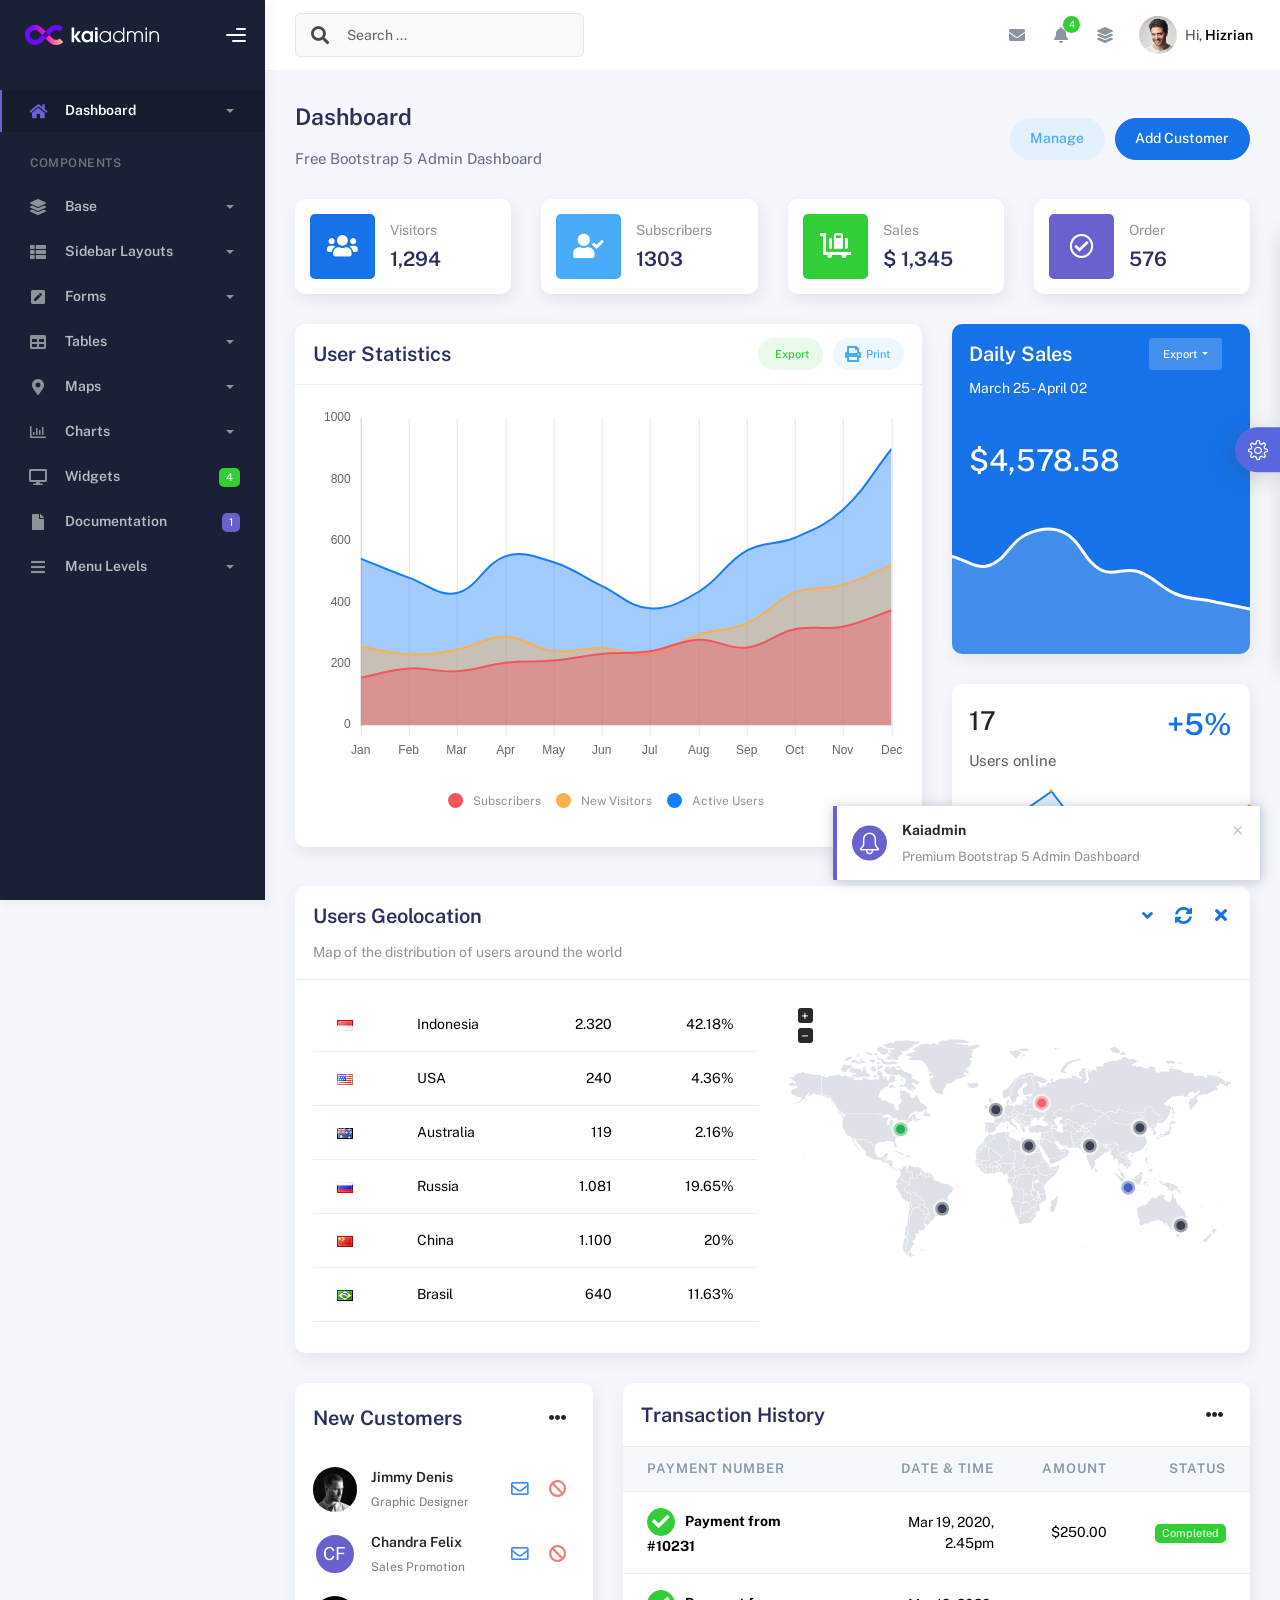
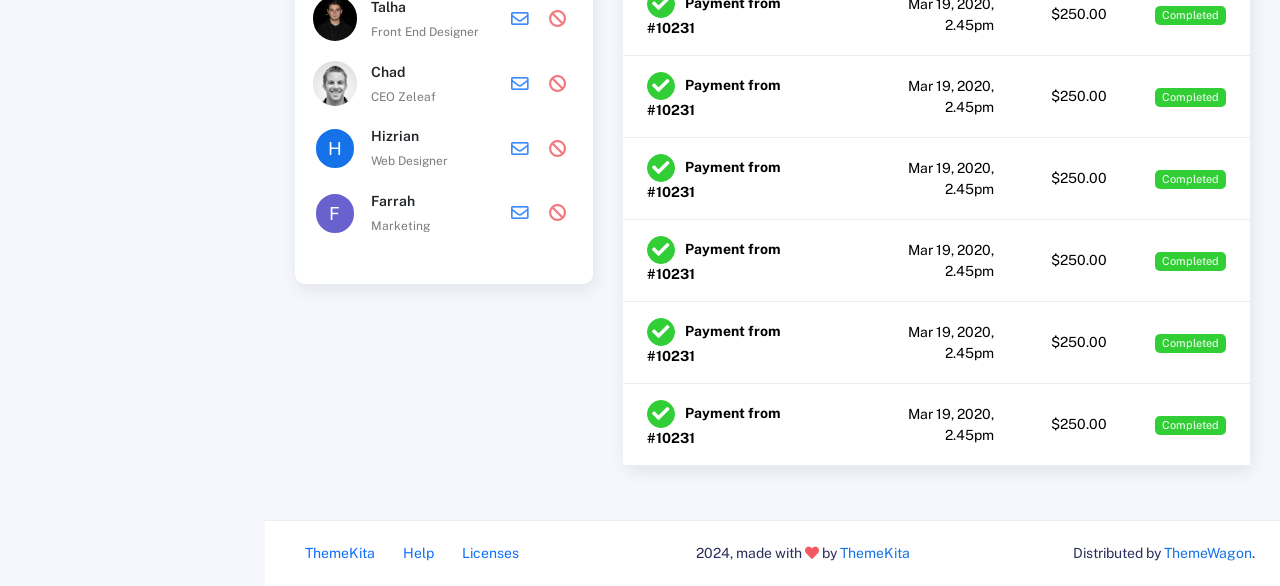
<file: LMS10_1/wwwroot/Admin/index.html>
<!DOCTYPE html>
<html lang="en">
  <head>
    <meta http-equiv="X-UA-Compatible" content="IE=edge" />
    <title>Kaiadmin - Bootstrap 5 Admin Dashboard</title>
    <meta
      content="width=device-width, initial-scale=1.0, shrink-to-fit=no"
      name="viewport"
    />
    <link
      rel="icon"
      href="assets/img/kaiadmin/favicon.ico"
      type="image/x-icon"
    />

    <!-- Fonts and icons -->
    <script src="assets/js/plugin/webfont/webfont.min.js"></script>
    <script>
      WebFont.load({
        google: { families: ["Public Sans:300,400,500,600,700"] },
        custom: {
          families: [
            "Font Awesome 5 Solid",
            "Font Awesome 5 Regular",
            "Font Awesome 5 Brands",
            "simple-line-icons",
          ],
          urls: ["assets/css/fonts.min.css"],
        },
        active: function () {
          sessionStorage.fonts = true;
        },
      });
    </script>

    <!-- CSS Files -->
    <link rel="stylesheet" href="assets/css/bootstrap.min.css" />
    <link rel="stylesheet" href="assets/css/plugins.min.css" />
    <link rel="stylesheet" href="assets/css/kaiadmin.min.css" />

    <!-- CSS Just for demo purpose, don't include it in your project -->
    <link rel="stylesheet" href="assets/css/demo.css" />
  </head>
  <body>
    <div class="wrapper">
      <!-- Sidebar -->
      <div class="sidebar" data-background-color="dark">
        <div class="sidebar-logo">
          <!-- Logo Header -->
          <div class="logo-header" data-background-color="dark">
            <a href="index.html" class="logo">
              <img
                src="assets/img/kaiadmin/logo_light.svg"
                alt="navbar brand"
                class="navbar-brand"
                height="20"
              />
            </a>
            <div class="nav-toggle">
              <button class="btn btn-toggle toggle-sidebar">
                <i class="gg-menu-right"></i>
              </button>
              <button class="btn btn-toggle sidenav-toggler">
                <i class="gg-menu-left"></i>
              </button>
            </div>
            <button class="topbar-toggler more">
              <i class="gg-more-vertical-alt"></i>
            </button>
          </div>
          <!-- End Logo Header -->
        </div>
        <div class="sidebar-wrapper scrollbar scrollbar-inner">
          <div class="sidebar-content">
            <ul class="nav nav-secondary">
              <li class="nav-item active">
                <a
                  data-bs-toggle="collapse"
                  href="#dashboard"
                  class="collapsed"
                  aria-expanded="false"
                >
                  <i class="fas fa-home"></i>
                  <p>Dashboard</p>
                  <span class="caret"></span>
                </a>
                <div class="collapse" id="dashboard">
                  <ul class="nav nav-collapse">
                    <li>
                      <a href="../demo1/index.html">
                        <span class="sub-item">Dashboard 1</span>
                      </a>
                    </li>
                  </ul>
                </div>
              </li>
              <li class="nav-section">
                <span class="sidebar-mini-icon">
                  <i class="fa fa-ellipsis-h"></i>
                </span>
                <h4 class="text-section">Components</h4>
              </li>
              <li class="nav-item">
                <a data-bs-toggle="collapse" href="#base">
                  <i class="fas fa-layer-group"></i>
                  <p>Base</p>
                  <span class="caret"></span>
                </a>
                <div class="collapse" id="base">
                  <ul class="nav nav-collapse">
                    <li>
                      <a href="components/avatars.html">
                        <span class="sub-item">Avatars</span>
                      </a>
                    </li>
                    <li>
                      <a href="components/buttons.html">
                        <span class="sub-item">Buttons</span>
                      </a>
                    </li>
                    <li>
                      <a href="components/gridsystem.html">
                        <span class="sub-item">Grid System</span>
                      </a>
                    </li>
                    <li>
                      <a href="components/panels.html">
                        <span class="sub-item">Panels</span>
                      </a>
                    </li>
                    <li>
                      <a href="components/notifications.html">
                        <span class="sub-item">Notifications</span>
                      </a>
                    </li>
                    <li>
                      <a href="components/sweetalert.html">
                        <span class="sub-item">Sweet Alert</span>
                      </a>
                    </li>
                    <li>
                      <a href="components/font-awesome-icons.html">
                        <span class="sub-item">Font Awesome Icons</span>
                      </a>
                    </li>
                    <li>
                      <a href="components/simple-line-icons.html">
                        <span class="sub-item">Simple Line Icons</span>
                      </a>
                    </li>
                    <li>
                      <a href="components/typography.html">
                        <span class="sub-item">Typography</span>
                      </a>
                    </li>
                  </ul>
                </div>
              </li>
              <li class="nav-item">
                <a data-bs-toggle="collapse" href="#sidebarLayouts">
                  <i class="fas fa-th-list"></i>
                  <p>Sidebar Layouts</p>
                  <span class="caret"></span>
                </a>
                <div class="collapse" id="sidebarLayouts">
                  <ul class="nav nav-collapse">
                    <li>
                      <a href="sidebar-style-2.html">
                        <span class="sub-item">Sidebar Style 2</span>
                      </a>
                    </li>
                    <li>
                      <a href="icon-menu.html">
                        <span class="sub-item">Icon Menu</span>
                      </a>
                    </li>
                  </ul>
                </div>
              </li>
              <li class="nav-item">
                <a data-bs-toggle="collapse" href="#forms">
                  <i class="fas fa-pen-square"></i>
                  <p>Forms</p>
                  <span class="caret"></span>
                </a>
                <div class="collapse" id="forms">
                  <ul class="nav nav-collapse">
                    <li>
                      <a href="forms/forms.html">
                        <span class="sub-item">Basic Form</span>
                      </a>
                    </li>
                  </ul>
                </div>
              </li>
              <li class="nav-item">
                <a data-bs-toggle="collapse" href="#tables">
                  <i class="fas fa-table"></i>
                  <p>Tables</p>
                  <span class="caret"></span>
                </a>
                <div class="collapse" id="tables">
                  <ul class="nav nav-collapse">
                    <li>
                      <a href="tables/tables.html">
                        <span class="sub-item">Basic Table</span>
                      </a>
                    </li>
                    <li>
                      <a href="tables/datatables.html">
                        <span class="sub-item">Datatables</span>
                      </a>
                    </li>
                  </ul>
                </div>
              </li>
              <li class="nav-item">
                <a data-bs-toggle="collapse" href="#maps">
                  <i class="fas fa-map-marker-alt"></i>
                  <p>Maps</p>
                  <span class="caret"></span>
                </a>
                <div class="collapse" id="maps">
                  <ul class="nav nav-collapse">
                    <li>
                      <a href="maps/googlemaps.html">
                        <span class="sub-item">Google Maps</span>
                      </a>
                    </li>
                    <li>
                      <a href="maps/jsvectormap.html">
                        <span class="sub-item">Jsvectormap</span>
                      </a>
                    </li>
                  </ul>
                </div>
              </li>
              <li class="nav-item">
                <a data-bs-toggle="collapse" href="#charts">
                  <i class="far fa-chart-bar"></i>
                  <p>Charts</p>
                  <span class="caret"></span>
                </a>
                <div class="collapse" id="charts">
                  <ul class="nav nav-collapse">
                    <li>
                      <a href="charts/charts.html">
                        <span class="sub-item">Chart Js</span>
                      </a>
                    </li>
                    <li>
                      <a href="charts/sparkline.html">
                        <span class="sub-item">Sparkline</span>
                      </a>
                    </li>
                  </ul>
                </div>
              </li>
              <li class="nav-item">
                <a href="widgets.html">
                  <i class="fas fa-desktop"></i>
                  <p>Widgets</p>
                  <span class="badge badge-success">4</span>
                </a>
              </li>
              <li class="nav-item">
                <a href="../../documentation/index.html">
                  <i class="fas fa-file"></i>
                  <p>Documentation</p>
                  <span class="badge badge-secondary">1</span>
                </a>
              </li>
              <li class="nav-item">
                <a data-bs-toggle="collapse" href="#submenu">
                  <i class="fas fa-bars"></i>
                  <p>Menu Levels</p>
                  <span class="caret"></span>
                </a>
                <div class="collapse" id="submenu">
                  <ul class="nav nav-collapse">
                    <li>
                      <a data-bs-toggle="collapse" href="#subnav1">
                        <span class="sub-item">Level 1</span>
                        <span class="caret"></span>
                      </a>
                      <div class="collapse" id="subnav1">
                        <ul class="nav nav-collapse subnav">
                          <li>
                            <a href="#">
                              <span class="sub-item">Level 2</span>
                            </a>
                          </li>
                          <li>
                            <a href="#">
                              <span class="sub-item">Level 2</span>
                            </a>
                          </li>
                        </ul>
                      </div>
                    </li>
                    <li>
                      <a data-bs-toggle="collapse" href="#subnav2">
                        <span class="sub-item">Level 1</span>
                        <span class="caret"></span>
                      </a>
                      <div class="collapse" id="subnav2">
                        <ul class="nav nav-collapse subnav">
                          <li>
                            <a href="#">
                              <span class="sub-item">Level 2</span>
                            </a>
                          </li>
                        </ul>
                      </div>
                    </li>
                    <li>
                      <a href="#">
                        <span class="sub-item">Level 1</span>
                      </a>
                    </li>
                  </ul>
                </div>
              </li>
            </ul>
          </div>
        </div>
      </div>
      <!-- End Sidebar -->

      <div class="main-panel">
        <div class="main-header">
          <div class="main-header-logo">
            <!-- Logo Header -->
            <div class="logo-header" data-background-color="dark">
              <a href="index.html" class="logo">
                <img
                  src="assets/img/kaiadmin/logo_light.svg"
                  alt="navbar brand"
                  class="navbar-brand"
                  height="20"
                />
              </a>
              <div class="nav-toggle">
                <button class="btn btn-toggle toggle-sidebar">
                  <i class="gg-menu-right"></i>
                </button>
                <button class="btn btn-toggle sidenav-toggler">
                  <i class="gg-menu-left"></i>
                </button>
              </div>
              <button class="topbar-toggler more">
                <i class="gg-more-vertical-alt"></i>
              </button>
            </div>
            <!-- End Logo Header -->
          </div>
          <!-- Navbar Header -->
          <nav
            class="navbar navbar-header navbar-header-transparent navbar-expand-lg border-bottom"
          >
            <div class="container-fluid">
              <nav
                class="navbar navbar-header-left navbar-expand-lg navbar-form nav-search p-0 d-none d-lg-flex"
              >
                <div class="input-group">
                  <div class="input-group-prepend">
                    <button type="submit" class="btn btn-search pe-1">
                      <i class="fa fa-search search-icon"></i>
                    </button>
                  </div>
                  <input
                    type="text"
                    placeholder="Search ..."
                    class="form-control"
                  />
                </div>
              </nav>

              <ul class="navbar-nav topbar-nav ms-md-auto align-items-center">
                <li
                  class="nav-item topbar-icon dropdown hidden-caret d-flex d-lg-none"
                >
                  <a
                    class="nav-link dropdown-toggle"
                    data-bs-toggle="dropdown"
                    href="#"
                    role="button"
                    aria-expanded="false"
                    aria-haspopup="true"
                  >
                    <i class="fa fa-search"></i>
                  </a>
                  <ul class="dropdown-menu dropdown-search animated fadeIn">
                    <form class="navbar-left navbar-form nav-search">
                      <div class="input-group">
                        <input
                          type="text"
                          placeholder="Search ..."
                          class="form-control"
                        />
                      </div>
                    </form>
                  </ul>
                </li>
                <li class="nav-item topbar-icon dropdown hidden-caret">
                  <a
                    class="nav-link dropdown-toggle"
                    href="#"
                    id="messageDropdown"
                    role="button"
                    data-bs-toggle="dropdown"
                    aria-haspopup="true"
                    aria-expanded="false"
                  >
                    <i class="fa fa-envelope"></i>
                  </a>
                  <ul
                    class="dropdown-menu messages-notif-box animated fadeIn"
                    aria-labelledby="messageDropdown"
                  >
                    <li>
                      <div
                        class="dropdown-title d-flex justify-content-between align-items-center"
                      >
                        Messages
                        <a href="#" class="small">Mark all as read</a>
                      </div>
                    </li>
                    <li>
                      <div class="message-notif-scroll scrollbar-outer">
                        <div class="notif-center">
                          <a href="#">
                            <div class="notif-img">
                              <img
                                src="assets/img/jm_denis.jpg"
                                alt="Img Profile"
                              />
                            </div>
                            <div class="notif-content">
                              <span class="subject">Jimmy Denis</span>
                              <span class="block"> How are you ? </span>
                              <span class="time">5 minutes ago</span>
                            </div>
                          </a>
                          <a href="#">
                            <div class="notif-img">
                              <img
                                src="assets/img/chadengle.jpg"
                                alt="Img Profile"
                              />
                            </div>
                            <div class="notif-content">
                              <span class="subject">Chad</span>
                              <span class="block"> Ok, Thanks ! </span>
                              <span class="time">12 minutes ago</span>
                            </div>
                          </a>
                          <a href="#">
                            <div class="notif-img">
                              <img
                                src="assets/img/mlane.jpg"
                                alt="Img Profile"
                              />
                            </div>
                            <div class="notif-content">
                              <span class="subject">Jhon Doe</span>
                              <span class="block">
                                Ready for the meeting today...
                              </span>
                              <span class="time">12 minutes ago</span>
                            </div>
                          </a>
                          <a href="#">
                            <div class="notif-img">
                              <img
                                src="assets/img/talha.jpg"
                                alt="Img Profile"
                              />
                            </div>
                            <div class="notif-content">
                              <span class="subject">Talha</span>
                              <span class="block"> Hi, Apa Kabar ? </span>
                              <span class="time">17 minutes ago</span>
                            </div>
                          </a>
                        </div>
                      </div>
                    </li>
                    <li>
                      <a class="see-all" href="javascript:void(0);"
                        >See all messages<i class="fa fa-angle-right"></i>
                      </a>
                    </li>
                  </ul>
                </li>
                <li class="nav-item topbar-icon dropdown hidden-caret">
                  <a
                    class="nav-link dropdown-toggle"
                    href="#"
                    id="notifDropdown"
                    role="button"
                    data-bs-toggle="dropdown"
                    aria-haspopup="true"
                    aria-expanded="false"
                  >
                    <i class="fa fa-bell"></i>
                    <span class="notification">4</span>
                  </a>
                  <ul
                    class="dropdown-menu notif-box animated fadeIn"
                    aria-labelledby="notifDropdown"
                  >
                    <li>
                      <div class="dropdown-title">
                        You have 4 new notification
                      </div>
                    </li>
                    <li>
                      <div class="notif-scroll scrollbar-outer">
                        <div class="notif-center">
                          <a href="#">
                            <div class="notif-icon notif-primary">
                              <i class="fa fa-user-plus"></i>
                            </div>
                            <div class="notif-content">
                              <span class="block"> New user registered </span>
                              <span class="time">5 minutes ago</span>
                            </div>
                          </a>
                          <a href="#">
                            <div class="notif-icon notif-success">
                              <i class="fa fa-comment"></i>
                            </div>
                            <div class="notif-content">
                              <span class="block">
                                Rahmad commented on Admin
                              </span>
                              <span class="time">12 minutes ago</span>
                            </div>
                          </a>
                          <a href="#">
                            <div class="notif-img">
                              <img
                                src="assets/img/profile2.jpg"
                                alt="Img Profile"
                              />
                            </div>
                            <div class="notif-content">
                              <span class="block">
                                Reza send messages to you
                              </span>
                              <span class="time">12 minutes ago</span>
                            </div>
                          </a>
                          <a href="#">
                            <div class="notif-icon notif-danger">
                              <i class="fa fa-heart"></i>
                            </div>
                            <div class="notif-content">
                              <span class="block"> Farrah liked Admin </span>
                              <span class="time">17 minutes ago</span>
                            </div>
                          </a>
                        </div>
                      </div>
                    </li>
                    <li>
                      <a class="see-all" href="javascript:void(0);"
                        >See all notifications<i class="fa fa-angle-right"></i>
                      </a>
                    </li>
                  </ul>
                </li>
                <li class="nav-item topbar-icon dropdown hidden-caret">
                  <a
                    class="nav-link"
                    data-bs-toggle="dropdown"
                    href="#"
                    aria-expanded="false"
                  >
                    <i class="fas fa-layer-group"></i>
                  </a>
                  <div class="dropdown-menu quick-actions animated fadeIn">
                    <div class="quick-actions-header">
                      <span class="title mb-1">Quick Actions</span>
                      <span class="subtitle op-7">Shortcuts</span>
                    </div>
                    <div class="quick-actions-scroll scrollbar-outer">
                      <div class="quick-actions-items">
                        <div class="row m-0">
                          <a class="col-6 col-md-4 p-0" href="#">
                            <div class="quick-actions-item">
                              <div class="avatar-item bg-danger rounded-circle">
                                <i class="far fa-calendar-alt"></i>
                              </div>
                              <span class="text">Calendar</span>
                            </div>
                          </a>
                          <a class="col-6 col-md-4 p-0" href="#">
                            <div class="quick-actions-item">
                              <div
                                class="avatar-item bg-warning rounded-circle"
                              >
                                <i class="fas fa-map"></i>
                              </div>
                              <span class="text">Maps</span>
                            </div>
                          </a>
                          <a class="col-6 col-md-4 p-0" href="#">
                            <div class="quick-actions-item">
                              <div class="avatar-item bg-info rounded-circle">
                                <i class="fas fa-file-excel"></i>
                              </div>
                              <span class="text">Reports</span>
                            </div>
                          </a>
                          <a class="col-6 col-md-4 p-0" href="#">
                            <div class="quick-actions-item">
                              <div
                                class="avatar-item bg-success rounded-circle"
                              >
                                <i class="fas fa-envelope"></i>
                              </div>
                              <span class="text">Emails</span>
                            </div>
                          </a>
                          <a class="col-6 col-md-4 p-0" href="#">
                            <div class="quick-actions-item">
                              <div
                                class="avatar-item bg-primary rounded-circle"
                              >
                                <i class="fas fa-file-invoice-dollar"></i>
                              </div>
                              <span class="text">Invoice</span>
                            </div>
                          </a>
                          <a class="col-6 col-md-4 p-0" href="#">
                            <div class="quick-actions-item">
                              <div
                                class="avatar-item bg-secondary rounded-circle"
                              >
                                <i class="fas fa-credit-card"></i>
                              </div>
                              <span class="text">Payments</span>
                            </div>
                          </a>
                        </div>
                      </div>
                    </div>
                  </div>
                </li>

                <li class="nav-item topbar-user dropdown hidden-caret">
                  <a
                    class="dropdown-toggle profile-pic"
                    data-bs-toggle="dropdown"
                    href="#"
                    aria-expanded="false"
                  >
                    <div class="avatar-sm">
                      <img
                        src="assets/img/profile.jpg"
                        alt="..."
                        class="avatar-img rounded-circle"
                      />
                    </div>
                    <span class="profile-username">
                      <span class="op-7">Hi,</span>
                      <span class="fw-bold">Hizrian</span>
                    </span>
                  </a>
                  <ul class="dropdown-menu dropdown-user animated fadeIn">
                    <div class="dropdown-user-scroll scrollbar-outer">
                      <li>
                        <div class="user-box">
                          <div class="avatar-lg">
                            <img
                              src="assets/img/profile.jpg"
                              alt="image profile"
                              class="avatar-img rounded"
                            />
                          </div>
                          <div class="u-text">
                            <h4>Hizrian</h4>
                            <p class="text-muted">hello@example.com</p>
                            <a
                              href="profile.html"
                              class="btn btn-xs btn-secondary btn-sm"
                              >View Profile</a
                            >
                          </div>
                        </div>
                      </li>
                      <li>
                        <div class="dropdown-divider"></div>
                        <a class="dropdown-item" href="#">My Profile</a>
                        <a class="dropdown-item" href="#">My Balance</a>
                        <a class="dropdown-item" href="#">Inbox</a>
                        <div class="dropdown-divider"></div>
                        <a class="dropdown-item" href="#">Account Setting</a>
                        <div class="dropdown-divider"></div>
                        <a class="dropdown-item" href="#">Logout</a>
                      </li>
                    </div>
                  </ul>
                </li>
              </ul>
            </div>
          </nav>
          <!-- End Navbar -->
        </div>

        <div class="container">
          <div class="page-inner">
            <div
              class="d-flex align-items-left align-items-md-center flex-column flex-md-row pt-2 pb-4"
            >
              <div>
                <h3 class="fw-bold mb-3">Dashboard</h3>
                <h6 class="op-7 mb-2">Free Bootstrap 5 Admin Dashboard</h6>
              </div>
              <div class="ms-md-auto py-2 py-md-0">
                <a href="#" class="btn btn-label-info btn-round me-2">Manage</a>
                <a href="#" class="btn btn-primary btn-round">Add Customer</a>
              </div>
            </div>
            <div class="row">
              <div class="col-sm-6 col-md-3">
                <div class="card card-stats card-round">
                  <div class="card-body">
                    <div class="row align-items-center">
                      <div class="col-icon">
                        <div
                          class="icon-big text-center icon-primary bubble-shadow-small"
                        >
                          <i class="fas fa-users"></i>
                        </div>
                      </div>
                      <div class="col col-stats ms-3 ms-sm-0">
                        <div class="numbers">
                          <p class="card-category">Visitors</p>
                          <h4 class="card-title">1,294</h4>
                        </div>
                      </div>
                    </div>
                  </div>
                </div>
              </div>
              <div class="col-sm-6 col-md-3">
                <div class="card card-stats card-round">
                  <div class="card-body">
                    <div class="row align-items-center">
                      <div class="col-icon">
                        <div
                          class="icon-big text-center icon-info bubble-shadow-small"
                        >
                          <i class="fas fa-user-check"></i>
                        </div>
                      </div>
                      <div class="col col-stats ms-3 ms-sm-0">
                        <div class="numbers">
                          <p class="card-category">Subscribers</p>
                          <h4 class="card-title">1303</h4>
                        </div>
                      </div>
                    </div>
                  </div>
                </div>
              </div>
              <div class="col-sm-6 col-md-3">
                <div class="card card-stats card-round">
                  <div class="card-body">
                    <div class="row align-items-center">
                      <div class="col-icon">
                        <div
                          class="icon-big text-center icon-success bubble-shadow-small"
                        >
                          <i class="fas fa-luggage-cart"></i>
                        </div>
                      </div>
                      <div class="col col-stats ms-3 ms-sm-0">
                        <div class="numbers">
                          <p class="card-category">Sales</p>
                          <h4 class="card-title">$ 1,345</h4>
                        </div>
                      </div>
                    </div>
                  </div>
                </div>
              </div>
              <div class="col-sm-6 col-md-3">
                <div class="card card-stats card-round">
                  <div class="card-body">
                    <div class="row align-items-center">
                      <div class="col-icon">
                        <div
                          class="icon-big text-center icon-secondary bubble-shadow-small"
                        >
                          <i class="far fa-check-circle"></i>
                        </div>
                      </div>
                      <div class="col col-stats ms-3 ms-sm-0">
                        <div class="numbers">
                          <p class="card-category">Order</p>
                          <h4 class="card-title">576</h4>
                        </div>
                      </div>
                    </div>
                  </div>
                </div>
              </div>
            </div>
            <div class="row">
              <div class="col-md-8">
                <div class="card card-round">
                  <div class="card-header">
                    <div class="card-head-row">
                      <div class="card-title">User Statistics</div>
                      <div class="card-tools">
                        <a
                          href="#"
                          class="btn btn-label-success btn-round btn-sm me-2"
                        >
                          <span class="btn-label">
                            <i class="fa fa-pencil"></i>
                          </span>
                          Export
                        </a>
                        <a href="#" class="btn btn-label-info btn-round btn-sm">
                          <span class="btn-label">
                            <i class="fa fa-print"></i>
                          </span>
                          Print
                        </a>
                      </div>
                    </div>
                  </div>
                  <div class="card-body">
                    <div class="chart-container" style="min-height: 375px">
                      <canvas id="statisticsChart"></canvas>
                    </div>
                    <div id="myChartLegend"></div>
                  </div>
                </div>
              </div>
              <div class="col-md-4">
                <div class="card card-primary card-round">
                  <div class="card-header">
                    <div class="card-head-row">
                      <div class="card-title">Daily Sales</div>
                      <div class="card-tools">
                        <div class="dropdown">
                          <button
                            class="btn btn-sm btn-label-light dropdown-toggle"
                            type="button"
                            id="dropdownMenuButton"
                            data-bs-toggle="dropdown"
                            aria-haspopup="true"
                            aria-expanded="false"
                          >
                            Export
                          </button>
                          <div
                            class="dropdown-menu"
                            aria-labelledby="dropdownMenuButton"
                          >
                            <a class="dropdown-item" href="#">Action</a>
                            <a class="dropdown-item" href="#">Another action</a>
                            <a class="dropdown-item" href="#"
                              >Something else here</a
                            >
                          </div>
                        </div>
                      </div>
                    </div>
                    <div class="card-category">March 25 - April 02</div>
                  </div>
                  <div class="card-body pb-0">
                    <div class="mb-4 mt-2">
                      <h1>$4,578.58</h1>
                    </div>
                    <div class="pull-in">
                      <canvas id="dailySalesChart"></canvas>
                    </div>
                  </div>
                </div>
                <div class="card card-round">
                  <div class="card-body pb-0">
                    <div class="h1 fw-bold float-end text-primary">+5%</div>
                    <h2 class="mb-2">17</h2>
                    <p class="text-muted">Users online</p>
                    <div class="pull-in sparkline-fix">
                      <div id="lineChart"></div>
                    </div>
                  </div>
                </div>
              </div>
            </div>
            <div class="row">
              <div class="col-md-12">
                <div class="card card-round">
                  <div class="card-header">
                    <div class="card-head-row card-tools-still-right">
                      <h4 class="card-title">Users Geolocation</h4>
                      <div class="card-tools">
                        <button
                          class="btn btn-icon btn-link btn-primary btn-xs"
                        >
                          <span class="fa fa-angle-down"></span>
                        </button>
                        <button
                          class="btn btn-icon btn-link btn-primary btn-xs btn-refresh-card"
                        >
                          <span class="fa fa-sync-alt"></span>
                        </button>
                        <button
                          class="btn btn-icon btn-link btn-primary btn-xs"
                        >
                          <span class="fa fa-times"></span>
                        </button>
                      </div>
                    </div>
                    <p class="card-category">
                      Map of the distribution of users around the world
                    </p>
                  </div>
                  <div class="card-body">
                    <div class="row">
                      <div class="col-md-6">
                        <div class="table-responsive table-hover table-sales">
                          <table class="table">
                            <tbody>
                              <tr>
                                <td>
                                  <div class="flag">
                                    <img
                                      src="assets/img/flags/id.png"
                                      alt="indonesia"
                                    />
                                  </div>
                                </td>
                                <td>Indonesia</td>
                                <td class="text-end">2.320</td>
                                <td class="text-end">42.18%</td>
                              </tr>
                              <tr>
                                <td>
                                  <div class="flag">
                                    <img
                                      src="assets/img/flags/us.png"
                                      alt="united states"
                                    />
                                  </div>
                                </td>
                                <td>USA</td>
                                <td class="text-end">240</td>
                                <td class="text-end">4.36%</td>
                              </tr>
                              <tr>
                                <td>
                                  <div class="flag">
                                    <img
                                      src="assets/img/flags/au.png"
                                      alt="australia"
                                    />
                                  </div>
                                </td>
                                <td>Australia</td>
                                <td class="text-end">119</td>
                                <td class="text-end">2.16%</td>
                              </tr>
                              <tr>
                                <td>
                                  <div class="flag">
                                    <img
                                      src="assets/img/flags/ru.png"
                                      alt="russia"
                                    />
                                  </div>
                                </td>
                                <td>Russia</td>
                                <td class="text-end">1.081</td>
                                <td class="text-end">19.65%</td>
                              </tr>
                              <tr>
                                <td>
                                  <div class="flag">
                                    <img
                                      src="assets/img/flags/cn.png"
                                      alt="china"
                                    />
                                  </div>
                                </td>
                                <td>China</td>
                                <td class="text-end">1.100</td>
                                <td class="text-end">20%</td>
                              </tr>
                              <tr>
                                <td>
                                  <div class="flag">
                                    <img
                                      src="assets/img/flags/br.png"
                                      alt="brazil"
                                    />
                                  </div>
                                </td>
                                <td>Brasil</td>
                                <td class="text-end">640</td>
                                <td class="text-end">11.63%</td>
                              </tr>
                            </tbody>
                          </table>
                        </div>
                      </div>
                      <div class="col-md-6">
                        <div class="mapcontainer">
                          <div
                            id="world-map"
                            class="w-100"
                            style="height: 300px"
                          ></div>
                        </div>
                      </div>
                    </div>
                  </div>
                </div>
              </div>
            </div>
            <div class="row">
              <div class="col-md-4">
                <div class="card card-round">
                  <div class="card-body">
                    <div class="card-head-row card-tools-still-right">
                      <div class="card-title">New Customers</div>
                      <div class="card-tools">
                        <div class="dropdown">
                          <button
                            class="btn btn-icon btn-clean me-0"
                            type="button"
                            id="dropdownMenuButton"
                            data-bs-toggle="dropdown"
                            aria-haspopup="true"
                            aria-expanded="false"
                          >
                            <i class="fas fa-ellipsis-h"></i>
                          </button>
                          <div
                            class="dropdown-menu"
                            aria-labelledby="dropdownMenuButton"
                          >
                            <a class="dropdown-item" href="#">Action</a>
                            <a class="dropdown-item" href="#">Another action</a>
                            <a class="dropdown-item" href="#"
                              >Something else here</a
                            >
                          </div>
                        </div>
                      </div>
                    </div>
                    <div class="card-list py-4">
                      <div class="item-list">
                        <div class="avatar">
                          <img
                            src="assets/img/jm_denis.jpg"
                            alt="..."
                            class="avatar-img rounded-circle"
                          />
                        </div>
                        <div class="info-user ms-3">
                          <div class="username">Jimmy Denis</div>
                          <div class="status">Graphic Designer</div>
                        </div>
                        <button class="btn btn-icon btn-link op-8 me-1">
                          <i class="far fa-envelope"></i>
                        </button>
                        <button class="btn btn-icon btn-link btn-danger op-8">
                          <i class="fas fa-ban"></i>
                        </button>
                      </div>
                      <div class="item-list">
                        <div class="avatar">
                          <span
                            class="avatar-title rounded-circle border border-white"
                            >CF</span
                          >
                        </div>
                        <div class="info-user ms-3">
                          <div class="username">Chandra Felix</div>
                          <div class="status">Sales Promotion</div>
                        </div>
                        <button class="btn btn-icon btn-link op-8 me-1">
                          <i class="far fa-envelope"></i>
                        </button>
                        <button class="btn btn-icon btn-link btn-danger op-8">
                          <i class="fas fa-ban"></i>
                        </button>
                      </div>
                      <div class="item-list">
                        <div class="avatar">
                          <img
                            src="assets/img/talha.jpg"
                            alt="..."
                            class="avatar-img rounded-circle"
                          />
                        </div>
                        <div class="info-user ms-3">
                          <div class="username">Talha</div>
                          <div class="status">Front End Designer</div>
                        </div>
                        <button class="btn btn-icon btn-link op-8 me-1">
                          <i class="far fa-envelope"></i>
                        </button>
                        <button class="btn btn-icon btn-link btn-danger op-8">
                          <i class="fas fa-ban"></i>
                        </button>
                      </div>
                      <div class="item-list">
                        <div class="avatar">
                          <img
                            src="assets/img/chadengle.jpg"
                            alt="..."
                            class="avatar-img rounded-circle"
                          />
                        </div>
                        <div class="info-user ms-3">
                          <div class="username">Chad</div>
                          <div class="status">CEO Zeleaf</div>
                        </div>
                        <button class="btn btn-icon btn-link op-8 me-1">
                          <i class="far fa-envelope"></i>
                        </button>
                        <button class="btn btn-icon btn-link btn-danger op-8">
                          <i class="fas fa-ban"></i>
                        </button>
                      </div>
                      <div class="item-list">
                        <div class="avatar">
                          <span
                            class="avatar-title rounded-circle border border-white bg-primary"
                            >H</span
                          >
                        </div>
                        <div class="info-user ms-3">
                          <div class="username">Hizrian</div>
                          <div class="status">Web Designer</div>
                        </div>
                        <button class="btn btn-icon btn-link op-8 me-1">
                          <i class="far fa-envelope"></i>
                        </button>
                        <button class="btn btn-icon btn-link btn-danger op-8">
                          <i class="fas fa-ban"></i>
                        </button>
                      </div>
                      <div class="item-list">
                        <div class="avatar">
                          <span
                            class="avatar-title rounded-circle border border-white bg-secondary"
                            >F</span
                          >
                        </div>
                        <div class="info-user ms-3">
                          <div class="username">Farrah</div>
                          <div class="status">Marketing</div>
                        </div>
                        <button class="btn btn-icon btn-link op-8 me-1">
                          <i class="far fa-envelope"></i>
                        </button>
                        <button class="btn btn-icon btn-link btn-danger op-8">
                          <i class="fas fa-ban"></i>
                        </button>
                      </div>
                    </div>
                  </div>
                </div>
              </div>
              <div class="col-md-8">
                <div class="card card-round">
                  <div class="card-header">
                    <div class="card-head-row card-tools-still-right">
                      <div class="card-title">Transaction History</div>
                      <div class="card-tools">
                        <div class="dropdown">
                          <button
                            class="btn btn-icon btn-clean me-0"
                            type="button"
                            id="dropdownMenuButton"
                            data-bs-toggle="dropdown"
                            aria-haspopup="true"
                            aria-expanded="false"
                          >
                            <i class="fas fa-ellipsis-h"></i>
                          </button>
                          <div
                            class="dropdown-menu"
                            aria-labelledby="dropdownMenuButton"
                          >
                            <a class="dropdown-item" href="#">Action</a>
                            <a class="dropdown-item" href="#">Another action</a>
                            <a class="dropdown-item" href="#"
                              >Something else here</a
                            >
                          </div>
                        </div>
                      </div>
                    </div>
                  </div>
                  <div class="card-body p-0">
                    <div class="table-responsive">
                      <!-- Projects table -->
                      <table class="table align-items-center mb-0">
                        <thead class="thead-light">
                          <tr>
                            <th scope="col">Payment Number</th>
                            <th scope="col" class="text-end">Date & Time</th>
                            <th scope="col" class="text-end">Amount</th>
                            <th scope="col" class="text-end">Status</th>
                          </tr>
                        </thead>
                        <tbody>
                          <tr>
                            <th scope="row">
                              <button
                                class="btn btn-icon btn-round btn-success btn-sm me-2"
                              >
                                <i class="fa fa-check"></i>
                              </button>
                              Payment from #10231
                            </th>
                            <td class="text-end">Mar 19, 2020, 2.45pm</td>
                            <td class="text-end">$250.00</td>
                            <td class="text-end">
                              <span class="badge badge-success">Completed</span>
                            </td>
                          </tr>
                          <tr>
                            <th scope="row">
                              <button
                                class="btn btn-icon btn-round btn-success btn-sm me-2"
                              >
                                <i class="fa fa-check"></i>
                              </button>
                              Payment from #10231
                            </th>
                            <td class="text-end">Mar 19, 2020, 2.45pm</td>
                            <td class="text-end">$250.00</td>
                            <td class="text-end">
                              <span class="badge badge-success">Completed</span>
                            </td>
                          </tr>
                          <tr>
                            <th scope="row">
                              <button
                                class="btn btn-icon btn-round btn-success btn-sm me-2"
                              >
                                <i class="fa fa-check"></i>
                              </button>
                              Payment from #10231
                            </th>
                            <td class="text-end">Mar 19, 2020, 2.45pm</td>
                            <td class="text-end">$250.00</td>
                            <td class="text-end">
                              <span class="badge badge-success">Completed</span>
                            </td>
                          </tr>
                          <tr>
                            <th scope="row">
                              <button
                                class="btn btn-icon btn-round btn-success btn-sm me-2"
                              >
                                <i class="fa fa-check"></i>
                              </button>
                              Payment from #10231
                            </th>
                            <td class="text-end">Mar 19, 2020, 2.45pm</td>
                            <td class="text-end">$250.00</td>
                            <td class="text-end">
                              <span class="badge badge-success">Completed</span>
                            </td>
                          </tr>
                          <tr>
                            <th scope="row">
                              <button
                                class="btn btn-icon btn-round btn-success btn-sm me-2"
                              >
                                <i class="fa fa-check"></i>
                              </button>
                              Payment from #10231
                            </th>
                            <td class="text-end">Mar 19, 2020, 2.45pm</td>
                            <td class="text-end">$250.00</td>
                            <td class="text-end">
                              <span class="badge badge-success">Completed</span>
                            </td>
                          </tr>
                          <tr>
                            <th scope="row">
                              <button
                                class="btn btn-icon btn-round btn-success btn-sm me-2"
                              >
                                <i class="fa fa-check"></i>
                              </button>
                              Payment from #10231
                            </th>
                            <td class="text-end">Mar 19, 2020, 2.45pm</td>
                            <td class="text-end">$250.00</td>
                            <td class="text-end">
                              <span class="badge badge-success">Completed</span>
                            </td>
                          </tr>
                          <tr>
                            <th scope="row">
                              <button
                                class="btn btn-icon btn-round btn-success btn-sm me-2"
                              >
                                <i class="fa fa-check"></i>
                              </button>
                              Payment from #10231
                            </th>
                            <td class="text-end">Mar 19, 2020, 2.45pm</td>
                            <td class="text-end">$250.00</td>
                            <td class="text-end">
                              <span class="badge badge-success">Completed</span>
                            </td>
                          </tr>
                        </tbody>
                      </table>
                    </div>
                  </div>
                </div>
              </div>
            </div>
          </div>
        </div>

        <footer class="footer">
          <div class="container-fluid d-flex justify-content-between">
            <nav class="pull-left">
              <ul class="nav">
                <li class="nav-item">
                  <a class="nav-link" href="http://www.themekita.com">
                    ThemeKita
                  </a>
                </li>
                <li class="nav-item">
                  <a class="nav-link" href="#"> Help </a>
                </li>
                <li class="nav-item">
                  <a class="nav-link" href="#"> Licenses </a>
                </li>
              </ul>
            </nav>
            <div class="copyright">
              2024, made with <i class="fa fa-heart heart text-danger"></i> by
              <a href="http://www.themekita.com">ThemeKita</a>
            </div>
            <div>
              Distributed by
              <a target="_blank" href="https://themewagon.com/">ThemeWagon</a>.
            </div>
          </div>
        </footer>
      </div>

      <!-- Custom template | don't include it in your project! -->
      <div class="custom-template">
        <div class="title">Settings</div>
        <div class="custom-content">
          <div class="switcher">
            <div class="switch-block">
              <h4>Logo Header</h4>
              <div class="btnSwitch">
                <button
                  type="button"
                  class="selected changeLogoHeaderColor"
                  data-color="dark"
                ></button>
                <button
                  type="button"
                  class="changeLogoHeaderColor"
                  data-color="blue"
                ></button>
                <button
                  type="button"
                  class="changeLogoHeaderColor"
                  data-color="purple"
                ></button>
                <button
                  type="button"
                  class="changeLogoHeaderColor"
                  data-color="light-blue"
                ></button>
                <button
                  type="button"
                  class="changeLogoHeaderColor"
                  data-color="green"
                ></button>
                <button
                  type="button"
                  class="changeLogoHeaderColor"
                  data-color="orange"
                ></button>
                <button
                  type="button"
                  class="changeLogoHeaderColor"
                  data-color="red"
                ></button>
                <button
                  type="button"
                  class="changeLogoHeaderColor"
                  data-color="white"
                ></button>
                <br />
                <button
                  type="button"
                  class="changeLogoHeaderColor"
                  data-color="dark2"
                ></button>
                <button
                  type="button"
                  class="changeLogoHeaderColor"
                  data-color="blue2"
                ></button>
                <button
                  type="button"
                  class="changeLogoHeaderColor"
                  data-color="purple2"
                ></button>
                <button
                  type="button"
                  class="changeLogoHeaderColor"
                  data-color="light-blue2"
                ></button>
                <button
                  type="button"
                  class="changeLogoHeaderColor"
                  data-color="green2"
                ></button>
                <button
                  type="button"
                  class="changeLogoHeaderColor"
                  data-color="orange2"
                ></button>
                <button
                  type="button"
                  class="changeLogoHeaderColor"
                  data-color="red2"
                ></button>
              </div>
            </div>
            <div class="switch-block">
              <h4>Navbar Header</h4>
              <div class="btnSwitch">
                <button
                  type="button"
                  class="changeTopBarColor"
                  data-color="dark"
                ></button>
                <button
                  type="button"
                  class="changeTopBarColor"
                  data-color="blue"
                ></button>
                <button
                  type="button"
                  class="changeTopBarColor"
                  data-color="purple"
                ></button>
                <button
                  type="button"
                  class="changeTopBarColor"
                  data-color="light-blue"
                ></button>
                <button
                  type="button"
                  class="changeTopBarColor"
                  data-color="green"
                ></button>
                <button
                  type="button"
                  class="changeTopBarColor"
                  data-color="orange"
                ></button>
                <button
                  type="button"
                  class="changeTopBarColor"
                  data-color="red"
                ></button>
                <button
                  type="button"
                  class="selected changeTopBarColor"
                  data-color="white"
                ></button>
                <br />
                <button
                  type="button"
                  class="changeTopBarColor"
                  data-color="dark2"
                ></button>
                <button
                  type="button"
                  class="changeTopBarColor"
                  data-color="blue2"
                ></button>
                <button
                  type="button"
                  class="changeTopBarColor"
                  data-color="purple2"
                ></button>
                <button
                  type="button"
                  class="changeTopBarColor"
                  data-color="light-blue2"
                ></button>
                <button
                  type="button"
                  class="changeTopBarColor"
                  data-color="green2"
                ></button>
                <button
                  type="button"
                  class="changeTopBarColor"
                  data-color="orange2"
                ></button>
                <button
                  type="button"
                  class="changeTopBarColor"
                  data-color="red2"
                ></button>
              </div>
            </div>
            <div class="switch-block">
              <h4>Sidebar</h4>
              <div class="btnSwitch">
                <button
                  type="button"
                  class="changeSideBarColor"
                  data-color="white"
                ></button>
                <button
                  type="button"
                  class="selected changeSideBarColor"
                  data-color="dark"
                ></button>
                <button
                  type="button"
                  class="changeSideBarColor"
                  data-color="dark2"
                ></button>
              </div>
            </div>
          </div>
        </div>
        <div class="custom-toggle">
          <i class="icon-settings"></i>
        </div>
      </div>
      <!-- End Custom template -->
    </div>
    <!--   Core JS Files   -->
    <script src="assets/js/core/jquery-3.7.1.min.js"></script>
    <script src="assets/js/core/popper.min.js"></script>
    <script src="assets/js/core/bootstrap.min.js"></script>

    <!-- jQuery Scrollbar -->
    <script src="assets/js/plugin/jquery-scrollbar/jquery.scrollbar.min.js"></script>

    <!-- Chart JS -->
    <script src="assets/js/plugin/chart.js/chart.min.js"></script>

    <!-- jQuery Sparkline -->
    <script src="assets/js/plugin/jquery.sparkline/jquery.sparkline.min.js"></script>

    <!-- Chart Circle -->
    <script src="assets/js/plugin/chart-circle/circles.min.js"></script>

    <!-- Datatables -->
    <script src="assets/js/plugin/datatables/datatables.min.js"></script>

    <!-- Bootstrap Notify -->
    <script src="assets/js/plugin/bootstrap-notify/bootstrap-notify.min.js"></script>

    <!-- jQuery Vector Maps -->
    <script src="assets/js/plugin/jsvectormap/jsvectormap.min.js"></script>
    <script src="assets/js/plugin/jsvectormap/world.js"></script>

    <!-- Sweet Alert -->
    <script src="assets/js/plugin/sweetalert/sweetalert.min.js"></script>

    <!-- Kaiadmin JS -->
    <script src="assets/js/kaiadmin.min.js"></script>

    <!-- Kaiadmin DEMO methods, don't include it in your project! -->
    <script src="assets/js/setting-demo.js"></script>
    <script src="assets/js/demo.js"></script>
    <script>
      $("#lineChart").sparkline([102, 109, 120, 99, 110, 105, 115], {
        type: "line",
        height: "70",
        width: "100%",
        lineWidth: "2",
        lineColor: "#177dff",
        fillColor: "rgba(23, 125, 255, 0.14)",
      });

      $("#lineChart2").sparkline([99, 125, 122, 105, 110, 124, 115], {
        type: "line",
        height: "70",
        width: "100%",
        lineWidth: "2",
        lineColor: "#f3545d",
        fillColor: "rgba(243, 84, 93, .14)",
      });

      $("#lineChart3").sparkline([105, 103, 123, 100, 95, 105, 115], {
        type: "line",
        height: "70",
        width: "100%",
        lineWidth: "2",
        lineColor: "#ffa534",
        fillColor: "rgba(255, 165, 52, .14)",
      });
    </script>
  </body>
</html>
</file>
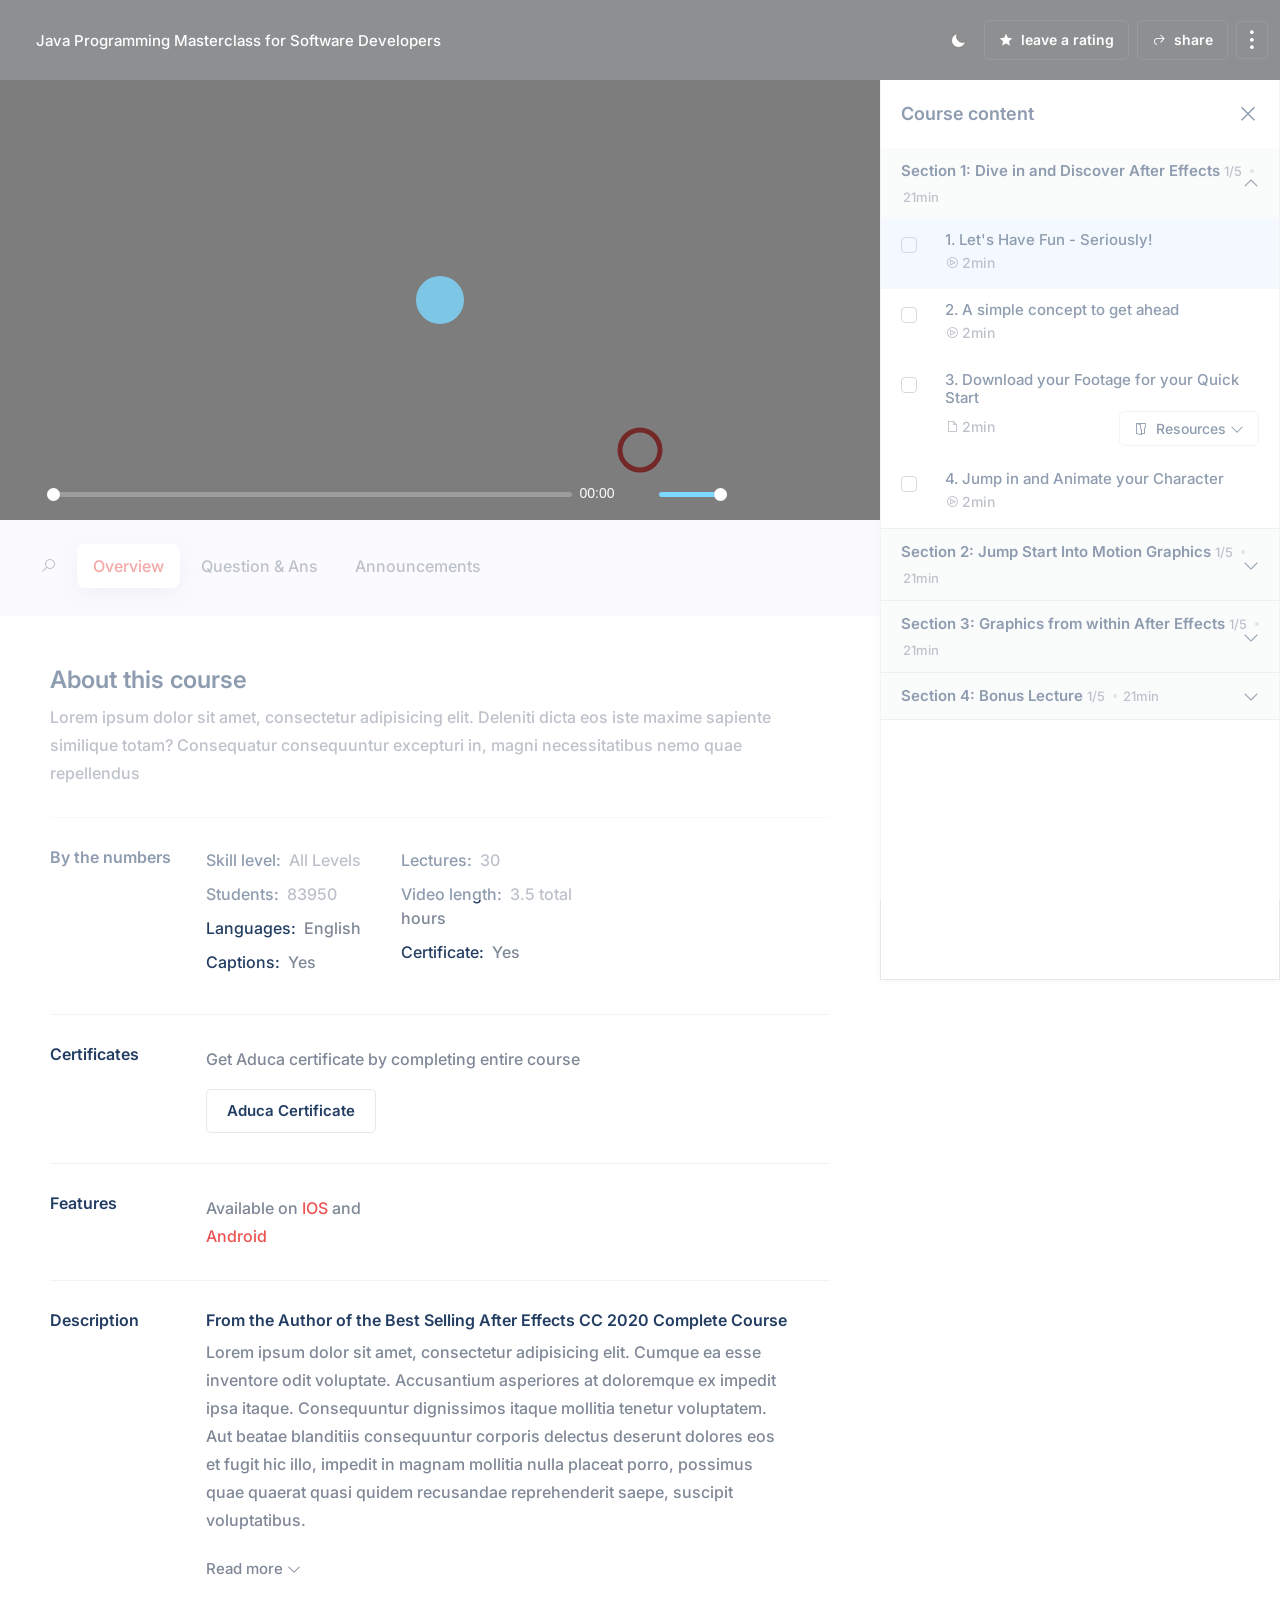
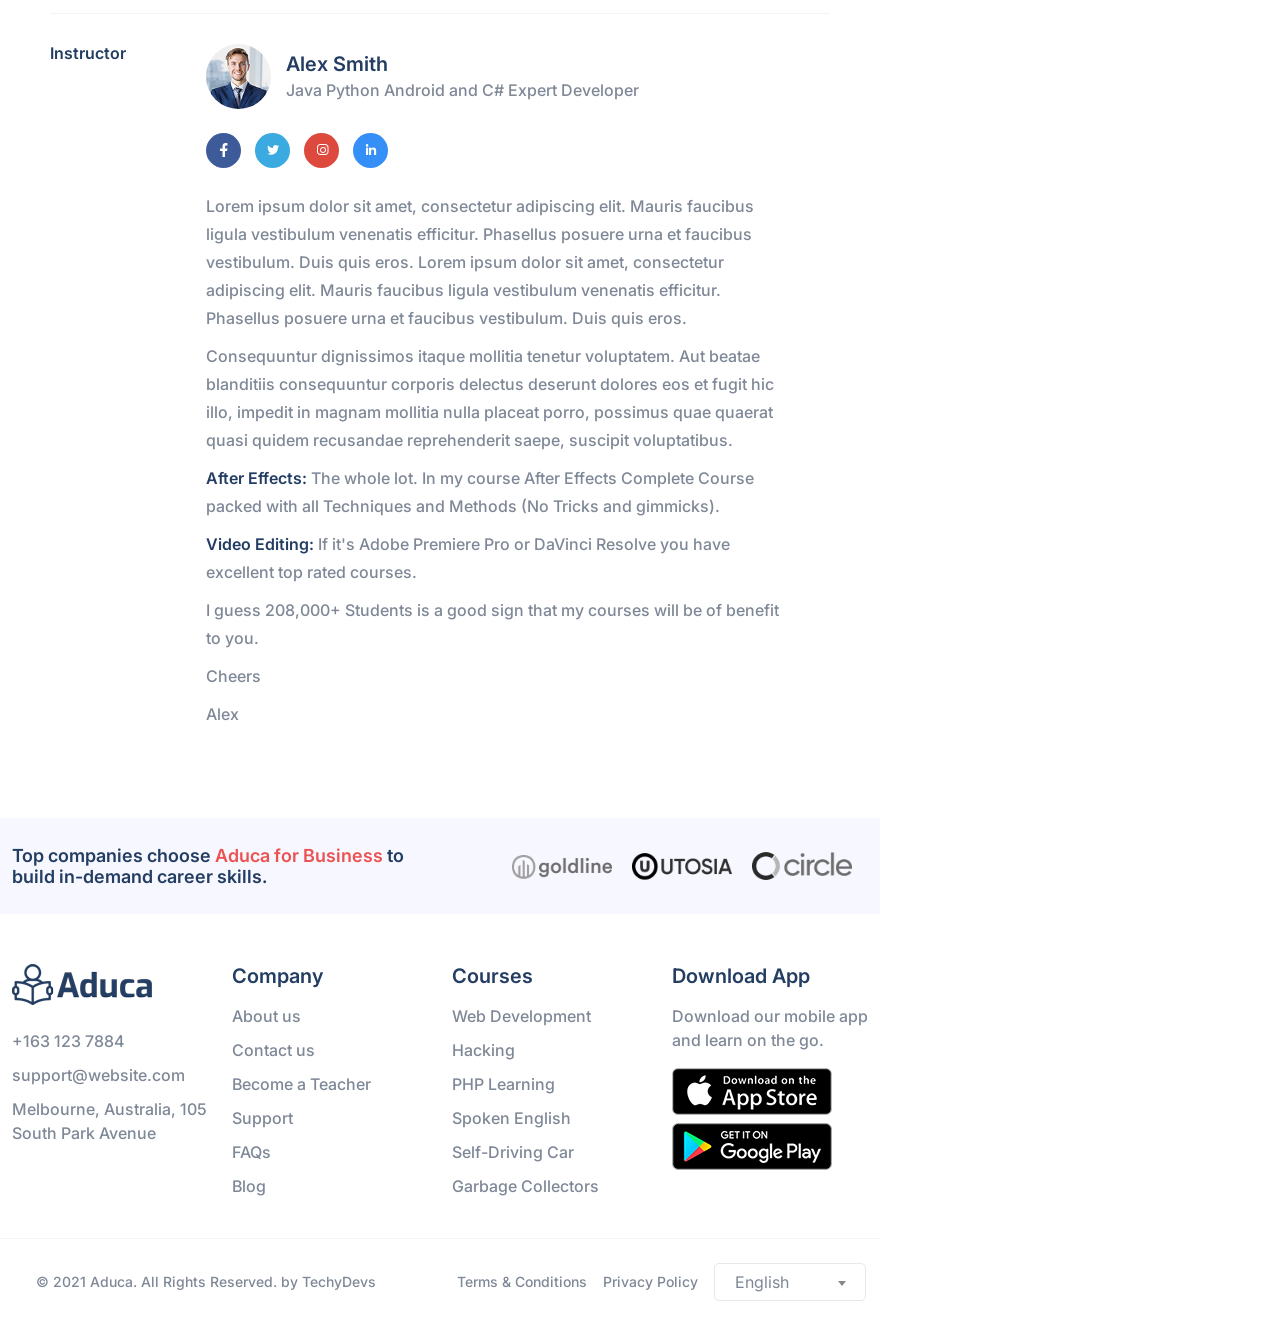
<file: LMS10_1/wwwroot/lesson-details.html>
<!DOCTYPE html>
<html lang="en">
  <head>
    <meta http-equiv="content-type" content="text/html; charset=utf-8" />
    <meta name="author" content="TechyDevs" />
    <meta name="viewport" content="width=device-width, initial-scale=1.0" />
    <meta http-equiv="X-UA-Compatible" content="ie=edge" />

    <title>Aduca - Education HTML Template</title>

    <!-- Google fonts -->
    <link rel="preconnect" href="https://fonts.gstatic.com" />
    <link
      href="https://fonts.googleapis.com/css2?family=Inter:wght@100;200;300;400;500;600;700;800&display=swap"
      rel="stylesheet"
    />

    <!-- Favicon -->
    <link rel="icon" sizes="16x16" href="images/favicon.png" />

    <!-- inject:css -->
    <link rel="stylesheet" href="css/bootstrap.min.css" />
    <link rel="stylesheet" href="css/line-awesome.css" />
    <link rel="stylesheet" href="css/animate.min.css" />
    <link rel="stylesheet" href="css/owl.carousel.min.css" />
    <link rel="stylesheet" href="css/owl.theme.default.min.css" />
    <link rel="stylesheet" href="css/select2.min.css" />
    <link rel="stylesheet" href="css/fancybox.css" />
    <link rel="stylesheet" href="css/animated-headline.css" />
    <link rel="stylesheet" href="css/plyr.css" />
    <link rel="stylesheet" href="css/jquery-te-1.4.0.css" />
    <link rel="stylesheet" href="css/style.css" />
    <!-- end inject -->
  </head>
  <body>
    <!-- start cssload-loader -->
    <div class="preloader">
      <div class="loader">
        <svg class="spinner" viewBox="0 0 50 50">
          <circle
            class="path"
            cx="25"
            cy="25"
            r="20"
            fill="none"
            stroke-width="5"
          ></circle>
        </svg>
      </div>
    </div>
    <!-- end cssload-loader -->

    <!--======================================
        START HEADER AREA
    ======================================-->
    <section class="header-menu-area">
      <div class="header-menu-content bg-dark">
        <div class="container-fluid">
          <div class="main-menu-content d-flex align-items-center">
            <div class="logo-box logo--box">
              <div class="theme-picker d-flex align-items-center">
                <button
                  class="theme-picker-btn dark-mode-btn"
                  title="Dark mode"
                >
                  <svg
                    class="svg-icon-color-white"
                    id="moon"
                    viewBox="0 0 24 24"
                    stroke-width="1.5"
                    stroke-linecap="round"
                    stroke-linejoin="round"
                  >
                    <path
                      d="M21 12.79A9 9 0 1 1 11.21 3 7 7 0 0 0 21 12.79z"
                    ></path>
                  </svg>
                </button>
                <button
                  class="theme-picker-btn light-mode-btn"
                  title="Light mode"
                >
                  <svg
                    id="sun"
                    viewBox="0 0 24 24"
                    stroke-width="1.5"
                    stroke-linecap="round"
                    stroke-linejoin="round"
                  >
                    <circle cx="12" cy="12" r="5"></circle>
                    <line x1="12" y1="1" x2="12" y2="3"></line>
                    <line x1="12" y1="21" x2="12" y2="23"></line>
                    <line x1="4.22" y1="4.22" x2="5.64" y2="5.64"></line>
                    <line x1="18.36" y1="18.36" x2="19.78" y2="19.78"></line>
                    <line x1="1" y1="12" x2="3" y2="12"></line>
                    <line x1="21" y1="12" x2="23" y2="12"></line>
                    <line x1="4.22" y1="19.78" x2="5.64" y2="18.36"></line>
                    <line x1="18.36" y1="5.64" x2="19.78" y2="4.22"></line>
                  </svg>
                </button>
              </div>
            </div>
            <!-- end logo-box -->
            <div class="course-dashboard-header-title ps-4">
              <a href="course-details.html" class="text-white fs-15"
                >Java Programming Masterclass for Software Developers</a
              >
            </div>
            <!-- end course-dashboard-header-title -->
            <div class="menu-wrapper ms-auto">
              <div class="theme-picker d-flex align-items-center me-3">
                <button
                  class="theme-picker-btn dark-mode-btn"
                  title="Dark mode"
                >
                  <svg
                    class="svg-icon-color-white"
                    id="moon"
                    viewBox="0 0 24 24"
                    stroke-width="1.5"
                    stroke-linecap="round"
                    stroke-linejoin="round"
                  >
                    <path
                      d="M21 12.79A9 9 0 1 1 11.21 3 7 7 0 0 0 21 12.79z"
                    ></path>
                  </svg>
                </button>
                <button
                  class="theme-picker-btn light-mode-btn"
                  title="Light mode"
                >
                  <svg
                    id="sun"
                    viewBox="0 0 24 24"
                    stroke-width="1.5"
                    stroke-linecap="round"
                    stroke-linejoin="round"
                  >
                    <circle cx="12" cy="12" r="5"></circle>
                    <line x1="12" y1="1" x2="12" y2="3"></line>
                    <line x1="12" y1="21" x2="12" y2="23"></line>
                    <line x1="4.22" y1="4.22" x2="5.64" y2="5.64"></line>
                    <line x1="18.36" y1="18.36" x2="19.78" y2="19.78"></line>
                    <line x1="1" y1="12" x2="3" y2="12"></line>
                    <line x1="21" y1="12" x2="23" y2="12"></line>
                    <line x1="4.22" y1="19.78" x2="5.64" y2="18.36"></line>
                    <line x1="18.36" y1="5.64" x2="19.78" y2="4.22"></line>
                  </svg>
                </button>
              </div>
              <div class="nav-right-button d-flex align-items-center">
                <a
                  href="#"
                  class="btn theme-btn theme-btn-sm theme-btn-transparent lh-26 text-white me-2"
                  data-bs-toggle="modal"
                  data-bs-target="#ratingModal"
                  ><i class="la la-star me-1"></i> leave a rating</a
                >
                <a
                  href="#"
                  class="btn theme-btn theme-btn-sm theme-btn-transparent lh-26 text-white me-2"
                  data-bs-toggle="modal"
                  data-bs-target="#shareModal"
                  ><i class="la la-share me-1"></i> share</a
                >
                <div class="generic-action-wrap generic--action-wrap">
                  <div class="dropdown">
                    <a
                      class="action-btn"
                      href="#"
                      role="button"
                      id="dropdownMenuLink"
                      data-bs-toggle="dropdown"
                      aria-haspopup="true"
                      aria-expanded="false"
                    >
                      <i class="la la-ellipsis-v"></i>
                    </a>
                    <div
                      class="dropdown-menu dropdown-menu-right"
                      aria-labelledby="dropdownMenuLink"
                    >
                      <a class="dropdown-item" href="#">Favorite this course</a>
                      <a class="dropdown-item" href="#">Archive this course</a>
                      <a class="dropdown-item" href="#">Gift this course</a>
                    </div>
                  </div>
                </div>
              </div>
              <!-- end nav-right-button -->
            </div>
            <!-- end menu-wrapper -->
          </div>
          <!-- end row -->
        </div>
        <!-- end container-fluid -->
      </div>
      <!-- end header-menu-content -->
    </section>
    <!-- end header-menu-area -->
    <!--======================================
        END HEADER AREA
======================================-->

    <!--======================================
        START COURSE-DASHBOARD
======================================-->
    <section class="course-dashboard">
      <div class="course-dashboard-wrap">
        <div class="course-dashboard-container d-flex">
          <div class="course-dashboard-column">
            <div class="lecture-viewer-container">
              <div class="lecture-video-item">
                <video controls crossorigin playsinline id="player">
                  <!-- Video files -->
                  <source
                    src="https://cdn.plyr.io/static/demo/View_From_A_Blue_Moon_Trailer-576p.mp4"
                    type="video/mp4"
                    size="576"
                  />
                  <source
                    src="https://cdn.plyr.io/static/demo/View_From_A_Blue_Moon_Trailer-720p.mp4"
                    type="video/mp4"
                    size="720"
                  />
                  <source
                    src="https://cdn.plyr.io/static/demo/View_From_A_Blue_Moon_Trailer-1080p.mp4"
                    type="video/mp4"
                    size="1080"
                  />

                  <!-- Caption files -->
                  <track
                    kind="captions"
                    label="English"
                    srclang="en"
                    src="https://cdn.plyr.io/static/demo/View_From_A_Blue_Moon_Trailer-HD.en.vtt"
                    default
                  />
                  <track
                    kind="captions"
                    label="Français"
                    srclang="fr"
                    src="https://cdn.plyr.io/static/demo/View_From_A_Blue_Moon_Trailer-HD.fr.vtt"
                  />

                  <!-- Fallback for browsers that don't support the <video> element -->
                  <a
                    href="https://cdn.plyr.io/static/demo/View_From_A_Blue_Moon_Trailer-576p.mp4"
                    download
                    >Download</a
                  >
                </video>
              </div>
              <div class="lecture-viewer-text-wrap">
                <div
                  class="lecture-viewer-text-content custom-scrollbar-styled"
                >
                  <div class="lecture-viewer-text-body">
                    <h2 class="fs-24 font-weight-semi-bold pb-4">
                      Download your Footage for your Quick Start
                    </h2>
                    <div class="lecture-viewer-content-detail">
                      <ul class="generic-list-item pb-4">
                        <li>Hi</li>
                        <li>Welcome to Motion Graphics in After Effects.</li>
                        <li>
                          In the next lectures you will start creating your
                          first animation and animate imported footage.
                        </li>
                        <li>
                          But I must explain to you how all this mistaken idea
                          of denouncing pleasure and praising pain was born and
                          I will give you a complete account of the system, and
                          expound the actual teachings of the great explorer of
                          the truth, the master-builder of human happiness. No
                          one rejects, dislikes,
                        </li>
                        <li>
                          At vero eos et accusamus et iusto odio dignissimos
                          ducimus qui blanditiis praesentium voluptatum deleniti
                          atque corrupti quos dolores et quas molestias
                          excepturi sint occaecati cupiditate non provident,
                          similique sunt in culpa qui officia deserunt mollitia
                          animi, id est laborum et dolorum fuga.
                        </li>
                        <li>
                          Occaecati cupiditate non provident, similique sunt in
                          culpa qui officia deserunt mollitia animi, id est
                          laborum et dolorum fuga.
                        </li>
                        <li>
                          Et harum quidem rerum facilis est et expedita
                          distinctio. Nam libero tempore, cum soluta nobis est
                          eligendi optio cumque nihil impedit quo minus id quod
                          maxime placeat facere possimus,
                        </li>
                        <li>
                          On the other hand, we denounce with righteous
                          indignation and dislike men who are so beguiled and
                          demoralized by the charms of pleasure of the moment,
                          so blinded by desire, that they cannot foresee the
                          pain and trouble that are bound to ensue; and equal
                          blame belongs to those who fail in their duty through
                          weakness of will, which is the same as saying through
                          shrinking from toil and pain. These cases are
                          perfectly simple and easy to distinguish.
                        </li>
                        <li>
                          <strong class="font-weight-semi-bold"
                            >Download your footage Now, Click on the Link
                            Below.</strong
                          >
                        </li>
                      </ul>
                      <div class="btn-box">
                        <h3 class="fs-18 font-weight-semi-bold pb-3">
                          Resources for this lecture
                        </h3>
                        <a href="#" class="btn theme-btn theme-btn-transparent"
                          ><i class="la la-file-zip-o me-1"></i
                          >Quick-start.zip</a
                        >
                      </div>
                    </div>
                  </div>
                </div>
              </div>
            </div>
            <!-- end lecture-viewer-container -->
            <div class="lecture-video-detail">
              <div class="lecture-tab-body bg-gray p-4">
                <ul class="nav nav-tabs generic-tab" id="myTab" role="tablist">
                  <li class="nav-item">
                    <a
                      class="nav-link"
                      id="search-tab"
                      data-bs-toggle="tab"
                      href="#search"
                      role="tab"
                      aria-controls="search"
                      aria-selected="false"
                    >
                      <i class="la la-search"></i>
                    </a>
                  </li>
                  <li class="nav-item mobile-menu-nav-item">
                    <a
                      class="nav-link"
                      id="course-content-tab"
                      data-bs-toggle="tab"
                      href="#course-content"
                      role="tab"
                      aria-controls="course-content"
                      aria-selected="false"
                    >
                      Course Content
                    </a>
                  </li>
                  <li class="nav-item">
                    <a
                      class="nav-link active"
                      id="overview-tab"
                      data-bs-toggle="tab"
                      href="#overview"
                      role="tab"
                      aria-controls="overview"
                      aria-selected="true"
                    >
                      Overview
                    </a>
                  </li>
                  <li class="nav-item">
                    <a
                      class="nav-link"
                      id="question-and-ans-tab"
                      data-bs-toggle="tab"
                      href="#question-and-ans"
                      role="tab"
                      aria-controls="question-and-ans"
                      aria-selected="false"
                    >
                      Question & Ans
                    </a>
                  </li>
                  <li class="nav-item">
                    <a
                      class="nav-link"
                      id="announcements-tab"
                      data-bs-toggle="tab"
                      href="#announcements"
                      role="tab"
                      aria-controls="announcements"
                      aria-selected="false"
                    >
                      Announcements
                    </a>
                  </li>
                </ul>
              </div>
              <div class="lecture-video-detail-body">
                <div class="tab-content" id="myTabContent">
                  <div
                    class="tab-pane fade"
                    id="search"
                    role="tabpanel"
                    aria-labelledby="search-tab"
                  >
                    <div class="search-course-wrap pt-40px">
                      <form action="#" class="pb-5">
                        <div class="input-group">
                          <input
                            class="form-control form--control form--control-gray ps-3"
                            type="text"
                            name="search"
                            placeholder="Search course content"
                          />
                          <div class="input-group-append">
                            <button class="btn theme-btn">
                              <span class="la la-search"></span>
                            </button>
                          </div>
                        </div>
                      </form>
                      <div class="search-results-message text-center">
                        <h3 class="fs-24 font-weight-semi-bold pb-1">
                          Start a new search
                        </h3>
                        <p>To find captions, lectures or resources</p>
                      </div>
                    </div>
                    <!-- end search-course-wrap -->
                  </div>
                  <!-- end tab-pane -->
                  <div
                    class="tab-pane fade"
                    id="course-content"
                    role="tabpanel"
                    aria-labelledby="course-content-tab"
                  >
                    <div class="mobile-course-menu pt-4">
                      <div
                        class="accordion generic-accordion generic--accordion"
                        id="mobileCourseAccordionCourseExample"
                      >
                        <div class="card">
                          <div class="card-header" id="mobileCourseHeadingOne">
                            <button
                              class="btn btn-link"
                              type="button"
                              data-bs-toggle="collapse"
                              data-bs-target="#mobileCourseCollapseOne"
                              aria-expanded="true"
                              aria-controls="mobileCourseCollapseOne"
                            >
                              <i class="la la-angle-down"></i>
                              <i class="la la-angle-up"></i>
                              <span class="fs-15">
                                Section 1: Dive in and Discover After
                                Effects</span
                              >
                              <span class="course-duration">
                                <span>1/5</span>
                                <span>21min</span>
                              </span>
                            </button>
                          </div>
                          <!-- end card-header -->
                          <div
                            id="mobileCourseCollapseOne"
                            class="collapse show"
                            aria-labelledby="mobileCourseHeadingOne"
                            data-bs-parent="#mobileCourseAccordionCourseExample"
                          >
                            <div class="card-body p-0">
                              <ul class="curriculum-sidebar-list">
                                <li class="course-item-link active">
                                  <div class="course-item-content-wrap">
                                    <div class="custom-control custom-checkbox">
                                      <input
                                        type="checkbox"
                                        class="custom-control-input"
                                        id="mobileCourseCheckbox"
                                        required
                                      />
                                      <label
                                        class="custom-control-label custom--control-label"
                                        for="mobileCourseCheckbox"
                                      ></label>
                                    </div>
                                    <!-- end custom-control -->
                                    <div class="course-item-content">
                                      <h4 class="fs-15">
                                        1. Let's Have Fun - Seriously!
                                      </h4>
                                      <div class="courser-item-meta-wrap">
                                        <p class="course-item-meta">
                                          <i class="la la-play-circle"></i>2min
                                        </p>
                                      </div>
                                    </div>
                                    <!-- end course-item-content -->
                                  </div>
                                  <!-- end course-item-content-wrap -->
                                </li>
                                <li class="course-item-link">
                                  <div class="course-item-content-wrap">
                                    <div class="custom-control custom-checkbox">
                                      <input
                                        type="checkbox"
                                        class="custom-control-input"
                                        id="mobileCourseCheckbox2"
                                        required
                                      />
                                      <label
                                        class="custom-control-label custom--control-label"
                                        for="mobileCourseCheckbox2"
                                      ></label>
                                    </div>
                                    <!-- end custom-control -->
                                    <div class="course-item-content">
                                      <h4 class="fs-15">
                                        2. A simple concept to get ahead
                                      </h4>
                                      <div class="courser-item-meta-wrap">
                                        <p class="course-item-meta">
                                          <i class="la la-play-circle"></i>2min
                                        </p>
                                      </div>
                                    </div>
                                    <!-- end course-item-content -->
                                  </div>
                                  <!-- end course-item-content-wrap -->
                                </li>
                                <li class="course-item-link active-resource">
                                  <div class="course-item-content-wrap">
                                    <div class="custom-control custom-checkbox">
                                      <input
                                        type="checkbox"
                                        class="custom-control-input"
                                        id="mobileCourseCheckbox3"
                                        required
                                      />
                                      <label
                                        class="custom-control-label custom--control-label"
                                        for="mobileCourseCheckbox3"
                                      ></label>
                                    </div>
                                    <!-- end custom-control -->
                                    <div class="course-item-content">
                                      <h4 class="fs-15">
                                        3. Download your Footage for your Quick
                                        Start
                                      </h4>
                                      <div class="courser-item-meta-wrap">
                                        <p class="course-item-meta">
                                          <i class="la la-file"></i>2min
                                        </p>
                                        <div class="generic-action-wrap">
                                          <div class="dropdown">
                                            <a
                                              class="btn theme-btn theme-btn-sm theme-btn-transparent mt-1 fs-14 font-weight-medium"
                                              href="#"
                                              data-toggle="dropdown"
                                              aria-haspopup="true"
                                              aria-expanded="false"
                                            >
                                              <i
                                                class="la la-folder-open me-1"
                                              ></i>
                                              Resources<i
                                                class="la la-angle-down ms-1"
                                              ></i>
                                            </a>
                                            <div
                                              class="dropdown-menu dropdown-menu-right"
                                            >
                                              <a
                                                class="dropdown-item"
                                                href="javascript:void(0)"
                                              >
                                                Section-Footage.zip
                                              </a>
                                            </div>
                                          </div>
                                        </div>
                                        <!-- end generic-action-wrap -->
                                      </div>
                                    </div>
                                    <!-- end course-item-content -->
                                  </div>
                                  <!-- end course-item-content-wrap -->
                                </li>
                                <li class="course-item-link">
                                  <div class="course-item-content-wrap">
                                    <div class="custom-control custom-checkbox">
                                      <input
                                        type="checkbox"
                                        class="custom-control-input"
                                        id="mobileCourseCheckbox4"
                                        required
                                      />
                                      <label
                                        class="custom-control-label custom--control-label"
                                        for="mobileCourseCheckbox4"
                                      ></label>
                                    </div>
                                    <!-- end custom-control -->
                                    <div class="course-item-content">
                                      <h4 class="fs-15">
                                        4. Jump in and Animate your Character
                                      </h4>
                                      <div class="courser-item-meta-wrap">
                                        <p class="course-item-meta">
                                          <i class="la la-play-circle"></i>2min
                                        </p>
                                      </div>
                                    </div>
                                    <!-- end course-item-content -->
                                  </div>
                                  <!-- end course-item-content-wrap -->
                                </li>
                              </ul>
                            </div>
                            <!-- end card-body -->
                          </div>
                          <!-- end collapse -->
                        </div>
                        <!-- end card -->
                        <div class="card">
                          <div class="card-header" id="mobileCourseHeadingTwo">
                            <button
                              class="btn btn-link collapsed"
                              type="button"
                              data-bs-toggle="collapse"
                              data-bs-target="#mobileCourseCollapseTwo"
                              aria-expanded="false"
                              aria-controls="mobileCourseCollapseTwo"
                            >
                              <i class="la la-angle-down"></i>
                              <i class="la la-angle-up"></i>
                              <span class="fs-15"
                                >Section 2: Jump Start Into Motion
                                Graphics</span
                              >
                              <span class="course-duration">
                                <span>1/5</span>
                                <span>21min</span>
                              </span>
                            </button>
                          </div>
                          <!-- end card-header -->
                          <div
                            id="mobileCourseCollapseTwo"
                            class="collapse"
                            aria-labelledby="mobileCourseHeadingTwo"
                            data-bs-parent="#mobileCourseAccordionCourseExample"
                          >
                            <div class="card-body p-0">
                              <ul class="curriculum-sidebar-list">
                                <li class="course-item-link">
                                  <div class="course-item-content-wrap">
                                    <div class="custom-control custom-checkbox">
                                      <input
                                        type="checkbox"
                                        class="custom-control-input"
                                        id="mobileCourseCheckbox5"
                                        required
                                      />
                                      <label
                                        class="custom-control-label custom--control-label"
                                        for="mobileCourseCheckbox5"
                                      ></label>
                                    </div>
                                    <!-- end custom-control -->
                                    <div class="course-item-content">
                                      <h4 class="fs-15">
                                        5. Let's Have Fun - Seriously!
                                      </h4>
                                      <div class="courser-item-meta-wrap">
                                        <p class="course-item-meta">
                                          <i class="la la-play-circle"></i>2min
                                        </p>
                                      </div>
                                    </div>
                                    <!-- end course-item-content -->
                                  </div>
                                  <!-- end course-item-content-wrap -->
                                </li>
                                <li class="course-item-link">
                                  <div class="course-item-content-wrap">
                                    <div class="custom-control custom-checkbox">
                                      <input
                                        type="checkbox"
                                        class="custom-control-input"
                                        id="mobileCourseCheckbox6"
                                        required
                                      />
                                      <label
                                        class="custom-control-label custom--control-label"
                                        for="mobileCourseCheckbox6"
                                      ></label>
                                    </div>
                                    <!-- end custom-control -->
                                    <div class="course-item-content">
                                      <h4 class="fs-15">
                                        6. A simple concept to get ahead
                                      </h4>
                                      <div class="courser-item-meta-wrap">
                                        <p class="course-item-meta">
                                          <i class="la la-play-circle"></i>2min
                                        </p>
                                      </div>
                                    </div>
                                    <!-- end course-item-content -->
                                  </div>
                                  <!-- end course-item-content-wrap -->
                                </li>
                                <li class="course-item-link active-resource">
                                  <div class="course-item-content-wrap">
                                    <div class="custom-control custom-checkbox">
                                      <input
                                        type="checkbox"
                                        class="custom-control-input"
                                        id="mobileCourseCheckbox7"
                                        required
                                      />
                                      <label
                                        class="custom-control-label custom--control-label"
                                        for="mobileCourseCheckbox7"
                                      ></label>
                                    </div>
                                    <!-- end custom-control -->
                                    <div class="course-item-content">
                                      <h4 class="fs-15">
                                        7. Download your Footage for your Quick
                                        Start
                                      </h4>
                                      <div class="courser-item-meta-wrap">
                                        <p class="course-item-meta">
                                          <i class="la la-file"></i>2min
                                        </p>
                                        <div class="generic-action-wrap">
                                          <div class="dropdown">
                                            <a
                                              class="btn theme-btn theme-btn-sm theme-btn-transparent mt-1 fs-14 font-weight-medium"
                                              href="#"
                                              data-toggle="dropdown"
                                              aria-haspopup="true"
                                              aria-expanded="false"
                                            >
                                              <i
                                                class="la la-folder-open me-1"
                                              ></i>
                                              Resources<i
                                                class="la la-angle-down ms-1"
                                              ></i>
                                            </a>
                                            <div
                                              class="dropdown-menu dropdown-menu-right"
                                            >
                                              <a
                                                class="dropdown-item"
                                                href="javascript:void(0)"
                                              >
                                                Section-Footage.zip
                                              </a>
                                            </div>
                                          </div>
                                        </div>
                                        <!-- end generic-action-wrap -->
                                      </div>
                                    </div>
                                    <!-- end course-item-content -->
                                  </div>
                                  <!-- end course-item-content-wrap -->
                                </li>
                                <li class="course-item-link">
                                  <div class="course-item-content-wrap">
                                    <div class="custom-control custom-checkbox">
                                      <input
                                        type="checkbox"
                                        class="custom-control-input"
                                        id="mobileCourseCheckbox8"
                                        required
                                      />
                                      <label
                                        class="custom-control-label custom--control-label"
                                        for="mobileCourseCheckbox8"
                                      ></label>
                                    </div>
                                    <!-- end custom-control -->
                                    <div class="course-item-content">
                                      <h4 class="fs-15">
                                        8. Jump in and Animate your Character
                                      </h4>
                                      <div class="courser-item-meta-wrap">
                                        <p class="course-item-meta">
                                          <i class="la la-play-circle"></i>2min
                                        </p>
                                      </div>
                                    </div>
                                    <!-- end course-item-content -->
                                  </div>
                                  <!-- end course-item-content-wrap -->
                                </li>
                              </ul>
                            </div>
                            <!-- end card-body -->
                          </div>
                          <!-- end collapse -->
                        </div>
                        <!-- end card -->
                        <div class="card">
                          <div
                            class="card-header"
                            id="mobileCourseHeadingThree"
                          >
                            <button
                              class="btn btn-link collapsed"
                              type="button"
                              data-bs-toggle="collapse"
                              data-bs-target="#mobileCourseCollapseThree"
                              aria-expanded="false"
                              aria-controls="mobileCourseCollapseThree"
                            >
                              <i class="la la-angle-down"></i>
                              <i class="la la-angle-up"></i>
                              <span class="fs-15"
                                >Section 3: Graphics from within After
                                Effects</span
                              >
                              <span class="course-duration">
                                <span>1/5</span>
                                <span>21min</span>
                              </span>
                            </button>
                          </div>
                          <!-- end card-header -->
                          <div
                            id="mobileCourseCollapseThree"
                            class="collapse"
                            aria-labelledby="mobileCourseHeadingThree"
                            data-bs-parent="#mobileCourseAccordionCourseExample"
                          >
                            <div class="card-body p-0">
                              <ul class="curriculum-sidebar-list">
                                <li class="course-item-link">
                                  <div class="course-item-content-wrap">
                                    <div class="custom-control custom-checkbox">
                                      <input
                                        type="checkbox"
                                        class="custom-control-input"
                                        id="mobileCourseCheckbox9"
                                        required
                                      />
                                      <label
                                        class="custom-control-label custom--control-label"
                                        for="mobileCourseCheckbox9"
                                      ></label>
                                    </div>
                                    <!-- end custom-control -->
                                    <div class="course-item-content">
                                      <h4 class="fs-15">
                                        9. Let's Have Fun - Seriously!
                                      </h4>
                                      <div class="courser-item-meta-wrap">
                                        <p class="course-item-meta">
                                          <i class="la la-play-circle"></i>2min
                                        </p>
                                      </div>
                                    </div>
                                    <!-- end course-item-content -->
                                  </div>
                                  <!-- end course-item-content-wrap -->
                                </li>
                                <li class="course-item-link">
                                  <div class="course-item-content-wrap">
                                    <div class="custom-control custom-checkbox">
                                      <input
                                        type="checkbox"
                                        class="custom-control-input"
                                        id="mobileCourseCheckbox10"
                                        required
                                      />
                                      <label
                                        class="custom-control-label custom--control-label"
                                        for="mobileCourseCheckbox10"
                                      ></label>
                                    </div>
                                    <!-- end custom-control -->
                                    <div class="course-item-content">
                                      <h4 class="fs-15">
                                        10. A simple concept to get ahead
                                      </h4>
                                      <div class="courser-item-meta-wrap">
                                        <p class="course-item-meta">
                                          <i class="la la-play-circle"></i>2min
                                        </p>
                                      </div>
                                    </div>
                                    <!-- end course-item-content -->
                                  </div>
                                  <!-- end course-item-content-wrap -->
                                </li>
                                <li class="course-item-link active-resource">
                                  <div class="course-item-content-wrap">
                                    <div class="custom-control custom-checkbox">
                                      <input
                                        type="checkbox"
                                        class="custom-control-input"
                                        id="mobileCourseCheckbox11"
                                        required
                                      />
                                      <label
                                        class="custom-control-label custom--control-label"
                                        for="mobileCourseCheckbox11"
                                      ></label>
                                    </div>
                                    <!-- end custom-control -->
                                    <div class="course-item-content">
                                      <h4 class="fs-15">
                                        11. Download your Footage for your Quick
                                        Start
                                      </h4>
                                      <div class="courser-item-meta-wrap">
                                        <p class="course-item-meta">
                                          <i class="la la-file"></i>2min
                                        </p>
                                        <div class="generic-action-wrap">
                                          <div class="dropdown">
                                            <a
                                              class="btn theme-btn theme-btn-sm theme-btn-transparent mt-1 fs-14 font-weight-medium"
                                              href="#"
                                              data-toggle="dropdown"
                                              aria-haspopup="true"
                                              aria-expanded="false"
                                            >
                                              <i
                                                class="la la-folder-open me-1"
                                              ></i>
                                              Resources<i
                                                class="la la-angle-down ms-1"
                                              ></i>
                                            </a>
                                            <div
                                              class="dropdown-menu dropdown-menu-right"
                                            >
                                              <a
                                                class="dropdown-item"
                                                href="javascript:void(0)"
                                              >
                                                Section-Footage.zip
                                              </a>
                                            </div>
                                          </div>
                                        </div>
                                        <!-- end generic-action-wrap -->
                                      </div>
                                    </div>
                                    <!-- end course-item-content -->
                                  </div>
                                  <!-- end course-item-content-wrap -->
                                </li>
                                <li class="course-item-link">
                                  <div class="course-item-content-wrap">
                                    <div class="custom-control custom-checkbox">
                                      <input
                                        type="checkbox"
                                        class="custom-control-input"
                                        id="mobileCourseCheckbox12"
                                        required
                                      />
                                      <label
                                        class="custom-control-label custom--control-label"
                                        for="mobileCourseCheckbox12"
                                      ></label>
                                    </div>
                                    <!-- end custom-control -->
                                    <div class="course-item-content">
                                      <h4 class="fs-15">
                                        12. Jump in and Animate your Character
                                      </h4>
                                      <div class="courser-item-meta-wrap">
                                        <p class="course-item-meta">
                                          <i class="la la-play-circle"></i>2min
                                        </p>
                                      </div>
                                    </div>
                                    <!-- end course-item-content -->
                                  </div>
                                  <!-- end course-item-content-wrap -->
                                </li>
                              </ul>
                            </div>
                            <!-- end card-body -->
                          </div>
                          <!-- end collapse -->
                        </div>
                        <!-- end card -->
                        <div class="card">
                          <div class="card-header" id="mobileCourseHeadingFour">
                            <button
                              class="btn btn-link collapsed"
                              type="button"
                              data-bs-toggle="collapse"
                              data-bs-target="#mobileCourseCollapseFour"
                              aria-expanded="false"
                              aria-controls="mobileCourseCollapseFour"
                            >
                              <i class="la la-angle-down"></i>
                              <i class="la la-angle-up"></i>
                              <span class="fs-15"
                                >Section 4: Bonus Lecture</span
                              >
                              <span class="course-duration">
                                <span>1/5</span>
                                <span>21min</span>
                              </span>
                            </button>
                          </div>
                          <!-- end card-header -->
                          <div
                            id="mobileCourseCollapseFour"
                            class="collapse"
                            aria-labelledby="mobileCourseHeadingFour"
                            data-bs-parent="#mobileCourseAccordionCourseExample"
                          >
                            <div class="card-body p-0">
                              <ul class="curriculum-sidebar-list">
                                <li class="course-item-link">
                                  <div class="course-item-content-wrap">
                                    <div class="custom-control custom-checkbox">
                                      <input
                                        type="checkbox"
                                        class="custom-control-input"
                                        id="mobileCourseCheckbox13"
                                        required
                                      />
                                      <label
                                        class="custom-control-label custom--control-label"
                                        for="mobileCourseCheckbox13"
                                      ></label>
                                    </div>
                                    <!-- end custom-control -->
                                    <div class="course-item-content">
                                      <h4 class="fs-15">
                                        13. Bonus Courses - Learn more for less
                                      </h4>
                                      <div class="courser-item-meta-wrap">
                                        <p class="course-item-meta">
                                          <i class="la la-play-circle"></i>2min
                                        </p>
                                      </div>
                                    </div>
                                    <!-- end course-item-content -->
                                  </div>
                                  <!-- end course-item-content-wrap -->
                                </li>
                                <li class="course-item-link">
                                  <div class="course-item-content-wrap">
                                    <div class="custom-control custom-checkbox">
                                      <input
                                        type="checkbox"
                                        class="custom-control-input"
                                        id="mobileCourseCheckbox14"
                                        required
                                      />
                                      <label
                                        class="custom-control-label custom--control-label"
                                        for="mobileCourseCheckbox14"
                                      ></label>
                                    </div>
                                    <!-- end custom-control -->
                                    <div class="course-item-content">
                                      <h4 class="fs-15">14. Conclusion</h4>
                                      <div class="courser-item-meta-wrap">
                                        <p class="course-item-meta">
                                          <i class="la la-play-circle"></i>2min
                                        </p>
                                      </div>
                                    </div>
                                    <!-- end course-item-content -->
                                  </div>
                                  <!-- end course-item-content-wrap -->
                                </li>
                              </ul>
                            </div>
                            <!-- end card-body -->
                          </div>
                          <!-- end collapse -->
                        </div>
                        <!-- end card -->
                      </div>
                      <!-- end accordion-->
                    </div>
                    <!-- end mobile-course-menu -->
                  </div>
                  <!-- end tab-pane -->
                  <div
                    class="tab-pane fade show active"
                    id="overview"
                    role="tabpanel"
                    aria-labelledby="overview-tab"
                  >
                    <div class="lecture-overview-wrap">
                      <div class="lecture-overview-item">
                        <h3 class="fs-24 font-weight-semi-bold pb-2">
                          About this course
                        </h3>
                        <p>
                          Lorem ipsum dolor sit amet, consectetur adipisicing
                          elit. Deleniti dicta eos iste maxime sapiente
                          similique totam? Consequatur consequuntur excepturi
                          in, magni necessitatibus nemo quae repellendus
                        </p>
                      </div>
                      <!-- end lecture-overview-item -->
                      <div class="section-block"></div>
                      <div class="lecture-overview-item">
                        <div class="lecture-overview-stats-wrap d-flex">
                          <div class="lecture-overview-stats-item">
                            <h3 class="fs-16 font-weight-semi-bold pb-2">
                              By the numbers
                            </h3>
                          </div>
                          <!-- end lecture-overview-stats-item -->
                          <div class="lecture-overview-stats-item">
                            <ul class="generic-list-item">
                              <li><span>Skill level:</span>All Levels</li>
                              <li><span>Students:</span>83950</li>
                              <li><span>Languages:</span>English</li>
                              <li><span>Captions:</span>Yes</li>
                            </ul>
                          </div>
                          <!-- end lecture-overview-stats-item -->
                          <div class="lecture-overview-stats-item">
                            <ul class="generic-list-item">
                              <li><span>Lectures:</span>30</li>
                              <li><span>Video length:</span>3.5 total hours</li>
                              <li><span>Certificate:</span>Yes</li>
                            </ul>
                          </div>
                          <!-- end lecture-overview-stats-item -->
                        </div>
                        <!-- end lecture-overview-stats-wrap -->
                      </div>
                      <!-- end lecture-overview-item -->
                      <div class="section-block"></div>
                      <div class="lecture-overview-item">
                        <div class="lecture-overview-stats-wrap d-flex">
                          <div class="lecture-overview-stats-item">
                            <h3 class="fs-16 font-weight-semi-bold pb-2">
                              Certificates
                            </h3>
                          </div>
                          <!-- end lecture-overview-stats-item -->
                          <div
                            class="lecture-overview-stats-item lecture-overview-stats-wide-item"
                          >
                            <p class="pb-3">
                              Get Aduca certificate by completing entire course
                            </p>
                            <a
                              href="#"
                              class="btn theme-btn theme-btn-transparent"
                              >Aduca Certificate</a
                            >
                          </div>
                          <!-- end lecture-overview-stats-item -->
                        </div>
                        <!-- end lecture-overview-stats-wrap -->
                      </div>
                      <!-- end lecture-overview-item -->
                      <div class="section-block"></div>
                      <div class="lecture-overview-item">
                        <div class="lecture-overview-stats-wrap d-flex">
                          <div class="lecture-overview-stats-item">
                            <h3 class="fs-16 font-weight-semi-bold pb-2">
                              Features
                            </h3>
                          </div>
                          <!-- end lecture-overview-stats-item -->
                          <div class="lecture-overview-stats-item">
                            <p>
                              Available on
                              <a href="#" class="text-color hover-underline"
                                >IOS</a
                              >
                              and
                              <a href="#" class="text-color hover-underline"
                                >Android</a
                              >
                            </p>
                          </div>
                          <!-- end lecture-overview-stats-item -->
                        </div>
                        <!-- end lecture-overview-stats-wrap -->
                      </div>
                      <!-- end lecture-overview-item -->
                      <div class="section-block"></div>
                      <div class="lecture-overview-item">
                        <div class="lecture-overview-stats-wrap d-flex">
                          <div class="lecture-overview-stats-item">
                            <h3 class="fs-16 font-weight-semi-bold pb-2">
                              Description
                            </h3>
                          </div>
                          <!-- end lecture-overview-stats-item -->
                          <div
                            class="lecture-overview-stats-item lecture-overview-stats-wide-item lecture-description"
                          >
                            <h3 class="fs-16 font-weight-semi-bold pb-2">
                              From the Author of the Best Selling After Effects
                              CC 2020 Complete Course
                            </h3>
                            <p>
                              Lorem ipsum dolor sit amet, consectetur
                              adipisicing elit. Cumque ea esse inventore odit
                              voluptate. Accusantium asperiores at doloremque ex
                              impedit ipsa itaque. Consequuntur dignissimos
                              itaque mollitia tenetur voluptatem. Aut beatae
                              blanditiis consequuntur corporis delectus deserunt
                              dolores eos et fugit hic illo, impedit in magnam
                              mollitia nulla placeat porro, possimus quae
                              quaerat quasi quidem recusandae reprehenderit
                              saepe, suscipit voluptatibus.
                            </p>
                            <div class="collapse" id="collapseMore">
                              <p>
                                Aliquid odit perspiciatis quidem rerum?
                                Architecto aspernatur beatae consectetur illo
                                labore molestias natus, provident quas tempore
                                ut vitae voluptate! Dicta doloremque dolores
                                doloribus dolorum ea enim est ex harum mollitia
                                natus necessitatibus, non officiis repellat
                                rerum sed sint vel voluptatem. Aspernatur enim
                                error esse facere numquam quidem reiciendis sit
                                soluta suscipit voluptates.
                              </p>
                              <ul
                                class="generic-list-item generic-list-item-bullet"
                              >
                                <li>
                                  Lorem ipsum dolor sit amet, consectetur
                                  adipisicing elit.
                                </li>
                                <li>
                                  Cumque ea esse inventore odit voluptate.
                                </li>
                                <li>Phasellus posuere urna et faucibus</li>
                                <li>Mauris faucibus ligula vestibulum</li>
                                <li>Phasellus posuere urna</li>
                              </ul>
                              <p>
                                impedit in magnam mollitia nulla placeat porro,
                                possimus quae quaerat quasi quidem recusandae
                                reprehenderit saepe, suscipit voluptatibus.
                                Beatae, fugiat? Lorem ipsum dolor sit amet,
                                consectetur adipisicing elit. Cumque ea esse
                                inventore odit voluptate. Accusantium asperiores
                                at doloremque ex impedit ipsa itaque.
                                Consequuntur dignissimos itaque mollitia tenetur
                                voluptatem. Aut beatae blanditiis consequuntur
                                corporis delectus deserunt dolores eos et fugit
                                hic illo, impedit in magnam mollitia nulla
                                placeat porro, possimus quae quaerat quasi
                                quidem recusandae reprehenderit saepe, suscipit
                                voluptatibus. Beatae, fugiat?
                              </p>
                              <p>See you in the course.</p>
                              <p>Alex</p>
                              <h3 class="fs-16 font-weight-semi-bold pb-2">
                                What you’ll learn
                              </h3>
                              <ul
                                class="generic-list-item generic-list-item-bullet"
                              >
                                <li>
                                  Lorem ipsum dolor sit amet, consectetur
                                  adipisicing elit.
                                </li>
                                <li>
                                  Cumque ea esse inventore odit voluptate.
                                </li>
                                <li>Phasellus posuere urna et faucibus</li>
                                <li>Mauris faucibus ligula vestibulum</li>
                                <li>Phasellus posuere urna</li>
                              </ul>
                              <h3 class="fs-16 font-weight-semi-bold pb-2">
                                Are there any course requirements or
                                prerequisites?
                              </h3>
                              <ul
                                class="generic-list-item generic-list-item-bullet"
                              >
                                <li>
                                  Lorem ipsum dolor sit amet, consectetur
                                  adipisicing elit.
                                </li>
                                <li>
                                  Cumque ea esse inventore odit voluptate.
                                </li>
                                <li>Phasellus posuere urna et faucibus</li>
                                <li>Mauris faucibus ligula vestibulum</li>
                              </ul>
                              <h3 class="fs-16 font-weight-semi-bold pb-2">
                                Who this course is for:
                              </h3>
                              <ul
                                class="generic-list-item generic-list-item-bullet"
                              >
                                <li>Consectetur adipisicing elit.</li>
                                <li>
                                  Cumque ea esse inventore odit voluptate.
                                </li>
                                <li>Phasellus posuere urna et faucibus</li>
                                <li>Phasellus posuere urna et faucibus</li>
                                <li>Mauris faucibus ligula vestibulum</li>
                                <li>Mauris faucibus ligula vestibulum</li>
                              </ul>
                            </div>
                            <div class="show-more-btn-box">
                              <a
                                class="collapse-btn collapse--btn fs-15"
                                data-bs-toggle="collapse"
                                href="#collapseMore"
                                role="button"
                                aria-expanded="false"
                                aria-controls="collapseMore"
                              >
                                <span class="collapse-btn-hide"
                                  >Read more<i
                                    class="la la-angle-down ms-1 fs-14"
                                  ></i
                                ></span>
                                <span class="collapse-btn-show"
                                  >Read less<i
                                    class="la la-angle-up ms-1 fs-14"
                                  ></i
                                ></span>
                              </a>
                            </div>
                            <!-- end show-more-btn-box -->
                          </div>
                          <!-- end lecture-overview-stats-item -->
                        </div>
                        <!-- end lecture-overview-stats-wrap -->
                      </div>
                      <!-- end lecture-overview-item -->
                      <div class="section-block"></div>
                      <div class="lecture-overview-item">
                        <div class="lecture-overview-stats-wrap d-flex">
                          <div class="lecture-overview-stats-item">
                            <h3 class="fs-16 font-weight-semi-bold pb-2">
                              Instructor
                            </h3>
                          </div>
                          <!-- end lecture-overview-stats-item -->
                          <div
                            class="lecture-overview-stats-item lecture-overview-stats-wide-item"
                          >
                            <div class="media media-card align-items-center">
                              <a
                                href="teacher-detail.html"
                                class="media-img d-block rounded-full avatar-md"
                              >
                                <img
                                  src="images/small-avatar-1.jpg"
                                  alt="Instructor avatar"
                                  class="rounded-full"
                                />
                              </a>
                              <div class="media-body">
                                <h5>
                                  <a href="teacher-detail.html">Alex Smith</a>
                                </h5>
                                <span class="d-block lh-18 pt-2"
                                  >Java Python Android and C# Expert
                                  Developer</span
                                >
                              </div>
                            </div>
                            <div class="lecture-owner-profile pt-4">
                              <ul class="social-icons social-icons-styled">
                                <li>
                                  <a href="#" class="facebook-bg"
                                    ><i class="la la-facebook"></i
                                  ></a>
                                </li>
                                <li>
                                  <a href="#" class="twitter-bg"
                                    ><i class="la la-twitter"></i
                                  ></a>
                                </li>
                                <li>
                                  <a href="#" class="instagram-bg"
                                    ><i class="la la-instagram"></i
                                  ></a>
                                </li>
                                <li>
                                  <a href="#" class="linkedin-bg"
                                    ><i class="la la-linkedin"></i
                                  ></a>
                                </li>
                              </ul>
                            </div>
                            <div class="lecture-owner-decription pt-4">
                              <p>
                                Lorem ipsum dolor sit amet, consectetur
                                adipiscing elit. Mauris faucibus ligula
                                vestibulum venenatis efficitur. Phasellus
                                posuere urna et faucibus vestibulum. Duis quis
                                eros. Lorem ipsum dolor sit amet, consectetur
                                adipiscing elit. Mauris faucibus ligula
                                vestibulum venenatis efficitur. Phasellus
                                posuere urna et faucibus vestibulum. Duis quis
                                eros.
                              </p>
                              <p>
                                Consequuntur dignissimos itaque mollitia tenetur
                                voluptatem. Aut beatae blanditiis consequuntur
                                corporis delectus deserunt dolores eos et fugit
                                hic illo, impedit in magnam mollitia nulla
                                placeat porro, possimus quae quaerat quasi
                                quidem recusandae reprehenderit saepe, suscipit
                                voluptatibus.
                              </p>
                              <p>
                                <strong>After Effects:</strong> The whole lot.
                                In my course After Effects Complete Course
                                packed with all Techniques and Methods (No
                                Tricks and gimmicks).
                              </p>
                              <p>
                                <strong>Video Editing:</strong> If it's Adobe
                                Premiere Pro or DaVinci Resolve you have
                                excellent top rated courses.
                              </p>
                              <p>
                                I guess 208,000+ Students is a good sign that my
                                courses will be of benefit to you.
                              </p>
                              <p>Cheers</p>
                              <p>Alex</p>
                            </div>
                          </div>
                          <!-- end lecture-overview-stats-item -->
                        </div>
                        <!-- end lecture-overview-stats-wrap -->
                      </div>
                      <!-- end lecture-overview-item -->
                    </div>
                    <!-- end lecture-overview-wrap -->
                  </div>
                  <!-- end tab-pane -->
                  <div
                    class="tab-pane fade"
                    id="question-and-ans"
                    role="tabpanel"
                    aria-labelledby="question-and-ans-tab"
                  >
                    <div class="lecture-overview-wrap lecture-quest-wrap">
                      <div class="new-question-wrap">
                        <button
                          class="btn theme-btn theme-btn-transparent back-to-question-btn"
                        >
                          <i class="la la-reply me-1"></i>Back to all questions
                        </button>
                        <div class="new-question-body pt-40px">
                          <h3 class="fs-20 font-weight-semi-bold">
                            My question relates to
                          </h3>
                          <form action="#" class="pt-4">
                            <div class="custom-control-wrap">
                              <div
                                class="custom-control custom-radio mb-3 ps-0"
                              >
                                <input
                                  type="radio"
                                  class="custom-control-input"
                                  id="courseContentRadio"
                                  name="radio-stacked"
                                  required
                                />
                                <label
                                  class="custom-control-label custom--control-label custom--control-label-boxed"
                                  for="courseContentRadio"
                                >
                                  <span
                                    class="font-weight-semi-bold text-black d-block"
                                    >Course content</span
                                  >
                                  <span class="d-block fs-14 lh-20"
                                    >This might include comments, questions,
                                    tips, or projects to share</span
                                  >
                                </label>
                              </div>
                              <div
                                class="custom-control custom-radio mb-3 ps-0"
                              >
                                <input
                                  type="radio"
                                  class="custom-control-input"
                                  id="somethingElseRadio"
                                  name="radio-stacked"
                                  required
                                />
                                <label
                                  class="custom-control-label custom--control-label custom--control-label-boxed"
                                  for="somethingElseRadio"
                                >
                                  <span
                                    class="font-weight-semi-bold text-black d-block"
                                    >Something else</span
                                  >
                                  <span class="d-block fs-14 lh-20"
                                    >This might include questions about
                                    certificates, audio and video
                                    troubleshooting, or download issues</span
                                  >
                                </label>
                              </div>
                            </div>
                            <div class="btn-box text-center">
                              <button class="btn theme-btn w-100">
                                Continue
                                <i class="la la-arrow-right icon ms-1"></i>
                              </button>
                            </div>
                          </form>
                        </div>
                      </div>
                      <!-- end new-question-wrap -->
                      <div class="replay-question-wrap">
                        <button
                          class="btn theme-btn theme-btn-transparent back-to-question-btn"
                        >
                          <i class="la la-reply me-1"></i>Back to all questions
                        </button>
                        <div class="replay-question-body pt-30px">
                          <div class="question-list-item">
                            <div
                              class="media media-card border-bottom border-bottom-gray py-4"
                            >
                              <div
                                class="media-img rounded-full flex-shrink-0 avatar-sm"
                              >
                                <img
                                  class="rounded-full"
                                  src="images/small-avatar-1.jpg"
                                  alt="User image"
                                />
                              </div>
                              <div class="media-body">
                                <div class="d-flex justify-content-between">
                                  <div class="question-meta-content">
                                    <a
                                      href="javascript:void(0)"
                                      class="d-block"
                                    >
                                      <h5 class="fs-16 pb-1">
                                        I still did't get H264 after installing
                                        Quicktime. Please what do I do
                                      </h5>
                                      <p class="meta-tags fs-13">
                                        <a href="#">Alex Smith</a>
                                        <a href="#">Lecture 20</a>
                                        <span>3 hours ago</span>
                                      </p>
                                      <p class="fs-15 text-gray">
                                        Lorem ipsum dolor sit amet, consectetur
                                        adipisicing elit, sed do eiusmod tempor
                                        incididunt ut labore et dolore magna
                                        aliqua. Ut enim ad minim veniam, quis
                                        nostrud exercitation.
                                      </p>
                                    </a>
                                  </div>
                                  <!-- end question-meta-content -->
                                  <div class="question-upvote-action">
                                    <div
                                      class="number-upvotes pb-2 d-flex align-items-center generic-action-wrap"
                                    >
                                      <span>1</span>
                                      <button type="button">
                                        <i class="la la-arrow-up"></i>
                                      </button>
                                      <div class="dropdown">
                                        <button
                                          class="ms-0"
                                          type="button"
                                          data-bs-toggle="dropdown"
                                          aria-haspopup="true"
                                          aria-expanded="false"
                                        >
                                          <i class="la la-ellipsis-v"></i>
                                        </button>
                                        <div
                                          class="dropdown-menu dropdown-menu-right"
                                        >
                                          <a
                                            class="dropdown-item"
                                            href="#"
                                            data-bs-toggle="modal"
                                            data-bs-target="#reportModal"
                                            ><i class="la la-flag me-1"></i>
                                            Report abuse</a
                                          >
                                        </div>
                                      </div>
                                    </div>
                                  </div>
                                  <!-- end question-upvote-action -->
                                </div>
                              </div>
                              <!-- end media-body -->
                            </div>
                            <!-- end media -->
                            <div
                              class="question-replay-separator-wrap d-flex align-items-center justify-content-between py-3"
                            >
                              <h4 class="fs-16 font-weight-semi-bold">
                                1 Replay
                              </h4>
                              <button
                                class="btn swapping-btn text-gray font-weight-medium"
                                data-text-swap="Following replies"
                                data-text-original="Follow replies"
                              >
                                Follow replies
                              </button>
                            </div>
                            <!-- end question-replay-separator-wrap -->
                            <div class="section-block"></div>
                            <div class="question-answer-wrap">
                              <div
                                class="media media-card mb-3 border-bottom border-bottom-gray py-4"
                              >
                                <div
                                  class="media-img rounded-full avatar-sm flex-shrink-0"
                                >
                                  <img
                                    src="images/small-avatar-2.jpg"
                                    alt="Instructor avatar"
                                    class="rounded-full"
                                  />
                                </div>
                                <!-- end media-img -->
                                <div class="media-body">
                                  <h5 class="fs-16">
                                    <a href="#">David Luise</a>
                                  </h5>
                                  <time class="fs-14">3 years ago</time>
                                  <p class="pt-1 fs-15">
                                    Occaecati cupiditate non provident,
                                    similique sunt in culpa fuga.
                                  </p>
                                </div>
                                <!-- end media-body -->
                              </div>
                              <!-- end media -->
                              <div class="question-replay-input-wrap pt-20px">
                                <div class="question-replay-body">
                                  <h3 class="fs-16 font-weight-semi-bold">
                                    Add Replay
                                  </h3>
                                  <form method="post" class="pt-4">
                                    <div class="replay-action-bar">
                                      <div class="btn-group">
                                        <button
                                          class="btn"
                                          type="button"
                                          data-bs-toggle="modal"
                                          data-bs-target="#insertLinkModal"
                                          title="Insert link"
                                        >
                                          <i class="la la-link"></i>
                                        </button>
                                        <button
                                          class="btn"
                                          type="button"
                                          data-bs-toggle="modal"
                                          data-bs-target="#uploadPhotoModal"
                                          title="Upload an image"
                                        >
                                          <i class="la la-photo"></i>
                                        </button>
                                      </div>
                                    </div>
                                    <div class="form-group">
                                      <textarea
                                        class="form-control form--control ps-3"
                                        name="message"
                                        rows="4"
                                        placeholder="Write your response..."
                                      ></textarea>
                                    </div>
                                    <div class="btn-box">
                                      <button
                                        class="btn theme-btn"
                                        type="submit"
                                      >
                                        Add an answer
                                        <i
                                          class="la la-arrow-right icon ms-1"
                                        ></i>
                                      </button>
                                    </div>
                                  </form>
                                </div>
                              </div>
                              <!-- end question-replay-input-wrap -->
                            </div>
                            <!-- end question-answer-wrap -->
                          </div>
                          <!-- end question-list-item -->
                        </div>
                        <!-- end replay-question-body -->
                      </div>
                      <!-- end replay-question-wrap -->
                      <div class="question-overview-result-wrap">
                        <div class="lecture-overview-item">
                          <form method="post">
                            <div class="input-group mb-3">
                              <input
                                class="form-control form--control form--control-gray ps-3"
                                type="text"
                                name="search"
                                placeholder="Search all course questions"
                              />
                              <div class="input-group-append">
                                <button class="btn theme-btn">
                                  <i class="la la-search"></i>
                                </button>
                              </div>
                            </div>
                          </form>
                          <div
                            class="question-overview-filter-wrap d-flex align-items-center"
                          >
                            <div
                              class="question-overview-filter-item select2-full-width"
                            >
                              <div class="select-container w-100">
                                <select class="select-container-select">
                                  <option value="0">All lectures</option>
                                  <option value="1">Current lecture</option>
                                </select>
                              </div>
                            </div>
                            <!-- end question-overview-filter-item -->
                            <div
                              class="question-overview-filter-item select2-full-width"
                            >
                              <div class="select-container w-100">
                                <select class="select-container-select">
                                  <option value="0">Sort by most recent</option>
                                  <option value="1">
                                    Sort by most upvoted
                                  </option>
                                  <option value="2">Sort by recommended</option>
                                </select>
                              </div>
                            </div>
                            <!-- end question-overview-filter-item -->
                            <div class="question-overview-filter-item">
                              <div class="generic-action-wrap">
                                <div class="dropdown">
                                  <a
                                    class="btn theme-btn theme-btn-transparent w-100"
                                    href="#"
                                    data-bs-toggle="dropdown"
                                    aria-haspopup="true"
                                    aria-expanded="false"
                                  >
                                    Filter questions
                                  </a>
                                  <div class="dropdown-menu">
                                    <a class="dropdown-item" href="#">
                                      <div
                                        class="custom-control custom-checkbox fs-15"
                                      >
                                        <input
                                          type="checkbox"
                                          class="custom-control-input"
                                          id="questionsCheckbox"
                                          required
                                        />
                                        <label
                                          class="custom-control-label custom--control-label"
                                          for="questionsCheckbox"
                                        >
                                          Questions I'm following
                                        </label>
                                      </div>
                                      <!-- end custom-control -->
                                    </a>
                                    <a class="dropdown-item" href="#">
                                      <div
                                        class="custom-control custom-checkbox fs-15"
                                      >
                                        <input
                                          type="checkbox"
                                          class="custom-control-input"
                                          id="questionsCheckbox2"
                                          required
                                        />
                                        <label
                                          class="custom-control-label custom--control-label"
                                          for="questionsCheckbox2"
                                        >
                                          Questions I asked
                                        </label>
                                      </div>
                                      <!-- end custom-control -->
                                    </a>
                                    <a class="dropdown-item" href="#">
                                      <div
                                        class="custom-control custom-checkbox fs-15"
                                      >
                                        <input
                                          type="checkbox"
                                          class="custom-control-input"
                                          id="questionsCheckbox3"
                                          required
                                        />
                                        <label
                                          class="custom-control-label custom--control-label"
                                          for="questionsCheckbox3"
                                        >
                                          Questions without responses
                                        </label>
                                      </div>
                                      <!-- end custom-control -->
                                    </a>
                                  </div>
                                </div>
                              </div>
                              <!-- end generic-action-wrap -->
                            </div>
                            <!-- end question-overview-filter-item -->
                          </div>
                        </div>
                        <!-- end lecture-overview-item -->
                        <div class="lecture-overview-item">
                          <div
                            class="question-overview-result-header d-flex align-items-center justify-content-between"
                          >
                            <h3 class="fs-17 font-weight-semi-bold">
                              30 questions in this course
                            </h3>
                            <button
                              class="btn theme-btn theme-btn-sm theme-btn-transparent ask-new-question-btn"
                            >
                              Ask a new question
                            </button>
                          </div>
                        </div>
                        <!-- end lecture-overview-item -->
                        <div class="section-block"></div>
                        <div class="lecture-overview-item mt-0">
                          <div class="question-list-item">
                            <div
                              class="media media-card border-bottom border-bottom-gray py-4 px-3"
                            >
                              <div
                                class="media-img rounded-full flex-shrink-0 avatar-sm"
                              >
                                <img
                                  class="rounded-full"
                                  src="images/small-avatar-1.jpg"
                                  alt="User image"
                                />
                              </div>
                              <div class="media-body">
                                <div
                                  class="d-flex align-items-center justify-content-between"
                                >
                                  <div class="question-meta-content">
                                    <a
                                      href="javascript:void(0)"
                                      class="d-block"
                                    >
                                      <h5 class="fs-16 pb-1">
                                        I still did't get H264 after installing
                                        Quicktime. Please what do I do
                                      </h5>
                                      <p class="text-truncate fs-15 text-gray">
                                        Lorem ipsum dolor sit amet, consectetur
                                        adipisicing elit, sed do eiusmod tempor
                                        incididunt ut labore et dolore magna
                                        aliqua. Ut enim ad minim veniam, quis
                                        nostrud exercitation.
                                      </p>
                                    </a>
                                  </div>
                                  <!-- end question-meta-content -->
                                  <div class="question-upvote-action">
                                    <div
                                      class="number-upvotes pb-2 d-flex align-items-center"
                                    >
                                      <span>1</span>
                                      <button type="button">
                                        <i class="la la-arrow-up"></i>
                                      </button>
                                    </div>
                                    <div
                                      class="number-upvotes question-response d-flex align-items-center"
                                    >
                                      <span>1</span>
                                      <button
                                        type="button"
                                        class="question-replay-btn"
                                      >
                                        <i class="la la-comments"></i>
                                      </button>
                                    </div>
                                  </div>
                                  <!-- end question-upvote-action -->
                                </div>
                                <p class="meta-tags pt-1 fs-13">
                                  <a href="#">Alex Smith</a>
                                  <a href="#">Lecture 20</a>
                                  <span>3 hours ago</span>
                                </p>
                              </div>
                              <!-- end media-body -->
                            </div>
                            <!-- end media -->
                            <div
                              class="media media-card border-bottom border-bottom-gray py-4 px-3"
                            >
                              <div
                                class="media-img rounded-full flex-shrink-0 avatar-sm"
                              >
                                <img
                                  class="rounded-full"
                                  src="images/small-avatar-2.jpg"
                                  alt="User image"
                                />
                              </div>
                              <div class="media-body">
                                <div
                                  class="d-flex align-items-center justify-content-between"
                                >
                                  <div class="question-meta-content">
                                    <a
                                      href="javascript:void(0)"
                                      class="d-block"
                                    >
                                      <h5 class="fs-16 pb-1">
                                        When i selected rectangle and placed it
                                        its create mask ? I cant solve this
                                      </h5>
                                      <p class="text-truncate fs-15 text-gray">
                                        Lorem ipsum dolor sit amet, consectetur
                                        adipisicing elit, sed do eiusmod tempor
                                        incididunt ut labore et dolore magna
                                        aliqua. Ut enim ad minim veniam, quis
                                        nostrud exercitation.
                                      </p>
                                    </a>
                                  </div>
                                  <!-- end question-meta-content -->
                                  <div class="question-upvote-action">
                                    <div
                                      class="number-upvotes pb-2 d-flex align-items-center"
                                    >
                                      <span>0</span>
                                      <button type="button">
                                        <i class="la la-arrow-up"></i>
                                      </button>
                                    </div>
                                    <div
                                      class="number-upvotes question-response d-flex align-items-center"
                                    >
                                      <span>0</span>
                                      <button
                                        type="button"
                                        class="question-replay-btn"
                                      >
                                        <i class="la la-comments"></i>
                                      </button>
                                    </div>
                                  </div>
                                  <!-- end question-upvote-action -->
                                </div>
                                <p class="meta-tags pt-1 fs-13">
                                  <a href="#">Alex Smith</a>
                                  <a href="#">Lecture 20</a>
                                  <span>3 hours ago</span>
                                </p>
                              </div>
                              <!-- end media-body -->
                            </div>
                            <!-- end media -->
                            <div
                              class="media media-card border-bottom border-bottom-gray py-4 px-3"
                            >
                              <div
                                class="media-img rounded-full flex-shrink-0 avatar-sm"
                              >
                                <img
                                  class="rounded-full"
                                  src="images/small-avatar-3.jpg"
                                  alt="User image"
                                />
                              </div>
                              <div class="media-body">
                                <div
                                  class="d-flex align-items-center justify-content-between"
                                >
                                  <div class="question-meta-content">
                                    <a
                                      href="javascript:void(0)"
                                      class="d-block"
                                    >
                                      <h5 class="fs-16 pb-1">
                                        Practice Activity
                                      </h5>
                                      <p class="text-truncate fs-15 text-gray">
                                        https://youtu.be/fzyAWYKh2pgg
                                      </p>
                                    </a>
                                  </div>
                                  <!-- end question-meta-content -->
                                  <div class="question-upvote-action">
                                    <div
                                      class="number-upvotes pb-2 d-flex align-items-center"
                                    >
                                      <span>0</span>
                                      <button type="button">
                                        <i class="la la-arrow-up"></i>
                                      </button>
                                    </div>
                                    <div
                                      class="number-upvotes question-response d-flex align-items-center"
                                    >
                                      <span>0</span>
                                      <button
                                        type="button"
                                        class="question-replay-btn"
                                      >
                                        <i class="la la-comments"></i>
                                      </button>
                                    </div>
                                  </div>
                                  <!-- end question-upvote-action -->
                                </div>
                                <p class="meta-tags pt-1 fs-13">
                                  <a href="#">Alex Smith</a>
                                  <a href="#">Lecture 20</a>
                                  <span>3 hours ago</span>
                                </p>
                              </div>
                              <!-- end media-body -->
                            </div>
                            <!-- end media -->
                            <div
                              class="media media-card border-bottom border-bottom-gray py-4 px-3"
                            >
                              <div
                                class="media-img rounded-full flex-shrink-0 avatar-sm"
                              >
                                <img
                                  class="rounded-full"
                                  src="images/small-avatar-4.jpg"
                                  alt="User image"
                                />
                              </div>
                              <div class="media-body">
                                <div
                                  class="d-flex align-items-center justify-content-between"
                                >
                                  <div class="question-meta-content">
                                    <a
                                      href="javascript:void(0)"
                                      class="d-block"
                                    >
                                      <h5 class="fs-16 pb-1">
                                        The walking man composition.
                                      </h5>
                                      <p class="text-truncate fs-15 text-gray">
                                        Lorem ipsum dolor sit amet, consectetur
                                        adipisicing elit, sed do eiusmod tempor
                                        incididunt ut labore et dolore magna
                                        aliqua. Ut enim ad minim veniam, quis
                                        nostrud exercitation.
                                      </p>
                                    </a>
                                  </div>
                                  <!-- end question-meta-content -->
                                  <div class="question-upvote-action">
                                    <div
                                      class="number-upvotes pb-2 d-flex align-items-center"
                                    >
                                      <span>0</span>
                                      <button type="button">
                                        <i class="la la-arrow-up"></i>
                                      </button>
                                    </div>
                                    <div
                                      class="number-upvotes question-response d-flex align-items-center"
                                    >
                                      <span>0</span>
                                      <button
                                        type="button"
                                        class="question-replay-btn"
                                      >
                                        <i class="la la-comments"></i>
                                      </button>
                                    </div>
                                  </div>
                                  <!-- end question-upvote-action -->
                                </div>
                                <p class="meta-tags pt-1 fs-13">
                                  <a href="#">Alex Smith</a>
                                  <a href="#">Lecture 20</a>
                                  <span>3 hours ago</span>
                                </p>
                              </div>
                              <!-- end media-body -->
                            </div>
                            <!-- end media -->
                            <div
                              class="media media-card border-bottom border-bottom-gray py-4 px-3"
                            >
                              <div
                                class="media-img rounded-full flex-shrink-0 avatar-sm"
                              >
                                <img
                                  class="rounded-full"
                                  src="images/small-avatar-5.jpg"
                                  alt="User image"
                                />
                              </div>
                              <div class="media-body">
                                <div
                                  class="d-flex align-items-center justify-content-between"
                                >
                                  <div class="question-meta-content">
                                    <a
                                      href="javascript:void(0)"
                                      class="d-block"
                                    >
                                      <h5 class="fs-16 pb-1">Record options</h5>
                                      <p class="text-truncate fs-15 text-gray">
                                        Lorem ipsum dolor sit amet, consectetur
                                        adipisicing elit, sed do eiusmod tempor
                                        incididunt ut labore et dolore magna
                                        aliqua. Ut enim ad minim veniam, quis
                                        nostrud exercitation.
                                      </p>
                                    </a>
                                  </div>
                                  <!-- end question-meta-content -->
                                  <div class="question-upvote-action">
                                    <div
                                      class="number-upvotes pb-2 d-flex align-items-center"
                                    >
                                      <span>0</span>
                                      <button type="button">
                                        <i class="la la-arrow-up"></i>
                                      </button>
                                    </div>
                                    <div
                                      class="number-upvotes question-response d-flex align-items-center"
                                    >
                                      <span>0</span>
                                      <button
                                        type="button"
                                        class="question-replay-btn"
                                      >
                                        <i class="la la-comments"></i>
                                      </button>
                                    </div>
                                  </div>
                                  <!-- end question-upvote-action -->
                                </div>
                                <p class="meta-tags pt-1 fs-13">
                                  <a href="#">Alex Smith</a>
                                  <a href="#">Lecture 20</a>
                                  <span>3 hours ago</span>
                                </p>
                              </div>
                              <!-- end media-body -->
                            </div>
                            <!-- end media -->
                          </div>
                          <div class="question-btn-box pt-35px text-center">
                            <button
                              class="btn theme-btn theme-btn-transparent w-100"
                              type="button"
                            >
                              See More
                            </button>
                          </div>
                        </div>
                        <!-- end lecture-overview-item -->
                      </div>
                    </div>
                  </div>
                  <!-- end tab-pane -->
                  <div
                    class="tab-pane fade"
                    id="announcements"
                    role="tabpanel"
                    aria-labelledby="announcements-tab"
                  >
                    <div
                      class="lecture-overview-wrap lecture-announcement-wrap"
                    >
                      <div class="lecture-overview-item">
                        <div class="media media-card align-items-center">
                          <a
                            href="teacher-detail.html"
                            class="media-img d-block rounded-full avatar-md"
                          >
                            <img
                              src="images/small-avatar-1.jpg"
                              alt="Instructor avatar"
                              class="rounded-full"
                            />
                          </a>
                          <div class="media-body">
                            <h5 class="pb-1">
                              <a href="teacher-detail.html">Alex Smith</a>
                            </h5>
                            <div class="announcement-meta fs-15">
                              <span>Posted an announcement</span>
                              <time> · 3 years ago ·</time>
                              <a
                                href="#"
                                class="btn-text"
                                data-bs-toggle="modal"
                                data-bs-target="#reportModal"
                                title="Report abuse"
                                ><i class="la la-flag"></i
                              ></a>
                            </div>
                          </div>
                        </div>
                        <div class="lecture-owner-decription pt-4">
                          <h3 class="fs-19 font-weight-semi-bold pb-3">
                            Important Q&A support
                          </h3>
                          <p>
                            Happy 2019 to everyone, thank you for being a
                            student and all of your support.
                          </p>
                          <p>
                            <strong
                              >Great job on enrolling and your current course
                              progress. I encourage you keep in pursuit of your
                              dreams :)</strong
                            >
                          </p>
                          <p>
                            The whole lot. In my course After Effects Complete
                            Course packed with all Techniques and Methods (No
                            Tricks and gimmicks).
                          </p>
                          <p class="font-italic">
                            <strong
                              >Unfortunately this will result in delayed
                              responses by me in the Q&A section and to direct
                              messages. This is only for the next week and once
                              back I will be back to 100% .</strong
                            >
                          </p>
                          <p>
                            I will continue to do my best to respond to as many
                            questions as possible but only one person, regularly
                            I spend 4-5 hours daily on this and with over 440000
                            students as you can image that its a lot of work.
                          </p>
                          <p class="font-italic">
                            Thank you once again for your understanding and for
                            all of the wonderful students who I have had an
                            opportunity to communicate with regularly and all of
                            your encouragement.
                          </p>
                          <p>Have an awesome day</p>
                          <p>Alex</p>
                        </div>
                        <div class="lecture-announcement-comment-wrap pt-4">
                          <div class="media media-card align-items-center">
                            <div
                              class="media-img rounded-full avatar-sm flex-shrink-0"
                            >
                              <img
                                src="images/small-avatar-1.jpg"
                                alt="Instructor avatar"
                                class="rounded-full"
                              />
                            </div>
                            <!-- end media-img -->
                            <div class="media-body">
                              <form action="#">
                                <div class="input-group">
                                  <input
                                    class="form-control form--control form--control-gray ps-3"
                                    type="text"
                                    name="search"
                                    placeholder="Enter your comment"
                                  />
                                  <div class="input-group-append">
                                    <button class="btn theme-btn" type="button">
                                      <i class="la la-arrow-right"></i>
                                    </button>
                                  </div>
                                </div>
                              </form>
                            </div>
                            <!-- end media-body -->
                          </div>
                          <!-- end media -->
                          <div class="comments pt-40px">
                            <div
                              class="media media-card mb-3 border-bottom border-bottom-gray pb-3"
                            >
                              <div
                                class="media-img rounded-full avatar-sm flex-shrink-0"
                              >
                                <img
                                  src="images/small-avatar-2.jpg"
                                  alt="Instructor avatar"
                                  class="rounded-full"
                                />
                              </div>
                              <!-- end media-img -->
                              <div class="media-body">
                                <div class="announcement-meta fs-15 lh-20">
                                  <a href="#" class="text-color">Tony Olsson</a>
                                  <time> · 3 years ago ·</time>
                                  <a
                                    href="#"
                                    class="btn-text"
                                    data-bs-toggle="modal"
                                    data-bs-target="#reportModal"
                                    title="Report abuse"
                                    ><i class="la la-flag"></i
                                  ></a>
                                </div>
                                <p class="pt-1">
                                  Occaecati cupiditate non provident, similique
                                  sunt in culpa fuga.
                                </p>
                              </div>
                              <!-- end media-body -->
                            </div>
                            <!-- end media -->
                            <div
                              class="media media-card mb-3 border-bottom border-bottom-gray pb-3"
                            >
                              <div
                                class="media-img rounded-full avatar-sm flex-shrink-0"
                              >
                                <img
                                  src="images/small-avatar-3.jpg"
                                  alt="Instructor avatar"
                                  class="rounded-full"
                                />
                              </div>
                              <!-- end media-img -->
                              <div class="media-body">
                                <div class="announcement-meta fs-15 lh-20">
                                  <a href="#" class="text-color">Eduard-Dan</a>
                                  <time> · 2 years ago ·</time>
                                  <a
                                    href="#"
                                    class="btn-text"
                                    data-bs-toggle="modal"
                                    data-bs-target="#reportModal"
                                    title="Report abuse"
                                    ><i class="la la-flag"></i
                                  ></a>
                                </div>
                                <p class="pt-1">
                                  Occaecati cupiditate non provident, similique
                                  sunt in culpa fuga.
                                </p>
                              </div>
                              <!-- end media-body -->
                            </div>
                            <!-- end media -->
                          </div>
                          <!-- end comments -->
                        </div>
                        <!-- end lecture-announcement-comment-wrap -->
                      </div>
                      <!-- end lecture-overview-item -->
                    </div>
                  </div>
                  <!-- end tab-pane -->
                </div>
                <!-- end tab-content -->
              </div>
              <!-- end lecture-video-detail-body -->
            </div>
            <!-- end lecture-video-detail -->
            <div class="cta-area py-4 bg-gray">
              <div class="container-fluid">
                <div class="row align-items-center">
                  <div class="col-lg-6">
                    <div class="cta-content-wrap">
                      <h3 class="fs-18 font-weight-semi-bold">
                        Top companies choose
                        <a
                          href="for-business.html"
                          class="text-color hover-underline"
                          >Aduca for Business</a
                        >
                        to build in-demand career skills.
                      </h3>
                    </div>
                  </div>
                  <!-- end col-lg-6 -->
                  <div class="col-lg-6">
                    <div class="client-logo-wrap text-end">
                      <a
                        href="#"
                        class="client-logo-item client--logo-item-2 pe-3"
                        ><img src="images/sponsor-img.png" alt="brand image"
                      /></a>
                      <a
                        href="#"
                        class="client-logo-item client--logo-item-2 pe-3"
                        ><img src="images/sponsor-img2.png" alt="brand image"
                      /></a>
                      <a
                        href="#"
                        class="client-logo-item client--logo-item-2 pe-3"
                        ><img src="images/sponsor-img3.png" alt="brand image"
                      /></a>
                    </div>
                    <!-- end client-logo-wrap -->
                  </div>
                  <!-- end col-lg-6 -->
                </div>
                <!-- end row -->
              </div>
              <!-- end container-fluid -->
            </div>
            <!-- end cta-area -->
            <div class="footer-area pt-50px">
              <div class="container-fluid">
                <div class="row">
                  <div class="col-lg-3 responsive-column-half">
                    <div class="footer-item">
                      <a href="index.html">
                        <img
                          src="images/logo.png"
                          alt="footer logo"
                          class="footer__logo"
                        />
                      </a>
                      <ul class="generic-list-item pt-4">
                        <li><a href="tel:+1631237884">+163 123 7884</a></li>
                        <li>
                          <a href="mailto:support@wbsite.com"
                            >support@website.com</a
                          >
                        </li>
                        <li>Melbourne, Australia, 105 South Park Avenue</li>
                      </ul>
                    </div>
                    <!-- end footer-item -->
                  </div>
                  <!-- end col-lg-3 -->
                  <div class="col-lg-3 responsive-column-half">
                    <div class="footer-item">
                      <h3 class="fs-20 font-weight-semi-bold pb-3">Company</h3>
                      <ul class="generic-list-item">
                        <li><a href="#">About us</a></li>
                        <li><a href="#">Contact us</a></li>
                        <li><a href="#">Become a Teacher</a></li>
                        <li><a href="#">Support</a></li>
                        <li><a href="#">FAQs</a></li>
                        <li><a href="#">Blog</a></li>
                      </ul>
                    </div>
                    <!-- end footer-item -->
                  </div>
                  <!-- end col-lg-3 -->
                  <div class="col-lg-3 responsive-column-half">
                    <div class="footer-item">
                      <h3 class="fs-20 font-weight-semi-bold pb-3">Courses</h3>
                      <ul class="generic-list-item">
                        <li><a href="#">Web Development</a></li>
                        <li><a href="#">Hacking</a></li>
                        <li><a href="#">PHP Learning</a></li>
                        <li><a href="#">Spoken English</a></li>
                        <li><a href="#">Self-Driving Car</a></li>
                        <li><a href="#">Garbage Collectors</a></li>
                      </ul>
                    </div>
                    <!-- end footer-item -->
                  </div>
                  <!-- end col-lg-3 -->
                  <div class="col-lg-3 responsive-column-half">
                    <div class="footer-item">
                      <h3 class="fs-20 font-weight-semi-bold pb-3">
                        Download App
                      </h3>
                      <div class="mobile-app">
                        <p class="pb-3 lh-24">
                          Download our mobile app and learn on the go.
                        </p>
                        <a href="#" class="d-block mb-2 hover-s"
                          ><img
                            src="images/appstore.png"
                            alt="App store"
                            class="img-fluid"
                        /></a>
                        <a href="#" class="d-block hover-s"
                          ><img
                            src="images/googleplay.png"
                            alt="Google play store"
                            class="img-fluid"
                        /></a>
                      </div>
                    </div>
                    <!-- end footer-item -->
                  </div>
                  <!-- end col-lg-3 -->
                </div>
                <!-- end row -->
              </div>
              <!-- end container-fluid -->
              <div class="section-block"></div>
              <div class="copyright-content px-4 py-4">
                <div class="container-fluid">
                  <div class="row align-items-center">
                    <div class="col-lg-6">
                      <p class="copy-desc">
                        &copy; 2021 Aduca. All Rights Reserved. by
                        <a href="https://techydevs.com/">TechyDevs</a>
                      </p>
                    </div>
                    <!-- end col-lg-6 -->
                    <div class="col-lg-6">
                      <div
                        class="d-flex flex-wrap align-items-center justify-content-end"
                      >
                        <ul
                          class="generic-list-item d-flex flex-wrap align-items-center fs-14"
                        >
                          <li class="me-3">
                            <a href="terms-and-conditions.html"
                              >Terms & Conditions</a
                            >
                          </li>
                          <li class="me-3">
                            <a href="privacy-policy.html">Privacy Policy</a>
                          </li>
                        </ul>
                        <div class="select-container select-container-sm">
                          <select class="select-container-select">
                            <option value="1">English</option>
                            <option value="2">Deutsch</option>
                            <option value="3">Español</option>
                            <option value="4">Français</option>
                            <option value="5">Bahasa Indonesia</option>
                            <option value="6">Bangla</option>
                            <option value="7">日本語</option>
                            <option value="8">한국어</option>
                            <option value="9">Nederlands</option>
                            <option value="10">Polski</option>
                            <option value="11">Português</option>
                            <option value="12">Română</option>
                            <option value="13">Русский</option>
                            <option value="14">ภาษาไทย</option>
                            <option value="15">Türkçe</option>
                            <option value="16">中文(简体)</option>
                            <option value="17">中文(繁體)</option>
                            <option value="17">Hindi</option>
                          </select>
                        </div>
                      </div>
                    </div>
                    <!-- end col-lg-6 -->
                  </div>
                  <!-- end row -->
                </div>
                <!-- end container-fluid -->
              </div>
              <!-- end copyright-content -->
            </div>
            <!-- end footer-area -->
          </div>
          <!-- end course-dashboard-column -->
          <div class="course-dashboard-sidebar-column">
            <button class="sidebar-open" type="button">
              <i class="la la-angle-left"></i> Course content
            </button>
            <div class="course-dashboard-sidebar-wrap custom-scrollbar-styled">
              <div
                class="course-dashboard-side-heading d-flex align-items-center justify-content-between"
              >
                <h3 class="fs-18 font-weight-semi-bold">Course content</h3>
                <button class="sidebar-close" type="button">
                  <i class="la la-times"></i>
                </button>
              </div>
              <!-- end course-dashboard-side-heading -->
              <div class="course-dashboard-side-content">
                <div
                  class="accordion generic-accordion generic--accordion"
                  id="accordionCourseExample"
                >
                  <div class="card">
                    <div class="card-header" id="headingOne">
                      <button
                        class="btn btn-link"
                        type="button"
                        data-bs-toggle="collapse"
                        data-bs-target="#collapseOne"
                        aria-expanded="true"
                        aria-controls="collapseOne"
                      >
                        <i class="la la-angle-down"></i>
                        <i class="la la-angle-up"></i>
                        <span class="fs-15">
                          Section 1: Dive in and Discover After Effects</span
                        >
                        <span class="course-duration">
                          <span>1/5</span>
                          <span>21min</span>
                        </span>
                      </button>
                    </div>
                    <!-- end card-header -->
                    <div
                      id="collapseOne"
                      class="collapse show"
                      aria-labelledby="headingOne"
                      data-bs-parent="#accordionCourseExample"
                    >
                      <div class="card-body p-0">
                        <ul class="curriculum-sidebar-list">
                          <li class="course-item-link active">
                            <div class="course-item-content-wrap">
                              <div class="custom-control custom-checkbox">
                                <input
                                  type="checkbox"
                                  class="custom-control-input"
                                  id="courseCheckbox"
                                  required
                                />
                                <label
                                  class="custom-control-label custom--control-label"
                                  for="courseCheckbox"
                                ></label>
                              </div>
                              <!-- end custom-control -->
                              <div class="course-item-content">
                                <h4 class="fs-15">
                                  1. Let's Have Fun - Seriously!
                                </h4>
                                <div class="courser-item-meta-wrap">
                                  <p class="course-item-meta">
                                    <i class="la la-play-circle"></i>2min
                                  </p>
                                </div>
                              </div>
                              <!-- end course-item-content -->
                            </div>
                            <!-- end course-item-content-wrap -->
                          </li>
                          <li class="course-item-link">
                            <div class="course-item-content-wrap">
                              <div class="custom-control custom-checkbox">
                                <input
                                  type="checkbox"
                                  class="custom-control-input"
                                  id="courseCheckbox2"
                                  required
                                />
                                <label
                                  class="custom-control-label custom--control-label"
                                  for="courseCheckbox2"
                                ></label>
                              </div>
                              <!-- end custom-control -->
                              <div class="course-item-content">
                                <h4 class="fs-15">
                                  2. A simple concept to get ahead
                                </h4>
                                <div class="courser-item-meta-wrap">
                                  <p class="course-item-meta">
                                    <i class="la la-play-circle"></i>2min
                                  </p>
                                </div>
                              </div>
                              <!-- end course-item-content -->
                            </div>
                            <!-- end course-item-content-wrap -->
                          </li>
                          <li class="course-item-link active-resource">
                            <div class="course-item-content-wrap">
                              <div class="custom-control custom-checkbox">
                                <input
                                  type="checkbox"
                                  class="custom-control-input"
                                  id="courseCheckbox3"
                                  required
                                />
                                <label
                                  class="custom-control-label custom--control-label"
                                  for="courseCheckbox3"
                                ></label>
                              </div>
                              <!-- end custom-control -->
                              <div class="course-item-content">
                                <h4 class="fs-15">
                                  3. Download your Footage for your Quick Start
                                </h4>
                                <div class="courser-item-meta-wrap">
                                  <p class="course-item-meta">
                                    <i class="la la-file"></i>2min
                                  </p>
                                  <div class="generic-action-wrap">
                                    <div class="dropdown">
                                      <a
                                        class="btn theme-btn theme-btn-sm theme-btn-transparent mt-1 fs-14 font-weight-medium"
                                        href="#"
                                        data-bs-toggle="dropdown"
                                        aria-haspopup="true"
                                        aria-expanded="false"
                                      >
                                        <i class="la la-folder-open me-1"></i>
                                        Resources<i
                                          class="la la-angle-down ms-1"
                                        ></i>
                                      </a>
                                      <div
                                        class="dropdown-menu dropdown-menu-right"
                                      >
                                        <a
                                          class="dropdown-item"
                                          href="javascript:void(0)"
                                        >
                                          Section-Footage.zip
                                        </a>
                                      </div>
                                    </div>
                                  </div>
                                  <!-- end generic-action-wrap -->
                                </div>
                              </div>
                              <!-- end course-item-content -->
                            </div>
                            <!-- end course-item-content-wrap -->
                          </li>
                          <li class="course-item-link">
                            <div class="course-item-content-wrap">
                              <div class="custom-control custom-checkbox">
                                <input
                                  type="checkbox"
                                  class="custom-control-input"
                                  id="courseCheckbox4"
                                  required
                                />
                                <label
                                  class="custom-control-label custom--control-label"
                                  for="courseCheckbox4"
                                ></label>
                              </div>
                              <!-- end custom-control -->
                              <div class="course-item-content">
                                <h4 class="fs-15">
                                  4. Jump in and Animate your Character
                                </h4>
                                <div class="courser-item-meta-wrap">
                                  <p class="course-item-meta">
                                    <i class="la la-play-circle"></i>2min
                                  </p>
                                </div>
                              </div>
                              <!-- end course-item-content -->
                            </div>
                            <!-- end course-item-content-wrap -->
                          </li>
                        </ul>
                      </div>
                      <!-- end card-body -->
                    </div>
                    <!-- end collapse -->
                  </div>
                  <!-- end card -->
                  <div class="card">
                    <div class="card-header" id="headingTwo">
                      <button
                        class="btn btn-link collapsed"
                        type="button"
                        data-bs-toggle="collapse"
                        data-bs-target="#collapseTwo"
                        aria-expanded="false"
                        aria-controls="collapseTwo"
                      >
                        <i class="la la-angle-down"></i>
                        <i class="la la-angle-up"></i>
                        <span class="fs-15"
                          >Section 2: Jump Start Into Motion Graphics</span
                        >
                        <span class="course-duration">
                          <span>1/5</span>
                          <span>21min</span>
                        </span>
                      </button>
                    </div>
                    <!-- end card-header -->
                    <div
                      id="collapseTwo"
                      class="collapse"
                      aria-labelledby="headingTwo"
                      data-bs-parent="#accordionCourseExample"
                    >
                      <div class="card-body p-0">
                        <ul class="curriculum-sidebar-list">
                          <li class="course-item-link">
                            <div class="course-item-content-wrap">
                              <div class="custom-control custom-checkbox">
                                <input
                                  type="checkbox"
                                  class="custom-control-input"
                                  id="courseCheckbox5"
                                  required
                                />
                                <label
                                  class="custom-control-label custom--control-label"
                                  for="courseCheckbox5"
                                ></label>
                              </div>
                              <!-- end custom-control -->
                              <div class="course-item-content">
                                <h4 class="fs-15">
                                  5. Let's Have Fun - Seriously!
                                </h4>
                                <div class="courser-item-meta-wrap">
                                  <p class="course-item-meta">
                                    <i class="la la-play-circle"></i>2min
                                  </p>
                                </div>
                              </div>
                              <!-- end course-item-content -->
                            </div>
                            <!-- end course-item-content-wrap -->
                          </li>
                          <li class="course-item-link">
                            <div class="course-item-content-wrap">
                              <div class="custom-control custom-checkbox">
                                <input
                                  type="checkbox"
                                  class="custom-control-input"
                                  id="courseCheckbox6"
                                  required
                                />
                                <label
                                  class="custom-control-label custom--control-label"
                                  for="courseCheckbox6"
                                ></label>
                              </div>
                              <!-- end custom-control -->
                              <div class="course-item-content">
                                <h4 class="fs-15">
                                  6. A simple concept to get ahead
                                </h4>
                                <div class="courser-item-meta-wrap">
                                  <p class="course-item-meta">
                                    <i class="la la-play-circle"></i>2min
                                  </p>
                                </div>
                              </div>
                              <!-- end course-item-content -->
                            </div>
                            <!-- end course-item-content-wrap -->
                          </li>
                          <li class="course-item-link active-resource">
                            <div class="course-item-content-wrap">
                              <div class="custom-control custom-checkbox">
                                <input
                                  type="checkbox"
                                  class="custom-control-input"
                                  id="courseCheckbox7"
                                  required
                                />
                                <label
                                  class="custom-control-label custom--control-label"
                                  for="courseCheckbox7"
                                ></label>
                              </div>
                              <!-- end custom-control -->
                              <div class="course-item-content">
                                <h4 class="fs-15">
                                  7. Download your Footage for your Quick Start
                                </h4>
                                <div class="courser-item-meta-wrap">
                                  <p class="course-item-meta">
                                    <i class="la la-file"></i>2min
                                  </p>
                                  <div class="generic-action-wrap">
                                    <div class="dropdown">
                                      <a
                                        class="btn theme-btn theme-btn-sm theme-btn-transparent mt-1 fs-14 font-weight-medium"
                                        href="#"
                                        data-toggle="dropdown"
                                        aria-haspopup="true"
                                        aria-expanded="false"
                                      >
                                        <i class="la la-folder-open me-1"></i>
                                        Resources<i
                                          class="la la-angle-down ms-1"
                                        ></i>
                                      </a>
                                      <div
                                        class="dropdown-menu dropdown-menu-right"
                                      >
                                        <a
                                          class="dropdown-item"
                                          href="javascript:void(0)"
                                        >
                                          Section-Footage.zip
                                        </a>
                                      </div>
                                    </div>
                                  </div>
                                  <!-- end generic-action-wrap -->
                                </div>
                              </div>
                              <!-- end course-item-content -->
                            </div>
                            <!-- end course-item-content-wrap -->
                          </li>
                          <li class="course-item-link">
                            <div class="course-item-content-wrap">
                              <div class="custom-control custom-checkbox">
                                <input
                                  type="checkbox"
                                  class="custom-control-input"
                                  id="courseCheckbox8"
                                  required
                                />
                                <label
                                  class="custom-control-label custom--control-label"
                                  for="courseCheckbox8"
                                ></label>
                              </div>
                              <!-- end custom-control -->
                              <div class="course-item-content">
                                <h4 class="fs-15">
                                  8. Jump in and Animate your Character
                                </h4>
                                <div class="courser-item-meta-wrap">
                                  <p class="course-item-meta">
                                    <i class="la la-play-circle"></i>2min
                                  </p>
                                </div>
                              </div>
                              <!-- end course-item-content -->
                            </div>
                            <!-- end course-item-content-wrap -->
                          </li>
                        </ul>
                      </div>
                      <!-- end card-body -->
                    </div>
                    <!-- end collapse -->
                  </div>
                  <!-- end card -->
                  <div class="card">
                    <div class="card-header" id="headingThree">
                      <button
                        class="btn btn-link collapsed"
                        type="button"
                        data-bs-toggle="collapse"
                        data-bs-target="#collapseThree"
                        aria-expanded="false"
                        aria-controls="collapseThree"
                      >
                        <i class="la la-angle-down"></i>
                        <i class="la la-angle-up"></i>
                        <span class="fs-15"
                          >Section 3: Graphics from within After Effects</span
                        >
                        <span class="course-duration">
                          <span>1/5</span>
                          <span>21min</span>
                        </span>
                      </button>
                    </div>
                    <!-- end card-heder -->
                    <div
                      id="collapseThree"
                      class="collapse"
                      aria-labelledby="headingThree"
                      data-bs-parent="#accordionCourseExample"
                    >
                      <div class="card-body p-0">
                        <ul class="curriculum-sidebar-list">
                          <li class="course-item-link">
                            <div class="course-item-content-wrap">
                              <div class="custom-control custom-checkbox">
                                <input
                                  type="checkbox"
                                  class="custom-control-input"
                                  id="courseCheckbox9"
                                  required
                                />
                                <label
                                  class="custom-control-label custom--control-label"
                                  for="courseCheckbox9"
                                ></label>
                              </div>
                              <!-- end custom-control -->
                              <div class="course-item-content">
                                <h4 class="fs-15">
                                  9. Let's Have Fun - Seriously!
                                </h4>
                                <div class="courser-item-meta-wrap">
                                  <p class="course-item-meta">
                                    <i class="la la-play-circle"></i>2min
                                  </p>
                                </div>
                              </div>
                              <!-- end course-item-content -->
                            </div>
                            <!-- end course-item-content-wrap -->
                          </li>
                          <li class="course-item-link">
                            <div class="course-item-content-wrap">
                              <div class="custom-control custom-checkbox">
                                <input
                                  type="checkbox"
                                  class="custom-control-input"
                                  id="courseCheckbox10"
                                  required
                                />
                                <label
                                  class="custom-control-label custom--control-label"
                                  for="courseCheckbox10"
                                ></label>
                              </div>
                              <!-- end custom-control -->
                              <div class="course-item-content">
                                <h4 class="fs-15">
                                  10. A simple concept to get ahead
                                </h4>
                                <div class="courser-item-meta-wrap">
                                  <p class="course-item-meta">
                                    <i class="la la-play-circle"></i>2min
                                  </p>
                                </div>
                              </div>
                              <!-- end course-item-content -->
                            </div>
                            <!-- end course-item-content-wrap -->
                          </li>
                          <li class="course-item-link active-resource">
                            <div class="course-item-content-wrap">
                              <div class="custom-control custom-checkbox">
                                <input
                                  type="checkbox"
                                  class="custom-control-input"
                                  id="courseCheckbox11"
                                  required
                                />
                                <label
                                  class="custom-control-label custom--control-label"
                                  for="courseCheckbox11"
                                ></label>
                              </div>
                              <!-- end custom-control -->
                              <div class="course-item-content">
                                <h4 class="fs-15">
                                  11. Download your Footage for your Quick Start
                                </h4>
                                <div class="courser-item-meta-wrap">
                                  <p class="course-item-meta">
                                    <i class="la la-file"></i>2min
                                  </p>
                                  <div class="generic-action-wrap">
                                    <div class="dropdown">
                                      <a
                                        class="btn theme-btn theme-btn-sm theme-btn-transparent mt-1 fs-14 font-weight-medium"
                                        href="#"
                                        data-toggle="dropdown"
                                        aria-haspopup="true"
                                        aria-expanded="false"
                                      >
                                        <i class="la la-folder-open me-1"></i>
                                        Resources<i
                                          class="la la-angle-down ms-1"
                                        ></i>
                                      </a>
                                      <div
                                        class="dropdown-menu dropdown-menu-right"
                                      >
                                        <a
                                          class="dropdown-item"
                                          href="javascript:void(0)"
                                        >
                                          Section-Footage.zip
                                        </a>
                                      </div>
                                    </div>
                                  </div>
                                  <!-- end generic-action-wrap -->
                                </div>
                              </div>
                              <!-- end course-item-content -->
                            </div>
                            <!-- end course-item-content-wrap -->
                          </li>
                          <li class="course-item-link">
                            <div class="course-item-content-wrap">
                              <div class="custom-control custom-checkbox">
                                <input
                                  type="checkbox"
                                  class="custom-control-input"
                                  id="courseCheckbox12"
                                  required
                                />
                                <label
                                  class="custom-control-label custom--control-label"
                                  for="courseCheckbox12"
                                ></label>
                              </div>
                              <!-- end custom-control -->
                              <div class="course-item-content">
                                <h4 class="fs-15">
                                  12. Jump in and Animate your Character
                                </h4>
                                <div class="courser-item-meta-wrap">
                                  <p class="course-item-meta">
                                    <i class="la la-play-circle"></i>2min
                                  </p>
                                </div>
                              </div>
                              <!-- end course-item-content -->
                            </div>
                            <!-- end course-item-content-wrap -->
                          </li>
                        </ul>
                      </div>
                      <!-- end card-body -->
                    </div>
                    <!-- end collapse -->
                  </div>
                  <!-- end card -->
                  <div class="card">
                    <div class="card-header" id="headingFour">
                      <button
                        class="btn btn-link collapsed"
                        type="button"
                        data-bs-toggle="collapse"
                        data-bs-target="#collapseFour"
                        aria-expanded="false"
                        aria-controls="collapseFour"
                      >
                        <i class="la la-angle-down"></i>
                        <i class="la la-angle-up"></i>
                        <span class="fs-15">Section 4: Bonus Lecture</span>
                        <span class="course-duration">
                          <span>1/5</span>
                          <span>21min</span>
                        </span>
                      </button>
                    </div>
                    <!-- end card-heder -->
                    <div
                      id="collapseFour"
                      class="collapse"
                      aria-labelledby="headingFour"
                      data-bs-parent="#accordionCourseExample"
                    >
                      <div class="card-body p-0">
                        <ul class="curriculum-sidebar-list">
                          <li class="course-item-link">
                            <div class="course-item-content-wrap">
                              <div class="custom-control custom-checkbox">
                                <input
                                  type="checkbox"
                                  class="custom-control-input"
                                  id="courseCheckbox13"
                                  required
                                />
                                <label
                                  class="custom-control-label custom--control-label"
                                  for="courseCheckbox13"
                                ></label>
                              </div>
                              <!-- end custom-control -->
                              <div class="course-item-content">
                                <h4 class="fs-15">
                                  13. Bonus Courses - Learn more for less
                                </h4>
                                <div class="courser-item-meta-wrap">
                                  <p class="course-item-meta">
                                    <i class="la la-play-circle"></i>2min
                                  </p>
                                </div>
                              </div>
                              <!-- end course-item-content -->
                            </div>
                            <!-- end course-item-content-wrap -->
                          </li>
                          <li class="course-item-link">
                            <div class="course-item-content-wrap">
                              <div class="custom-control custom-checkbox">
                                <input
                                  type="checkbox"
                                  class="custom-control-input"
                                  id="courseCheckbox14"
                                  required
                                />
                                <label
                                  class="custom-control-label custom--control-label"
                                  for="courseCheckbox14"
                                ></label>
                              </div>
                              <!-- end custom-control -->
                              <div class="course-item-content">
                                <h4 class="fs-15">14. Conclusion</h4>
                                <div class="courser-item-meta-wrap">
                                  <p class="course-item-meta">
                                    <i class="la la-play-circle"></i>2min
                                  </p>
                                </div>
                              </div>
                              <!-- end course-item-content -->
                            </div>
                            <!-- end course-item-content-wrap -->
                          </li>
                        </ul>
                      </div>
                      <!-- end card-body -->
                    </div>
                    <!-- end collapse -->
                  </div>
                  <!-- end card -->
                </div>
                <!-- end accordion-->
              </div>
              <!-- end course-dashboard-side-content -->
            </div>
            <!-- end course-dashboard-sidebar-wrap -->
          </div>
          <!-- end course-dashboard-sidebar-column -->
        </div>
        <!-- end course-dashboard-container -->
      </div>
      <!-- end course-dashboard-wrap -->
    </section>
    <!-- end course-dashboard -->
    <!--======================================
        END COURSE-DASHBOARD
======================================-->

    <!-- start scroll top -->
    <div id="scroll-top">
      <i class="la la-arrow-up" title="Go top"></i>
    </div>
    <!-- end scroll top -->

    <!-- Modal -->
    <div
      class="modal fade modal-container"
      id="ratingModal"
      tabindex="-1"
      role="dialog"
      aria-labelledby="ratingModalTitle"
      aria-hidden="true"
    >
      <div class="modal-dialog modal-dialog-centered" role="document">
        <div class="modal-content">
          <div class="modal-header border-bottom-gray">
            <div class="pe-2">
              <h5
                class="modal-title fs-19 font-weight-semi-bold lh-24"
                id="ratingModalLongTitle"
              >
                How would you rate this course?
              </h5>
            </div>
            <button
              type="button"
              class="btn-close close"
              data-bs-dismiss="modal"
              aria-label="Close"
            >
              <span aria-hidden="true" class="la la-times"></span>
            </button>
          </div>
          <!-- end modal-header -->
          <div class="modal-body text-center py-5">
            <div class="leave-rating mt-5">
              <input type="radio" name="rate" id="star5" />
              <label for="star5" class="fs-45"></label>
              <input type="radio" name="rate" id="star4" />
              <label for="star4" class="fs-45"></label>
              <input type="radio" name="rate" id="star3" />
              <label for="star3" class="fs-45"></label>
              <input type="radio" name="rate" id="star2" />
              <label for="star2" class="fs-45"></label>
              <input type="radio" name="rate" id="star1" />
              <label for="star1" class="fs-45"></label>
              <div class="rating-result-text fs-20 pb-4"></div>
            </div>
            <!-- end leave-rating -->
          </div>
          <!-- end modal-body -->
        </div>
        <!-- end modal-content -->
      </div>
      <!-- end modal-dialog -->
    </div>
    <!-- end modal -->

    <!-- Modal -->
    <div
      class="modal fade modal-container"
      id="shareModal"
      tabindex="-1"
      role="dialog"
      aria-labelledby="shareModalTitle"
      aria-hidden="true"
    >
      <div class="modal-dialog modal-dialog-centered" role="document">
        <div class="modal-content">
          <div class="modal-header border-bottom-gray">
            <h5
              class="modal-title fs-19 font-weight-semi-bold"
              id="shareModalLongTitle"
            >
              Share this course
            </h5>
            <button
              type="button"
              class="btn-close close"
              data-bs-dismiss="modal"
              aria-label="Close"
            >
              <span aria-hidden="true" class="la la-times"></span>
            </button>
          </div>
          <!-- end modal-header -->
          <div class="modal-body">
            <div class="copy-to-clipboard">
              <span class="success-message">Copied!</span>
              <div class="input-group">
                <input
                  type="text"
                  class="form-control form--control copy-input ps-3"
                  value="https://www.aduca.com/share/101WxMB0oac1hVQQ==/"
                />
                <div class="input-group-append">
                  <button
                    class="btn theme-btn theme-btn-sm copy-btn shadow-none"
                  >
                    <i class="la la-copy me-1"></i> Copy
                  </button>
                </div>
              </div>
            </div>
            <!-- end copy-to-clipboard -->
          </div>
          <!-- end modal-body -->
          <div class="modal-footer justify-content-center border-top-gray">
            <ul class="social-icons social-icons-styled">
              <li>
                <a href="#" class="facebook-bg"
                  ><i class="la la-facebook"></i
                ></a>
              </li>
              <li>
                <a href="#" class="twitter-bg"><i class="la la-twitter"></i></a>
              </li>
              <li>
                <a href="#" class="instagram-bg"
                  ><i class="la la-instagram"></i
                ></a>
              </li>
            </ul>
          </div>
          <!-- end modal-footer -->
        </div>
        <!-- end modal-content-->
      </div>
      <!-- end modal-dialog -->
    </div>
    <!-- end modal -->

    <!-- Modal -->
    <div
      class="modal fade modal-container"
      id="reportModal"
      tabindex="-1"
      role="dialog"
      aria-labelledby="reportModalTitle"
      aria-hidden="true"
    >
      <div class="modal-dialog modal-dialog-centered" role="document">
        <div class="modal-content">
          <div class="modal-header border-bottom-gray align-items-start">
            <div class="pe-2">
              <h5
                class="modal-title fs-19 font-weight-semi-bold lh-24"
                id="reportModalLongTitle"
              >
                Report Abuse
              </h5>
              <p class="pt-1 fs-14 lh-24">
                Flagged content is reviewed by Aduca staff to determine whether
                it violates Terms of Service or Community Guidelines. If you
                have a question or technical issue, please contact our
                <a href="contact.html" class="text-color hover-underline"
                  >Support team here</a
                >.
              </p>
            </div>
            <button
              type="button"
              class="btn-close close"
              data-bs-dismiss="modal"
              aria-label="Close"
            >
              <span aria-hidden="true" class="la la-times"></span>
            </button>
          </div>
          <!-- end modal-header -->
          <div class="modal-body select-model">
            <form method="post ">
              <div class="input-box select2-full-wrapper">
                <label class="label-text">Select Report Type</label>
                <div class="form-group">
                  <div class="select-container w-auto">
                    <select
                      class="select-container-select select-cotainer-model"
                    >
                      <option value>-- Select One --</option>
                      <option value="1">Inappropriate Course Content</option>
                      <option value="2">Inappropriate Behavior</option>
                      <option value="3">Aduca Policy Violation</option>
                      <option value="4">Spammy Content</option>
                      <option value="5">Other</option>
                    </select>
                  </div>
                </div>
              </div>
              <div class="input-box">
                <label class="label-text">Write Message</label>
                <div class="form-group">
                  <textarea
                    class="form-control form--control ps-3"
                    name="message"
                    placeholder="Provide additional details here..."
                    rows="5"
                  ></textarea>
                </div>
              </div>
              <div class="btn-box text-end pt-2">
                <button
                  type="button"
                  class="btn font-weight-medium me-3"
                  data-bs-dismiss="modal"
                >
                  Cancel
                </button>
                <button type="submit" class="btn theme-btn theme-btn-sm lh-30">
                  Submit <i class="la la-arrow-right icon ms-1"></i>
                </button>
              </div>
            </form>
          </div>
          <!-- end modal-body -->
        </div>
        <!-- end modal-content -->
      </div>
      <!-- end modal-dialog -->
    </div>
    <!-- end modal -->

    <!-- Modal -->
    <div
      class="modal fade modal-container"
      id="insertLinkModal"
      tabindex="-1"
      role="dialog"
      aria-labelledby="insertLinkModalTitle"
      aria-hidden="true"
    >
      <div class="modal-dialog modal-dialog-centered" role="document">
        <div class="modal-content">
          <div class="modal-header border-bottom-gray">
            <div class="pe-2">
              <h5
                class="modal-title fs-19 font-weight-semi-bold lh-24"
                id="insertLinkModalLongTitle"
              >
                Insert Link
              </h5>
            </div>
            <button
              type="button"
              class="btn-close close"
              data-bs-dismiss="modal"
              aria-label="Close"
            >
              <span aria-hidden="true" class="la la-times"></span>
            </button>
          </div>
          <!-- end modal-header -->
          <div class="modal-body">
            <form action="#">
              <div class="input-box">
                <label class="label-text">URL</label>
                <div class="form-group">
                  <input
                    class="form-control form--control"
                    type="text"
                    name="text"
                    placeholder="Url"
                  />
                  <i class="la la-link input-icon"></i>
                </div>
              </div>
              <div class="input-box">
                <label class="label-text">Text</label>
                <div class="form-group">
                  <input
                    class="form-control form--control"
                    type="text"
                    name="text"
                    placeholder="Text"
                  />
                  <i class="la la-pencil input-icon"></i>
                </div>
              </div>
              <div class="btn-box text-end pt-2">
                <button
                  type="button"
                  class="btn font-weight-medium me-3"
                  data-bs-dismiss="modal"
                >
                  Cancel
                </button>
                <button type="submit" class="btn theme-btn theme-btn-sm lh-30">
                  Insert <i class="la la-arrow-right icon ms-1"></i>
                </button>
              </div>
            </form>
          </div>
          <!-- end modal-body -->
        </div>
        <!-- end modal-content -->
      </div>
      <!-- end modal-dialog -->
    </div>
    <!-- end modal -->

    <!-- Modal -->
    <div
      class="modal fade modal-container"
      id="uploadPhotoModal"
      tabindex="-1"
      role="dialog"
      aria-labelledby="uploadPhotoModalTitle"
      aria-hidden="true"
    >
      <div class="modal-dialog modal-dialog-centered" role="document">
        <div class="modal-content">
          <div class="modal-header border-bottom-gray">
            <div class="pe-2">
              <h5
                class="modal-title fs-19 font-weight-semi-bold lh-24"
                id="uploadPhotoModalLongTitle"
              >
                Upload an Image
              </h5>
            </div>
            <button
              type="button"
              class="btn-close close"
              data-bs-dismiss="modal"
              aria-label="Close"
            >
              <span aria-hidden="true" class="la la-times"></span>
            </button>
          </div>
          <!-- end modal-header -->
          <div class="modal-body">
            <div class="file-upload-wrap">
              <input
                type="file"
                name="files[]"
                class="multi file-upload-input"
                multiple
              />
              <span class="file-upload-text"
                ><i class="la la-upload me-2"></i>Drop files here or click to
                upload</span
              >
            </div>
            <!-- file-upload-wrap -->
            <div class="btn-box text-end pt-2">
              <button
                type="button"
                class="btn font-weight-medium me-3"
                data-bs-dismiss="modal"
              >
                Cancel
              </button>
              <button type="submit" class="btn theme-btn theme-btn-sm lh-30">
                Submit <i class="la la-arrow-right icon ms-1"></i>
              </button>
            </div>
          </div>
          <!-- end modal-body -->
        </div>
        <!-- end modal-content -->
      </div>
      <!-- end modal-dialog -->
    </div>
    <!-- end modal -->

    <!-- template js files -->
    <script src="js/jquery-3.7.1.min.js"></script>
    <script src="js/bootstrap.bundle.min.js"></script>
    <script src="js/select2.min.js"></script>
    <script src="js/owl.carousel.min.js"></script>
    <script src="js/isotope.js"></script>
    <script src="js/waypoint.min.js"></script>
    <script src="js/jquery.counterup.min.js"></script>
    <script src="js/fancybox.js"></script>
    <script src="js/plyr.js"></script>
    <script src="js/datedropper.min.js"></script>
    <script src="js/emojionearea.min.js"></script>
    <script src="js/jquery-te-1.4.0.min.js"></script>
    <script src="js/jquery.MultiFile.min.js"></script>
    <script src="js/main.js"></script>
    <script>
      var player = new Plyr("#player");
    </script>
  </body>
</html>
</file>
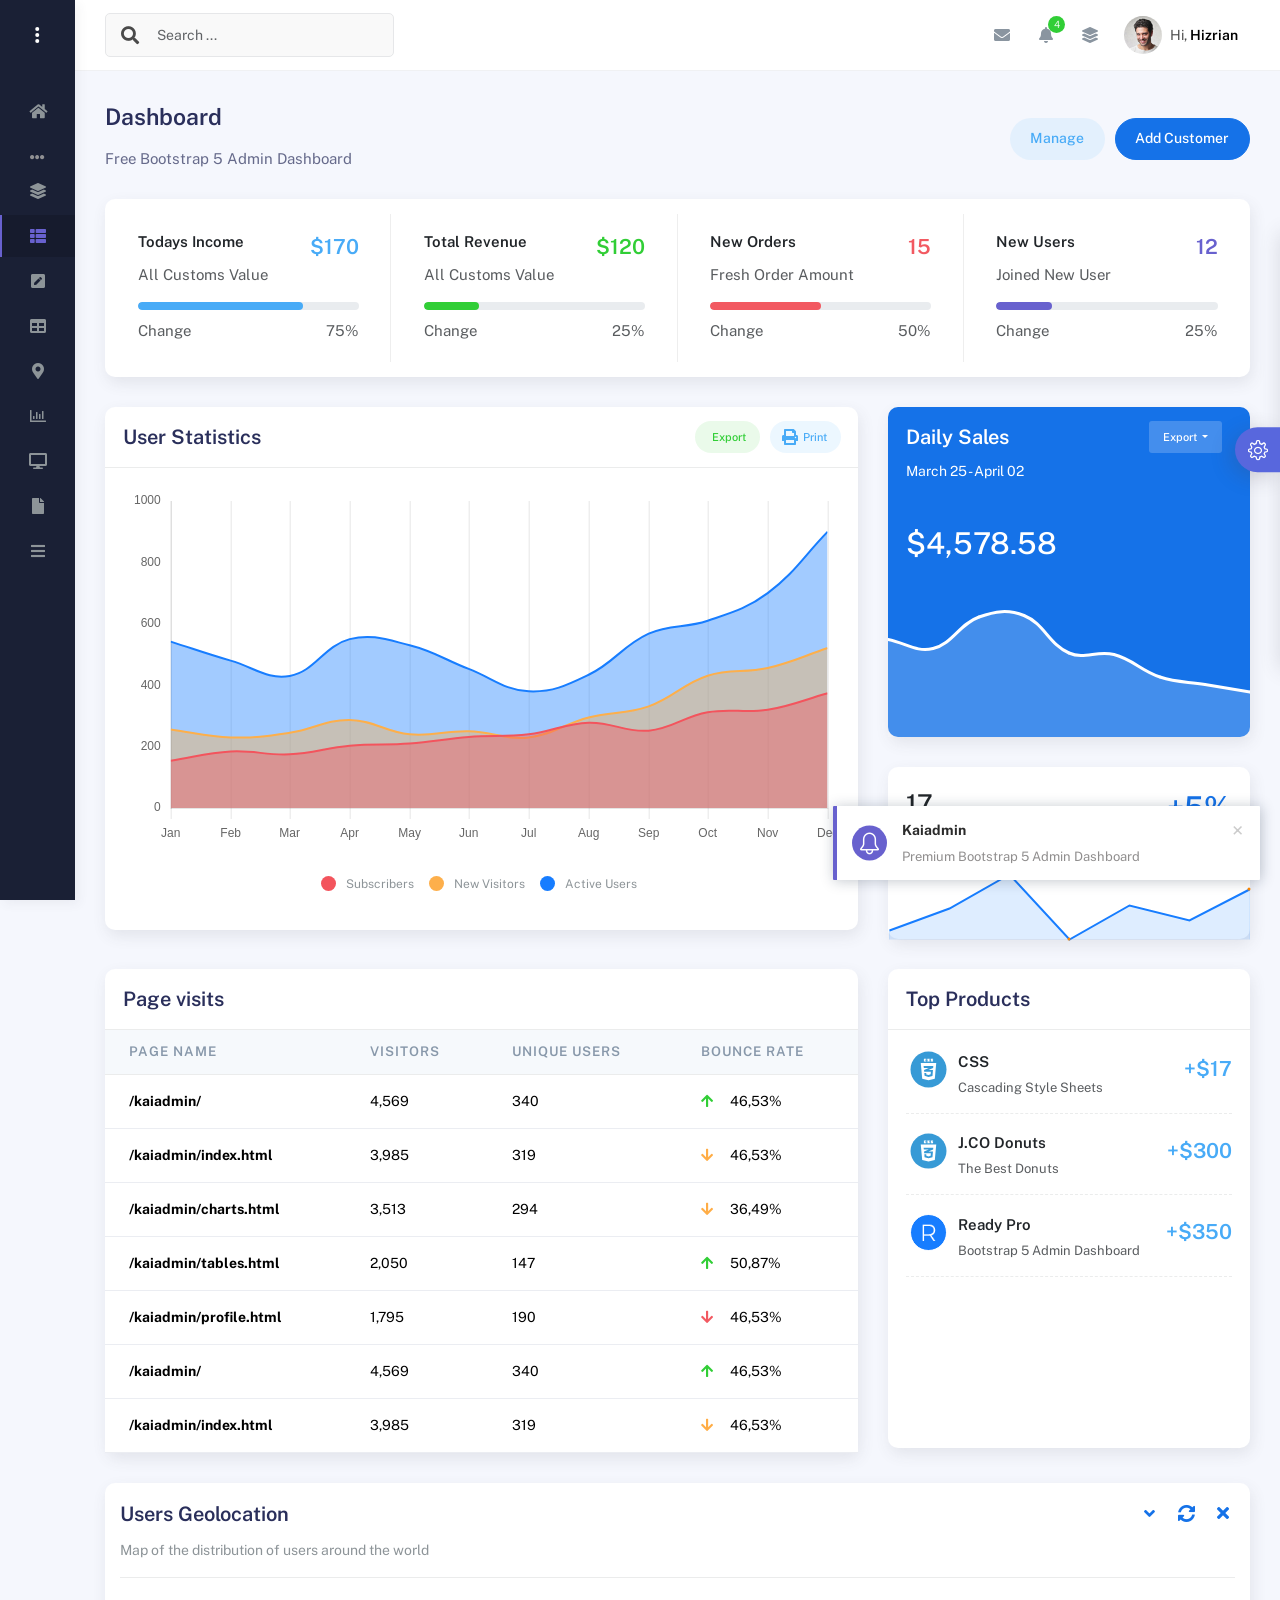
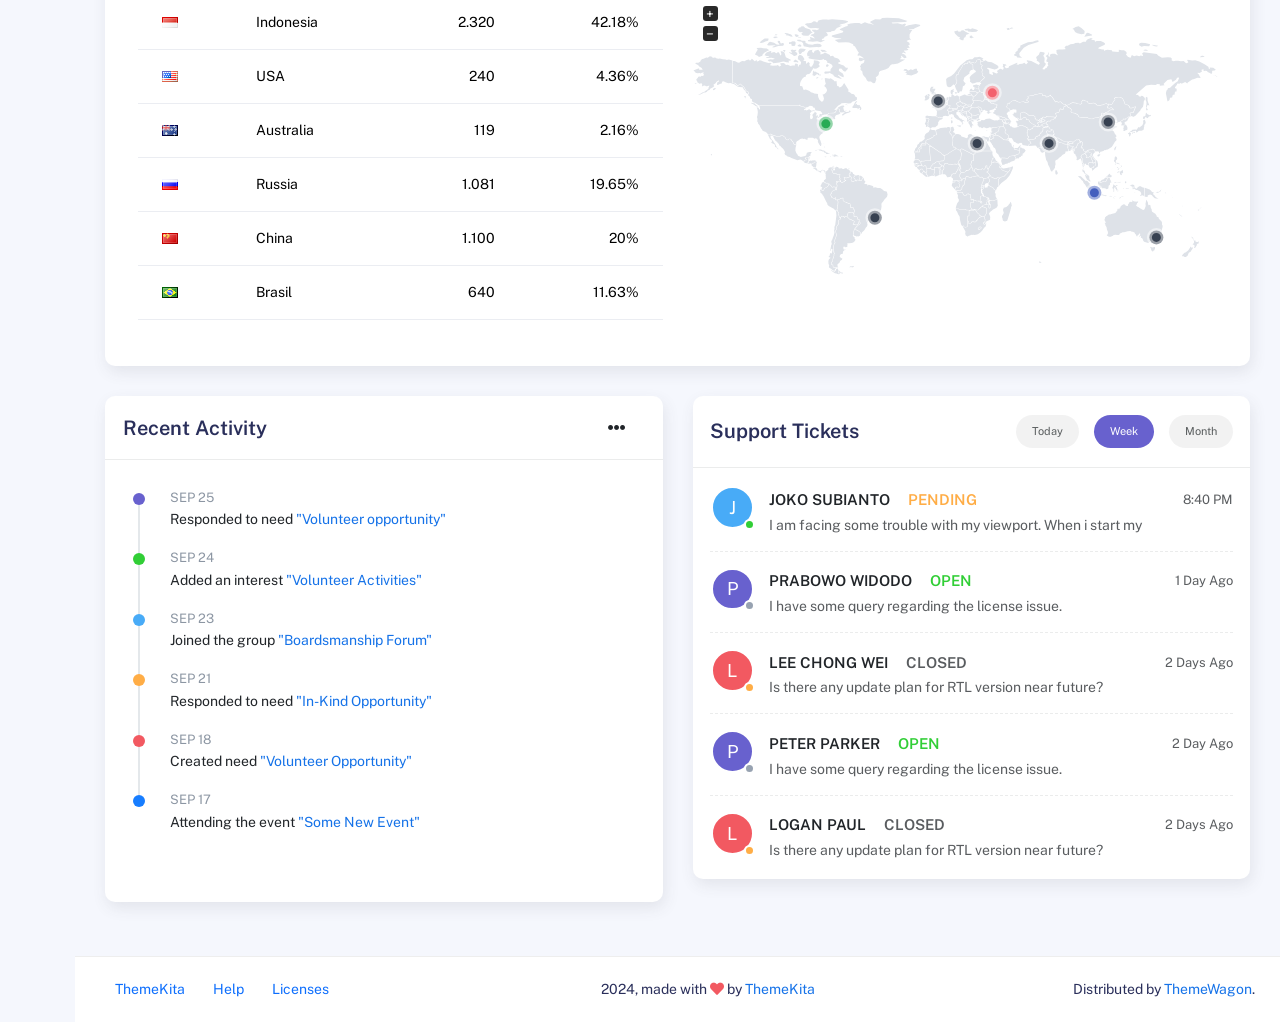
<file: LMS10_1/wwwroot/Admin/icon-menu.html>
<!DOCTYPE html>
<html lang="en">
  <head>
    <meta http-equiv="X-UA-Compatible" content="IE=edge" />
    <title>Kaiadmin - Bootstrap 5 Admin Dashboard</title>
    <meta
      content="width=device-width, initial-scale=1.0, shrink-to-fit=no"
      name="viewport"
    />
    <link
      rel="icon"
      href="assets/img/kaiadmin/favicon.ico"
      type="image/x-icon"
    />

    <!-- Fonts and icons -->
    <script src="assets/js/plugin/webfont/webfont.min.js"></script>
    <script>
      WebFont.load({
        google: { families: ["Public Sans:300,400,500,600,700"] },
        custom: {
          families: [
            "Font Awesome 5 Solid",
            "Font Awesome 5 Regular",
            "Font Awesome 5 Brands",
            "simple-line-icons",
          ],
          urls: ["assets/css/fonts.min.css"],
        },
        active: function () {
          sessionStorage.fonts = true;
        },
      });
    </script>

    <!-- CSS Files -->
    <link rel="stylesheet" href="assets/css/bootstrap.min.css" />
    <link rel="stylesheet" href="assets/css/plugins.min.css" />
    <link rel="stylesheet" href="assets/css/kaiadmin.min.css" />

    <!-- CSS Just for demo purpose, don't include it in your project -->
    <link rel="stylesheet" href="assets/css/demo.css" />
  </head>
  <body>
    <div class="wrapper sidebar_minimize">
      <!-- Sidebar -->
      <div class="sidebar" data-background-color="dark">
        <div class="sidebar-logo">
          <!-- Logo Header -->
          <div class="logo-header" data-background-color="dark">
            <a href="index.html" class="logo">
              <img
                src="assets/img/kaiadmin/logo_light.svg"
                alt="navbar brand"
                class="navbar-brand"
                height="20"
              />
            </a>
            <div class="nav-toggle">
              <button class="btn btn-toggle toggle-sidebar">
                <i class="gg-menu-right"></i>
              </button>
              <button class="btn btn-toggle sidenav-toggler">
                <i class="gg-menu-left"></i>
              </button>
            </div>
            <button class="topbar-toggler more">
              <i class="gg-more-vertical-alt"></i>
            </button>
          </div>
          <!-- End Logo Header -->
        </div>
        <div class="sidebar-wrapper scrollbar scrollbar-inner">
          <div class="sidebar-content">
            <ul class="nav nav-secondary">
              <li class="nav-item">
                <a
                  data-bs-toggle="collapse"
                  href="#dashboard"
                  class="collapsed"
                  aria-expanded="false"
                >
                  <i class="fas fa-home"></i>
                  <p>Dashboard</p>
                  <span class="caret"></span>
                </a>
                <div class="collapse" id="dashboard">
                  <ul class="nav nav-collapse">
                    <li>
                      <a href="../demo1/index.html">
                        <span class="sub-item">Dashboard 1</span>
                      </a>
                    </li>
                  </ul>
                </div>
              </li>
              <li class="nav-section">
                <span class="sidebar-mini-icon">
                  <i class="fa fa-ellipsis-h"></i>
                </span>
                <h4 class="text-section">Components</h4>
              </li>
              <li class="nav-item">
                <a data-bs-toggle="collapse" href="#base">
                  <i class="fas fa-layer-group"></i>
                  <p>Base</p>
                  <span class="caret"></span>
                </a>
                <div class="collapse" id="base">
                  <ul class="nav nav-collapse">
                    <li>
                      <a href="components/avatars.html">
                        <span class="sub-item">Avatars</span>
                      </a>
                    </li>
                    <li>
                      <a href="components/buttons.html">
                        <span class="sub-item">Buttons</span>
                      </a>
                    </li>
                    <li>
                      <a href="components/gridsystem.html">
                        <span class="sub-item">Grid System</span>
                      </a>
                    </li>
                    <li>
                      <a href="components/panels.html">
                        <span class="sub-item">Panels</span>
                      </a>
                    </li>
                    <li>
                      <a href="components/notifications.html">
                        <span class="sub-item">Notifications</span>
                      </a>
                    </li>
                    <li>
                      <a href="components/sweetalert.html">
                        <span class="sub-item">Sweet Alert</span>
                      </a>
                    </li>
                    <li>
                      <a href="components/font-awesome-icons.html">
                        <span class="sub-item">Font Awesome Icons</span>
                      </a>
                    </li>
                    <li>
                      <a href="components/simple-line-icons.html">
                        <span class="sub-item">Simple Line Icons</span>
                      </a>
                    </li>
                    <li>
                      <a href="components/typography.html">
                        <span class="sub-item">Typography</span>
                      </a>
                    </li>
                  </ul>
                </div>
              </li>
              <li class="nav-item active submenu">
                <a data-bs-toggle="collapse" href="#sidebarLayouts">
                  <i class="fas fa-th-list"></i>
                  <p>Sidebar Layouts</p>
                  <span class="caret"></span>
                </a>
                <div class="collapse show" id="sidebarLayouts">
                  <ul class="nav nav-collapse">
                    <li>
                      <a href="sidebar-style-2.html">
                        <span class="sub-item">Sidebar Style 2</span>
                      </a>
                    </li>
                    <li class="active">
                      <a href="icon-menu.html">
                        <span class="sub-item">Icon Menu</span>
                      </a>
                    </li>
                  </ul>
                </div>
              </li>
              <li class="nav-item">
                <a data-bs-toggle="collapse" href="#forms">
                  <i class="fas fa-pen-square"></i>
                  <p>Forms</p>
                  <span class="caret"></span>
                </a>
                <div class="collapse" id="forms">
                  <ul class="nav nav-collapse">
                    <li>
                      <a href="forms/forms.html">
                        <span class="sub-item">Basic Form</span>
                      </a>
                    </li>
                  </ul>
                </div>
              </li>
              <li class="nav-item">
                <a data-bs-toggle="collapse" href="#tables">
                  <i class="fas fa-table"></i>
                  <p>Tables</p>
                  <span class="caret"></span>
                </a>
                <div class="collapse" id="tables">
                  <ul class="nav nav-collapse">
                    <li>
                      <a href="tables/tables.html">
                        <span class="sub-item">Basic Table</span>
                      </a>
                    </li>
                    <li>
                      <a href="tables/datatables.html">
                        <span class="sub-item">Datatables</span>
                      </a>
                    </li>
                  </ul>
                </div>
              </li>
              <li class="nav-item">
                <a data-bs-toggle="collapse" href="#maps">
                  <i class="fas fa-map-marker-alt"></i>
                  <p>Maps</p>
                  <span class="caret"></span>
                </a>
                <div class="collapse" id="maps">
                  <ul class="nav nav-collapse">
                    <li>
                      <a href="maps/googlemaps.html">
                        <span class="sub-item">Google Maps</span>
                      </a>
                    </li>
                    <li>
                      <a href="maps/jsvectormap.html">
                        <span class="sub-item">Jsvectormap</span>
                      </a>
                    </li>
                  </ul>
                </div>
              </li>
              <li class="nav-item">
                <a data-bs-toggle="collapse" href="#charts">
                  <i class="far fa-chart-bar"></i>
                  <p>Charts</p>
                  <span class="caret"></span>
                </a>
                <div class="collapse" id="charts">
                  <ul class="nav nav-collapse">
                    <li>
                      <a href="charts/charts.html">
                        <span class="sub-item">Chart Js</span>
                      </a>
                    </li>
                    <li>
                      <a href="charts/sparkline.html">
                        <span class="sub-item">Sparkline</span>
                      </a>
                    </li>
                  </ul>
                </div>
              </li>
              <li class="nav-item">
                <a href="widgets.html">
                  <i class="fas fa-desktop"></i>
                  <p>Widgets</p>
                  <span class="badge badge-success">4</span>
                </a>
              </li>
              <li class="nav-item">
                <a href="../../documentation/index.html">
                  <i class="fas fa-file"></i>
                  <p>Documentation</p>
                  <span class="badge badge-secondary">1</span>
                </a>
              </li>
              <li class="nav-item">
                <a data-bs-toggle="collapse" href="#submenu">
                  <i class="fas fa-bars"></i>
                  <p>Menu Levels</p>
                  <span class="caret"></span>
                </a>
                <div class="collapse" id="submenu">
                  <ul class="nav nav-collapse">
                    <li>
                      <a data-bs-toggle="collapse" href="#subnav1">
                        <span class="sub-item">Level 1</span>
                        <span class="caret"></span>
                      </a>
                      <div class="collapse" id="subnav1">
                        <ul class="nav nav-collapse subnav">
                          <li>
                            <a href="#">
                              <span class="sub-item">Level 2</span>
                            </a>
                          </li>
                          <li>
                            <a href="#">
                              <span class="sub-item">Level 2</span>
                            </a>
                          </li>
                        </ul>
                      </div>
                    </li>
                    <li>
                      <a data-bs-toggle="collapse" href="#subnav2">
                        <span class="sub-item">Level 1</span>
                        <span class="caret"></span>
                      </a>
                      <div class="collapse" id="subnav2">
                        <ul class="nav nav-collapse subnav">
                          <li>
                            <a href="#">
                              <span class="sub-item">Level 2</span>
                            </a>
                          </li>
                        </ul>
                      </div>
                    </li>
                    <li>
                      <a href="#">
                        <span class="sub-item">Level 1</span>
                      </a>
                    </li>
                  </ul>
                </div>
              </li>
            </ul>
          </div>
        </div>
      </div>
      <!-- End Sidebar -->

      <div class="main-panel">
        <div class="main-header">
          <div class="main-header-logo">
            <!-- Logo Header -->
            <div class="logo-header" data-background-color="dark">
              <a href="index.html" class="logo">
                <img
                  src="assets/img/kaiadmin/logo_light.svg"
                  alt="navbar brand"
                  class="navbar-brand"
                  height="20"
                />
              </a>
              <div class="nav-toggle">
                <button class="btn btn-toggle toggle-sidebar">
                  <i class="gg-menu-right"></i>
                </button>
                <button class="btn btn-toggle sidenav-toggler">
                  <i class="gg-menu-left"></i>
                </button>
              </div>
              <button class="topbar-toggler more">
                <i class="gg-more-vertical-alt"></i>
              </button>
            </div>
            <!-- End Logo Header -->
          </div>
          <!-- Navbar Header -->
          <nav
            class="navbar navbar-header navbar-header-transparent navbar-expand-lg border-bottom"
          >
            <div class="container-fluid">
              <nav
                class="navbar navbar-header-left navbar-expand-lg navbar-form nav-search p-0 d-none d-lg-flex"
              >
                <div class="input-group">
                  <div class="input-group-prepend">
                    <button type="submit" class="btn btn-search pe-1">
                      <i class="fa fa-search search-icon"></i>
                    </button>
                  </div>
                  <input
                    type="text"
                    placeholder="Search ..."
                    class="form-control"
                  />
                </div>
              </nav>

              <ul class="navbar-nav topbar-nav ms-md-auto align-items-center">
                <li
                  class="nav-item topbar-icon dropdown hidden-caret d-flex d-lg-none"
                >
                  <a
                    class="nav-link dropdown-toggle"
                    data-bs-toggle="dropdown"
                    href="#"
                    role="button"
                    aria-expanded="false"
                    aria-haspopup="true"
                  >
                    <i class="fa fa-search"></i>
                  </a>
                  <ul class="dropdown-menu dropdown-search animated fadeIn">
                    <form class="navbar-left navbar-form nav-search">
                      <div class="input-group">
                        <input
                          type="text"
                          placeholder="Search ..."
                          class="form-control"
                        />
                      </div>
                    </form>
                  </ul>
                </li>
                <li class="nav-item topbar-icon dropdown hidden-caret">
                  <a
                    class="nav-link dropdown-toggle"
                    href="#"
                    id="messageDropdown"
                    role="button"
                    data-bs-toggle="dropdown"
                    aria-haspopup="true"
                    aria-expanded="false"
                  >
                    <i class="fa fa-envelope"></i>
                  </a>
                  <ul
                    class="dropdown-menu messages-notif-box animated fadeIn"
                    aria-labelledby="messageDropdown"
                  >
                    <li>
                      <div
                        class="dropdown-title d-flex justify-content-between align-items-center"
                      >
                        Messages
                        <a href="#" class="small">Mark all as read</a>
                      </div>
                    </li>
                    <li>
                      <div class="message-notif-scroll scrollbar-outer">
                        <div class="notif-center">
                          <a href="#">
                            <div class="notif-img">
                              <img
                                src="assets/img/jm_denis.jpg"
                                alt="Img Profile"
                              />
                            </div>
                            <div class="notif-content">
                              <span class="subject">Jimmy Denis</span>
                              <span class="block"> How are you ? </span>
                              <span class="time">5 minutes ago</span>
                            </div>
                          </a>
                          <a href="#">
                            <div class="notif-img">
                              <img
                                src="assets/img/chadengle.jpg"
                                alt="Img Profile"
                              />
                            </div>
                            <div class="notif-content">
                              <span class="subject">Chad</span>
                              <span class="block"> Ok, Thanks ! </span>
                              <span class="time">12 minutes ago</span>
                            </div>
                          </a>
                          <a href="#">
                            <div class="notif-img">
                              <img
                                src="assets/img/mlane.jpg"
                                alt="Img Profile"
                              />
                            </div>
                            <div class="notif-content">
                              <span class="subject">Jhon Doe</span>
                              <span class="block">
                                Ready for the meeting today...
                              </span>
                              <span class="time">12 minutes ago</span>
                            </div>
                          </a>
                          <a href="#">
                            <div class="notif-img">
                              <img
                                src="assets/img/talha.jpg"
                                alt="Img Profile"
                              />
                            </div>
                            <div class="notif-content">
                              <span class="subject">Talha</span>
                              <span class="block"> Hi, Apa Kabar ? </span>
                              <span class="time">17 minutes ago</span>
                            </div>
                          </a>
                        </div>
                      </div>
                    </li>
                    <li>
                      <a class="see-all" href="javascript:void(0);"
                        >See all messages<i class="fa fa-angle-right"></i>
                      </a>
                    </li>
                  </ul>
                </li>
                <li class="nav-item topbar-icon dropdown hidden-caret">
                  <a
                    class="nav-link dropdown-toggle"
                    href="#"
                    id="notifDropdown"
                    role="button"
                    data-bs-toggle="dropdown"
                    aria-haspopup="true"
                    aria-expanded="false"
                  >
                    <i class="fa fa-bell"></i>
                    <span class="notification">4</span>
                  </a>
                  <ul
                    class="dropdown-menu notif-box animated fadeIn"
                    aria-labelledby="notifDropdown"
                  >
                    <li>
                      <div class="dropdown-title">
                        You have 4 new notification
                      </div>
                    </li>
                    <li>
                      <div class="notif-scroll scrollbar-outer">
                        <div class="notif-center">
                          <a href="#">
                            <div class="notif-icon notif-primary">
                              <i class="fa fa-user-plus"></i>
                            </div>
                            <div class="notif-content">
                              <span class="block"> New user registered </span>
                              <span class="time">5 minutes ago</span>
                            </div>
                          </a>
                          <a href="#">
                            <div class="notif-icon notif-success">
                              <i class="fa fa-comment"></i>
                            </div>
                            <div class="notif-content">
                              <span class="block">
                                Rahmad commented on Admin
                              </span>
                              <span class="time">12 minutes ago</span>
                            </div>
                          </a>
                          <a href="#">
                            <div class="notif-img">
                              <img
                                src="assets/img/profile2.jpg"
                                alt="Img Profile"
                              />
                            </div>
                            <div class="notif-content">
                              <span class="block">
                                Reza send messages to you
                              </span>
                              <span class="time">12 minutes ago</span>
                            </div>
                          </a>
                          <a href="#">
                            <div class="notif-icon notif-danger">
                              <i class="fa fa-heart"></i>
                            </div>
                            <div class="notif-content">
                              <span class="block"> Farrah liked Admin </span>
                              <span class="time">17 minutes ago</span>
                            </div>
                          </a>
                        </div>
                      </div>
                    </li>
                    <li>
                      <a class="see-all" href="javascript:void(0);"
                        >See all notifications<i class="fa fa-angle-right"></i>
                      </a>
                    </li>
                  </ul>
                </li>
                <li class="nav-item topbar-icon dropdown hidden-caret">
                  <a
                    class="nav-link"
                    data-bs-toggle="dropdown"
                    href="#"
                    aria-expanded="false"
                  >
                    <i class="fas fa-layer-group"></i>
                  </a>
                  <div class="dropdown-menu quick-actions animated fadeIn">
                    <div class="quick-actions-header">
                      <span class="title mb-1">Quick Actions</span>
                      <span class="subtitle op-7">Shortcuts</span>
                    </div>
                    <div class="quick-actions-scroll scrollbar-outer">
                      <div class="quick-actions-items">
                        <div class="row m-0">
                          <a class="col-6 col-md-4 p-0" href="#">
                            <div class="quick-actions-item">
                              <div class="avatar-item bg-danger rounded-circle">
                                <i class="far fa-calendar-alt"></i>
                              </div>
                              <span class="text">Calendar</span>
                            </div>
                          </a>
                          <a class="col-6 col-md-4 p-0" href="#">
                            <div class="quick-actions-item">
                              <div
                                class="avatar-item bg-warning rounded-circle"
                              >
                                <i class="fas fa-map"></i>
                              </div>
                              <span class="text">Maps</span>
                            </div>
                          </a>
                          <a class="col-6 col-md-4 p-0" href="#">
                            <div class="quick-actions-item">
                              <div class="avatar-item bg-info rounded-circle">
                                <i class="fas fa-file-excel"></i>
                              </div>
                              <span class="text">Reports</span>
                            </div>
                          </a>
                          <a class="col-6 col-md-4 p-0" href="#">
                            <div class="quick-actions-item">
                              <div
                                class="avatar-item bg-success rounded-circle"
                              >
                                <i class="fas fa-envelope"></i>
                              </div>
                              <span class="text">Emails</span>
                            </div>
                          </a>
                          <a class="col-6 col-md-4 p-0" href="#">
                            <div class="quick-actions-item">
                              <div
                                class="avatar-item bg-primary rounded-circle"
                              >
                                <i class="fas fa-file-invoice-dollar"></i>
                              </div>
                              <span class="text">Invoice</span>
                            </div>
                          </a>
                          <a class="col-6 col-md-4 p-0" href="#">
                            <div class="quick-actions-item">
                              <div
                                class="avatar-item bg-secondary rounded-circle"
                              >
                                <i class="fas fa-credit-card"></i>
                              </div>
                              <span class="text">Payments</span>
                            </div>
                          </a>
                        </div>
                      </div>
                    </div>
                  </div>
                </li>

                <li class="nav-item topbar-user dropdown hidden-caret">
                  <a
                    class="dropdown-toggle profile-pic"
                    data-bs-toggle="dropdown"
                    href="#"
                    aria-expanded="false"
                  >
                    <div class="avatar-sm">
                      <img
                        src="assets/img/profile.jpg"
                        alt="..."
                        class="avatar-img rounded-circle"
                      />
                    </div>
                    <span class="profile-username">
                      <span class="op-7">Hi,</span>
                      <span class="fw-bold">Hizrian</span>
                    </span>
                  </a>
                  <ul class="dropdown-menu dropdown-user animated fadeIn">
                    <div class="dropdown-user-scroll scrollbar-outer">
                      <li>
                        <div class="user-box">
                          <div class="avatar-lg">
                            <img
                              src="assets/img/profile.jpg"
                              alt="image profile"
                              class="avatar-img rounded"
                            />
                          </div>
                          <div class="u-text">
                            <h4>Hizrian</h4>
                            <p class="text-muted">hello@example.com</p>
                            <a
                              href="profile.html"
                              class="btn btn-xs btn-secondary btn-sm"
                              >View Profile</a
                            >
                          </div>
                        </div>
                      </li>
                      <li>
                        <div class="dropdown-divider"></div>
                        <a class="dropdown-item" href="#">My Profile</a>
                        <a class="dropdown-item" href="#">My Balance</a>
                        <a class="dropdown-item" href="#">Inbox</a>
                        <div class="dropdown-divider"></div>
                        <a class="dropdown-item" href="#">Account Setting</a>
                        <div class="dropdown-divider"></div>
                        <a class="dropdown-item" href="#">Logout</a>
                      </li>
                    </div>
                  </ul>
                </li>
              </ul>
            </div>
          </nav>
          <!-- End Navbar -->
        </div>

        <div class="container">
          <div class="page-inner">
            <div
              class="d-flex align-items-left align-items-md-center flex-column flex-md-row pt-2 pb-4"
            >
              <div>
                <h3 class="fw-bold mb-3">Dashboard</h3>
                <h6 class="op-7 mb-2">Free Bootstrap 5 Admin Dashboard</h6>
              </div>
              <div class="ms-md-auto py-2 py-md-0">
                <a href="#" class="btn btn-label-info btn-round me-2">Manage</a>
                <a href="#" class="btn btn-primary btn-round">Add Customer</a>
              </div>
            </div>
            <div class="row row-card-no-pd">
              <div class="col-12 col-sm-6 col-md-6 col-xl-3">
                <div class="card">
                  <div class="card-body">
                    <div class="d-flex justify-content-between">
                      <div>
                        <h6><b>Todays Income</b></h6>
                        <p class="text-muted">All Customs Value</p>
                      </div>
                      <h4 class="text-info fw-bold">$170</h4>
                    </div>
                    <div class="progress progress-sm">
                      <div
                        class="progress-bar bg-info w-75"
                        role="progressbar"
                        aria-valuenow="75"
                        aria-valuemin="0"
                        aria-valuemax="100"
                      ></div>
                    </div>
                    <div class="d-flex justify-content-between mt-2">
                      <p class="text-muted mb-0">Change</p>
                      <p class="text-muted mb-0">75%</p>
                    </div>
                  </div>
                </div>
              </div>
              <div class="col-12 col-sm-6 col-md-6 col-xl-3">
                <div class="card">
                  <div class="card-body">
                    <div class="d-flex justify-content-between">
                      <div>
                        <h6><b>Total Revenue</b></h6>
                        <p class="text-muted">All Customs Value</p>
                      </div>
                      <h4 class="text-success fw-bold">$120</h4>
                    </div>
                    <div class="progress progress-sm">
                      <div
                        class="progress-bar bg-success w-25"
                        role="progressbar"
                        aria-valuenow="25"
                        aria-valuemin="0"
                        aria-valuemax="100"
                      ></div>
                    </div>
                    <div class="d-flex justify-content-between mt-2">
                      <p class="text-muted mb-0">Change</p>
                      <p class="text-muted mb-0">25%</p>
                    </div>
                  </div>
                </div>
              </div>
              <div class="col-12 col-sm-6 col-md-6 col-xl-3">
                <div class="card">
                  <div class="card-body">
                    <div class="d-flex justify-content-between">
                      <div>
                        <h6><b>New Orders</b></h6>
                        <p class="text-muted">Fresh Order Amount</p>
                      </div>
                      <h4 class="text-danger fw-bold">15</h4>
                    </div>
                    <div class="progress progress-sm">
                      <div
                        class="progress-bar bg-danger w-50"
                        role="progressbar"
                        aria-valuenow="50"
                        aria-valuemin="0"
                        aria-valuemax="100"
                      ></div>
                    </div>
                    <div class="d-flex justify-content-between mt-2">
                      <p class="text-muted mb-0">Change</p>
                      <p class="text-muted mb-0">50%</p>
                    </div>
                  </div>
                </div>
              </div>
              <div class="col-12 col-sm-6 col-md-6 col-xl-3">
                <div class="card">
                  <div class="card-body">
                    <div class="d-flex justify-content-between">
                      <div>
                        <h6><b>New Users</b></h6>
                        <p class="text-muted">Joined New User</p>
                      </div>
                      <h4 class="text-secondary fw-bold">12</h4>
                    </div>
                    <div class="progress progress-sm">
                      <div
                        class="progress-bar bg-secondary w-25"
                        role="progressbar"
                        aria-valuenow="25"
                        aria-valuemin="0"
                        aria-valuemax="100"
                      ></div>
                    </div>
                    <div class="d-flex justify-content-between mt-2">
                      <p class="text-muted mb-0">Change</p>
                      <p class="text-muted mb-0">25%</p>
                    </div>
                  </div>
                </div>
              </div>
            </div>
            <div class="row">
              <div class="col-md-8">
                <div class="card">
                  <div class="card-header">
                    <div class="card-head-row">
                      <div class="card-title">User Statistics</div>
                      <div class="card-tools">
                        <a
                          href="#"
                          class="btn btn-label-success btn-round btn-sm me-2"
                        >
                          <span class="btn-label">
                            <i class="fa fa-pencil"></i>
                          </span>
                          Export
                        </a>
                        <a href="#" class="btn btn-label-info btn-round btn-sm">
                          <span class="btn-label">
                            <i class="fa fa-print"></i>
                          </span>
                          Print
                        </a>
                      </div>
                    </div>
                  </div>
                  <div class="card-body">
                    <div class="chart-container" style="min-height: 375px">
                      <canvas id="statisticsChart"></canvas>
                    </div>
                    <div id="myChartLegend"></div>
                  </div>
                </div>
              </div>
              <div class="col-md-4">
                <div class="card card-primary">
                  <div class="card-header">
                    <div class="card-head-row">
                      <div class="card-title">Daily Sales</div>
                      <div class="card-tools">
                        <div class="dropdown">
                          <button
                            class="btn btn-sm btn-label-light dropdown-toggle"
                            type="button"
                            id="dropdownMenuButton"
                            data-bs-toggle="dropdown"
                            aria-haspopup="true"
                            aria-expanded="false"
                          >
                            Export
                          </button>
                          <div
                            class="dropdown-menu"
                            aria-labelledby="dropdownMenuButton"
                          >
                            <a class="dropdown-item" href="#">Action</a>
                            <a class="dropdown-item" href="#">Another action</a>
                            <a class="dropdown-item" href="#"
                              >Something else here</a
                            >
                          </div>
                        </div>
                      </div>
                    </div>
                    <div class="card-category">March 25 - April 02</div>
                  </div>
                  <div class="card-body pb-0">
                    <div class="mb-4 mt-2">
                      <h1>$4,578.58</h1>
                    </div>
                    <div class="pull-in">
                      <canvas id="dailySalesChart"></canvas>
                    </div>
                  </div>
                </div>
                <div class="card">
                  <div class="card-body pb-0">
                    <div class="h1 fw-bold float-end text-primary">+5%</div>
                    <h2 class="mb-2">17</h2>
                    <p class="text-muted">Users online</p>
                    <div class="pull-in sparkline-fix">
                      <div id="lineChart"></div>
                    </div>
                  </div>
                </div>
              </div>
            </div>
            <!-- <div class="row">
						<div class="col-md-4">
							<div class="card">
								<div class="card-body pb-0">
									<div class="h1 fw-bold float-end text-primary">+5%</div>
									<h2 class="mb-2">17</h2>
									<p class="text-muted">Users online</p>
									<div class="pull-in sparkline-fix">
										<div id="lineChart"></div>
									</div>
								</div>
							</div>
						</div>
						<div class="col-md-4">
							<div class="card">
								<div class="card-body pb-0">
									<div class="h1 fw-bold float-end text-danger">-3%</div>
									<h2 class="mb-2">27</h2>
									<p class="text-muted">New Users</p>
									<div class="pull-in sparkline-fix">
										<div id="lineChart2"></div>
									</div>
								</div>
							</div>
						</div>
						<div class="col-md-4">
							<div class="card">
								<div class="card-body pb-0">
									<div class="h1 fw-bold float-end text-warning">+7%</div>
									<h2 class="mb-2">213</h2>
									<p class="text-muted">Transactions</p>
									<div class="pull-in sparkline-fix">
										<div id="lineChart3"></div>
									</div>
								</div>
							</div>
						</div>
					</div> -->
            <!-- <div class="row">
						<div class="col-md-4">
							<div class="card">
								<div class="card-header">
									<div class="card-title">Top Products</div>
								</div>
								<div class="card-body pb-0">
									<div class="d-flex">
										<div class="avatar">
											<img src="assets/img/logoproduct.svg" alt="..." class="avatar-img rounded-circle">
										</div>
										<div class="flex-1 pt-1 ms-2">
											<h6 class="fw-bold mb-1">CSS</h6>
											<small class="text-muted">Cascading Style Sheets</small>
										</div>
										<div class="d-flex ms-auto align-items-center">
											<h4 class="text-info fw-bold">+$17</h4>
										</div>
									</div>
									<div class="separator-dashed"></div>
									<div class="d-flex">
										<div class="avatar">
											<img src="assets/img/logoproduct.svg" alt="..." class="avatar-img rounded-circle">
										</div>
										<div class="flex-1 pt-1 ms-2">
											<h6 class="fw-bold mb-1">J.CO Donuts</h6>
											<small class="text-muted">The Best Donuts</small>
										</div>
										<div class="d-flex ms-auto align-items-center">
											<h4 class="text-info fw-bold">+$300</h4>
										</div>
									</div>
									<div class="separator-dashed"></div>
									<div class="d-flex">
										<div class="avatar">
											<img src="assets/img/logoproduct3.svg" alt="..." class="avatar-img rounded-circle">
										</div>
										<div class="flex-1 pt-1 ms-2">
											<h6 class="fw-bold mb-1">Ready Pro</h6>
											<small class="text-muted">Bootstrap 5 Admin Dashboard</small>
										</div>
										<div class="d-flex ms-auto align-items-center">
											<h4 class="text-info fw-bold">+$350</h4>
										</div>
									</div>
									<div class="separator-dashed"></div>
									<div class="pull-in">
										<canvas id="topProductsChart"></canvas>
									</div>
								</div>
							</div>
						</div>
						<div class="col-md-4">
							<div class="card">
								<div class="card-body">
									<div class="card-title fw-mediumbold">Suggested People</div>
									<div class="card-list">
										<div class="item-list">
											<div class="avatar">
												<img src="assets/img/jm_denis.jpg" alt="..." class="avatar-img rounded-circle">
											</div>
											<div class="info-user ms-3">
												<div class="username">Jimmy Denis</div>
												<div class="status">Graphic Designer</div>
											</div>
											<button class="btn btn-icon btn-primary btn-round btn-xs">
												<i class="fa fa-plus"></i>
											</button>
										</div>
										<div class="item-list">
											<div class="avatar">
												<img src="assets/img/chadengle.jpg" alt="..." class="avatar-img rounded-circle">
											</div>
											<div class="info-user ms-3">
												<div class="username">Chad</div>
												<div class="status">CEO Zeleaf</div>
											</div>
											<button class="btn btn-icon btn-primary btn-round btn-xs">
												<i class="fa fa-plus"></i>
											</button>
										</div>
										<div class="item-list">
											<div class="avatar">
												<img src="assets/img/talha.jpg" alt="..." class="avatar-img rounded-circle">
											</div>
											<div class="info-user ms-3">
												<div class="username">Talha</div>
												<div class="status">Front End Designer</div>
											</div>
											<button class="btn btn-icon btn-primary btn-round btn-xs">
												<i class="fa fa-plus"></i>
											</button>
										</div>
										<div class="item-list">
											<div class="avatar">
												<img src="assets/img/mlane.jpg" alt="..." class="avatar-img rounded-circle">
											</div>
											<div class="info-user ms-3">
												<div class="username">John Doe</div>
												<div class="status">Back End Developer</div>
											</div>
											<button class="btn btn-icon btn-primary btn-round btn-xs">
												<i class="fa fa-plus"></i>
											</button>
										</div>
										<div class="item-list">
											<div class="avatar">
												<img src="assets/img/talha.jpg" alt="..." class="avatar-img rounded-circle">
											</div>
											<div class="info-user ms-3">
												<div class="username">Talha</div>
												<div class="status">Front End Designer</div>
											</div>
											<button class="btn btn-icon btn-primary btn-round btn-xs">
												<i class="fa fa-plus"></i>
											</button>
										</div>
										<div class="item-list">
											<div class="avatar">
												<img src="assets/img/jm_denis.jpg" alt="..." class="avatar-img rounded-circle">
											</div>
											<div class="info-user ms-3">
												<div class="username">Jimmy Denis</div>
												<div class="status">Graphic Designer</div>
											</div>
											<button class="btn btn-icon btn-primary btn-round btn-xs">
												<i class="fa fa-plus"></i>
											</button>
										</div>
									</div>
								</div>
							</div>
						</div>
						<div class="col-md-4">
							<div class="card card-primary bg-primary-gradient">
								<div class="card-body">
									<h5 class="mt-3 b-b1 pb-2 mb-4 fw-bold">Active user right now</h5>
									<h1 class="mb-4 fw-bold">17</h1>
									<h5 class="mt-3 b-b1 pb-2 mb-5 fw-bold">Page view per minutes</h5>
									<div id="activeUsersChart"></div>
									<h5 class="mt-5 pb-3 mb-0 fw-bold">Top active pages</h5>
									<ul class="list-unstyled">
										<li class="d-flex justify-content-between pb-1 pt-1"><small>/product/readypro/index.html</small> <span>7</span></li>
										<li class="d-flex justify-content-between pb-1 pt-1"><small>/product/kaiadmin/demo.html</small> <span>10</span></li>
									</ul>
								</div>
							</div>
						</div>
					</div> -->
            <div class="row">
              <div class="col-md-8">
                <div class="card">
                  <div class="card-header">
                    <div class="card-title">Page visits</div>
                  </div>
                  <div class="card-body p-0">
                    <div class="table-responsive">
                      <!-- Projects table -->
                      <table class="table align-items-center mb-0">
                        <thead class="thead-light">
                          <tr>
                            <th scope="col">Page name</th>
                            <th scope="col">Visitors</th>
                            <th scope="col">Unique users</th>
                            <th scope="col">Bounce rate</th>
                          </tr>
                        </thead>
                        <tbody>
                          <tr>
                            <th scope="row">/kaiadmin/</th>
                            <td>4,569</td>
                            <td>340</td>
                            <td>
                              <i class="fas fa-arrow-up text-success me-3"></i>
                              46,53%
                            </td>
                          </tr>
                          <tr>
                            <th scope="row">/kaiadmin/index.html</th>
                            <td>3,985</td>
                            <td>319</td>
                            <td>
                              <i
                                class="fas fa-arrow-down text-warning me-3"
                              ></i>
                              46,53%
                            </td>
                          </tr>
                          <tr>
                            <th scope="row">/kaiadmin/charts.html</th>
                            <td>3,513</td>
                            <td>294</td>
                            <td>
                              <i
                                class="fas fa-arrow-down text-warning me-3"
                              ></i>
                              36,49%
                            </td>
                          </tr>
                          <tr>
                            <th scope="row">/kaiadmin/tables.html</th>
                            <td>2,050</td>
                            <td>147</td>
                            <td>
                              <i class="fas fa-arrow-up text-success me-3"></i>
                              50,87%
                            </td>
                          </tr>
                          <tr>
                            <th scope="row">/kaiadmin/profile.html</th>
                            <td>1,795</td>
                            <td>190</td>
                            <td>
                              <i class="fas fa-arrow-down text-danger me-3"></i>
                              46,53%
                            </td>
                          </tr>
                          <tr>
                            <th scope="row">/kaiadmin/</th>
                            <td>4,569</td>
                            <td>340</td>
                            <td>
                              <i class="fas fa-arrow-up text-success me-3"></i>
                              46,53%
                            </td>
                          </tr>
                          <tr>
                            <th scope="row">/kaiadmin/index.html</th>
                            <td>3,985</td>
                            <td>319</td>
                            <td>
                              <i
                                class="fas fa-arrow-down text-warning me-3"
                              ></i>
                              46,53%
                            </td>
                          </tr>
                        </tbody>
                      </table>
                    </div>
                  </div>
                </div>
              </div>
              <div class="col-md-4">
                <div class="card">
                  <div class="card-header">
                    <div class="card-title">Top Products</div>
                  </div>
                  <div class="card-body pb-0">
                    <div class="d-flex">
                      <div class="avatar">
                        <img
                          src="assets/img/logoproduct.svg"
                          alt="..."
                          class="avatar-img rounded-circle"
                        />
                      </div>
                      <div class="flex-1 pt-1 ms-2">
                        <h6 class="fw-bold mb-1">CSS</h6>
                        <small class="text-muted">Cascading Style Sheets</small>
                      </div>
                      <div class="d-flex ms-auto align-items-center">
                        <h4 class="text-info fw-bold">+$17</h4>
                      </div>
                    </div>
                    <div class="separator-dashed"></div>
                    <div class="d-flex">
                      <div class="avatar">
                        <img
                          src="assets/img/logoproduct.svg"
                          alt="..."
                          class="avatar-img rounded-circle"
                        />
                      </div>
                      <div class="flex-1 pt-1 ms-2">
                        <h6 class="fw-bold mb-1">J.CO Donuts</h6>
                        <small class="text-muted">The Best Donuts</small>
                      </div>
                      <div class="d-flex ms-auto align-items-center">
                        <h4 class="text-info fw-bold">+$300</h4>
                      </div>
                    </div>
                    <div class="separator-dashed"></div>
                    <div class="d-flex">
                      <div class="avatar">
                        <img
                          src="assets/img/logoproduct3.svg"
                          alt="..."
                          class="avatar-img rounded-circle"
                        />
                      </div>
                      <div class="flex-1 pt-1 ms-2">
                        <h6 class="fw-bold mb-1">Ready Pro</h6>
                        <small class="text-muted"
                          >Bootstrap 5 Admin Dashboard</small
                        >
                      </div>
                      <div class="d-flex ms-auto align-items-center">
                        <h4 class="text-info fw-bold">+$350</h4>
                      </div>
                    </div>
                    <div class="separator-dashed"></div>
                    <div class="pull-in">
                      <canvas id="topProductsChart"></canvas>
                    </div>
                  </div>
                </div>
              </div>
            </div>
            <div class="row row-card-no-pd">
              <div class="col-md-12">
                <div class="card">
                  <div class="card-header">
                    <div class="card-head-row card-tools-still-right">
                      <h4 class="card-title">Users Geolocation</h4>
                      <div class="card-tools">
                        <button
                          class="btn btn-icon btn-link btn-primary btn-xs"
                        >
                          <span class="fa fa-angle-down"></span>
                        </button>
                        <button
                          class="btn btn-icon btn-link btn-primary btn-xs btn-refresh-card"
                        >
                          <span class="fa fa-sync-alt"></span>
                        </button>
                        <button
                          class="btn btn-icon btn-link btn-primary btn-xs"
                        >
                          <span class="fa fa-times"></span>
                        </button>
                      </div>
                    </div>
                    <p class="card-category">
                      Map of the distribution of users around the world
                    </p>
                  </div>
                  <div class="card-body">
                    <div class="row">
                      <div class="col-md-6">
                        <div class="table-responsive table-hover table-sales">
                          <table class="table">
                            <tbody>
                              <tr>
                                <td>
                                  <div class="flag">
                                    <img
                                      src="assets/img/flags/id.png"
                                      alt="indonesia"
                                    />
                                  </div>
                                </td>
                                <td>Indonesia</td>
                                <td class="text-end">2.320</td>
                                <td class="text-end">42.18%</td>
                              </tr>
                              <tr>
                                <td>
                                  <div class="flag">
                                    <img
                                      src="assets/img/flags/us.png"
                                      alt="united states"
                                    />
                                  </div>
                                </td>
                                <td>USA</td>
                                <td class="text-end">240</td>
                                <td class="text-end">4.36%</td>
                              </tr>
                              <tr>
                                <td>
                                  <div class="flag">
                                    <img
                                      src="assets/img/flags/au.png"
                                      alt="australia"
                                    />
                                  </div>
                                </td>
                                <td>Australia</td>
                                <td class="text-end">119</td>
                                <td class="text-end">2.16%</td>
                              </tr>
                              <tr>
                                <td>
                                  <div class="flag">
                                    <img
                                      src="assets/img/flags/ru.png"
                                      alt="russia"
                                    />
                                  </div>
                                </td>
                                <td>Russia</td>
                                <td class="text-end">1.081</td>
                                <td class="text-end">19.65%</td>
                              </tr>
                              <tr>
                                <td>
                                  <div class="flag">
                                    <img
                                      src="assets/img/flags/cn.png"
                                      alt="china"
                                    />
                                  </div>
                                </td>
                                <td>China</td>
                                <td class="text-end">1.100</td>
                                <td class="text-end">20%</td>
                              </tr>
                              <tr>
                                <td>
                                  <div class="flag">
                                    <img
                                      src="assets/img/flags/br.png"
                                      alt="brazil"
                                    />
                                  </div>
                                </td>
                                <td>Brasil</td>
                                <td class="text-end">640</td>
                                <td class="text-end">11.63%</td>
                              </tr>
                            </tbody>
                          </table>
                        </div>
                      </div>
                      <div class="col-md-6">
                        <div class="mapcontainer">
                          <div
                            id="world-map"
                            class="w-100"
                            style="height: 300px"
                          ></div>
                        </div>
                      </div>
                    </div>
                  </div>
                </div>
              </div>
            </div>
            <div class="row">
              <div class="col-md-6">
                <div class="card">
                  <div class="card-header">
                    <div class="card-head-row card-tools-still-right">
                      <div class="card-title">Recent Activity</div>
                      <div class="card-tools">
                        <div class="dropdown">
                          <button
                            class="btn btn-icon btn-clean"
                            type="button"
                            id="dropdownMenuButton"
                            data-bs-toggle="dropdown"
                            aria-haspopup="true"
                            aria-expanded="false"
                          >
                            <i class="fas fa-ellipsis-h"></i>
                          </button>
                          <div
                            class="dropdown-menu"
                            aria-labelledby="dropdownMenuButton"
                          >
                            <a class="dropdown-item" href="#">Action</a>
                            <a class="dropdown-item" href="#">Another action</a>
                            <a class="dropdown-item" href="#"
                              >Something else here</a
                            >
                          </div>
                        </div>
                      </div>
                    </div>
                  </div>
                  <div class="card-body">
                    <ol class="activity-feed">
                      <li class="feed-item feed-item-secondary">
                        <time class="date" datetime="9-25">Sep 25</time>
                        <span class="text"
                          >Responded to need
                          <a href="#">"Volunteer opportunity"</a></span
                        >
                      </li>
                      <li class="feed-item feed-item-success">
                        <time class="date" datetime="9-24">Sep 24</time>
                        <span class="text"
                          >Added an interest
                          <a href="#">"Volunteer Activities"</a></span
                        >
                      </li>
                      <li class="feed-item feed-item-info">
                        <time class="date" datetime="9-23">Sep 23</time>
                        <span class="text"
                          >Joined the group
                          <a href="single-group.php"
                            >"Boardsmanship Forum"</a
                          ></span
                        >
                      </li>
                      <li class="feed-item feed-item-warning">
                        <time class="date" datetime="9-21">Sep 21</time>
                        <span class="text"
                          >Responded to need
                          <a href="#">"In-Kind Opportunity"</a></span
                        >
                      </li>
                      <li class="feed-item feed-item-danger">
                        <time class="date" datetime="9-18">Sep 18</time>
                        <span class="text"
                          >Created need
                          <a href="#">"Volunteer Opportunity"</a></span
                        >
                      </li>
                      <li class="feed-item">
                        <time class="date" datetime="9-17">Sep 17</time>
                        <span class="text"
                          >Attending the event
                          <a href="single-event.php">"Some New Event"</a></span
                        >
                      </li>
                    </ol>
                  </div>
                </div>
              </div>
              <div class="col-md-6">
                <div class="card">
                  <div class="card-header">
                    <div class="card-head-row">
                      <div class="card-title">Support Tickets</div>
                      <div class="card-tools">
                        <ul
                          class="nav nav-pills nav-secondary nav-pills-no-bd nav-sm"
                          id="pills-tab"
                          role="tablist"
                        >
                          <li class="nav-item">
                            <a
                              class="nav-link"
                              id="pills-today"
                              data-bs-toggle="pill"
                              href="#pills-today"
                              role="tab"
                              aria-selected="true"
                              >Today</a
                            >
                          </li>
                          <li class="nav-item">
                            <a
                              class="nav-link active"
                              id="pills-week"
                              data-bs-toggle="pill"
                              href="#pills-week"
                              role="tab"
                              aria-selected="false"
                              >Week</a
                            >
                          </li>
                          <li class="nav-item">
                            <a
                              class="nav-link"
                              id="pills-month"
                              data-bs-toggle="pill"
                              href="#pills-month"
                              role="tab"
                              aria-selected="false"
                              >Month</a
                            >
                          </li>
                        </ul>
                      </div>
                    </div>
                  </div>
                  <div class="card-body">
                    <div class="d-flex">
                      <div class="avatar avatar-online">
                        <span
                          class="avatar-title rounded-circle border border-white bg-info"
                          >J</span
                        >
                      </div>
                      <div class="flex-1 ms-3 pt-1">
                        <h6 class="text-uppercase fw-bold mb-1">
                          Joko Subianto
                          <span class="text-warning ps-3">pending</span>
                        </h6>
                        <span class="text-muted"
                          >I am facing some trouble with my viewport. When i
                          start my</span
                        >
                      </div>
                      <div class="float-end pt-1">
                        <small class="text-muted">8:40 PM</small>
                      </div>
                    </div>
                    <div class="separator-dashed"></div>
                    <div class="d-flex">
                      <div class="avatar avatar-offline">
                        <span
                          class="avatar-title rounded-circle border border-white bg-secondary"
                          >P</span
                        >
                      </div>
                      <div class="flex-1 ms-3 pt-1">
                        <h6 class="text-uppercase fw-bold mb-1">
                          Prabowo Widodo
                          <span class="text-success ps-3">open</span>
                        </h6>
                        <span class="text-muted"
                          >I have some query regarding the license issue.</span
                        >
                      </div>
                      <div class="float-end pt-1">
                        <small class="text-muted">1 Day Ago</small>
                      </div>
                    </div>
                    <div class="separator-dashed"></div>
                    <div class="d-flex">
                      <div class="avatar avatar-away">
                        <span
                          class="avatar-title rounded-circle border border-white bg-danger"
                          >L</span
                        >
                      </div>
                      <div class="flex-1 ms-3 pt-1">
                        <h6 class="text-uppercase fw-bold mb-1">
                          Lee Chong Wei
                          <span class="text-muted ps-3">closed</span>
                        </h6>
                        <span class="text-muted"
                          >Is there any update plan for RTL version near
                          future?</span
                        >
                      </div>
                      <div class="float-end pt-1">
                        <small class="text-muted">2 Days Ago</small>
                      </div>
                    </div>
                    <div class="separator-dashed"></div>
                    <div class="d-flex">
                      <div class="avatar avatar-offline">
                        <span
                          class="avatar-title rounded-circle border border-white bg-secondary"
                          >P</span
                        >
                      </div>
                      <div class="flex-1 ms-3 pt-1">
                        <h6 class="text-uppercase fw-bold mb-1">
                          Peter Parker
                          <span class="text-success ps-3">open</span>
                        </h6>
                        <span class="text-muted"
                          >I have some query regarding the license issue.</span
                        >
                      </div>
                      <div class="float-end pt-1">
                        <small class="text-muted">2 Day Ago</small>
                      </div>
                    </div>
                    <div class="separator-dashed"></div>
                    <div class="d-flex">
                      <div class="avatar avatar-away">
                        <span
                          class="avatar-title rounded-circle border border-white bg-danger"
                          >L</span
                        >
                      </div>
                      <div class="flex-1 ms-3 pt-1">
                        <h6 class="text-uppercase fw-bold mb-1">
                          Logan Paul <span class="text-muted ps-3">closed</span>
                        </h6>
                        <span class="text-muted"
                          >Is there any update plan for RTL version near
                          future?</span
                        >
                      </div>
                      <div class="float-end pt-1">
                        <small class="text-muted">2 Days Ago</small>
                      </div>
                    </div>
                  </div>
                </div>
              </div>
            </div>
          </div>
        </div>

        <footer class="footer">
          <div class="container-fluid d-flex justify-content-between">
            <nav class="pull-left">
              <ul class="nav">
                <li class="nav-item">
                  <a class="nav-link" href="http://www.themekita.com">
                    ThemeKita
                  </a>
                </li>
                <li class="nav-item">
                  <a class="nav-link" href="#"> Help </a>
                </li>
                <li class="nav-item">
                  <a class="nav-link" href="#"> Licenses </a>
                </li>
              </ul>
            </nav>
            <div class="copyright">
              2024, made with <i class="fa fa-heart heart text-danger"></i> by
              <a href="http://www.themekita.com">ThemeKita</a>
            </div>
            <div>
              Distributed by
              <a target="_blank" href="https://themewagon.com/">ThemeWagon</a>.
            </div>
          </div>
        </footer>
      </div>

      <!-- Custom template | don't include it in your project! -->
      <div class="custom-template">
        <div class="title">Settings</div>
        <div class="custom-content">
          <div class="switcher">
            <div class="switch-block">
              <h4>Logo Header</h4>
              <div class="btnSwitch">
                <button
                  type="button"
                  class="selected changeLogoHeaderColor"
                  data-color="dark"
                ></button>
                <button
                  type="button"
                  class="changeLogoHeaderColor"
                  data-color="blue"
                ></button>
                <button
                  type="button"
                  class="changeLogoHeaderColor"
                  data-color="purple"
                ></button>
                <button
                  type="button"
                  class="changeLogoHeaderColor"
                  data-color="light-blue"
                ></button>
                <button
                  type="button"
                  class="changeLogoHeaderColor"
                  data-color="green"
                ></button>
                <button
                  type="button"
                  class="changeLogoHeaderColor"
                  data-color="orange"
                ></button>
                <button
                  type="button"
                  class="changeLogoHeaderColor"
                  data-color="red"
                ></button>
                <button
                  type="button"
                  class="changeLogoHeaderColor"
                  data-color="white"
                ></button>
                <br />
                <button
                  type="button"
                  class="changeLogoHeaderColor"
                  data-color="dark2"
                ></button>
                <button
                  type="button"
                  class="changeLogoHeaderColor"
                  data-color="blue2"
                ></button>
                <button
                  type="button"
                  class="changeLogoHeaderColor"
                  data-color="purple2"
                ></button>
                <button
                  type="button"
                  class="changeLogoHeaderColor"
                  data-color="light-blue2"
                ></button>
                <button
                  type="button"
                  class="changeLogoHeaderColor"
                  data-color="green2"
                ></button>
                <button
                  type="button"
                  class="changeLogoHeaderColor"
                  data-color="orange2"
                ></button>
                <button
                  type="button"
                  class="changeLogoHeaderColor"
                  data-color="red2"
                ></button>
              </div>
            </div>
            <div class="switch-block">
              <h4>Navbar Header</h4>
              <div class="btnSwitch">
                <button
                  type="button"
                  class="changeTopBarColor"
                  data-color="dark"
                ></button>
                <button
                  type="button"
                  class="changeTopBarColor"
                  data-color="blue"
                ></button>
                <button
                  type="button"
                  class="changeTopBarColor"
                  data-color="purple"
                ></button>
                <button
                  type="button"
                  class="changeTopBarColor"
                  data-color="light-blue"
                ></button>
                <button
                  type="button"
                  class="changeTopBarColor"
                  data-color="green"
                ></button>
                <button
                  type="button"
                  class="changeTopBarColor"
                  data-color="orange"
                ></button>
                <button
                  type="button"
                  class="changeTopBarColor"
                  data-color="red"
                ></button>
                <button
                  type="button"
                  class="selected changeTopBarColor"
                  data-color="white"
                ></button>
                <br />
                <button
                  type="button"
                  class="changeTopBarColor"
                  data-color="dark2"
                ></button>
                <button
                  type="button"
                  class="changeTopBarColor"
                  data-color="blue2"
                ></button>
                <button
                  type="button"
                  class="changeTopBarColor"
                  data-color="purple2"
                ></button>
                <button
                  type="button"
                  class="changeTopBarColor"
                  data-color="light-blue2"
                ></button>
                <button
                  type="button"
                  class="changeTopBarColor"
                  data-color="green2"
                ></button>
                <button
                  type="button"
                  class="changeTopBarColor"
                  data-color="orange2"
                ></button>
                <button
                  type="button"
                  class="changeTopBarColor"
                  data-color="red2"
                ></button>
              </div>
            </div>
            <div class="switch-block">
              <h4>Sidebar</h4>
              <div class="btnSwitch">
                <button
                  type="button"
                  class="changeSideBarColor"
                  data-color="white"
                ></button>
                <button
                  type="button"
                  class="selected changeSideBarColor"
                  data-color="dark"
                ></button>
                <button
                  type="button"
                  class="changeSideBarColor"
                  data-color="dark2"
                ></button>
              </div>
            </div>
          </div>
        </div>
        <div class="custom-toggle">
          <i class="icon-settings"></i>
        </div>
      </div>
      <!-- End Custom template -->
    </div>
    <!--   Core JS Files   -->
    <script src="assets/js/core/jquery-3.7.1.min.js"></script>
    <script src="assets/js/core/popper.min.js"></script>
    <script src="assets/js/core/bootstrap.min.js"></script>

    <!-- jQuery Scrollbar -->
    <script src="assets/js/plugin/jquery-scrollbar/jquery.scrollbar.min.js"></script>

    <!-- Chart JS -->
    <script src="assets/js/plugin/chart.js/chart.min.js"></script>

    <!-- jQuery Sparkline -->
    <script src="assets/js/plugin/jquery.sparkline/jquery.sparkline.min.js"></script>

    <!-- Chart Circle -->
    <script src="assets/js/plugin/chart-circle/circles.min.js"></script>

    <!-- Datatables -->
    <script src="assets/js/plugin/datatables/datatables.min.js"></script>

    <!-- Bootstrap Notify -->
    <script src="assets/js/plugin/bootstrap-notify/bootstrap-notify.min.js"></script>

    <!-- jQuery Vector Maps -->
    <script src="assets/js/plugin/jsvectormap/jsvectormap.min.js"></script>
    <script src="assets/js/plugin/jsvectormap/world.js"></script>

    <!-- Sweet Alert -->
    <script src="assets/js/plugin/sweetalert/sweetalert.min.js"></script>

    <!-- Kaiadmin JS -->
    <script src="assets/js/kaiadmin.min.js"></script>

    <!-- Kaiadmin DEMO methods, don't include it in your project! -->
    <script src="assets/js/setting-demo.js"></script>
    <script src="assets/js/demo.js"></script>
    <script>
      $("#lineChart").sparkline([102, 109, 120, 99, 110, 105, 115], {
        type: "line",
        height: "70",
        width: "100%",
        lineWidth: "2",
        lineColor: "#177dff",
        fillColor: "rgba(23, 125, 255, 0.14)",
      });

      $("#lineChart2").sparkline([99, 125, 122, 105, 110, 124, 115], {
        type: "line",
        height: "70",
        width: "100%",
        lineWidth: "2",
        lineColor: "#f3545d",
        fillColor: "rgba(243, 84, 93, .14)",
      });

      $("#lineChart3").sparkline([105, 103, 123, 100, 95, 105, 115], {
        type: "line",
        height: "70",
        width: "100%",
        lineWidth: "2",
        lineColor: "#ffa534",
        fillColor: "rgba(255, 165, 52, .14)",
      });
    </script>
  </body>
</html>
</file>
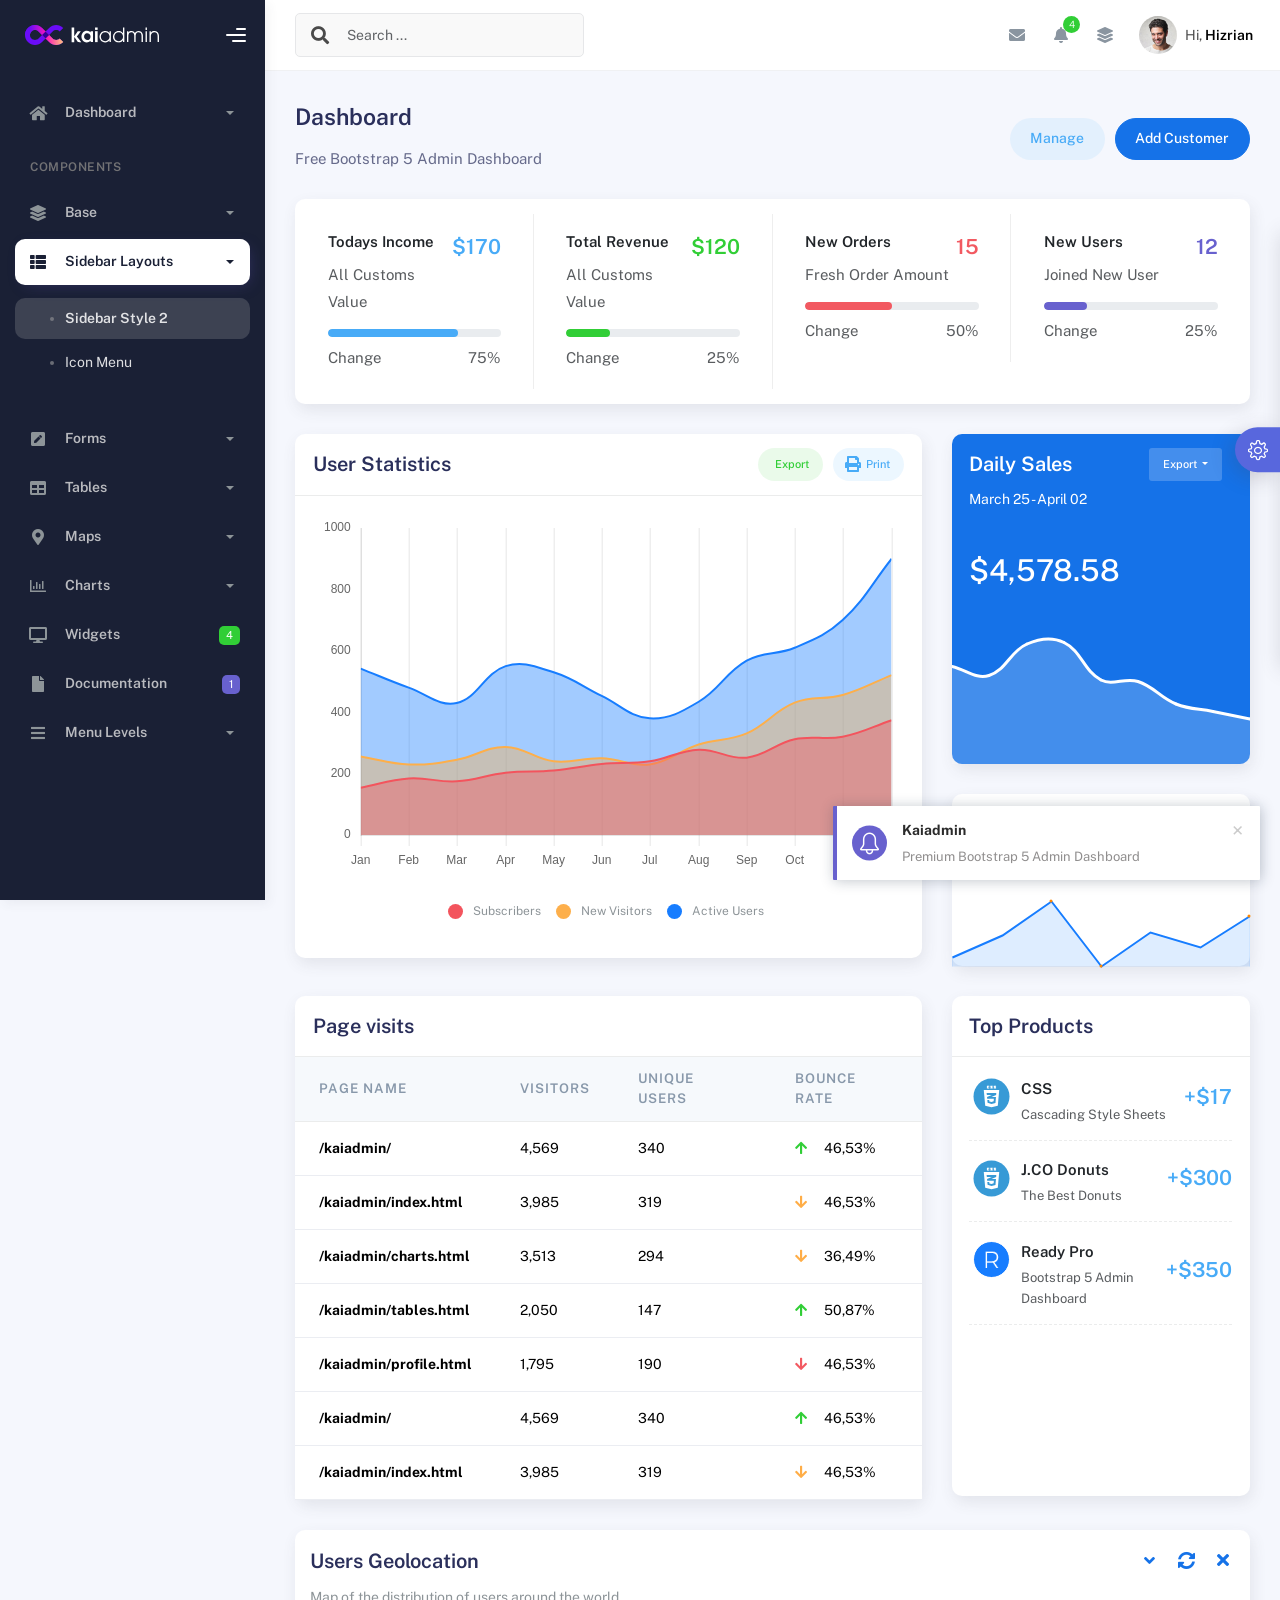
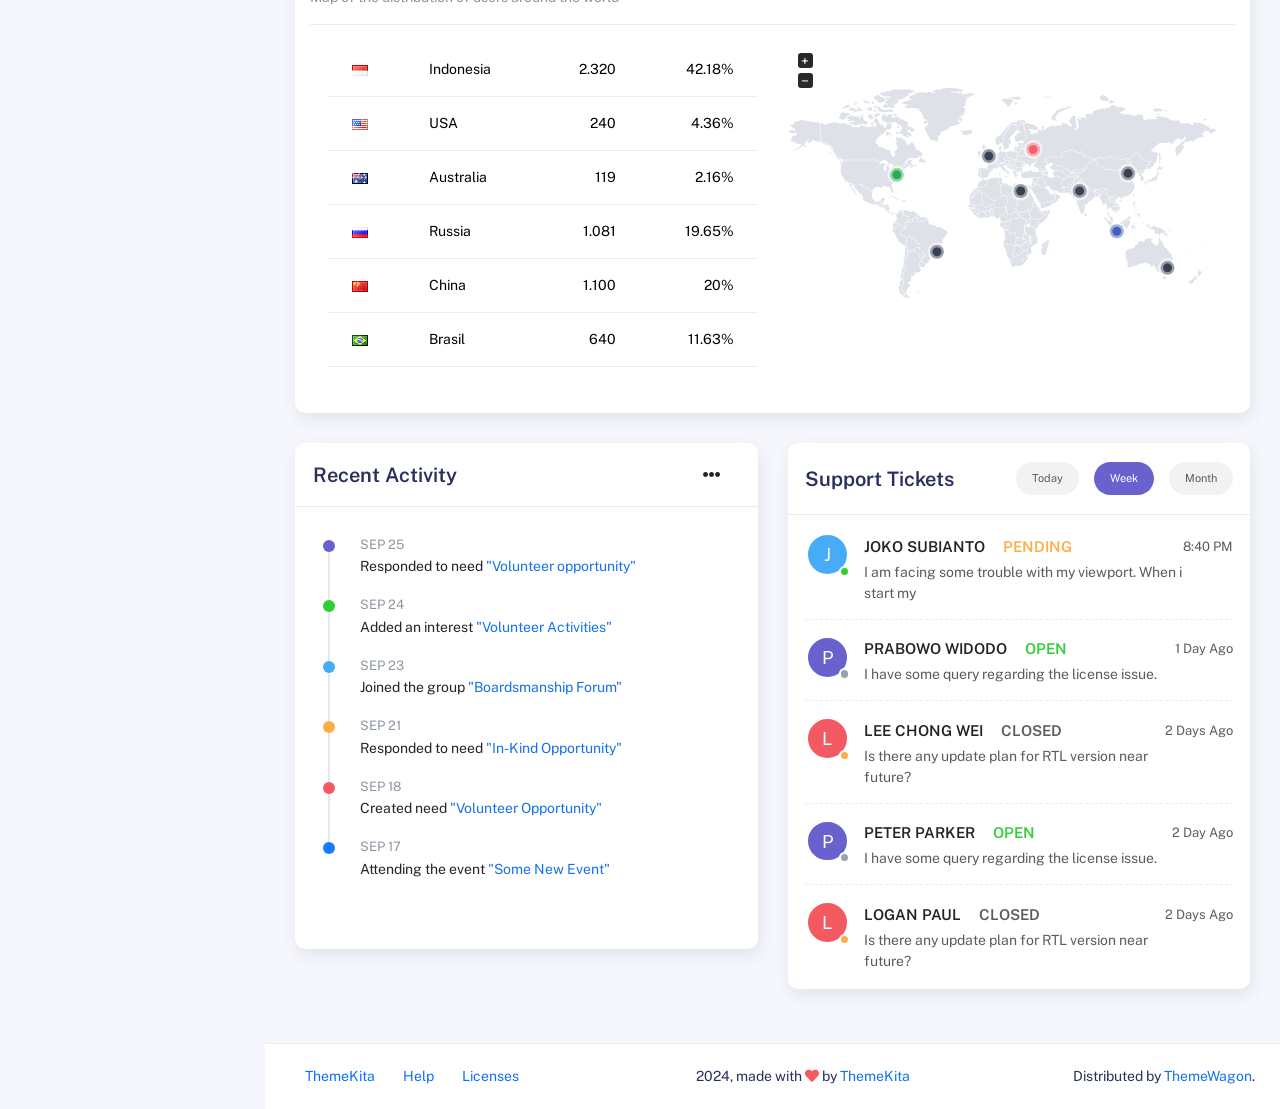
<file: LMS10_1/wwwroot/Admin/sidebar-style-2.html>
<!DOCTYPE html>
<html lang="en">
  <head>
    <meta http-equiv="X-UA-Compatible" content="IE=edge" />
    <title>Kaiadmin - Bootstrap 5 Admin Dashboard</title>
    <meta
      content="width=device-width, initial-scale=1.0, shrink-to-fit=no"
      name="viewport"
    />
    <link
      rel="icon"
      href="assets/img/kaiadmin/favicon.ico"
      type="image/x-icon"
    />

    <!-- Fonts and icons -->
    <script src="assets/js/plugin/webfont/webfont.min.js"></script>
    <script>
      WebFont.load({
        google: { families: ["Public Sans:300,400,500,600,700"] },
        custom: {
          families: [
            "Font Awesome 5 Solid",
            "Font Awesome 5 Regular",
            "Font Awesome 5 Brands",
            "simple-line-icons",
          ],
          urls: ["assets/css/fonts.min.css"],
        },
        active: function () {
          sessionStorage.fonts = true;
        },
      });
    </script>

    <!-- CSS Files -->
    <link rel="stylesheet" href="assets/css/bootstrap.min.css" />
    <link rel="stylesheet" href="assets/css/plugins.min.css" />
    <link rel="stylesheet" href="assets/css/kaiadmin.min.css" />

    <!-- CSS Just for demo purpose, don't include it in your project -->
    <link rel="stylesheet" href="assets/css/demo.css" />
  </head>
  <body>
    <div class="wrapper">
      <!-- Sidebar -->
      <div class="sidebar sidebar-style-2" data-background-color="dark">
        <div class="sidebar-logo">
          <!-- Logo Header -->
          <div class="logo-header" data-background-color="dark">
            <a href="index.html" class="logo">
              <img
                src="assets/img/kaiadmin/logo_light.svg"
                alt="navbar brand"
                class="navbar-brand"
                height="20"
              />
            </a>
            <div class="nav-toggle">
              <button class="btn btn-toggle toggle-sidebar">
                <i class="gg-menu-right"></i>
              </button>
              <button class="btn btn-toggle sidenav-toggler">
                <i class="gg-menu-left"></i>
              </button>
            </div>
            <button class="topbar-toggler more">
              <i class="gg-more-vertical-alt"></i>
            </button>
          </div>
          <!-- End Logo Header -->
        </div>
        <div class="sidebar-wrapper scrollbar scrollbar-inner">
          <div class="sidebar-content">
            <ul class="nav nav-secondary">
              <li class="nav-item">
                <a
                  data-bs-toggle="collapse"
                  href="#dashboard"
                  class="collapsed"
                  aria-expanded="false"
                >
                  <i class="fas fa-home"></i>
                  <p>Dashboard</p>
                  <span class="caret"></span>
                </a>
                <div class="collapse" id="dashboard">
                  <ul class="nav nav-collapse">
                    <li>
                      <a href="../demo1/index.html">
                        <span class="sub-item">Dashboard 1</span>
                      </a>
                    </li>
                  </ul>
                </div>
              </li>
              <li class="nav-section">
                <span class="sidebar-mini-icon">
                  <i class="fa fa-ellipsis-h"></i>
                </span>
                <h4 class="text-section">Components</h4>
              </li>
              <li class="nav-item">
                <a data-bs-toggle="collapse" href="#base">
                  <i class="fas fa-layer-group"></i>
                  <p>Base</p>
                  <span class="caret"></span>
                </a>
                <div class="collapse" id="base">
                  <ul class="nav nav-collapse">
                    <li>
                      <a href="components/avatars.html">
                        <span class="sub-item">Avatars</span>
                      </a>
                    </li>
                    <li>
                      <a href="components/buttons.html">
                        <span class="sub-item">Buttons</span>
                      </a>
                    </li>
                    <li>
                      <a href="components/gridsystem.html">
                        <span class="sub-item">Grid System</span>
                      </a>
                    </li>
                    <li>
                      <a href="components/panels.html">
                        <span class="sub-item">Panels</span>
                      </a>
                    </li>
                    <li>
                      <a href="components/notifications.html">
                        <span class="sub-item">Notifications</span>
                      </a>
                    </li>
                    <li>
                      <a href="components/sweetalert.html">
                        <span class="sub-item">Sweet Alert</span>
                      </a>
                    </li>
                    <li>
                      <a href="components/font-awesome-icons.html">
                        <span class="sub-item">Font Awesome Icons</span>
                      </a>
                    </li>
                    <li>
                      <a href="components/simple-line-icons.html">
                        <span class="sub-item">Simple Line Icons</span>
                      </a>
                    </li>
                    <li>
                      <a href="components/typography.html">
                        <span class="sub-item">Typography</span>
                      </a>
                    </li>
                  </ul>
                </div>
              </li>
              <li class="nav-item active submenu">
                <a data-bs-toggle="collapse" href="#sidebarLayouts">
                  <i class="fas fa-th-list"></i>
                  <p>Sidebar Layouts</p>
                  <span class="caret"></span>
                </a>
                <div class="collapse show" id="sidebarLayouts">
                  <ul class="nav nav-collapse">
                    <li class="active">
                      <a href="sidebar-style-2.html">
                        <span class="sub-item">Sidebar Style 2</span>
                      </a>
                    </li>
                    <li>
                      <a href="icon-menu.html">
                        <span class="sub-item">Icon Menu</span>
                      </a>
                    </li>
                  </ul>
                </div>
              </li>
              <li class="nav-item">
                <a data-bs-toggle="collapse" href="#forms">
                  <i class="fas fa-pen-square"></i>
                  <p>Forms</p>
                  <span class="caret"></span>
                </a>
                <div class="collapse" id="forms">
                  <ul class="nav nav-collapse">
                    <li>
                      <a href="forms/forms.html">
                        <span class="sub-item">Basic Form</span>
                      </a>
                    </li>
                  </ul>
                </div>
              </li>
              <li class="nav-item">
                <a data-bs-toggle="collapse" href="#tables">
                  <i class="fas fa-table"></i>
                  <p>Tables</p>
                  <span class="caret"></span>
                </a>
                <div class="collapse" id="tables">
                  <ul class="nav nav-collapse">
                    <li>
                      <a href="tables/tables.html">
                        <span class="sub-item">Basic Table</span>
                      </a>
                    </li>
                    <li>
                      <a href="tables/datatables.html">
                        <span class="sub-item">Datatables</span>
                      </a>
                    </li>
                  </ul>
                </div>
              </li>
              <li class="nav-item">
                <a data-bs-toggle="collapse" href="#maps">
                  <i class="fas fa-map-marker-alt"></i>
                  <p>Maps</p>
                  <span class="caret"></span>
                </a>
                <div class="collapse" id="maps">
                  <ul class="nav nav-collapse">
                    <li>
                      <a href="maps/googlemaps.html">
                        <span class="sub-item">Google Maps</span>
                      </a>
                    </li>
                    <li>
                      <a href="maps/jsvectormap.html">
                        <span class="sub-item">Jsvectormap</span>
                      </a>
                    </li>
                  </ul>
                </div>
              </li>
              <li class="nav-item">
                <a data-bs-toggle="collapse" href="#charts">
                  <i class="far fa-chart-bar"></i>
                  <p>Charts</p>
                  <span class="caret"></span>
                </a>
                <div class="collapse" id="charts">
                  <ul class="nav nav-collapse">
                    <li>
                      <a href="charts/charts.html">
                        <span class="sub-item">Chart Js</span>
                      </a>
                    </li>
                    <li>
                      <a href="charts/sparkline.html">
                        <span class="sub-item">Sparkline</span>
                      </a>
                    </li>
                  </ul>
                </div>
              </li>
              <li class="nav-item">
                <a href="widgets.html">
                  <i class="fas fa-desktop"></i>
                  <p>Widgets</p>
                  <span class="badge badge-success">4</span>
                </a>
              </li>
              <li class="nav-item">
                <a href="../../documentation/index.html">
                  <i class="fas fa-file"></i>
                  <p>Documentation</p>
                  <span class="badge badge-secondary">1</span>
                </a>
              </li>
              <li class="nav-item">
                <a data-bs-toggle="collapse" href="#submenu">
                  <i class="fas fa-bars"></i>
                  <p>Menu Levels</p>
                  <span class="caret"></span>
                </a>
                <div class="collapse" id="submenu">
                  <ul class="nav nav-collapse">
                    <li>
                      <a data-bs-toggle="collapse" href="#subnav1">
                        <span class="sub-item">Level 1</span>
                        <span class="caret"></span>
                      </a>
                      <div class="collapse" id="subnav1">
                        <ul class="nav nav-collapse subnav">
                          <li>
                            <a href="#">
                              <span class="sub-item">Level 2</span>
                            </a>
                          </li>
                          <li>
                            <a href="#">
                              <span class="sub-item">Level 2</span>
                            </a>
                          </li>
                        </ul>
                      </div>
                    </li>
                    <li>
                      <a data-bs-toggle="collapse" href="#subnav2">
                        <span class="sub-item">Level 1</span>
                        <span class="caret"></span>
                      </a>
                      <div class="collapse" id="subnav2">
                        <ul class="nav nav-collapse subnav">
                          <li>
                            <a href="#">
                              <span class="sub-item">Level 2</span>
                            </a>
                          </li>
                        </ul>
                      </div>
                    </li>
                    <li>
                      <a href="#">
                        <span class="sub-item">Level 1</span>
                      </a>
                    </li>
                  </ul>
                </div>
              </li>
            </ul>
          </div>
        </div>
      </div>
      <!-- End Sidebar -->

      <div class="main-panel">
        <div class="main-header">
          <div class="main-header-logo">
            <!-- Logo Header -->
            <div class="logo-header" data-background-color="dark">
              <a href="index.html" class="logo">
                <img
                  src="assets/img/kaiadmin/logo_light.svg"
                  alt="navbar brand"
                  class="navbar-brand"
                  height="20"
                />
              </a>
              <div class="nav-toggle">
                <button class="btn btn-toggle toggle-sidebar">
                  <i class="gg-menu-right"></i>
                </button>
                <button class="btn btn-toggle sidenav-toggler">
                  <i class="gg-menu-left"></i>
                </button>
              </div>
              <button class="topbar-toggler more">
                <i class="gg-more-vertical-alt"></i>
              </button>
            </div>
            <!-- End Logo Header -->
          </div>
          <!-- Navbar Header -->
          <nav
            class="navbar navbar-header navbar-header-transparent navbar-expand-lg border-bottom"
          >
            <div class="container-fluid">
              <nav
                class="navbar navbar-header-left navbar-expand-lg navbar-form nav-search p-0 d-none d-lg-flex"
              >
                <div class="input-group">
                  <div class="input-group-prepend">
                    <button type="submit" class="btn btn-search pe-1">
                      <i class="fa fa-search search-icon"></i>
                    </button>
                  </div>
                  <input
                    type="text"
                    placeholder="Search ..."
                    class="form-control"
                  />
                </div>
              </nav>

              <ul class="navbar-nav topbar-nav ms-md-auto align-items-center">
                <li
                  class="nav-item topbar-icon dropdown hidden-caret d-flex d-lg-none"
                >
                  <a
                    class="nav-link dropdown-toggle"
                    data-bs-toggle="dropdown"
                    href="#"
                    role="button"
                    aria-expanded="false"
                    aria-haspopup="true"
                  >
                    <i class="fa fa-search"></i>
                  </a>
                  <ul class="dropdown-menu dropdown-search animated fadeIn">
                    <form class="navbar-left navbar-form nav-search">
                      <div class="input-group">
                        <input
                          type="text"
                          placeholder="Search ..."
                          class="form-control"
                        />
                      </div>
                    </form>
                  </ul>
                </li>
                <li class="nav-item topbar-icon dropdown hidden-caret">
                  <a
                    class="nav-link dropdown-toggle"
                    href="#"
                    id="messageDropdown"
                    role="button"
                    data-bs-toggle="dropdown"
                    aria-haspopup="true"
                    aria-expanded="false"
                  >
                    <i class="fa fa-envelope"></i>
                  </a>
                  <ul
                    class="dropdown-menu messages-notif-box animated fadeIn"
                    aria-labelledby="messageDropdown"
                  >
                    <li>
                      <div
                        class="dropdown-title d-flex justify-content-between align-items-center"
                      >
                        Messages
                        <a href="#" class="small">Mark all as read</a>
                      </div>
                    </li>
                    <li>
                      <div class="message-notif-scroll scrollbar-outer">
                        <div class="notif-center">
                          <a href="#">
                            <div class="notif-img">
                              <img
                                src="assets/img/jm_denis.jpg"
                                alt="Img Profile"
                              />
                            </div>
                            <div class="notif-content">
                              <span class="subject">Jimmy Denis</span>
                              <span class="block"> How are you ? </span>
                              <span class="time">5 minutes ago</span>
                            </div>
                          </a>
                          <a href="#">
                            <div class="notif-img">
                              <img
                                src="assets/img/chadengle.jpg"
                                alt="Img Profile"
                              />
                            </div>
                            <div class="notif-content">
                              <span class="subject">Chad</span>
                              <span class="block"> Ok, Thanks ! </span>
                              <span class="time">12 minutes ago</span>
                            </div>
                          </a>
                          <a href="#">
                            <div class="notif-img">
                              <img
                                src="assets/img/mlane.jpg"
                                alt="Img Profile"
                              />
                            </div>
                            <div class="notif-content">
                              <span class="subject">Jhon Doe</span>
                              <span class="block">
                                Ready for the meeting today...
                              </span>
                              <span class="time">12 minutes ago</span>
                            </div>
                          </a>
                          <a href="#">
                            <div class="notif-img">
                              <img
                                src="assets/img/talha.jpg"
                                alt="Img Profile"
                              />
                            </div>
                            <div class="notif-content">
                              <span class="subject">Talha</span>
                              <span class="block"> Hi, Apa Kabar ? </span>
                              <span class="time">17 minutes ago</span>
                            </div>
                          </a>
                        </div>
                      </div>
                    </li>
                    <li>
                      <a class="see-all" href="javascript:void(0);"
                        >See all messages<i class="fa fa-angle-right"></i>
                      </a>
                    </li>
                  </ul>
                </li>
                <li class="nav-item topbar-icon dropdown hidden-caret">
                  <a
                    class="nav-link dropdown-toggle"
                    href="#"
                    id="notifDropdown"
                    role="button"
                    data-bs-toggle="dropdown"
                    aria-haspopup="true"
                    aria-expanded="false"
                  >
                    <i class="fa fa-bell"></i>
                    <span class="notification">4</span>
                  </a>
                  <ul
                    class="dropdown-menu notif-box animated fadeIn"
                    aria-labelledby="notifDropdown"
                  >
                    <li>
                      <div class="dropdown-title">
                        You have 4 new notification
                      </div>
                    </li>
                    <li>
                      <div class="notif-scroll scrollbar-outer">
                        <div class="notif-center">
                          <a href="#">
                            <div class="notif-icon notif-primary">
                              <i class="fa fa-user-plus"></i>
                            </div>
                            <div class="notif-content">
                              <span class="block"> New user registered </span>
                              <span class="time">5 minutes ago</span>
                            </div>
                          </a>
                          <a href="#">
                            <div class="notif-icon notif-success">
                              <i class="fa fa-comment"></i>
                            </div>
                            <div class="notif-content">
                              <span class="block">
                                Rahmad commented on Admin
                              </span>
                              <span class="time">12 minutes ago</span>
                            </div>
                          </a>
                          <a href="#">
                            <div class="notif-img">
                              <img
                                src="assets/img/profile2.jpg"
                                alt="Img Profile"
                              />
                            </div>
                            <div class="notif-content">
                              <span class="block">
                                Reza send messages to you
                              </span>
                              <span class="time">12 minutes ago</span>
                            </div>
                          </a>
                          <a href="#">
                            <div class="notif-icon notif-danger">
                              <i class="fa fa-heart"></i>
                            </div>
                            <div class="notif-content">
                              <span class="block"> Farrah liked Admin </span>
                              <span class="time">17 minutes ago</span>
                            </div>
                          </a>
                        </div>
                      </div>
                    </li>
                    <li>
                      <a class="see-all" href="javascript:void(0);"
                        >See all notifications<i class="fa fa-angle-right"></i>
                      </a>
                    </li>
                  </ul>
                </li>
                <li class="nav-item topbar-icon dropdown hidden-caret">
                  <a
                    class="nav-link"
                    data-bs-toggle="dropdown"
                    href="#"
                    aria-expanded="false"
                  >
                    <i class="fas fa-layer-group"></i>
                  </a>
                  <div class="dropdown-menu quick-actions animated fadeIn">
                    <div class="quick-actions-header">
                      <span class="title mb-1">Quick Actions</span>
                      <span class="subtitle op-7">Shortcuts</span>
                    </div>
                    <div class="quick-actions-scroll scrollbar-outer">
                      <div class="quick-actions-items">
                        <div class="row m-0">
                          <a class="col-6 col-md-4 p-0" href="#">
                            <div class="quick-actions-item">
                              <div class="avatar-item bg-danger rounded-circle">
                                <i class="far fa-calendar-alt"></i>
                              </div>
                              <span class="text">Calendar</span>
                            </div>
                          </a>
                          <a class="col-6 col-md-4 p-0" href="#">
                            <div class="quick-actions-item">
                              <div
                                class="avatar-item bg-warning rounded-circle"
                              >
                                <i class="fas fa-map"></i>
                              </div>
                              <span class="text">Maps</span>
                            </div>
                          </a>
                          <a class="col-6 col-md-4 p-0" href="#">
                            <div class="quick-actions-item">
                              <div class="avatar-item bg-info rounded-circle">
                                <i class="fas fa-file-excel"></i>
                              </div>
                              <span class="text">Reports</span>
                            </div>
                          </a>
                          <a class="col-6 col-md-4 p-0" href="#">
                            <div class="quick-actions-item">
                              <div
                                class="avatar-item bg-success rounded-circle"
                              >
                                <i class="fas fa-envelope"></i>
                              </div>
                              <span class="text">Emails</span>
                            </div>
                          </a>
                          <a class="col-6 col-md-4 p-0" href="#">
                            <div class="quick-actions-item">
                              <div
                                class="avatar-item bg-primary rounded-circle"
                              >
                                <i class="fas fa-file-invoice-dollar"></i>
                              </div>
                              <span class="text">Invoice</span>
                            </div>
                          </a>
                          <a class="col-6 col-md-4 p-0" href="#">
                            <div class="quick-actions-item">
                              <div
                                class="avatar-item bg-secondary rounded-circle"
                              >
                                <i class="fas fa-credit-card"></i>
                              </div>
                              <span class="text">Payments</span>
                            </div>
                          </a>
                        </div>
                      </div>
                    </div>
                  </div>
                </li>

                <li class="nav-item topbar-user dropdown hidden-caret">
                  <a
                    class="dropdown-toggle profile-pic"
                    data-bs-toggle="dropdown"
                    href="#"
                    aria-expanded="false"
                  >
                    <div class="avatar-sm">
                      <img
                        src="assets/img/profile.jpg"
                        alt="..."
                        class="avatar-img rounded-circle"
                      />
                    </div>
                    <span class="profile-username">
                      <span class="op-7">Hi,</span>
                      <span class="fw-bold">Hizrian</span>
                    </span>
                  </a>
                  <ul class="dropdown-menu dropdown-user animated fadeIn">
                    <div class="dropdown-user-scroll scrollbar-outer">
                      <li>
                        <div class="user-box">
                          <div class="avatar-lg">
                            <img
                              src="assets/img/profile.jpg"
                              alt="image profile"
                              class="avatar-img rounded"
                            />
                          </div>
                          <div class="u-text">
                            <h4>Hizrian</h4>
                            <p class="text-muted">hello@example.com</p>
                            <a
                              href="profile.html"
                              class="btn btn-xs btn-secondary btn-sm"
                              >View Profile</a
                            >
                          </div>
                        </div>
                      </li>
                      <li>
                        <div class="dropdown-divider"></div>
                        <a class="dropdown-item" href="#">My Profile</a>
                        <a class="dropdown-item" href="#">My Balance</a>
                        <a class="dropdown-item" href="#">Inbox</a>
                        <div class="dropdown-divider"></div>
                        <a class="dropdown-item" href="#">Account Setting</a>
                        <div class="dropdown-divider"></div>
                        <a class="dropdown-item" href="#">Logout</a>
                      </li>
                    </div>
                  </ul>
                </li>
              </ul>
            </div>
          </nav>
          <!-- End Navbar -->
        </div>

        <div class="container">
          <div class="page-inner">
            <div
              class="d-flex align-items-left align-items-md-center flex-column flex-md-row pt-2 pb-4"
            >
              <div>
                <h3 class="fw-bold mb-3">Dashboard</h3>
                <h6 class="op-7 mb-2">Free Bootstrap 5 Admin Dashboard</h6>
              </div>
              <div class="ms-md-auto py-2 py-md-0">
                <a href="#" class="btn btn-label-info btn-round me-2">Manage</a>
                <a href="#" class="btn btn-primary btn-round">Add Customer</a>
              </div>
            </div>
            <div class="row row-card-no-pd">
              <div class="col-12 col-sm-6 col-md-6 col-xl-3">
                <div class="card">
                  <div class="card-body">
                    <div class="d-flex justify-content-between">
                      <div>
                        <h6><b>Todays Income</b></h6>
                        <p class="text-muted">All Customs Value</p>
                      </div>
                      <h4 class="text-info fw-bold">$170</h4>
                    </div>
                    <div class="progress progress-sm">
                      <div
                        class="progress-bar bg-info w-75"
                        role="progressbar"
                        aria-valuenow="75"
                        aria-valuemin="0"
                        aria-valuemax="100"
                      ></div>
                    </div>
                    <div class="d-flex justify-content-between mt-2">
                      <p class="text-muted mb-0">Change</p>
                      <p class="text-muted mb-0">75%</p>
                    </div>
                  </div>
                </div>
              </div>
              <div class="col-12 col-sm-6 col-md-6 col-xl-3">
                <div class="card">
                  <div class="card-body">
                    <div class="d-flex justify-content-between">
                      <div>
                        <h6><b>Total Revenue</b></h6>
                        <p class="text-muted">All Customs Value</p>
                      </div>
                      <h4 class="text-success fw-bold">$120</h4>
                    </div>
                    <div class="progress progress-sm">
                      <div
                        class="progress-bar bg-success w-25"
                        role="progressbar"
                        aria-valuenow="25"
                        aria-valuemin="0"
                        aria-valuemax="100"
                      ></div>
                    </div>
                    <div class="d-flex justify-content-between mt-2">
                      <p class="text-muted mb-0">Change</p>
                      <p class="text-muted mb-0">25%</p>
                    </div>
                  </div>
                </div>
              </div>
              <div class="col-12 col-sm-6 col-md-6 col-xl-3">
                <div class="card">
                  <div class="card-body">
                    <div class="d-flex justify-content-between">
                      <div>
                        <h6><b>New Orders</b></h6>
                        <p class="text-muted">Fresh Order Amount</p>
                      </div>
                      <h4 class="text-danger fw-bold">15</h4>
                    </div>
                    <div class="progress progress-sm">
                      <div
                        class="progress-bar bg-danger w-50"
                        role="progressbar"
                        aria-valuenow="50"
                        aria-valuemin="0"
                        aria-valuemax="100"
                      ></div>
                    </div>
                    <div class="d-flex justify-content-between mt-2">
                      <p class="text-muted mb-0">Change</p>
                      <p class="text-muted mb-0">50%</p>
                    </div>
                  </div>
                </div>
              </div>
              <div class="col-12 col-sm-6 col-md-6 col-xl-3">
                <div class="card">
                  <div class="card-body">
                    <div class="d-flex justify-content-between">
                      <div>
                        <h6><b>New Users</b></h6>
                        <p class="text-muted">Joined New User</p>
                      </div>
                      <h4 class="text-secondary fw-bold">12</h4>
                    </div>
                    <div class="progress progress-sm">
                      <div
                        class="progress-bar bg-secondary w-25"
                        role="progressbar"
                        aria-valuenow="25"
                        aria-valuemin="0"
                        aria-valuemax="100"
                      ></div>
                    </div>
                    <div class="d-flex justify-content-between mt-2">
                      <p class="text-muted mb-0">Change</p>
                      <p class="text-muted mb-0">25%</p>
                    </div>
                  </div>
                </div>
              </div>
            </div>
            <div class="row">
              <div class="col-md-8">
                <div class="card">
                  <div class="card-header">
                    <div class="card-head-row">
                      <div class="card-title">User Statistics</div>
                      <div class="card-tools">
                        <a
                          href="#"
                          class="btn btn-label-success btn-round btn-sm me-2"
                        >
                          <span class="btn-label">
                            <i class="fa fa-pencil"></i>
                          </span>
                          Export
                        </a>
                        <a href="#" class="btn btn-label-info btn-round btn-sm">
                          <span class="btn-label">
                            <i class="fa fa-print"></i>
                          </span>
                          Print
                        </a>
                      </div>
                    </div>
                  </div>
                  <div class="card-body">
                    <div class="chart-container" style="min-height: 375px">
                      <canvas id="statisticsChart"></canvas>
                    </div>
                    <div id="myChartLegend"></div>
                  </div>
                </div>
              </div>
              <div class="col-md-4">
                <div class="card card-primary">
                  <div class="card-header">
                    <div class="card-head-row">
                      <div class="card-title">Daily Sales</div>
                      <div class="card-tools">
                        <div class="dropdown">
                          <button
                            class="btn btn-sm btn-label-light dropdown-toggle"
                            type="button"
                            id="dropdownMenuButton"
                            data-bs-toggle="dropdown"
                            aria-haspopup="true"
                            aria-expanded="false"
                          >
                            Export
                          </button>
                          <div
                            class="dropdown-menu"
                            aria-labelledby="dropdownMenuButton"
                          >
                            <a class="dropdown-item" href="#">Action</a>
                            <a class="dropdown-item" href="#">Another action</a>
                            <a class="dropdown-item" href="#"
                              >Something else here</a
                            >
                          </div>
                        </div>
                      </div>
                    </div>
                    <div class="card-category">March 25 - April 02</div>
                  </div>
                  <div class="card-body pb-0">
                    <div class="mb-4 mt-2">
                      <h1>$4,578.58</h1>
                    </div>
                    <div class="pull-in">
                      <canvas id="dailySalesChart"></canvas>
                    </div>
                  </div>
                </div>
                <div class="card">
                  <div class="card-body pb-0">
                    <div class="h1 fw-bold float-end text-primary">+5%</div>
                    <h2 class="mb-2">17</h2>
                    <p class="text-muted">Users online</p>
                    <div class="pull-in sparkline-fix">
                      <div id="lineChart"></div>
                    </div>
                  </div>
                </div>
              </div>
            </div>
            <!-- <div class="row">
						<div class="col-md-4">
							<div class="card">
								<div class="card-body pb-0">
									<div class="h1 fw-bold float-end text-primary">+5%</div>
									<h2 class="mb-2">17</h2>
									<p class="text-muted">Users online</p>
									<div class="pull-in sparkline-fix">
										<div id="lineChart"></div>
									</div>
								</div>
							</div>
						</div>
						<div class="col-md-4">
							<div class="card">
								<div class="card-body pb-0">
									<div class="h1 fw-bold float-end text-danger">-3%</div>
									<h2 class="mb-2">27</h2>
									<p class="text-muted">New Users</p>
									<div class="pull-in sparkline-fix">
										<div id="lineChart2"></div>
									</div>
								</div>
							</div>
						</div>
						<div class="col-md-4">
							<div class="card">
								<div class="card-body pb-0">
									<div class="h1 fw-bold float-end text-warning">+7%</div>
									<h2 class="mb-2">213</h2>
									<p class="text-muted">Transactions</p>
									<div class="pull-in sparkline-fix">
										<div id="lineChart3"></div>
									</div>
								</div>
							</div>
						</div>
					</div> -->
            <!-- <div class="row">
						<div class="col-md-4">
							<div class="card">
								<div class="card-header">
									<div class="card-title">Top Products</div>
								</div>
								<div class="card-body pb-0">
									<div class="d-flex">
										<div class="avatar">
											<img src="assets/img/logoproduct.svg" alt="..." class="avatar-img rounded-circle">
										</div>
										<div class="flex-1 pt-1 ms-2">
											<h6 class="fw-bold mb-1">CSS</h6>
											<small class="text-muted">Cascading Style Sheets</small>
										</div>
										<div class="d-flex ms-auto align-items-center">
											<h4 class="text-info fw-bold">+$17</h4>
										</div>
									</div>
									<div class="separator-dashed"></div>
									<div class="d-flex">
										<div class="avatar">
											<img src="assets/img/logoproduct.svg" alt="..." class="avatar-img rounded-circle">
										</div>
										<div class="flex-1 pt-1 ms-2">
											<h6 class="fw-bold mb-1">J.CO Donuts</h6>
											<small class="text-muted">The Best Donuts</small>
										</div>
										<div class="d-flex ms-auto align-items-center">
											<h4 class="text-info fw-bold">+$300</h4>
										</div>
									</div>
									<div class="separator-dashed"></div>
									<div class="d-flex">
										<div class="avatar">
											<img src="assets/img/logoproduct3.svg" alt="..." class="avatar-img rounded-circle">
										</div>
										<div class="flex-1 pt-1 ms-2">
											<h6 class="fw-bold mb-1">Ready Pro</h6>
											<small class="text-muted">Bootstrap 5 Admin Dashboard</small>
										</div>
										<div class="d-flex ms-auto align-items-center">
											<h4 class="text-info fw-bold">+$350</h4>
										</div>
									</div>
									<div class="separator-dashed"></div>
									<div class="pull-in">
										<canvas id="topProductsChart"></canvas>
									</div>
								</div>
							</div>
						</div>
						<div class="col-md-4">
							<div class="card">
								<div class="card-body">
									<div class="card-title fw-mediumbold">Suggested People</div>
									<div class="card-list">
										<div class="item-list">
											<div class="avatar">
												<img src="assets/img/jm_denis.jpg" alt="..." class="avatar-img rounded-circle">
											</div>
											<div class="info-user ms-3">
												<div class="username">Jimmy Denis</div>
												<div class="status">Graphic Designer</div>
											</div>
											<button class="btn btn-icon btn-primary btn-round btn-xs">
												<i class="fa fa-plus"></i>
											</button>
										</div>
										<div class="item-list">
											<div class="avatar">
												<img src="assets/img/chadengle.jpg" alt="..." class="avatar-img rounded-circle">
											</div>
											<div class="info-user ms-3">
												<div class="username">Chad</div>
												<div class="status">CEO Zeleaf</div>
											</div>
											<button class="btn btn-icon btn-primary btn-round btn-xs">
												<i class="fa fa-plus"></i>
											</button>
										</div>
										<div class="item-list">
											<div class="avatar">
												<img src="assets/img/talha.jpg" alt="..." class="avatar-img rounded-circle">
											</div>
											<div class="info-user ms-3">
												<div class="username">Talha</div>
												<div class="status">Front End Designer</div>
											</div>
											<button class="btn btn-icon btn-primary btn-round btn-xs">
												<i class="fa fa-plus"></i>
											</button>
										</div>
										<div class="item-list">
											<div class="avatar">
												<img src="assets/img/mlane.jpg" alt="..." class="avatar-img rounded-circle">
											</div>
											<div class="info-user ms-3">
												<div class="username">John Doe</div>
												<div class="status">Back End Developer</div>
											</div>
											<button class="btn btn-icon btn-primary btn-round btn-xs">
												<i class="fa fa-plus"></i>
											</button>
										</div>
										<div class="item-list">
											<div class="avatar">
												<img src="assets/img/talha.jpg" alt="..." class="avatar-img rounded-circle">
											</div>
											<div class="info-user ms-3">
												<div class="username">Talha</div>
												<div class="status">Front End Designer</div>
											</div>
											<button class="btn btn-icon btn-primary btn-round btn-xs">
												<i class="fa fa-plus"></i>
											</button>
										</div>
										<div class="item-list">
											<div class="avatar">
												<img src="assets/img/jm_denis.jpg" alt="..." class="avatar-img rounded-circle">
											</div>
											<div class="info-user ms-3">
												<div class="username">Jimmy Denis</div>
												<div class="status">Graphic Designer</div>
											</div>
											<button class="btn btn-icon btn-primary btn-round btn-xs">
												<i class="fa fa-plus"></i>
											</button>
										</div>
									</div>
								</div>
							</div>
						</div>
						<div class="col-md-4">
							<div class="card card-primary bg-primary-gradient">
								<div class="card-body">
									<h5 class="mt-3 b-b1 pb-2 mb-4 fw-bold">Active user right now</h5>
									<h1 class="mb-4 fw-bold">17</h1>
									<h5 class="mt-3 b-b1 pb-2 mb-5 fw-bold">Page view per minutes</h5>
									<div id="activeUsersChart"></div>
									<h5 class="mt-5 pb-3 mb-0 fw-bold">Top active pages</h5>
									<ul class="list-unstyled">
										<li class="d-flex justify-content-between pb-1 pt-1"><small>/product/readypro/index.html</small> <span>7</span></li>
										<li class="d-flex justify-content-between pb-1 pt-1"><small>/product/kaiadmin/demo.html</small> <span>10</span></li>
									</ul>
								</div>
							</div>
						</div>
					</div> -->
            <div class="row">
              <div class="col-md-8">
                <div class="card">
                  <div class="card-header">
                    <div class="card-title">Page visits</div>
                  </div>
                  <div class="card-body p-0">
                    <div class="table-responsive">
                      <!-- Projects table -->
                      <table class="table align-items-center mb-0">
                        <thead class="thead-light">
                          <tr>
                            <th scope="col">Page name</th>
                            <th scope="col">Visitors</th>
                            <th scope="col">Unique users</th>
                            <th scope="col">Bounce rate</th>
                          </tr>
                        </thead>
                        <tbody>
                          <tr>
                            <th scope="row">/kaiadmin/</th>
                            <td>4,569</td>
                            <td>340</td>
                            <td>
                              <i class="fas fa-arrow-up text-success me-3"></i>
                              46,53%
                            </td>
                          </tr>
                          <tr>
                            <th scope="row">/kaiadmin/index.html</th>
                            <td>3,985</td>
                            <td>319</td>
                            <td>
                              <i
                                class="fas fa-arrow-down text-warning me-3"
                              ></i>
                              46,53%
                            </td>
                          </tr>
                          <tr>
                            <th scope="row">/kaiadmin/charts.html</th>
                            <td>3,513</td>
                            <td>294</td>
                            <td>
                              <i
                                class="fas fa-arrow-down text-warning me-3"
                              ></i>
                              36,49%
                            </td>
                          </tr>
                          <tr>
                            <th scope="row">/kaiadmin/tables.html</th>
                            <td>2,050</td>
                            <td>147</td>
                            <td>
                              <i class="fas fa-arrow-up text-success me-3"></i>
                              50,87%
                            </td>
                          </tr>
                          <tr>
                            <th scope="row">/kaiadmin/profile.html</th>
                            <td>1,795</td>
                            <td>190</td>
                            <td>
                              <i class="fas fa-arrow-down text-danger me-3"></i>
                              46,53%
                            </td>
                          </tr>
                          <tr>
                            <th scope="row">/kaiadmin/</th>
                            <td>4,569</td>
                            <td>340</td>
                            <td>
                              <i class="fas fa-arrow-up text-success me-3"></i>
                              46,53%
                            </td>
                          </tr>
                          <tr>
                            <th scope="row">/kaiadmin/index.html</th>
                            <td>3,985</td>
                            <td>319</td>
                            <td>
                              <i
                                class="fas fa-arrow-down text-warning me-3"
                              ></i>
                              46,53%
                            </td>
                          </tr>
                        </tbody>
                      </table>
                    </div>
                  </div>
                </div>
              </div>
              <div class="col-md-4">
                <div class="card">
                  <div class="card-header">
                    <div class="card-title">Top Products</div>
                  </div>
                  <div class="card-body pb-0">
                    <div class="d-flex">
                      <div class="avatar">
                        <img
                          src="assets/img/logoproduct.svg"
                          alt="..."
                          class="avatar-img rounded-circle"
                        />
                      </div>
                      <div class="flex-1 pt-1 ms-2">
                        <h6 class="fw-bold mb-1">CSS</h6>
                        <small class="text-muted">Cascading Style Sheets</small>
                      </div>
                      <div class="d-flex ms-auto align-items-center">
                        <h4 class="text-info fw-bold">+$17</h4>
                      </div>
                    </div>
                    <div class="separator-dashed"></div>
                    <div class="d-flex">
                      <div class="avatar">
                        <img
                          src="assets/img/logoproduct.svg"
                          alt="..."
                          class="avatar-img rounded-circle"
                        />
                      </div>
                      <div class="flex-1 pt-1 ms-2">
                        <h6 class="fw-bold mb-1">J.CO Donuts</h6>
                        <small class="text-muted">The Best Donuts</small>
                      </div>
                      <div class="d-flex ms-auto align-items-center">
                        <h4 class="text-info fw-bold">+$300</h4>
                      </div>
                    </div>
                    <div class="separator-dashed"></div>
                    <div class="d-flex">
                      <div class="avatar">
                        <img
                          src="assets/img/logoproduct3.svg"
                          alt="..."
                          class="avatar-img rounded-circle"
                        />
                      </div>
                      <div class="flex-1 pt-1 ms-2">
                        <h6 class="fw-bold mb-1">Ready Pro</h6>
                        <small class="text-muted"
                          >Bootstrap 5 Admin Dashboard</small
                        >
                      </div>
                      <div class="d-flex ms-auto align-items-center">
                        <h4 class="text-info fw-bold">+$350</h4>
                      </div>
                    </div>
                    <div class="separator-dashed"></div>
                    <div class="pull-in">
                      <canvas id="topProductsChart"></canvas>
                    </div>
                  </div>
                </div>
              </div>
            </div>
            <div class="row row-card-no-pd">
              <div class="col-md-12">
                <div class="card">
                  <div class="card-header">
                    <div class="card-head-row card-tools-still-right">
                      <h4 class="card-title">Users Geolocation</h4>
                      <div class="card-tools">
                        <button
                          class="btn btn-icon btn-link btn-primary btn-xs"
                        >
                          <span class="fa fa-angle-down"></span>
                        </button>
                        <button
                          class="btn btn-icon btn-link btn-primary btn-xs btn-refresh-card"
                        >
                          <span class="fa fa-sync-alt"></span>
                        </button>
                        <button
                          class="btn btn-icon btn-link btn-primary btn-xs"
                        >
                          <span class="fa fa-times"></span>
                        </button>
                      </div>
                    </div>
                    <p class="card-category">
                      Map of the distribution of users around the world
                    </p>
                  </div>
                  <div class="card-body">
                    <div class="row">
                      <div class="col-md-6">
                        <div class="table-responsive table-hover table-sales">
                          <table class="table">
                            <tbody>
                              <tr>
                                <td>
                                  <div class="flag">
                                    <img
                                      src="assets/img/flags/id.png"
                                      alt="indonesia"
                                    />
                                  </div>
                                </td>
                                <td>Indonesia</td>
                                <td class="text-end">2.320</td>
                                <td class="text-end">42.18%</td>
                              </tr>
                              <tr>
                                <td>
                                  <div class="flag">
                                    <img
                                      src="assets/img/flags/us.png"
                                      alt="united states"
                                    />
                                  </div>
                                </td>
                                <td>USA</td>
                                <td class="text-end">240</td>
                                <td class="text-end">4.36%</td>
                              </tr>
                              <tr>
                                <td>
                                  <div class="flag">
                                    <img
                                      src="assets/img/flags/au.png"
                                      alt="australia"
                                    />
                                  </div>
                                </td>
                                <td>Australia</td>
                                <td class="text-end">119</td>
                                <td class="text-end">2.16%</td>
                              </tr>
                              <tr>
                                <td>
                                  <div class="flag">
                                    <img
                                      src="assets/img/flags/ru.png"
                                      alt="russia"
                                    />
                                  </div>
                                </td>
                                <td>Russia</td>
                                <td class="text-end">1.081</td>
                                <td class="text-end">19.65%</td>
                              </tr>
                              <tr>
                                <td>
                                  <div class="flag">
                                    <img
                                      src="assets/img/flags/cn.png"
                                      alt="china"
                                    />
                                  </div>
                                </td>
                                <td>China</td>
                                <td class="text-end">1.100</td>
                                <td class="text-end">20%</td>
                              </tr>
                              <tr>
                                <td>
                                  <div class="flag">
                                    <img
                                      src="assets/img/flags/br.png"
                                      alt="brazil"
                                    />
                                  </div>
                                </td>
                                <td>Brasil</td>
                                <td class="text-end">640</td>
                                <td class="text-end">11.63%</td>
                              </tr>
                            </tbody>
                          </table>
                        </div>
                      </div>
                      <div class="col-md-6">
                        <div class="mapcontainer">
                          <div
                            id="world-map"
                            class="w-100"
                            style="height: 300px"
                          ></div>
                        </div>
                      </div>
                    </div>
                  </div>
                </div>
              </div>
            </div>
            <div class="row">
              <div class="col-md-6">
                <div class="card">
                  <div class="card-header">
                    <div class="card-head-row card-tools-still-right">
                      <div class="card-title">Recent Activity</div>
                      <div class="card-tools">
                        <div class="dropdown">
                          <button
                            class="btn btn-icon btn-clean"
                            type="button"
                            id="dropdownMenuButton"
                            data-bs-toggle="dropdown"
                            aria-haspopup="true"
                            aria-expanded="false"
                          >
                            <i class="fas fa-ellipsis-h"></i>
                          </button>
                          <div
                            class="dropdown-menu"
                            aria-labelledby="dropdownMenuButton"
                          >
                            <a class="dropdown-item" href="#">Action</a>
                            <a class="dropdown-item" href="#">Another action</a>
                            <a class="dropdown-item" href="#"
                              >Something else here</a
                            >
                          </div>
                        </div>
                      </div>
                    </div>
                  </div>
                  <div class="card-body">
                    <ol class="activity-feed">
                      <li class="feed-item feed-item-secondary">
                        <time class="date" datetime="9-25">Sep 25</time>
                        <span class="text"
                          >Responded to need
                          <a href="#">"Volunteer opportunity"</a></span
                        >
                      </li>
                      <li class="feed-item feed-item-success">
                        <time class="date" datetime="9-24">Sep 24</time>
                        <span class="text"
                          >Added an interest
                          <a href="#">"Volunteer Activities"</a></span
                        >
                      </li>
                      <li class="feed-item feed-item-info">
                        <time class="date" datetime="9-23">Sep 23</time>
                        <span class="text"
                          >Joined the group
                          <a href="single-group.php"
                            >"Boardsmanship Forum"</a
                          ></span
                        >
                      </li>
                      <li class="feed-item feed-item-warning">
                        <time class="date" datetime="9-21">Sep 21</time>
                        <span class="text"
                          >Responded to need
                          <a href="#">"In-Kind Opportunity"</a></span
                        >
                      </li>
                      <li class="feed-item feed-item-danger">
                        <time class="date" datetime="9-18">Sep 18</time>
                        <span class="text"
                          >Created need
                          <a href="#">"Volunteer Opportunity"</a></span
                        >
                      </li>
                      <li class="feed-item">
                        <time class="date" datetime="9-17">Sep 17</time>
                        <span class="text"
                          >Attending the event
                          <a href="single-event.php">"Some New Event"</a></span
                        >
                      </li>
                    </ol>
                  </div>
                </div>
              </div>
              <div class="col-md-6">
                <div class="card">
                  <div class="card-header">
                    <div class="card-head-row">
                      <div class="card-title">Support Tickets</div>
                      <div class="card-tools">
                        <ul
                          class="nav nav-pills nav-secondary nav-pills-no-bd nav-sm"
                          id="pills-tab"
                          role="tablist"
                        >
                          <li class="nav-item">
                            <a
                              class="nav-link"
                              id="pills-today"
                              data-bs-toggle="pill"
                              href="#pills-today"
                              role="tab"
                              aria-selected="true"
                              >Today</a
                            >
                          </li>
                          <li class="nav-item">
                            <a
                              class="nav-link active"
                              id="pills-week"
                              data-bs-toggle="pill"
                              href="#pills-week"
                              role="tab"
                              aria-selected="false"
                              >Week</a
                            >
                          </li>
                          <li class="nav-item">
                            <a
                              class="nav-link"
                              id="pills-month"
                              data-bs-toggle="pill"
                              href="#pills-month"
                              role="tab"
                              aria-selected="false"
                              >Month</a
                            >
                          </li>
                        </ul>
                      </div>
                    </div>
                  </div>
                  <div class="card-body">
                    <div class="d-flex">
                      <div class="avatar avatar-online">
                        <span
                          class="avatar-title rounded-circle border border-white bg-info"
                          >J</span
                        >
                      </div>
                      <div class="flex-1 ms-3 pt-1">
                        <h6 class="text-uppercase fw-bold mb-1">
                          Joko Subianto
                          <span class="text-warning ps-3">pending</span>
                        </h6>
                        <span class="text-muted"
                          >I am facing some trouble with my viewport. When i
                          start my</span
                        >
                      </div>
                      <div class="float-end pt-1">
                        <small class="text-muted">8:40 PM</small>
                      </div>
                    </div>
                    <div class="separator-dashed"></div>
                    <div class="d-flex">
                      <div class="avatar avatar-offline">
                        <span
                          class="avatar-title rounded-circle border border-white bg-secondary"
                          >P</span
                        >
                      </div>
                      <div class="flex-1 ms-3 pt-1">
                        <h6 class="text-uppercase fw-bold mb-1">
                          Prabowo Widodo
                          <span class="text-success ps-3">open</span>
                        </h6>
                        <span class="text-muted"
                          >I have some query regarding the license issue.</span
                        >
                      </div>
                      <div class="float-end pt-1">
                        <small class="text-muted">1 Day Ago</small>
                      </div>
                    </div>
                    <div class="separator-dashed"></div>
                    <div class="d-flex">
                      <div class="avatar avatar-away">
                        <span
                          class="avatar-title rounded-circle border border-white bg-danger"
                          >L</span
                        >
                      </div>
                      <div class="flex-1 ms-3 pt-1">
                        <h6 class="text-uppercase fw-bold mb-1">
                          Lee Chong Wei
                          <span class="text-muted ps-3">closed</span>
                        </h6>
                        <span class="text-muted"
                          >Is there any update plan for RTL version near
                          future?</span
                        >
                      </div>
                      <div class="float-end pt-1">
                        <small class="text-muted">2 Days Ago</small>
                      </div>
                    </div>
                    <div class="separator-dashed"></div>
                    <div class="d-flex">
                      <div class="avatar avatar-offline">
                        <span
                          class="avatar-title rounded-circle border border-white bg-secondary"
                          >P</span
                        >
                      </div>
                      <div class="flex-1 ms-3 pt-1">
                        <h6 class="text-uppercase fw-bold mb-1">
                          Peter Parker
                          <span class="text-success ps-3">open</span>
                        </h6>
                        <span class="text-muted"
                          >I have some query regarding the license issue.</span
                        >
                      </div>
                      <div class="float-end pt-1">
                        <small class="text-muted">2 Day Ago</small>
                      </div>
                    </div>
                    <div class="separator-dashed"></div>
                    <div class="d-flex">
                      <div class="avatar avatar-away">
                        <span
                          class="avatar-title rounded-circle border border-white bg-danger"
                          >L</span
                        >
                      </div>
                      <div class="flex-1 ms-3 pt-1">
                        <h6 class="text-uppercase fw-bold mb-1">
                          Logan Paul <span class="text-muted ps-3">closed</span>
                        </h6>
                        <span class="text-muted"
                          >Is there any update plan for RTL version near
                          future?</span
                        >
                      </div>
                      <div class="float-end pt-1">
                        <small class="text-muted">2 Days Ago</small>
                      </div>
                    </div>
                  </div>
                </div>
              </div>
            </div>
          </div>
        </div>

        <footer class="footer">
          <div class="container-fluid d-flex justify-content-between">
            <nav class="pull-left">
              <ul class="nav">
                <li class="nav-item">
                  <a class="nav-link" href="http://www.themekita.com">
                    ThemeKita
                  </a>
                </li>
                <li class="nav-item">
                  <a class="nav-link" href="#"> Help </a>
                </li>
                <li class="nav-item">
                  <a class="nav-link" href="#"> Licenses </a>
                </li>
              </ul>
            </nav>
            <div class="copyright">
              2024, made with <i class="fa fa-heart heart text-danger"></i> by
              <a href="http://www.themekita.com">ThemeKita</a>
            </div>
            <div>
              Distributed by
              <a target="_blank" href="https://themewagon.com/">ThemeWagon</a>.
            </div>
          </div>
        </footer>
      </div>

      <!-- Custom template | don't include it in your project! -->
      <div class="custom-template">
        <div class="title">Settings</div>
        <div class="custom-content">
          <div class="switcher">
            <div class="switch-block">
              <h4>Logo Header</h4>
              <div class="btnSwitch">
                <button
                  type="button"
                  class="selected changeLogoHeaderColor"
                  data-color="dark"
                ></button>
                <button
                  type="button"
                  class="changeLogoHeaderColor"
                  data-color="blue"
                ></button>
                <button
                  type="button"
                  class="changeLogoHeaderColor"
                  data-color="purple"
                ></button>
                <button
                  type="button"
                  class="changeLogoHeaderColor"
                  data-color="light-blue"
                ></button>
                <button
                  type="button"
                  class="changeLogoHeaderColor"
                  data-color="green"
                ></button>
                <button
                  type="button"
                  class="changeLogoHeaderColor"
                  data-color="orange"
                ></button>
                <button
                  type="button"
                  class="changeLogoHeaderColor"
                  data-color="red"
                ></button>
                <button
                  type="button"
                  class="changeLogoHeaderColor"
                  data-color="white"
                ></button>
                <br />
                <button
                  type="button"
                  class="changeLogoHeaderColor"
                  data-color="dark2"
                ></button>
                <button
                  type="button"
                  class="changeLogoHeaderColor"
                  data-color="blue2"
                ></button>
                <button
                  type="button"
                  class="changeLogoHeaderColor"
                  data-color="purple2"
                ></button>
                <button
                  type="button"
                  class="changeLogoHeaderColor"
                  data-color="light-blue2"
                ></button>
                <button
                  type="button"
                  class="changeLogoHeaderColor"
                  data-color="green2"
                ></button>
                <button
                  type="button"
                  class="changeLogoHeaderColor"
                  data-color="orange2"
                ></button>
                <button
                  type="button"
                  class="changeLogoHeaderColor"
                  data-color="red2"
                ></button>
              </div>
            </div>
            <div class="switch-block">
              <h4>Navbar Header</h4>
              <div class="btnSwitch">
                <button
                  type="button"
                  class="changeTopBarColor"
                  data-color="dark"
                ></button>
                <button
                  type="button"
                  class="changeTopBarColor"
                  data-color="blue"
                ></button>
                <button
                  type="button"
                  class="changeTopBarColor"
                  data-color="purple"
                ></button>
                <button
                  type="button"
                  class="changeTopBarColor"
                  data-color="light-blue"
                ></button>
                <button
                  type="button"
                  class="changeTopBarColor"
                  data-color="green"
                ></button>
                <button
                  type="button"
                  class="changeTopBarColor"
                  data-color="orange"
                ></button>
                <button
                  type="button"
                  class="changeTopBarColor"
                  data-color="red"
                ></button>
                <button
                  type="button"
                  class="selected changeTopBarColor"
                  data-color="white"
                ></button>
                <br />
                <button
                  type="button"
                  class="changeTopBarColor"
                  data-color="dark2"
                ></button>
                <button
                  type="button"
                  class="changeTopBarColor"
                  data-color="blue2"
                ></button>
                <button
                  type="button"
                  class="changeTopBarColor"
                  data-color="purple2"
                ></button>
                <button
                  type="button"
                  class="changeTopBarColor"
                  data-color="light-blue2"
                ></button>
                <button
                  type="button"
                  class="changeTopBarColor"
                  data-color="green2"
                ></button>
                <button
                  type="button"
                  class="changeTopBarColor"
                  data-color="orange2"
                ></button>
                <button
                  type="button"
                  class="changeTopBarColor"
                  data-color="red2"
                ></button>
              </div>
            </div>
            <div class="switch-block">
              <h4>Sidebar</h4>
              <div class="btnSwitch">
                <button
                  type="button"
                  class="changeSideBarColor"
                  data-color="white"
                ></button>
                <button
                  type="button"
                  class="selected changeSideBarColor"
                  data-color="dark"
                ></button>
                <button
                  type="button"
                  class="changeSideBarColor"
                  data-color="dark2"
                ></button>
              </div>
            </div>
          </div>
        </div>
        <div class="custom-toggle">
          <i class="icon-settings"></i>
        </div>
      </div>
      <!-- End Custom template -->
    </div>
    <!--   Core JS Files   -->
    <script src="assets/js/core/jquery-3.7.1.min.js"></script>
    <script src="assets/js/core/popper.min.js"></script>
    <script src="assets/js/core/bootstrap.min.js"></script>

    <!-- jQuery Scrollbar -->
    <script src="assets/js/plugin/jquery-scrollbar/jquery.scrollbar.min.js"></script>

    <!-- Chart JS -->
    <script src="assets/js/plugin/chart.js/chart.min.js"></script>

    <!-- jQuery Sparkline -->
    <script src="assets/js/plugin/jquery.sparkline/jquery.sparkline.min.js"></script>

    <!-- Chart Circle -->
    <script src="assets/js/plugin/chart-circle/circles.min.js"></script>

    <!-- Datatables -->
    <script src="assets/js/plugin/datatables/datatables.min.js"></script>

    <!-- Bootstrap Notify -->
    <script src="assets/js/plugin/bootstrap-notify/bootstrap-notify.min.js"></script>

    <!-- jQuery Vector Maps -->
    <script src="assets/js/plugin/jsvectormap/jsvectormap.min.js"></script>
    <script src="assets/js/plugin/jsvectormap/world.js"></script>

    <!-- Sweet Alert -->
    <script src="assets/js/plugin/sweetalert/sweetalert.min.js"></script>

    <!-- Kaiadmin JS -->
    <script src="assets/js/kaiadmin.min.js"></script>

    <!-- Kaiadmin DEMO methods, don't include it in your project! -->
    <script src="assets/js/setting-demo.js"></script>
    <script src="assets/js/demo.js"></script>
    <script>
      $("#lineChart").sparkline([102, 109, 120, 99, 110, 105, 115], {
        type: "line",
        height: "70",
        width: "100%",
        lineWidth: "2",
        lineColor: "#177dff",
        fillColor: "rgba(23, 125, 255, 0.14)",
      });

      $("#lineChart2").sparkline([99, 125, 122, 105, 110, 124, 115], {
        type: "line",
        height: "70",
        width: "100%",
        lineWidth: "2",
        lineColor: "#f3545d",
        fillColor: "rgba(243, 84, 93, .14)",
      });

      $("#lineChart3").sparkline([105, 103, 123, 100, 95, 105, 115], {
        type: "line",
        height: "70",
        width: "100%",
        lineWidth: "2",
        lineColor: "#ffa534",
        fillColor: "rgba(255, 165, 52, .14)",
      });
    </script>
  </body>
</html>
</file>
<file: LMS10_1/wwwroot/Admin/assets/css/demo.css>
.gg-check {
  box-sizing: border-box;
  position: relative;
  display: block;
  transform: scale(var(--ggs, 1));
  width: 22px;
  height: 22px;
  border: 2px solid transparent;
  border-radius: 100px; }
  .gg-check::after {
    content: "";
    display: block;
    box-sizing: border-box;
    position: absolute;
    left: 3px;
    top: -1px;
    width: 6px;
    height: 10px;
    border-width: 0 2px 2px 0;
    border-style: solid;
    transform-origin: bottom left;
    transform: rotate(45deg); }

.custom-template {
  position: fixed;
  top: 50%;
  transform: translateY(-50%);
  right: -325px;
  width: 325px;
  height: max-content;
  display: block;
  z-index: 1;
  background: #ffffff;
  transition: all .3s;
  z-index: 1003;
  box-shadow: -1px 1px 20px rgba(69, 65, 78, 0.15);
  border-top-left-radius: 5px;
  border-bottom-left-radius: 5px;
  transition: all .5s; }
  .custom-template.open {
    right: 0px; }
  .custom-template .custom-toggle {
    position: absolute;
    width: 45px;
    height: 45px;
    background: #5867dd;
    top: 50%;
    left: -45px;
    transform: translateY(-50%);
    display: flex;
    align-items: center;
    justify-content: center;
    text-align: center;
    border-top-left-radius: 30px;
    border-bottom-left-radius: 30px;
    /*border-right: 1px solid #177dff;*/
    cursor: pointer;
    color: #ffffff;
    box-shadow: -5px 5px 20px rgba(69, 65, 78, 0.21); }
    .custom-template .custom-toggle i {
      font-size: 20px;
      animation: 1.3s spin linear infinite; }
  .custom-template .title {
    padding: 15px;
    text-align: left;
    font-size: 16px;
    font-weight: 600;
    color: #ffffff;
    border-top-left-radius: 5px;
    border-bottom: 1px solid #ebedf2;
    background: #5867dd; }
  .custom-template .custom-content {
    padding: 20px 15px;
    max-height: calc(100vh - 90px);
    overflow: auto; }
  .custom-template .switcher {
    padding: 5px 0; }
  .custom-template .switch-block h4 {
    font-size: 13px;
    font-weight: 600;
    color: #444;
    line-height: 1.3;
    margin-bottom: 0;
    text-transform: uppercase; }
  .custom-template .btnSwitch {
    margin-top: 20px;
    margin-bottom: 25px; }
    .custom-template .btnSwitch button {
      border: 0px;
      height: 22px;
      width: 22px;
      outline: 0;
      margin-right: 6px;
      margin-bottom: 6px;
      cursor: pointer;
      padding: 0;
      border-radius: 50%;
      border: 2px solid #ededed;
      position: relative;
      transition: all .2s; }
      .custom-template .btnSwitch button:hover {
        border-color: #0bf; }
      .custom-template .btnSwitch button.selected {
        border-color: #0bf;
        display: inline-flex;
        align-items: center; }
      .custom-template .btnSwitch button:not([data-color="white"], [data-color="bg1"], [data-color="bg2"], [data-color="bg3"]) .gg-check:after {
        border-color: #fff; }
  .custom-template .img-pick {
    padding: 4px;
    min-height: 100px;
    border-radius: 5px;
    cursor: pointer; }
    .custom-template .img-pick img {
      height: 100%;
      height: 100px;
      width: 100%;
      border-radius: 5px;
      border: 2px solid transparent; }
    .custom-template .img-pick:hover img, .custom-template .img-pick.active img {
      border-color: #177dff; }

.demo .btn, .demo .progress {
  margin-bottom: 15px !important; }
.demo .form-check-label, .demo .form-radio-label, .demo .toggle, .demo .btn-group {
  margin-right: 15px; }
.demo #slider {
  margin-bottom: 15px; }

.table-typo tbody > tr > td {
  border-color: #fafafa; }
  .table-typo tbody > tr > td:first-child {
    min-width: 200px;
    vertical-align: bottom; }
    .table-typo tbody > tr > td:first-child p {
      font-size: 14px;
      color: #333; }

.demo-icon {
  display: flex;
  flex-direction: row;
  align-items: center;
  margin-bottom: 20px;
  padding: 10px;
  transition: all .2s; }
  .demo-icon:hover {
    background-color: #f4f5f8;
    border-radius: 3px; }
  .demo-icon .icon-preview {
    font-size: 1.8rem;
    margin-right: 10px;
    line-height: 1;
    color: #333439; }

body[data-background-color="dark"] .demo-icon .icon-preview {
  color: #969696; }

.demo-icon .icon-class {
  font-weight: 300;
  font-size: 13px;
  color: #777; }

body[data-background-color="dark"] .demo-icon .icon-class {
  color: #a9a8a8; }

.form-show-notify .form-control {
  margin-bottom: 15px; }
.form-show-notify label {
  padding-top: 0.65rem; }

.map-demo {
  height: 300px; }

#instructions li {
  padding: 5px 0; }

.row-demo-grid {
  margin-bottom: 15px; }
  .row-demo-grid [class^="col"] {
    text-align: center; }
    .row-demo-grid [class^="col"] .card-body {
      background: #ddd; }

.btnSwitch button[data-color="white"] {
  background-color: #fff; }
.btnSwitch button[data-color="grey"] {
  background-color: #f1f1f1; }
.btnSwitch button[data-color="black"] {
  background-color: #191919; }
.btnSwitch button[data-color="dark"] {
  background-color: #1a2035; }
.btnSwitch button[data-color="blue"] {
  background-color: #1572E8; }
.btnSwitch button[data-color="purple"] {
  background-color: #6861CE; }
.btnSwitch button[data-color="light-blue"] {
  background-color: #48ABF7; }
.btnSwitch button[data-color="green"] {
  background-color: #31CE36; }
.btnSwitch button[data-color="orange"] {
  background-color: #FFAD46; }
.btnSwitch button[data-color="red"] {
  background-color: #F25961; }
.btnSwitch button[data-color="dark2"] {
  background-color: #1f283e; }
.btnSwitch button[data-color="blue2"] {
  background-color: #1269DB; }
.btnSwitch button[data-color="purple2"] {
  background-color: #5C55BF; }
.btnSwitch button[data-color="light-blue2"] {
  background-color: #3697E1; }
.btnSwitch button[data-color="green2"] {
  background-color: #2BB930; }
.btnSwitch button[data-color="orange2"] {
  background-color: #FF9E27; }
.btnSwitch button[data-color="red2"] {
  background-color: #EA4d56; }
.btnSwitch button[data-color="bg1"] {
  background-color: #fafafa; }
.btnSwitch button[data-color="bg2"] {
  background-color: #fff; }
.btnSwitch button[data-color="bg3"] {
  background-color: #f1f1f1; }

#modalShowcase .btn-close {
  background: #ff0000;
  opacity: 0.7;
  display: flex; }
  #modalShowcase .btn-close svg {
    fill: #fff;
    width: 16px;
    height: 16px; }
#modalShowcase .preview-showcase {
  background: #F1F1F4;
  border-radius: 8px;
  padding: 24px 32px;
  padding-bottom: 0;
  padding-right: 0;
  overflow: hidden;
  transition: all .3s ease; }
  #modalShowcase .preview-showcase:hover {
    transform: translateY(-2.5%);
    background: #e9f6f9; }
#modalShowcase .preview-title {
  color: #071437;
  font-weight: 700;
  font-size: 16px;
  margin-bottom: 22.750px; }
#modalShowcase .preview-img {
  width: 100% !important;
  height: auto;
  object-fit: cover;
  transition: all .3s ease; }

#checkOutMoreDemos {
  display: flex;
  position: fixed;
  bottom: 12px;
  right: 12px;
  background: #fff;
  color: #252F4A;
  font-weight: 600;
  flex-direction: column;
  align-items: center;
  justify-content: center;
  width: 66px;
  height: 70px;
  font-size: 12px;
  box-shadow: -5px 5px 20px rgba(69, 65, 78, 0.21); }
  #checkOutMoreDemos i {
    width: 23px;
    height: 23px;
    font-size: 16px;
    margin-bottom: 0.5rem !important;
    padding-top: 0.25rem !important; }
  #checkOutMoreDemos:hover {
    background: #1e2129;
    color: #fff;
    opacity: 1;
    transition: color .2s ease; }

@media screen and (max-width: 1200px) {
  #modalShowcase .modal-dialog {
    padding: 3rem !important; } }
@media screen and (max-width: 550px) {
  .table-typo tr td {
    display: flex;
    align-items: center;
    word-break: break-word; }
    .table-typo tr td:first-child p {
      margin-bottom: 0px; }

  #modalShowcase .modal-dialog {
    padding: 32px !important; }
  #modalShowcase h3 {
    font-size: 16px; }
  #modalShowcase .preview-showcase {
    padding: 24px;
    padding-right: 0;
    padding-bottom: 0; } }
@media screen and (max-width: 576px) {
  .custom-template .custom-content {
    overflow: auto; }

  .form-show-notify > .text-right, .form-show-validation > .text-right {
    text-align: left !important; } }
@media screen and (max-width: 400px) {
  .custom-template {
    width: 85% !important;
    right: -85%; } }

/*# sourceMappingURL=demo.css.map */
</file>
<file: LMS10_1/wwwroot/css/line-awesome.css>
.la,.lab,.lad,.lal,.lar,.las{-moz-osx-font-smoothing:grayscale;-webkit-font-smoothing:antialiased;display:inline-block;font-style:normal;font-variant:normal;text-rendering:auto;line-height:1}.la-lg{font-size:1.33333em;line-height:.75em;vertical-align:-.0667em}.la-xs{font-size:.75em}.la-sm{font-size:.875em}.la-1x{font-size:1em}.la-2x{font-size:2em}.la-3x{font-size:3em}.la-4x{font-size:4em}.la-5x{font-size:5em}.la-6x{font-size:6em}.la-7x{font-size:7em}.la-8x{font-size:8em}.la-9x{font-size:9em}.la-10x{font-size:10em}.la-fw{text-align:center;width:1.25em}.la-ul{list-style-type:none;margin-left:2.5em;padding-left:0}.la-ul>li{position:relative}.la-li{left:-2em;position:absolute;text-align:center;width:2em;line-height:inherit}.la-border{border:solid .08em #eee;border-radius:.1em;padding:.2em .25em .15em}.la-pull-left{float:left}.la-pull-right{float:right}.la.la-pull-left,.lab.la-pull-left,.lal.la-pull-left,.lar.la-pull-left,.las.la-pull-left{margin-right:.3em}.la.la-pull-right,.lab.la-pull-right,.lal.la-pull-right,.lar.la-pull-right,.las.la-pull-right{margin-left:.3em}.la-spin{-webkit-animation:la-spin 2s infinite linear;animation:la-spin 2s infinite linear}.la-pulse{-webkit-animation:la-spin 1s infinite steps(8);animation:la-spin 1s infinite steps(8)}@-webkit-keyframes la-spin{0%{-webkit-transform:rotate(0);transform:rotate(0)}100%{-webkit-transform:rotate(360deg);transform:rotate(360deg)}}@keyframes la-spin{0%{-webkit-transform:rotate(0);transform:rotate(0)}100%{-webkit-transform:rotate(360deg);transform:rotate(360deg)}}.la-rotate-90{-webkit-transform:rotate(90deg);transform:rotate(90deg)}.la-rotate-180{-webkit-transform:rotate(180deg);transform:rotate(180deg)}.la-rotate-270{-webkit-transform:rotate(270deg);transform:rotate(270deg)}.la-flip-horizontal{-webkit-transform:scale(-1,1);transform:scale(-1,1)}.la-flip-vertical{-webkit-transform:scale(1,-1);transform:scale(1,-1)}.la-flip-both,.la-flip-horizontal.la-flip-vertical{-webkit-transform:scale(-1,-1);transform:scale(-1,-1)}:root .la-flip-both,:root .la-flip-horizontal,:root .la-flip-vertical,:root .la-rotate-180,:root .la-rotate-270,:root .la-rotate-90{-webkit-filter:none;filter:none}.la-stack{display:inline-block;height:2em;line-height:2em;position:relative;vertical-align:middle;width:2.5em}.la-stack-1x,.la-stack-2x{left:0;position:absolute;text-align:center;width:100%}.la-stack-1x{line-height:inherit}.la-stack-2x{font-size:2em}.la-inverse{color:#fff}.la-500px:before{content:"\f26e"}.la-accessible-icon:before{content:"\f368"}.la-accusoft:before{content:"\f369"}.la-acquisitions-incorporated:before{content:"\f6af"}.la-ad:before{content:"\f641"}.la-address-book:before{content:"\f2b9"}.la-address-card:before{content:"\f2bb"}.la-adjust:before{content:"\f042"}.la-adn:before{content:"\f170"}.la-adobe:before{content:"\f778"}.la-adversal:before{content:"\f36a"}.la-affiliatetheme:before{content:"\f36b"}.la-air-freshener:before{content:"\f5d0"}.la-airbnb:before{content:"\f834"}.la-algolia:before{content:"\f36c"}.la-align-center:before{content:"\f037"}.la-align-justify:before{content:"\f039"}.la-align-left:before{content:"\f036"}.la-align-right:before{content:"\f038"}.la-alipay:before{content:"\f642"}.la-allergies:before{content:"\f461"}.la-amazon:before{content:"\f270"}.la-amazon-pay:before{content:"\f42c"}.la-ambulance:before{content:"\f0f9"}.la-american-sign-language-interpreting:before{content:"\f2a3"}.la-amilia:before{content:"\f36d"}.la-anchor:before{content:"\f13d"}.la-android:before{content:"\f17b"}.la-angellist:before{content:"\f209"}.la-angle-double-down:before{content:"\f103"}.la-angle-double-left:before{content:"\f100"}.la-angle-double-right:before{content:"\f101"}.la-angle-double-up:before{content:"\f102"}.la-angle-down:before{content:"\f107"}.la-angle-left:before{content:"\f104"}.la-angle-right:before{content:"\f105"}.la-angle-up:before{content:"\f106"}.la-angry:before{content:"\f556"}.la-angrycreative:before{content:"\f36e"}.la-angular:before{content:"\f420"}.la-ankh:before{content:"\f644"}.la-app-store:before{content:"\f36f"}.la-app-store-ios:before{content:"\f370"}.la-apper:before{content:"\f371"}.la-apple:before{content:"\f179"}.la-apple-alt:before{content:"\f5d1"}.la-apple-pay:before{content:"\f415"}.la-archive:before{content:"\f187"}.la-archway:before{content:"\f557"}.la-arrow-alt-circle-down:before{content:"\f358"}.la-arrow-alt-circle-left:before{content:"\f359"}.la-arrow-alt-circle-right:before{content:"\f35a"}.la-arrow-alt-circle-up:before{content:"\f35b"}.la-arrow-circle-down:before{content:"\f0ab"}.la-arrow-circle-left:before{content:"\f0a8"}.la-arrow-circle-right:before{content:"\f0a9"}.la-arrow-circle-up:before{content:"\f0aa"}.la-arrow-down:before{content:"\f063"}.la-arrow-left:before{content:"\f060"}.la-arrow-right:before{content:"\f061"}.la-arrow-up:before{content:"\f062"}.la-arrows-alt:before{content:"\f0b2"}.la-arrows-alt-h:before{content:"\f337"}.la-arrows-alt-v:before{content:"\f338"}.la-artstation:before{content:"\f77a"}.la-assistive-listening-systems:before{content:"\f2a2"}.la-asterisk:before{content:"\f069"}.la-asymmetrik:before{content:"\f372"}.la-at:before{content:"\f1fa"}.la-atlas:before{content:"\f558"}.la-atlassian:before{content:"\f77b"}.la-atom:before{content:"\f5d2"}.la-audible:before{content:"\f373"}.la-audio-description:before{content:"\f29e"}.la-autoprefixer:before{content:"\f41c"}.la-avianex:before{content:"\f374"}.la-aviato:before{content:"\f421"}.la-award:before{content:"\f559"}.la-aws:before{content:"\f375"}.la-baby:before{content:"\f77c"}.la-baby-carriage:before{content:"\f77d"}.la-backspace:before{content:"\f55a"}.la-backward:before{content:"\f04a"}.la-bacon:before{content:"\f7e5"}.la-balance-scale:before{content:"\f24e"}.la-balance-scale-left:before{content:"\f515"}.la-balance-scale-right:before{content:"\f516"}.la-ban:before{content:"\f05e"}.la-band-aid:before{content:"\f462"}.la-bandcamp:before{content:"\f2d5"}.la-barcode:before{content:"\f02a"}.la-bars:before{content:"\f0c9"}.la-baseball-ball:before{content:"\f433"}.la-basketball-ball:before{content:"\f434"}.la-bath:before{content:"\f2cd"}.la-battery-empty:before{content:"\f244"}.la-battery-full:before{content:"\f240"}.la-battery-half:before{content:"\f242"}.la-battery-quarter:before{content:"\f243"}.la-battery-three-quarters:before{content:"\f241"}.la-battle-net:before{content:"\f835"}.la-bed:before{content:"\f236"}.la-beer:before{content:"\f0fc"}.la-behance:before{content:"\f1b4"}.la-behance-square:before{content:"\f1b5"}.la-bell:before{content:"\f0f3"}.la-bell-slash:before{content:"\f1f6"}.la-bezier-curve:before{content:"\f55b"}.la-bible:before{content:"\f647"}.la-bicycle:before{content:"\f206"}.la-biking:before{content:"\f84a"}.la-bimobject:before{content:"\f378"}.la-binoculars:before{content:"\f1e5"}.la-biohazard:before{content:"\f780"}.la-birthday-cake:before{content:"\f1fd"}.la-bitbucket:before{content:"\f171"}.la-bitcoin:before{content:"\f379"}.la-bity:before{content:"\f37a"}.la-black-tie:before{content:"\f27e"}.la-blackberry:before{content:"\f37b"}.la-blender:before{content:"\f517"}.la-blender-phone:before{content:"\f6b6"}.la-blind:before{content:"\f29d"}.la-blog:before{content:"\f781"}.la-blogger:before{content:"\f37c"}.la-blogger-b:before{content:"\f37d"}.la-bluetooth:before{content:"\f293"}.la-bluetooth-b:before{content:"\f294"}.la-bold:before{content:"\f032"}.la-bolt:before{content:"\f0e7"}.la-bomb:before{content:"\f1e2"}.la-bone:before{content:"\f5d7"}.la-bong:before{content:"\f55c"}.la-book:before{content:"\f02d"}.la-book-dead:before{content:"\f6b7"}.la-book-medical:before{content:"\f7e6"}.la-book-open:before{content:"\f518"}.la-book-reader:before{content:"\f5da"}.la-bookmark:before{content:"\f02e"}.la-bootstrap:before{content:"\f836"}.la-border-all:before{content:"\f84c"}.la-border-none:before{content:"\f850"}.la-border-style:before{content:"\f853"}.la-bowling-ball:before{content:"\f436"}.la-box:before{content:"\f466"}.la-box-open:before{content:"\f49e"}.la-boxes:before{content:"\f468"}.la-braille:before{content:"\f2a1"}.la-brain:before{content:"\f5dc"}.la-bread-slice:before{content:"\f7ec"}.la-briefcase:before{content:"\f0b1"}.la-briefcase-medical:before{content:"\f469"}.la-broadcast-tower:before{content:"\f519"}.la-broom:before{content:"\f51a"}.la-brush:before{content:"\f55d"}.la-btc:before{content:"\f15a"}.la-buffer:before{content:"\f837"}.la-bug:before{content:"\f188"}.la-building:before{content:"\f1ad"}.la-bullhorn:before{content:"\f0a1"}.la-bullseye:before{content:"\f140"}.la-burn:before{content:"\f46a"}.la-buromobelexperte:before{content:"\f37f"}.la-bus:before{content:"\f207"}.la-bus-alt:before{content:"\f55e"}.la-business-time:before{content:"\f64a"}.la-buy-n-large:before{content:"\f8a6"}.la-buysellads:before{content:"\f20d"}.la-calculator:before{content:"\f1ec"}.la-calendar:before{content:"\f133"}.la-calendar-alt:before{content:"\f073"}.la-calendar-check:before{content:"\f274"}.la-calendar-day:before{content:"\f783"}.la-calendar-minus:before{content:"\f272"}.la-calendar-plus:before{content:"\f271"}.la-calendar-times:before{content:"\f273"}.la-calendar-week:before{content:"\f784"}.la-camera:before{content:"\f030"}.la-camera-retro:before{content:"\f083"}.la-campground:before{content:"\f6bb"}.la-canadian-maple-leaf:before{content:"\f785"}.la-candy-cane:before{content:"\f786"}.la-cannabis:before{content:"\f55f"}.la-capsules:before{content:"\f46b"}.la-car:before{content:"\f1b9"}.la-car-alt:before{content:"\f5de"}.la-car-battery:before{content:"\f5df"}.la-car-crash:before{content:"\f5e1"}.la-car-side:before{content:"\f5e4"}.la-caret-down:before{content:"\f0d7"}.la-caret-left:before{content:"\f0d9"}.la-caret-right:before{content:"\f0da"}.la-caret-square-down:before{content:"\f150"}.la-caret-square-left:before{content:"\f191"}.la-caret-square-right:before{content:"\f152"}.la-caret-square-up:before{content:"\f151"}.la-caret-up:before{content:"\f0d8"}.la-carrot:before{content:"\f787"}.la-cart-arrow-down:before{content:"\f218"}.la-cart-plus:before{content:"\f217"}.la-cash-register:before{content:"\f788"}.la-cat:before{content:"\f6be"}.la-cc-amazon-pay:before{content:"\f42d"}.la-cc-amex:before{content:"\f1f3"}.la-cc-apple-pay:before{content:"\f416"}.la-cc-diners-club:before{content:"\f24c"}.la-cc-discover:before{content:"\f1f2"}.la-cc-jcb:before{content:"\f24b"}.la-cc-mastercard:before{content:"\f1f1"}.la-cc-paypal:before{content:"\f1f4"}.la-cc-stripe:before{content:"\f1f5"}.la-cc-visa:before{content:"\f1f0"}.la-centercode:before{content:"\f380"}.la-centos:before{content:"\f789"}.la-certificate:before{content:"\f0a3"}.la-chair:before{content:"\f6c0"}.la-chalkboard:before{content:"\f51b"}.la-chalkboard-teacher:before{content:"\f51c"}.la-charging-station:before{content:"\f5e7"}.la-chart-area:before{content:"\f1fe"}.la-chart-bar:before{content:"\f080"}.la-chart-line:before{content:"\f201"}.la-chart-pie:before{content:"\f200"}.la-check:before{content:"\f00c"}.la-check-circle:before{content:"\f058"}.la-check-double:before{content:"\f560"}.la-check-square:before{content:"\f14a"}.la-cheese:before{content:"\f7ef"}.la-chess:before{content:"\f439"}.la-chess-bishop:before{content:"\f43a"}.la-chess-board:before{content:"\f43c"}.la-chess-king:before{content:"\f43f"}.la-chess-knight:before{content:"\f441"}.la-chess-pawn:before{content:"\f443"}.la-chess-queen:before{content:"\f445"}.la-chess-rook:before{content:"\f447"}.la-chevron-circle-down:before{content:"\f13a"}.la-chevron-circle-left:before{content:"\f137"}.la-chevron-circle-right:before{content:"\f138"}.la-chevron-circle-up:before{content:"\f139"}.la-chevron-down:before{content:"\f078"}.la-chevron-left:before{content:"\f053"}.la-chevron-right:before{content:"\f054"}.la-chevron-up:before{content:"\f077"}.la-child:before{content:"\f1ae"}.la-chrome:before{content:"\f268"}.la-chromecast:before{content:"\f838"}.la-church:before{content:"\f51d"}.la-circle:before{content:"\f111"}.la-circle-notch:before{content:"\f1ce"}.la-city:before{content:"\f64f"}.la-clinic-medical:before{content:"\f7f2"}.la-clipboard:before{content:"\f328"}.la-clipboard-check:before{content:"\f46c"}.la-clipboard-list:before{content:"\f46d"}.la-clock:before{content:"\f017"}.la-clone:before{content:"\f24d"}.la-closed-captioning:before{content:"\f20a"}.la-cloud:before{content:"\f0c2"}.la-cloud-download-alt:before{content:"\f381"}.la-cloud-meatball:before{content:"\f73b"}.la-cloud-moon:before{content:"\f6c3"}.la-cloud-moon-rain:before{content:"\f73c"}.la-cloud-rain:before{content:"\f73d"}.la-cloud-showers-heavy:before{content:"\f740"}.la-cloud-sun:before{content:"\f6c4"}.la-cloud-sun-rain:before{content:"\f743"}.la-cloud-upload-alt:before{content:"\f382"}.la-cloudscale:before{content:"\f383"}.la-cloudsmith:before{content:"\f384"}.la-cloudversify:before{content:"\f385"}.la-cocktail:before{content:"\f561"}.la-code:before{content:"\f121"}.la-code-branch:before{content:"\f126"}.la-codepen:before{content:"\f1cb"}.la-codiepie:before{content:"\f284"}.la-coffee:before{content:"\f0f4"}.la-cog:before{content:"\f013"}.la-cogs:before{content:"\f085"}.la-coins:before{content:"\f51e"}.la-columns:before{content:"\f0db"}.la-comment:before{content:"\f075"}.la-comment-alt:before{content:"\f27a"}.la-comment-dollar:before{content:"\f651"}.la-comment-dots:before{content:"\f4ad"}.la-comment-medical:before{content:"\f7f5"}.la-comment-slash:before{content:"\f4b3"}.la-comments:before{content:"\f086"}.la-comments-dollar:before{content:"\f653"}.la-compact-disc:before{content:"\f51f"}.la-compass:before{content:"\f14e"}.la-compress:before{content:"\f066"}.la-compress-arrows-alt:before{content:"\f78c"}.la-concierge-bell:before{content:"\f562"}.la-confluence:before{content:"\f78d"}.la-connectdevelop:before{content:"\f20e"}.la-contao:before{content:"\f26d"}.la-cookie:before{content:"\f563"}.la-cookie-bite:before{content:"\f564"}.la-copy:before{content:"\f0c5"}.la-copyright:before{content:"\f1f9"}.la-cotton-bureau:before{content:"\f89e"}.la-couch:before{content:"\f4b8"}.la-cpanel:before{content:"\f388"}.la-creative-commons:before{content:"\f25e"}.la-creative-commons-by:before{content:"\f4e7"}.la-creative-commons-nc:before{content:"\f4e8"}.la-creative-commons-nc-eu:before{content:"\f4e9"}.la-creative-commons-nc-jp:before{content:"\f4ea"}.la-creative-commons-nd:before{content:"\f4eb"}.la-creative-commons-pd:before{content:"\f4ec"}.la-creative-commons-pd-alt:before{content:"\f4ed"}.la-creative-commons-remix:before{content:"\f4ee"}.la-creative-commons-sa:before{content:"\f4ef"}.la-creative-commons-sampling:before{content:"\f4f0"}.la-creative-commons-sampling-plus:before{content:"\f4f1"}.la-creative-commons-share:before{content:"\f4f2"}.la-creative-commons-zero:before{content:"\f4f3"}.la-credit-card:before{content:"\f09d"}.la-critical-role:before{content:"\f6c9"}.la-crop:before{content:"\f125"}.la-crop-alt:before{content:"\f565"}.la-cross:before{content:"\f654"}.la-crosshairs:before{content:"\f05b"}.la-crow:before{content:"\f520"}.la-crown:before{content:"\f521"}.la-crutch:before{content:"\f7f7"}.la-css3:before{content:"\f13c"}.la-css3-alt:before{content:"\f38b"}.la-cube:before{content:"\f1b2"}.la-cubes:before{content:"\f1b3"}.la-cut:before{content:"\f0c4"}.la-cuttlefish:before{content:"\f38c"}.la-d-and-d:before{content:"\f38d"}.la-d-and-d-beyond:before{content:"\f6ca"}.la-dashcube:before{content:"\f210"}.la-database:before{content:"\f1c0"}.la-deaf:before{content:"\f2a4"}.la-delicious:before{content:"\f1a5"}.la-democrat:before{content:"\f747"}.la-deploydog:before{content:"\f38e"}.la-deskpro:before{content:"\f38f"}.la-desktop:before{content:"\f108"}.la-dev:before{content:"\f6cc"}.la-deviantart:before{content:"\f1bd"}.la-dharmachakra:before{content:"\f655"}.la-dhl:before{content:"\f790"}.la-diagnoses:before{content:"\f470"}.la-diaspora:before{content:"\f791"}.la-dice:before{content:"\f522"}.la-dice-d20:before{content:"\f6cf"}.la-dice-d6:before{content:"\f6d1"}.la-dice-five:before{content:"\f523"}.la-dice-four:before{content:"\f524"}.la-dice-one:before{content:"\f525"}.la-dice-six:before{content:"\f526"}.la-dice-three:before{content:"\f527"}.la-dice-two:before{content:"\f528"}.la-digg:before{content:"\f1a6"}.la-digital-ocean:before{content:"\f391"}.la-digital-tachograph:before{content:"\f566"}.la-directions:before{content:"\f5eb"}.la-discord:before{content:"\f392"}.la-discourse:before{content:"\f393"}.la-divide:before{content:"\f529"}.la-dizzy:before{content:"\f567"}.la-dna:before{content:"\f471"}.la-dochub:before{content:"\f394"}.la-docker:before{content:"\f395"}.la-dog:before{content:"\f6d3"}.la-dollar-sign:before{content:"\f155"}.la-dolly:before{content:"\f472"}.la-dolly-flatbed:before{content:"\f474"}.la-donate:before{content:"\f4b9"}.la-door-closed:before{content:"\f52a"}.la-door-open:before{content:"\f52b"}.la-dot-circle:before{content:"\f192"}.la-dove:before{content:"\f4ba"}.la-download:before{content:"\f019"}.la-draft2digital:before{content:"\f396"}.la-drafting-compass:before{content:"\f568"}.la-dragon:before{content:"\f6d5"}.la-draw-polygon:before{content:"\f5ee"}.la-dribbble:before{content:"\f17d"}.la-dribbble-square:before{content:"\f397"}.la-dropbox:before{content:"\f16b"}.la-drum:before{content:"\f569"}.la-drum-steelpan:before{content:"\f56a"}.la-drumstick-bite:before{content:"\f6d7"}.la-drupal:before{content:"\f1a9"}.la-dumbbell:before{content:"\f44b"}.la-dumpster:before{content:"\f793"}.la-dumpster-fire:before{content:"\f794"}.la-dungeon:before{content:"\f6d9"}.la-dyalog:before{content:"\f399"}.la-earlybirds:before{content:"\f39a"}.la-ebay:before{content:"\f4f4"}.la-edge:before{content:"\f282"}.la-edit:before{content:"\f044"}.la-egg:before{content:"\f7fb"}.la-eject:before{content:"\f052"}.la-elementor:before{content:"\f430"}.la-ellipsis-h:before{content:"\f141"}.la-ellipsis-v:before{content:"\f142"}.la-ello:before{content:"\f5f1"}.la-ember:before{content:"\f423"}.la-empire:before{content:"\f1d1"}.la-envelope:before{content:"\f0e0"}.la-envelope-open:before{content:"\f2b6"}.la-envelope-open-text:before{content:"\f658"}.la-envelope-square:before{content:"\f199"}.la-envira:before{content:"\f299"}.la-equals:before{content:"\f52c"}.la-eraser:before{content:"\f12d"}.la-erlang:before{content:"\f39d"}.la-ethereum:before{content:"\f42e"}.la-ethernet:before{content:"\f796"}.la-etsy:before{content:"\f2d7"}.la-euro-sign:before{content:"\f153"}.la-evernote:before{content:"\f839"}.la-exchange-alt:before{content:"\f362"}.la-exclamation:before{content:"\f12a"}.la-exclamation-circle:before{content:"\f06a"}.la-exclamation-triangle:before{content:"\f071"}.la-expand:before{content:"\f065"}.la-expand-arrows-alt:before{content:"\f31e"}.la-expeditedssl:before{content:"\f23e"}.la-external-link-alt:before{content:"\f35d"}.la-external-link-square-alt:before{content:"\f360"}.la-eye:before{content:"\f06e"}.la-eye-dropper:before{content:"\f1fb"}.la-eye-slash:before{content:"\f070"}.la-facebook:before{content:"\f09a"}.la-facebook-f:before{content:"\f39e"}.la-facebook-messenger:before{content:"\f39f"}.la-facebook-square:before{content:"\f082"}.la-fan:before{content:"\f863"}.la-fantasy-flight-games:before{content:"\f6dc"}.la-fast-backward:before{content:"\f049"}.la-fast-forward:before{content:"\f050"}.la-fax:before{content:"\f1ac"}.la-feather:before{content:"\f52d"}.la-feather-alt:before{content:"\f56b"}.la-fedex:before{content:"\f797"}.la-fedora:before{content:"\f798"}.la-female:before{content:"\f182"}.la-fighter-jet:before{content:"\f0fb"}.la-figma:before{content:"\f799"}.la-file:before{content:"\f15b"}.la-file-alt:before{content:"\f15c"}.la-file-archive:before{content:"\f1c6"}.la-file-audio:before{content:"\f1c7"}.la-file-code:before{content:"\f1c9"}.la-file-contract:before{content:"\f56c"}.la-file-csv:before{content:"\f6dd"}.la-file-download:before{content:"\f56d"}.la-file-excel:before{content:"\f1c3"}.la-file-export:before{content:"\f56e"}.la-file-image:before{content:"\f1c5"}.la-file-import:before{content:"\f56f"}.la-file-invoice:before{content:"\f570"}.la-file-invoice-dollar:before{content:"\f571"}.la-file-medical:before{content:"\f477"}.la-file-medical-alt:before{content:"\f478"}.la-file-pdf:before{content:"\f1c1"}.la-file-powerpoint:before{content:"\f1c4"}.la-file-prescription:before{content:"\f572"}.la-file-signature:before{content:"\f573"}.la-file-upload:before{content:"\f574"}.la-file-video:before{content:"\f1c8"}.la-file-word:before{content:"\f1c2"}.la-fill:before{content:"\f575"}.la-fill-drip:before{content:"\f576"}.la-film:before{content:"\f008"}.la-filter:before{content:"\f0b0"}.la-fingerprint:before{content:"\f577"}.la-fire:before{content:"\f06d"}.la-fire-alt:before{content:"\f7e4"}.la-fire-extinguisher:before{content:"\f134"}.la-firefox:before{content:"\f269"}.la-first-aid:before{content:"\f479"}.la-first-order:before{content:"\f2b0"}.la-first-order-alt:before{content:"\f50a"}.la-firstdraft:before{content:"\f3a1"}.la-fish:before{content:"\f578"}.la-fist-raised:before{content:"\f6de"}.la-flag:before{content:"\f024"}.la-flag-checkered:before{content:"\f11e"}.la-flag-usa:before{content:"\f74d"}.la-flask:before{content:"\f0c3"}.la-flickr:before{content:"\f16e"}.la-flipboard:before{content:"\f44d"}.la-flushed:before{content:"\f579"}.la-fly:before{content:"\f417"}.la-folder:before{content:"\f07b"}.la-folder-minus:before{content:"\f65d"}.la-folder-open:before{content:"\f07c"}.la-folder-plus:before{content:"\f65e"}.la-font:before{content:"\f031"}.la-font-awesome:before{content:"\f2b4"}.la-font-awesome-alt:before{content:"\f35c"}.la-font-awesome-flag:before{content:"\f425"}.la-font-awesome-logo-full:before{content:"\f4e6"}.la-fonticons:before{content:"\f280"}.la-fonticons-fi:before{content:"\f3a2"}.la-football-ball:before{content:"\f44e"}.la-fort-awesome:before{content:"\f286"}.la-fort-awesome-alt:before{content:"\f3a3"}.la-forumbee:before{content:"\f211"}.la-forward:before{content:"\f04e"}.la-foursquare:before{content:"\f180"}.la-free-code-camp:before{content:"\f2c5"}.la-freebsd:before{content:"\f3a4"}.la-frog:before{content:"\f52e"}.la-frown:before{content:"\f119"}.la-frown-open:before{content:"\f57a"}.la-fulcrum:before{content:"\f50b"}.la-funnel-dollar:before{content:"\f662"}.la-futbol:before{content:"\f1e3"}.la-galactic-republic:before{content:"\f50c"}.la-galactic-senate:before{content:"\f50d"}.la-gamepad:before{content:"\f11b"}.la-gas-pump:before{content:"\f52f"}.la-gavel:before{content:"\f0e3"}.la-gem:before{content:"\f3a5"}.la-genderless:before{content:"\f22d"}.la-get-pocket:before{content:"\f265"}.la-gg:before{content:"\f260"}.la-gg-circle:before{content:"\f261"}.la-ghost:before{content:"\f6e2"}.la-gift:before{content:"\f06b"}.la-gifts:before{content:"\f79c"}.la-git:before{content:"\f1d3"}.la-git-alt:before{content:"\f841"}.la-git-square:before{content:"\f1d2"}.la-github:before{content:"\f09b"}.la-github-alt:before{content:"\f113"}.la-github-square:before{content:"\f092"}.la-gitkraken:before{content:"\f3a6"}.la-gitlab:before{content:"\f296"}.la-gitter:before{content:"\f426"}.la-glass-cheers:before{content:"\f79f"}.la-glass-martini:before{content:"\f000"}.la-glass-martini-alt:before{content:"\f57b"}.la-glass-whiskey:before{content:"\f7a0"}.la-glasses:before{content:"\f530"}.la-glide:before{content:"\f2a5"}.la-glide-g:before{content:"\f2a6"}.la-globe:before{content:"\f0ac"}.la-globe-africa:before{content:"\f57c"}.la-globe-americas:before{content:"\f57d"}.la-globe-asia:before{content:"\f57e"}.la-globe-europe:before{content:"\f7a2"}.la-gofore:before{content:"\f3a7"}.la-golf-ball:before{content:"\f450"}.la-goodreads:before{content:"\f3a8"}.la-goodreads-g:before{content:"\f3a9"}.la-google:before{content:"\f1a0"}.la-google-drive:before{content:"\f3aa"}.la-google-play:before{content:"\f3ab"}.la-google-plus:before{content:"\f2b3"}.la-google-plus-g:before{content:"\f0d5"}.la-google-plus-square:before{content:"\f0d4"}.la-google-wallet:before{content:"\f1ee"}.la-gopuram:before{content:"\f664"}.la-graduation-cap:before{content:"\f19d"}.la-gratipay:before{content:"\f184"}.la-grav:before{content:"\f2d6"}.la-greater-than:before{content:"\f531"}.la-greater-than-equal:before{content:"\f532"}.la-grimace:before{content:"\f57f"}.la-grin:before{content:"\f580"}.la-grin-alt:before{content:"\f581"}.la-grin-beam:before{content:"\f582"}.la-grin-beam-sweat:before{content:"\f583"}.la-grin-hearts:before{content:"\f584"}.la-grin-squint:before{content:"\f585"}.la-grin-squint-tears:before{content:"\f586"}.la-grin-stars:before{content:"\f587"}.la-grin-tears:before{content:"\f588"}.la-grin-tongue:before{content:"\f589"}.la-grin-tongue-squint:before{content:"\f58a"}.la-grin-tongue-wink:before{content:"\f58b"}.la-grin-wink:before{content:"\f58c"}.la-grip-horizontal:before{content:"\f58d"}.la-grip-lines:before{content:"\f7a4"}.la-grip-lines-vertical:before{content:"\f7a5"}.la-grip-vertical:before{content:"\f58e"}.la-gripfire:before{content:"\f3ac"}.la-grunt:before{content:"\f3ad"}.la-guitar:before{content:"\f7a6"}.la-gulp:before{content:"\f3ae"}.la-h-square:before{content:"\f0fd"}.la-hacker-news:before{content:"\f1d4"}.la-hacker-news-square:before{content:"\f3af"}.la-hackerrank:before{content:"\f5f7"}.la-hamburger:before{content:"\f805"}.la-hammer:before{content:"\f6e3"}.la-hamsa:before{content:"\f665"}.la-hand-holding:before{content:"\f4bd"}.la-hand-holding-heart:before{content:"\f4be"}.la-hand-holding-usd:before{content:"\f4c0"}.la-hand-lizard:before{content:"\f258"}.la-hand-middle-finger:before{content:"\f806"}.la-hand-paper:before{content:"\f256"}.la-hand-peace:before{content:"\f25b"}.la-hand-point-down:before{content:"\f0a7"}.la-hand-point-left:before{content:"\f0a5"}.la-hand-point-right:before{content:"\f0a4"}.la-hand-point-up:before{content:"\f0a6"}.la-hand-pointer:before{content:"\f25a"}.la-hand-rock:before{content:"\f255"}.la-hand-scissors:before{content:"\f257"}.la-hand-spock:before{content:"\f259"}.la-hands:before{content:"\f4c2"}.la-hands-helping:before{content:"\f4c4"}.la-handshake:before{content:"\f2b5"}.la-hanukiah:before{content:"\f6e6"}.la-hard-hat:before{content:"\f807"}.la-hashtag:before{content:"\f292"}.la-hat-cowboy:before{content:"\f8c0"}.la-hat-cowboy-side:before{content:"\f8c1"}.la-hat-wizard:before{content:"\f6e8"}.la-haykal:before{content:"\f666"}.la-hdd:before{content:"\f0a0"}.la-heading:before{content:"\f1dc"}.la-headphones:before{content:"\f025"}.la-headphones-alt:before{content:"\f58f"}.la-headset:before{content:"\f590"}.la-heart:before{content:"\f004"}.la-heart-broken:before{content:"\f7a9"}.la-heartbeat:before{content:"\f21e"}.la-helicopter:before{content:"\f533"}.la-highlighter:before{content:"\f591"}.la-hiking:before{content:"\f6ec"}.la-hippo:before{content:"\f6ed"}.la-hips:before{content:"\f452"}.la-hire-a-helper:before{content:"\f3b0"}.la-history:before{content:"\f1da"}.la-hockey-puck:before{content:"\f453"}.la-holly-berry:before{content:"\f7aa"}.la-home:before{content:"\f015"}.la-hooli:before{content:"\f427"}.la-hornbill:before{content:"\f592"}.la-horse:before{content:"\f6f0"}.la-horse-head:before{content:"\f7ab"}.la-hospital:before{content:"\f0f8"}.la-hospital-alt:before{content:"\f47d"}.la-hospital-symbol:before{content:"\f47e"}.la-hot-tub:before{content:"\f593"}.la-hotdog:before{content:"\f80f"}.la-hotel:before{content:"\f594"}.la-hotjar:before{content:"\f3b1"}.la-hourglass:before{content:"\f254"}.la-hourglass-end:before{content:"\f253"}.la-hourglass-half:before{content:"\f252"}.la-hourglass-start:before{content:"\f251"}.la-house-damage:before{content:"\f6f1"}.la-houzz:before{content:"\f27c"}.la-hryvnia:before{content:"\f6f2"}.la-html5:before{content:"\f13b"}.la-hubspot:before{content:"\f3b2"}.la-i-cursor:before{content:"\f246"}.la-ice-cream:before{content:"\f810"}.la-icicles:before{content:"\f7ad"}.la-icons:before{content:"\f86d"}.la-id-badge:before{content:"\f2c1"}.la-id-card:before{content:"\f2c2"}.la-id-card-alt:before{content:"\f47f"}.la-igloo:before{content:"\f7ae"}.la-image:before{content:"\f03e"}.la-images:before{content:"\f302"}.la-imdb:before{content:"\f2d8"}.la-inbox:before{content:"\f01c"}.la-indent:before{content:"\f03c"}.la-industry:before{content:"\f275"}.la-infinity:before{content:"\f534"}.la-info:before{content:"\f129"}.la-info-circle:before{content:"\f05a"}.la-instagram:before{content:"\f16d"}.la-intercom:before{content:"\f7af"}.la-internet-explorer:before{content:"\f26b"}.la-invision:before{content:"\f7b0"}.la-ioxhost:before{content:"\f208"}.la-italic:before{content:"\f033"}.la-itch-io:before{content:"\f83a"}.la-itunes:before{content:"\f3b4"}.la-itunes-note:before{content:"\f3b5"}.la-java:before{content:"\f4e4"}.la-jedi:before{content:"\f669"}.la-jedi-order:before{content:"\f50e"}.la-jenkins:before{content:"\f3b6"}.la-jira:before{content:"\f7b1"}.la-joget:before{content:"\f3b7"}.la-joint:before{content:"\f595"}.la-joomla:before{content:"\f1aa"}.la-journal-whills:before{content:"\f66a"}.la-js:before{content:"\f3b8"}.la-js-square:before{content:"\f3b9"}.la-jsfiddle:before{content:"\f1cc"}.la-kaaba:before{content:"\f66b"}.la-kaggle:before{content:"\f5fa"}.la-key:before{content:"\f084"}.la-keybase:before{content:"\f4f5"}.la-keyboard:before{content:"\f11c"}.la-keycdn:before{content:"\f3ba"}.la-khanda:before{content:"\f66d"}.la-kickstarter:before{content:"\f3bb"}.la-kickstarter-k:before{content:"\f3bc"}.la-kiss:before{content:"\f596"}.la-kiss-beam:before{content:"\f597"}.la-kiss-wink-heart:before{content:"\f598"}.la-kiwi-bird:before{content:"\f535"}.la-korvue:before{content:"\f42f"}.la-landmark:before{content:"\f66f"}.la-language:before{content:"\f1ab"}.la-laptop:before{content:"\f109"}.la-laptop-code:before{content:"\f5fc"}.la-laptop-medical:before{content:"\f812"}.la-laravel:before{content:"\f3bd"}.la-lastfm:before{content:"\f202"}.la-lastfm-square:before{content:"\f203"}.la-laugh:before{content:"\f599"}.la-laugh-beam:before{content:"\f59a"}.la-laugh-squint:before{content:"\f59b"}.la-laugh-wink:before{content:"\f59c"}.la-layer-group:before{content:"\f5fd"}.la-leaf:before{content:"\f06c"}.la-leanpub:before{content:"\f212"}.la-lemon:before{content:"\f094"}.la-less:before{content:"\f41d"}.la-less-than:before{content:"\f536"}.la-less-than-equal:before{content:"\f537"}.la-level-down-alt:before{content:"\f3be"}.la-level-up-alt:before{content:"\f3bf"}.la-life-ring:before{content:"\f1cd"}.la-lightbulb:before{content:"\f0eb"}.la-line:before{content:"\f3c0"}.la-link:before{content:"\f0c1"}.la-linkedin:before{content:"\f08c"}.la-linkedin-in:before{content:"\f0e1"}.la-linode:before{content:"\f2b8"}.la-linux:before{content:"\f17c"}.la-lira-sign:before{content:"\f195"}.la-list:before{content:"\f03a"}.la-list-alt:before{content:"\f022"}.la-list-ol:before{content:"\f0cb"}.la-list-ul:before{content:"\f0ca"}.la-location-arrow:before{content:"\f124"}.la-lock:before{content:"\f023"}.la-lock-open:before{content:"\f3c1"}.la-long-arrow-alt-down:before{content:"\f309"}.la-long-arrow-alt-left:before{content:"\f30a"}.la-long-arrow-alt-right:before{content:"\f30b"}.la-long-arrow-alt-up:before{content:"\f30c"}.la-low-vision:before{content:"\f2a8"}.la-luggage-cart:before{content:"\f59d"}.la-lyft:before{content:"\f3c3"}.la-magento:before{content:"\f3c4"}.la-magic:before{content:"\f0d0"}.la-magnet:before{content:"\f076"}.la-mail-bulk:before{content:"\f674"}.la-mailchimp:before{content:"\f59e"}.la-male:before{content:"\f183"}.la-mandalorian:before{content:"\f50f"}.la-map:before{content:"\f279"}.la-map-marked:before{content:"\f59f"}.la-map-marked-alt:before{content:"\f5a0"}.la-map-marker:before{content:"\f041"}.la-map-marker-alt:before{content:"\f3c5"}.la-map-pin:before{content:"\f276"}.la-map-signs:before{content:"\f277"}.la-markdown:before{content:"\f60f"}.la-marker:before{content:"\f5a1"}.la-mars:before{content:"\f222"}.la-mars-double:before{content:"\f227"}.la-mars-stroke:before{content:"\f229"}.la-mars-stroke-h:before{content:"\f22b"}.la-mars-stroke-v:before{content:"\f22a"}.la-mask:before{content:"\f6fa"}.la-mastodon:before{content:"\f4f6"}.la-maxcdn:before{content:"\f136"}.la-mdb:before{content:"\f8ca"}.la-medal:before{content:"\f5a2"}.la-medapps:before{content:"\f3c6"}.la-medium:before{content:"\f23a"}.la-medium-m:before{content:"\f3c7"}.la-medkit:before{content:"\f0fa"}.la-medrt:before{content:"\f3c8"}.la-meetup:before{content:"\f2e0"}.la-megaport:before{content:"\f5a3"}.la-meh:before{content:"\f11a"}.la-meh-blank:before{content:"\f5a4"}.la-meh-rolling-eyes:before{content:"\f5a5"}.la-memory:before{content:"\f538"}.la-mendeley:before{content:"\f7b3"}.la-menorah:before{content:"\f676"}.la-mercury:before{content:"\f223"}.la-meteor:before{content:"\f753"}.la-microchip:before{content:"\f2db"}.la-microphone:before{content:"\f130"}.la-microphone-alt:before{content:"\f3c9"}.la-microphone-alt-slash:before{content:"\f539"}.la-microphone-slash:before{content:"\f131"}.la-microscope:before{content:"\f610"}.la-microsoft:before{content:"\f3ca"}.la-minus:before{content:"\f068"}.la-minus-circle:before{content:"\f056"}.la-minus-square:before{content:"\f146"}.la-mitten:before{content:"\f7b5"}.la-mix:before{content:"\f3cb"}.la-mixcloud:before{content:"\f289"}.la-mizuni:before{content:"\f3cc"}.la-mobile:before{content:"\f10b"}.la-mobile-alt:before{content:"\f3cd"}.la-modx:before{content:"\f285"}.la-monero:before{content:"\f3d0"}.la-money-bill:before{content:"\f0d6"}.la-money-bill-alt:before{content:"\f3d1"}.la-money-bill-wave:before{content:"\f53a"}.la-money-bill-wave-alt:before{content:"\f53b"}.la-money-check:before{content:"\f53c"}.la-money-check-alt:before{content:"\f53d"}.la-monument:before{content:"\f5a6"}.la-moon:before{content:"\f186"}.la-mortar-pestle:before{content:"\f5a7"}.la-mosque:before{content:"\f678"}.la-motorcycle:before{content:"\f21c"}.la-mountain:before{content:"\f6fc"}.la-mouse:before{content:"\f8cc"}.la-mouse-pointer:before{content:"\f245"}.la-mug-hot:before{content:"\f7b6"}.la-music:before{content:"\f001"}.la-napster:before{content:"\f3d2"}.la-neos:before{content:"\f612"}.la-network-wired:before{content:"\f6ff"}.la-neuter:before{content:"\f22c"}.la-newspaper:before{content:"\f1ea"}.la-nimblr:before{content:"\f5a8"}.la-node:before{content:"\f419"}.la-node-js:before{content:"\f3d3"}.la-not-equal:before{content:"\f53e"}.la-notes-medical:before{content:"\f481"}.la-npm:before{content:"\f3d4"}.la-ns8:before{content:"\f3d5"}.la-nutritionix:before{content:"\f3d6"}.la-object-group:before{content:"\f247"}.la-object-ungroup:before{content:"\f248"}.la-odnoklassniki:before{content:"\f263"}.la-odnoklassniki-square:before{content:"\f264"}.la-oil-can:before{content:"\f613"}.la-old-republic:before{content:"\f510"}.la-om:before{content:"\f679"}.la-opencart:before{content:"\f23d"}.la-openid:before{content:"\f19b"}.la-opera:before{content:"\f26a"}.la-optin-monster:before{content:"\f23c"}.la-orcid:before{content:"\f8d2"}.la-osi:before{content:"\f41a"}.la-otter:before{content:"\f700"}.la-outdent:before{content:"\f03b"}.la-page4:before{content:"\f3d7"}.la-pagelines:before{content:"\f18c"}.la-pager:before{content:"\f815"}.la-paint-brush:before{content:"\f1fc"}.la-paint-roller:before{content:"\f5aa"}.la-palette:before{content:"\f53f"}.la-palfed:before{content:"\f3d8"}.la-pallet:before{content:"\f482"}.la-paper-plane:before{content:"\f1d8"}.la-paperclip:before{content:"\f0c6"}.la-parachute-box:before{content:"\f4cd"}.la-paragraph:before{content:"\f1dd"}.la-parking:before{content:"\f540"}.la-passport:before{content:"\f5ab"}.la-pastafarianism:before{content:"\f67b"}.la-paste:before{content:"\f0ea"}.la-patreon:before{content:"\f3d9"}.la-pause:before{content:"\f04c"}.la-pause-circle:before{content:"\f28b"}.la-paw:before{content:"\f1b0"}.la-paypal:before{content:"\f1ed"}.la-peace:before{content:"\f67c"}.la-pen:before{content:"\f304"}.la-pen-alt:before{content:"\f305"}.la-pen-fancy:before{content:"\f5ac"}.la-pen-nib:before{content:"\f5ad"}.la-pen-square:before{content:"\f14b"}.la-pencil-alt:before{content:"\f303"}.la-pencil-ruler:before{content:"\f5ae"}.la-penny-arcade:before{content:"\f704"}.la-people-carry:before{content:"\f4ce"}.la-pepper-hot:before{content:"\f816"}.la-percent:before{content:"\f295"}.la-percentage:before{content:"\f541"}.la-periscope:before{content:"\f3da"}.la-person-booth:before{content:"\f756"}.la-phabricator:before{content:"\f3db"}.la-phoenix-framework:before{content:"\f3dc"}.la-phoenix-squadron:before{content:"\f511"}.la-phone:before{content:"\f095"}.la-phone-alt:before{content:"\f879"}.la-phone-slash:before{content:"\f3dd"}.la-phone-square:before{content:"\f098"}.la-phone-square-alt:before{content:"\f87b"}.la-phone-volume:before{content:"\f2a0"}.la-photo-video:before{content:"\f87c"}.la-php:before{content:"\f457"}.la-pied-piper:before{content:"\f2ae"}.la-pied-piper-alt:before{content:"\f1a8"}.la-pied-piper-hat:before{content:"\f4e5"}.la-pied-piper-pp:before{content:"\f1a7"}.la-piggy-bank:before{content:"\f4d3"}.la-pills:before{content:"\f484"}.la-pinterest:before{content:"\f0d2"}.la-pinterest-p:before{content:"\f231"}.la-pinterest-square:before{content:"\f0d3"}.la-pizza-slice:before{content:"\f818"}.la-place-of-worship:before{content:"\f67f"}.la-plane:before{content:"\f072"}.la-plane-arrival:before{content:"\f5af"}.la-plane-departure:before{content:"\f5b0"}.la-play:before{content:"\f04b"}.la-play-circle:before{content:"\f144"}.la-playstation:before{content:"\f3df"}.la-plug:before{content:"\f1e6"}.la-plus:before{content:"\f067"}.la-plus-circle:before{content:"\f055"}.la-plus-square:before{content:"\f0fe"}.la-podcast:before{content:"\f2ce"}.la-poll:before{content:"\f681"}.la-poll-h:before{content:"\f682"}.la-poo:before{content:"\f2fe"}.la-poo-storm:before{content:"\f75a"}.la-poop:before{content:"\f619"}.la-portrait:before{content:"\f3e0"}.la-pound-sign:before{content:"\f154"}.la-power-off:before{content:"\f011"}.la-pray:before{content:"\f683"}.la-praying-hands:before{content:"\f684"}.la-prescription:before{content:"\f5b1"}.la-prescription-bottle:before{content:"\f485"}.la-prescription-bottle-alt:before{content:"\f486"}.la-print:before{content:"\f02f"}.la-procedures:before{content:"\f487"}.la-product-hunt:before{content:"\f288"}.la-project-diagram:before{content:"\f542"}.la-pushed:before{content:"\f3e1"}.la-puzzle-piece:before{content:"\f12e"}.la-python:before{content:"\f3e2"}.la-qq:before{content:"\f1d6"}.la-qrcode:before{content:"\f029"}.la-question:before{content:"\f128"}.la-question-circle:before{content:"\f059"}.la-quidditch:before{content:"\f458"}.la-quinscape:before{content:"\f459"}.la-quora:before{content:"\f2c4"}.la-quote-left:before{content:"\f10d"}.la-quote-right:before{content:"\f10e"}.la-quran:before{content:"\f687"}.la-r-project:before{content:"\f4f7"}.la-radiation:before{content:"\f7b9"}.la-radiation-alt:before{content:"\f7ba"}.la-rainbow:before{content:"\f75b"}.la-random:before{content:"\f074"}.la-raspberry-pi:before{content:"\f7bb"}.la-ravelry:before{content:"\f2d9"}.la-react:before{content:"\f41b"}.la-reacteurope:before{content:"\f75d"}.la-readme:before{content:"\f4d5"}.la-rebel:before{content:"\f1d0"}.la-receipt:before{content:"\f543"}.la-record-vinyl:before{content:"\f8d9"}.la-recycle:before{content:"\f1b8"}.la-red-river:before{content:"\f3e3"}.la-reddit:before{content:"\f1a1"}.la-reddit-alien:before{content:"\f281"}.la-reddit-square:before{content:"\f1a2"}.la-redhat:before{content:"\f7bc"}.la-redo:before{content:"\f01e"}.la-redo-alt:before{content:"\f2f9"}.la-registered:before{content:"\f25d"}.la-remove-format:before{content:"\f87d"}.la-renren:before{content:"\f18b"}.la-reply:before{content:"\f3e5"}.la-reply-all:before{content:"\f122"}.la-replyd:before{content:"\f3e6"}.la-republican:before{content:"\f75e"}.la-researchgate:before{content:"\f4f8"}.la-resolving:before{content:"\f3e7"}.la-restroom:before{content:"\f7bd"}.la-retweet:before{content:"\f079"}.la-rev:before{content:"\f5b2"}.la-ribbon:before{content:"\f4d6"}.la-ring:before{content:"\f70b"}.la-road:before{content:"\f018"}.la-robot:before{content:"\f544"}.la-rocket:before{content:"\f135"}.la-rocketchat:before{content:"\f3e8"}.la-rockrms:before{content:"\f3e9"}.la-route:before{content:"\f4d7"}.la-rss:before{content:"\f09e"}.la-rss-square:before{content:"\f143"}.la-ruble-sign:before{content:"\f158"}.la-ruler:before{content:"\f545"}.la-ruler-combined:before{content:"\f546"}.la-ruler-horizontal:before{content:"\f547"}.la-ruler-vertical:before{content:"\f548"}.la-running:before{content:"\f70c"}.la-rupee-sign:before{content:"\f156"}.la-sad-cry:before{content:"\f5b3"}.la-sad-tear:before{content:"\f5b4"}.la-safari:before{content:"\f267"}.la-salesforce:before{content:"\f83b"}.la-sass:before{content:"\f41e"}.la-satellite:before{content:"\f7bf"}.la-satellite-dish:before{content:"\f7c0"}.la-save:before{content:"\f0c7"}.la-schlix:before{content:"\f3ea"}.la-school:before{content:"\f549"}.la-screwdriver:before{content:"\f54a"}.la-scribd:before{content:"\f28a"}.la-scroll:before{content:"\f70e"}.la-sd-card:before{content:"\f7c2"}.la-search:before{content:"\f002"}.la-search-dollar:before{content:"\f688"}.la-search-location:before{content:"\f689"}.la-search-minus:before{content:"\f010"}.la-search-plus:before{content:"\f00e"}.la-searchengin:before{content:"\f3eb"}.la-seedling:before{content:"\f4d8"}.la-sellcast:before{content:"\f2da"}.la-sellsy:before{content:"\f213"}.la-server:before{content:"\f233"}.la-servicestack:before{content:"\f3ec"}.la-shapes:before{content:"\f61f"}.la-share:before{content:"\f064"}.la-share-alt:before{content:"\f1e0"}.la-share-alt-square:before{content:"\f1e1"}.la-share-square:before{content:"\f14d"}.la-shekel-sign:before{content:"\f20b"}.la-shield-alt:before{content:"\f3ed"}.la-ship:before{content:"\f21a"}.la-shipping-fast:before{content:"\f48b"}.la-shirtsinbulk:before{content:"\f214"}.la-shoe-prints:before{content:"\f54b"}.la-shopping-bag:before{content:"\f290"}.la-shopping-basket:before{content:"\f291"}.la-shopping-cart:before{content:"\f07a"}.la-shopware:before{content:"\f5b5"}.la-shower:before{content:"\f2cc"}.la-shuttle-van:before{content:"\f5b6"}.la-sign:before{content:"\f4d9"}.la-sign-in-alt:before{content:"\f2f6"}.la-sign-language:before{content:"\f2a7"}.la-sign-out-alt:before{content:"\f2f5"}.la-signal:before{content:"\f012"}.la-signature:before{content:"\f5b7"}.la-sim-card:before{content:"\f7c4"}.la-simplybuilt:before{content:"\f215"}.la-sistrix:before{content:"\f3ee"}.la-sitemap:before{content:"\f0e8"}.la-sith:before{content:"\f512"}.la-skating:before{content:"\f7c5"}.la-sketch:before{content:"\f7c6"}.la-skiing:before{content:"\f7c9"}.la-skiing-nordic:before{content:"\f7ca"}.la-skull:before{content:"\f54c"}.la-skull-crossbones:before{content:"\f714"}.la-skyatlas:before{content:"\f216"}.la-skype:before{content:"\f17e"}.la-slack:before{content:"\f198"}.la-slack-hash:before{content:"\f3ef"}.la-slash:before{content:"\f715"}.la-sleigh:before{content:"\f7cc"}.la-sliders-h:before{content:"\f1de"}.la-slideshare:before{content:"\f1e7"}.la-smile:before{content:"\f118"}.la-smile-beam:before{content:"\f5b8"}.la-smile-wink:before{content:"\f4da"}.la-smog:before{content:"\f75f"}.la-smoking:before{content:"\f48d"}.la-smoking-ban:before{content:"\f54d"}.la-sms:before{content:"\f7cd"}.la-snapchat:before{content:"\f2ab"}.la-snapchat-ghost:before{content:"\f2ac"}.la-snapchat-square:before{content:"\f2ad"}.la-snowboarding:before{content:"\f7ce"}.la-snowflake:before{content:"\f2dc"}.la-snowman:before{content:"\f7d0"}.la-snowplow:before{content:"\f7d2"}.la-socks:before{content:"\f696"}.la-solar-panel:before{content:"\f5ba"}.la-sort:before{content:"\f0dc"}.la-sort-alpha-down:before{content:"\f15d"}.la-sort-alpha-down-alt:before{content:"\f881"}.la-sort-alpha-up:before{content:"\f15e"}.la-sort-alpha-up-alt:before{content:"\f882"}.la-sort-amount-down:before{content:"\f160"}.la-sort-amount-down-alt:before{content:"\f884"}.la-sort-amount-up:before{content:"\f161"}.la-sort-amount-up-alt:before{content:"\f885"}.la-sort-down:before{content:"\f0dd"}.la-sort-numeric-down:before{content:"\f162"}.la-sort-numeric-down-alt:before{content:"\f886"}.la-sort-numeric-up:before{content:"\f163"}.la-sort-numeric-up-alt:before{content:"\f887"}.la-sort-up:before{content:"\f0de"}.la-soundcloud:before{content:"\f1be"}.la-sourcetree:before{content:"\f7d3"}.la-spa:before{content:"\f5bb"}.la-space-shuttle:before{content:"\f197"}.la-speakap:before{content:"\f3f3"}.la-speaker-deck:before{content:"\f83c"}.la-spell-check:before{content:"\f891"}.la-spider:before{content:"\f717"}.la-spinner:before{content:"\f110"}.la-splotch:before{content:"\f5bc"}.la-spotify:before{content:"\f1bc"}.la-spray-can:before{content:"\f5bd"}.la-square:before{content:"\f0c8"}.la-square-full:before{content:"\f45c"}.la-square-root-alt:before{content:"\f698"}.la-squarespace:before{content:"\f5be"}.la-stack-exchange:before{content:"\f18d"}.la-stack-overflow:before{content:"\f16c"}.la-stackpath:before{content:"\f842"}.la-stamp:before{content:"\f5bf"}.la-star:before{content:"\f005"}.la-star-and-crescent:before{content:"\f699"}.la-star-half:before{content:"\f089"}.la-star-half-alt:before{content:"\f5c0"}.la-star-of-david:before{content:"\f69a"}.la-star-of-life:before{content:"\f621"}.la-staylinked:before{content:"\f3f5"}.la-steam:before{content:"\f1b6"}.la-steam-square:before{content:"\f1b7"}.la-steam-symbol:before{content:"\f3f6"}.la-step-backward:before{content:"\f048"}.la-step-forward:before{content:"\f051"}.la-stethoscope:before{content:"\f0f1"}.la-sticker-mule:before{content:"\f3f7"}.la-sticky-note:before{content:"\f249"}.la-stop:before{content:"\f04d"}.la-stop-circle:before{content:"\f28d"}.la-stopwatch:before{content:"\f2f2"}.la-store:before{content:"\f54e"}.la-store-alt:before{content:"\f54f"}.la-strava:before{content:"\f428"}.la-stream:before{content:"\f550"}.la-street-view:before{content:"\f21d"}.la-strikethrough:before{content:"\f0cc"}.la-stripe:before{content:"\f429"}.la-stripe-s:before{content:"\f42a"}.la-stroopwafel:before{content:"\f551"}.la-studiovinari:before{content:"\f3f8"}.la-stumbleupon:before{content:"\f1a4"}.la-stumbleupon-circle:before{content:"\f1a3"}.la-subscript:before{content:"\f12c"}.la-subway:before{content:"\f239"}.la-suitcase:before{content:"\f0f2"}.la-suitcase-rolling:before{content:"\f5c1"}.la-sun:before{content:"\f185"}.la-superpowers:before{content:"\f2dd"}.la-superscript:before{content:"\f12b"}.la-supple:before{content:"\f3f9"}.la-surprise:before{content:"\f5c2"}.la-suse:before{content:"\f7d6"}.la-swatchbook:before{content:"\f5c3"}.la-swift:before{content:"\f8e1"}.la-swimmer:before{content:"\f5c4"}.la-swimming-pool:before{content:"\f5c5"}.la-symfony:before{content:"\f83d"}.la-synagogue:before{content:"\f69b"}.la-sync:before{content:"\f021"}.la-sync-alt:before{content:"\f2f1"}.la-syringe:before{content:"\f48e"}.la-table:before{content:"\f0ce"}.la-table-tennis:before{content:"\f45d"}.la-tablet:before{content:"\f10a"}.la-tablet-alt:before{content:"\f3fa"}.la-tablets:before{content:"\f490"}.la-tachometer-alt:before{content:"\f3fd"}.la-tag:before{content:"\f02b"}.la-tags:before{content:"\f02c"}.la-tape:before{content:"\f4db"}.la-tasks:before{content:"\f0ae"}.la-taxi:before{content:"\f1ba"}.la-teamspeak:before{content:"\f4f9"}.la-teeth:before{content:"\f62e"}.la-teeth-open:before{content:"\f62f"}.la-telegram:before{content:"\f2c6"}.la-telegram-plane:before{content:"\f3fe"}.la-temperature-high:before{content:"\f769"}.la-temperature-low:before{content:"\f76b"}.la-tencent-weibo:before{content:"\f1d5"}.la-tenge:before{content:"\f7d7"}.la-terminal:before{content:"\f120"}.la-text-height:before{content:"\f034"}.la-text-width:before{content:"\f035"}.la-th:before{content:"\f00a"}.la-th-large:before{content:"\f009"}.la-th-list:before{content:"\f00b"}.la-the-red-yeti:before{content:"\f69d"}.la-theater-masks:before{content:"\f630"}.la-themeco:before{content:"\f5c6"}.la-themeisle:before{content:"\f2b2"}.la-thermometer:before{content:"\f491"}.la-thermometer-empty:before{content:"\f2cb"}.la-thermometer-full:before{content:"\f2c7"}.la-thermometer-half:before{content:"\f2c9"}.la-thermometer-quarter:before{content:"\f2ca"}.la-thermometer-three-quarters:before{content:"\f2c8"}.la-think-peaks:before{content:"\f731"}.la-thumbs-down:before{content:"\f165"}.la-thumbs-up:before{content:"\f164"}.la-thumbtack:before{content:"\f08d"}.la-ticket-alt:before{content:"\f3ff"}.la-times:before{content:"\f00d"}.la-times-circle:before{content:"\f057"}.la-tint:before{content:"\f043"}.la-tint-slash:before{content:"\f5c7"}.la-tired:before{content:"\f5c8"}.la-toggle-off:before{content:"\f204"}.la-toggle-on:before{content:"\f205"}.la-toilet:before{content:"\f7d8"}.la-toilet-paper:before{content:"\f71e"}.la-toolbox:before{content:"\f552"}.la-tools:before{content:"\f7d9"}.la-tooth:before{content:"\f5c9"}.la-torah:before{content:"\f6a0"}.la-torii-gate:before{content:"\f6a1"}.la-tractor:before{content:"\f722"}.la-trade-federation:before{content:"\f513"}.la-trademark:before{content:"\f25c"}.la-traffic-light:before{content:"\f637"}.la-train:before{content:"\f238"}.la-tram:before{content:"\f7da"}.la-transgender:before{content:"\f224"}.la-transgender-alt:before{content:"\f225"}.la-trash:before{content:"\f1f8"}.la-trash-alt:before{content:"\f2ed"}.la-trash-restore:before{content:"\f829"}.la-trash-restore-alt:before{content:"\f82a"}.la-tree:before{content:"\f1bb"}.la-trello:before{content:"\f181"}.la-tripadvisor:before{content:"\f262"}.la-trophy:before{content:"\f091"}.la-truck:before{content:"\f0d1"}.la-truck-loading:before{content:"\f4de"}.la-truck-monster:before{content:"\f63b"}.la-truck-moving:before{content:"\f4df"}.la-truck-pickup:before{content:"\f63c"}.la-tshirt:before{content:"\f553"}.la-tty:before{content:"\f1e4"}.la-tumblr:before{content:"\f173"}.la-tumblr-square:before{content:"\f174"}.la-tv:before{content:"\f26c"}.la-twitch:before{content:"\f1e8"}.la-twitter:before{content:"\f099"}.la-twitter-square:before{content:"\f081"}.la-typo3:before{content:"\f42b"}.la-uber:before{content:"\f402"}.la-ubuntu:before{content:"\f7df"}.la-uikit:before{content:"\f403"}.la-umbraco:before{content:"\f8e8"}.la-umbrella:before{content:"\f0e9"}.la-umbrella-beach:before{content:"\f5ca"}.la-underline:before{content:"\f0cd"}.la-undo:before{content:"\f0e2"}.la-undo-alt:before{content:"\f2ea"}.la-uniregistry:before{content:"\f404"}.la-universal-access:before{content:"\f29a"}.la-university:before{content:"\f19c"}.la-unlink:before{content:"\f127"}.la-unlock:before{content:"\f09c"}.la-unlock-alt:before{content:"\f13e"}.la-untappd:before{content:"\f405"}.la-upload:before{content:"\f093"}.la-ups:before{content:"\f7e0"}.la-usb:before{content:"\f287"}.la-user:before{content:"\f007"}.la-user-alt:before{content:"\f406"}.la-user-alt-slash:before{content:"\f4fa"}.la-user-astronaut:before{content:"\f4fb"}.la-user-check:before{content:"\f4fc"}.la-user-circle:before{content:"\f2bd"}.la-user-clock:before{content:"\f4fd"}.la-user-cog:before{content:"\f4fe"}.la-user-edit:before{content:"\f4ff"}.la-user-friends:before{content:"\f500"}.la-user-graduate:before{content:"\f501"}.la-user-injured:before{content:"\f728"}.la-user-lock:before{content:"\f502"}.la-user-md:before{content:"\f0f0"}.la-user-minus:before{content:"\f503"}.la-user-ninja:before{content:"\f504"}.la-user-nurse:before{content:"\f82f"}.la-user-plus:before{content:"\f234"}.la-user-secret:before{content:"\f21b"}.la-user-shield:before{content:"\f505"}.la-user-slash:before{content:"\f506"}.la-user-tag:before{content:"\f507"}.la-user-tie:before{content:"\f508"}.la-user-times:before{content:"\f235"}.la-users:before{content:"\f0c0"}.la-users-cog:before{content:"\f509"}.la-usps:before{content:"\f7e1"}.la-ussunnah:before{content:"\f407"}.la-utensil-spoon:before{content:"\f2e5"}.la-utensils:before{content:"\f2e7"}.la-vaadin:before{content:"\f408"}.la-vector-square:before{content:"\f5cb"}.la-venus:before{content:"\f221"}.la-venus-double:before{content:"\f226"}.la-venus-mars:before{content:"\f228"}.la-viacoin:before{content:"\f237"}.la-viadeo:before{content:"\f2a9"}.la-viadeo-square:before{content:"\f2aa"}.la-vial:before{content:"\f492"}.la-vials:before{content:"\f493"}.la-viber:before{content:"\f409"}.la-video:before{content:"\f03d"}.la-video-slash:before{content:"\f4e2"}.la-vihara:before{content:"\f6a7"}.la-vimeo:before{content:"\f40a"}.la-vimeo-square:before{content:"\f194"}.la-vimeo-v:before{content:"\f27d"}.la-vine:before{content:"\f1ca"}.la-vk:before{content:"\f189"}.la-vnv:before{content:"\f40b"}.la-voicemail:before{content:"\f897"}.la-volleyball-ball:before{content:"\f45f"}.la-volume-down:before{content:"\f027"}.la-volume-mute:before{content:"\f6a9"}.la-volume-off:before{content:"\f026"}.la-volume-up:before{content:"\f028"}.la-vote-yea:before{content:"\f772"}.la-vr-cardboard:before{content:"\f729"}.la-vuejs:before{content:"\f41f"}.la-walking:before{content:"\f554"}.la-wallet:before{content:"\f555"}.la-warehouse:before{content:"\f494"}.la-water:before{content:"\f773"}.la-wave-square:before{content:"\f83e"}.la-waze:before{content:"\f83f"}.la-weebly:before{content:"\f5cc"}.la-weibo:before{content:"\f18a"}.la-weight:before{content:"\f496"}.la-weight-hanging:before{content:"\f5cd"}.la-weixin:before{content:"\f1d7"}.la-whatsapp:before{content:"\f232"}.la-whatsapp-square:before{content:"\f40c"}.la-wheelchair:before{content:"\f193"}.la-whmcs:before{content:"\f40d"}.la-wifi:before{content:"\f1eb"}.la-wikipedia-w:before{content:"\f266"}.la-wind:before{content:"\f72e"}.la-window-close:before{content:"\f410"}.la-window-maximize:before{content:"\f2d0"}.la-window-minimize:before{content:"\f2d1"}.la-window-restore:before{content:"\f2d2"}.la-windows:before{content:"\f17a"}.la-wine-bottle:before{content:"\f72f"}.la-wine-glass:before{content:"\f4e3"}.la-wine-glass-alt:before{content:"\f5ce"}.la-wix:before{content:"\f5cf"}.la-wizards-of-the-coast:before{content:"\f730"}.la-wolf-pack-battalion:before{content:"\f514"}.la-won-sign:before{content:"\f159"}.la-wordpress:before{content:"\f19a"}.la-wordpress-simple:before{content:"\f411"}.la-wpbeginner:before{content:"\f297"}.la-wpexplorer:before{content:"\f2de"}.la-wpforms:before{content:"\f298"}.la-wpressr:before{content:"\f3e4"}.la-wrench:before{content:"\f0ad"}.la-x-ray:before{content:"\f497"}.la-xbox:before{content:"\f412"}.la-xing:before{content:"\f168"}.la-xing-square:before{content:"\f169"}.la-y-combinator:before{content:"\f23b"}.la-yahoo:before{content:"\f19e"}.la-yammer:before{content:"\f840"}.la-yandex:before{content:"\f413"}.la-yandex-international:before{content:"\f414"}.la-yarn:before{content:"\f7e3"}.la-yelp:before{content:"\f1e9"}.la-yen-sign:before{content:"\f157"}.la-yin-yang:before{content:"\f6ad"}.la-yoast:before{content:"\f2b1"}.la-youtube:before{content:"\f167"}.la-youtube-square:before{content:"\f431"}.la-zhihu:before{content:"\f63f"}.sr-only{border:0;clip:rect(0,0,0,0);height:1px;margin:-1px;overflow:hidden;padding:0;position:absolute;width:1px}.sr-only-focusable:active,.sr-only-focusable:focus{clip:auto;height:auto;margin:0;overflow:visible;position:static;width:auto}@font-face{font-family:'Line Awesome Brands';font-style:normal;font-weight:400;font-display:auto;src:url(../fonts/la-brands-400.eot);src:url(../fonts/la-brands-400.eot?#iefix) format("embedded-opentype"),url(../fonts/la-brands-400.woff2) format("woff2"),url(../fonts/la-brands-400.woff) format("woff"),url(../fonts/la-brands-400.ttf) format("truetype"),url(../fonts/la-brands-400.svg#lineawesome) format("svg")}.lab{font-family:'Line Awesome Brands'}@font-face{font-family:'Line Awesome Free';font-style:normal;font-weight:400;font-display:auto;src:url(../fonts/la-regular-400.eot);src:url(../fonts/la-regular-400.eot?#iefix) format("embedded-opentype"),url(../fonts/la-regular-400.woff2) format("woff2"),url(../fonts/la-regular-400.woff) format("woff"),url(../fonts/la-regular-400.ttf) format("truetype"),url(../fonts/la-regular-400.svg#lineawesome) format("svg")}.lar{font-family:'Line Awesome Free';font-weight:400}@font-face{font-family:'Line Awesome Free';font-style:normal;font-weight:900;font-display:auto;src:url(../fonts/la-solid-900.eot);src:url(../fonts/la-solid-900.eot?#iefix) format("embedded-opentype"),url(../fonts/la-solid-900.woff2) format("woff2"),url(../fonts/la-solid-900.woff) format("woff"),url(../fonts/la-solid-900.ttf) format("truetype"),url(../fonts/la-solid-900.svg#lineawesome) format("svg")}.la,.las{font-family:'Line Awesome Free';font-weight:900}.la.la-glass:before{content:"\f000"}.la.la-meetup{font-family:'Line Awesome Brands';font-weight:400}.la.la-star-o{font-family:'Line Awesome Free';font-weight:400}.la.la-star-o:before{content:"\f005"}.la.la-remove:before{content:"\f00d"}.la.la-close:before{content:"\f00d"}.la.la-gear:before{content:"\f013"}.la.la-trash-o{font-family:'Line Awesome Free';font-weight:400}.la.la-trash-o:before{content:"\f2ed"}.la.la-file-o{font-family:'Line Awesome Free';font-weight:400}.la.la-file-o:before{content:"\f15b"}.la.la-clock-o{font-family:'Line Awesome Free';font-weight:400}.la.la-clock-o:before{content:"\f017"}.la.la-arrow-circle-o-down{font-family:'Line Awesome Free';font-weight:400}.la.la-arrow-circle-o-down:before{content:"\f358"}.la.la-arrow-circle-o-up{font-family:'Line Awesome Free';font-weight:400}.la.la-arrow-circle-o-up:before{content:"\f35b"}.la.la-play-circle-o{font-family:'Line Awesome Free';font-weight:400}.la.la-play-circle-o:before{content:"\f144"}.la.la-repeat:before{content:"\f01e"}.la.la-rotate-right:before{content:"\f01e"}.la.la-refresh:before{content:"\f021"}.la.la-list-alt{font-family:'Line Awesome Free';font-weight:400}.la.la-dedent:before{content:"\f03b"}.la.la-video-camera:before{content:"\f03d"}.la.la-picture-o{font-family:'Line Awesome Free';font-weight:400}.la.la-picture-o:before{content:"\f03e"}.la.la-photo{font-family:'Line Awesome Free';font-weight:400}.la.la-photo:before{content:"\f03e"}.la.la-image{font-family:'Line Awesome Free';font-weight:400}.la.la-image:before{content:"\f03e"}.la.la-pencil:before{content:"\f303"}.la.la-map-marker:before{content:"\f3c5"}.la.la-pencil-square-o{font-family:'Line Awesome Free';font-weight:400}.la.la-pencil-square-o:before{content:"\f044"}.la.la-share-square-o{font-family:'Line Awesome Free';font-weight:400}.la.la-share-square-o:before{content:"\f14d"}.la.la-check-square-o{font-family:'Line Awesome Free';font-weight:400}.la.la-check-square-o:before{content:"\f14a"}.la.la-arrows:before{content:"\f0b2"}.la.la-times-circle-o{font-family:'Line Awesome Free';font-weight:400}.la.la-times-circle-o:before{content:"\f057"}.la.la-check-circle-o{font-family:'Line Awesome Free';font-weight:400}.la.la-check-circle-o:before{content:"\f058"}.la.la-mail-forward:before{content:"\f064"}.la.la-eye{font-family:'Line Awesome Free';font-weight:400}.la.la-eye-slash{font-family:'Line Awesome Free';font-weight:400}.la.la-warning:before{content:"\f071"}.la.la-calendar:before{content:"\f073"}.la.la-arrows-v:before{content:"\f338"}.la.la-arrows-h:before{content:"\f337"}.la.la-bar-chart{font-family:'Line Awesome Free';font-weight:400}.la.la-bar-chart:before{content:"\f080"}.la.la-bar-chart-o{font-family:'Line Awesome Free';font-weight:400}.la.la-bar-chart-o:before{content:"\f080"}.la.la-twitter-square{font-family:'Line Awesome Brands';font-weight:400}.la.la-facebook-square{font-family:'Line Awesome Brands';font-weight:400}.la.la-gears:before{content:"\f085"}.la.la-thumbs-o-up{font-family:'Line Awesome Free';font-weight:400}.la.la-thumbs-o-up:before{content:"\f164"}.la.la-thumbs-o-down{font-family:'Line Awesome Free';font-weight:400}.la.la-thumbs-o-down:before{content:"\f165"}.la.la-heart-o{font-family:'Line Awesome Free';font-weight:400}.la.la-heart-o:before{content:"\f004"}.la.la-sign-out:before{content:"\f2f5"}.la.la-linkedin-square{font-family:'Line Awesome Brands';font-weight:400}.la.la-linkedin-square:before{content:"\f08c"}.la.la-thumb-tack:before{content:"\f08d"}.la.la-external-link:before{content:"\f35d"}.la.la-sign-in:before{content:"\f2f6"}.la.la-github-square{font-family:'Line Awesome Brands';font-weight:400}.la.la-lemon-o{font-family:'Line Awesome Free';font-weight:400}.la.la-lemon-o:before{content:"\f094"}.la.la-square-o{font-family:'Line Awesome Free';font-weight:400}.la.la-square-o:before{content:"\f0c8"}.la.la-bookmark-o{font-family:'Line Awesome Free';font-weight:400}.la.la-bookmark-o:before{content:"\f02e"}.la.la-twitter{font-family:'Line Awesome Brands';font-weight:400}.la.la-facebook{font-family:'Line Awesome Brands';font-weight:400}.la.la-facebook:before{content:"\f39e"}.la.la-facebook-f{font-family:'Line Awesome Brands';font-weight:400}.la.la-facebook-f:before{content:"\f39e"}.la.la-github{font-family:'Line Awesome Brands';font-weight:400}.la.la-credit-card{font-family:'Line Awesome Free';font-weight:400}.la.la-feed:before{content:"\f09e"}.la.la-hdd-o{font-family:'Line Awesome Free';font-weight:400}.la.la-hdd-o:before{content:"\f0a0"}.la.la-hand-o-right{font-family:'Line Awesome Free';font-weight:400}.la.la-hand-o-right:before{content:"\f0a4"}.la.la-hand-o-left{font-family:'Line Awesome Free';font-weight:400}.la.la-hand-o-left:before{content:"\f0a5"}.la.la-hand-o-up{font-family:'Line Awesome Free';font-weight:400}.la.la-hand-o-up:before{content:"\f0a6"}.la.la-hand-o-down{font-family:'Line Awesome Free';font-weight:400}.la.la-hand-o-down:before{content:"\f0a7"}.la.la-arrows-alt:before{content:"\f31e"}.la.la-group:before{content:"\f0c0"}.la.la-chain:before{content:"\f0c1"}.la.la-scissors:before{content:"\f0c4"}.la.la-files-o{font-family:'Line Awesome Free';font-weight:400}.la.la-files-o:before{content:"\f0c5"}.la.la-floppy-o{font-family:'Line Awesome Free';font-weight:400}.la.la-floppy-o:before{content:"\f0c7"}.la.la-navicon:before{content:"\f0c9"}.la.la-reorder:before{content:"\f0c9"}.la.la-pinterest{font-family:'Line Awesome Brands';font-weight:400}.la.la-pinterest-square{font-family:'Line Awesome Brands';font-weight:400}.la.la-google-plus-square{font-family:'Line Awesome Brands';font-weight:400}.la.la-google-plus{font-family:'Line Awesome Brands';font-weight:400}.la.la-google-plus:before{content:"\f0d5"}.la.la-money{font-family:'Line Awesome Free';font-weight:400}.la.la-money:before{content:"\f3d1"}.la.la-unsorted:before{content:"\f0dc"}.la.la-sort-desc:before{content:"\f0dd"}.la.la-sort-asc:before{content:"\f0de"}.la.la-linkedin{font-family:'Line Awesome Brands';font-weight:400}.la.la-linkedin:before{content:"\f0e1"}.la.la-rotate-left:before{content:"\f0e2"}.la.la-legal:before{content:"\f0e3"}.la.la-tachometer:before{content:"\f3fd"}.la.la-dashboard:before{content:"\f3fd"}.la.la-comment-o{font-family:'Line Awesome Free';font-weight:400}.la.la-comment-o:before{content:"\f075"}.la.la-comments-o{font-family:'Line Awesome Free';font-weight:400}.la.la-comments-o:before{content:"\f086"}.la.la-flash:before{content:"\f0e7"}.la.la-clipboard{font-family:'Line Awesome Free';font-weight:400}.la.la-paste{font-family:'Line Awesome Free';font-weight:400}.la.la-paste:before{content:"\f328"}.la.la-lightbulb-o{font-family:'Line Awesome Free';font-weight:400}.la.la-lightbulb-o:before{content:"\f0eb"}.la.la-exchange:before{content:"\f362"}.la.la-cloud-download:before{content:"\f381"}.la.la-cloud-upload:before{content:"\f382"}.la.la-bell-o{font-family:'Line Awesome Free';font-weight:400}.la.la-bell-o:before{content:"\f0f3"}.la.la-cutlery:before{content:"\f2e7"}.la.la-file-text-o{font-family:'Line Awesome Free';font-weight:400}.la.la-file-text-o:before{content:"\f15c"}.la.la-building-o{font-family:'Line Awesome Free';font-weight:400}.la.la-building-o:before{content:"\f1ad"}.la.la-hospital-o{font-family:'Line Awesome Free';font-weight:400}.la.la-hospital-o:before{content:"\f0f8"}.la.la-tablet:before{content:"\f3fa"}.la.la-mobile:before{content:"\f3cd"}.la.la-mobile-phone:before{content:"\f3cd"}.la.la-circle-o{font-family:'Line Awesome Free';font-weight:400}.la.la-circle-o:before{content:"\f111"}.la.la-mail-reply:before{content:"\f3e5"}.la.la-github-alt{font-family:'Line Awesome Brands';font-weight:400}.la.la-folder-o{font-family:'Line Awesome Free';font-weight:400}.la.la-folder-o:before{content:"\f07b"}.la.la-folder-open-o{font-family:'Line Awesome Free';font-weight:400}.la.la-folder-open-o:before{content:"\f07c"}.la.la-smile-o{font-family:'Line Awesome Free';font-weight:400}.la.la-smile-o:before{content:"\f118"}.la.la-frown-o{font-family:'Line Awesome Free';font-weight:400}.la.la-frown-o:before{content:"\f119"}.la.la-meh-o{font-family:'Line Awesome Free';font-weight:400}.la.la-meh-o:before{content:"\f11a"}.la.la-keyboard-o{font-family:'Line Awesome Free';font-weight:400}.la.la-keyboard-o:before{content:"\f11c"}.la.la-flag-o{font-family:'Line Awesome Free';font-weight:400}.la.la-flag-o:before{content:"\f024"}.la.la-mail-reply-all:before{content:"\f122"}.la.la-star-half-o{font-family:'Line Awesome Free';font-weight:400}.la.la-star-half-o:before{content:"\f089"}.la.la-star-half-empty{font-family:'Line Awesome Free';font-weight:400}.la.la-star-half-empty:before{content:"\f089"}.la.la-star-half-full{font-family:'Line Awesome Free';font-weight:400}.la.la-star-half-full:before{content:"\f089"}.la.la-code-fork:before{content:"\f126"}.la.la-chain-broken:before{content:"\f127"}.la.la-shield:before{content:"\f3ed"}.la.la-calendar-o{font-family:'Line Awesome Free';font-weight:400}.la.la-calendar-o:before{content:"\f133"}.la.la-maxcdn{font-family:'Line Awesome Brands';font-weight:400}.la.la-html5{font-family:'Line Awesome Brands';font-weight:400}.la.la-css3{font-family:'Line Awesome Brands';font-weight:400}.la.la-ticket:before{content:"\f3ff"}.la.la-minus-square-o{font-family:'Line Awesome Free';font-weight:400}.la.la-minus-square-o:before{content:"\f146"}.la.la-level-up:before{content:"\f3bf"}.la.la-level-down:before{content:"\f3be"}.la.la-pencil-square:before{content:"\f14b"}.la.la-external-link-square:before{content:"\f360"}.la.la-compass{font-family:'Line Awesome Free';font-weight:400}.la.la-caret-square-o-down{font-family:'Line Awesome Free';font-weight:400}.la.la-caret-square-o-down:before{content:"\f150"}.la.la-toggle-down{font-family:'Line Awesome Free';font-weight:400}.la.la-toggle-down:before{content:"\f150"}.la.la-caret-square-o-up{font-family:'Line Awesome Free';font-weight:400}.la.la-caret-square-o-up:before{content:"\f151"}.la.la-toggle-up{font-family:'Line Awesome Free';font-weight:400}.la.la-toggle-up:before{content:"\f151"}.la.la-caret-square-o-right{font-family:'Line Awesome Free';font-weight:400}.la.la-caret-square-o-right:before{content:"\f152"}.la.la-toggle-right{font-family:'Line Awesome Free';font-weight:400}.la.la-toggle-right:before{content:"\f152"}.la.la-eur:before{content:"\f153"}.la.la-euro:before{content:"\f153"}.la.la-gbp:before{content:"\f154"}.la.la-usd:before{content:"\f155"}.la.la-dollar:before{content:"\f155"}.la.la-inr:before{content:"\f156"}.la.la-rupee:before{content:"\f156"}.la.la-jpy:before{content:"\f157"}.la.la-cny:before{content:"\f157"}.la.la-rmb:before{content:"\f157"}.la.la-yen:before{content:"\f157"}.la.la-rub:before{content:"\f158"}.la.la-ruble:before{content:"\f158"}.la.la-rouble:before{content:"\f158"}.la.la-krw:before{content:"\f159"}.la.la-won:before{content:"\f159"}.la.la-btc{font-family:'Line Awesome Brands';font-weight:400}.la.la-bitcoin{font-family:'Line Awesome Brands';font-weight:400}.la.la-bitcoin:before{content:"\f15a"}.la.la-file-text:before{content:"\f15c"}.la.la-sort-alpha-asc:before{content:"\f15d"}.la.la-sort-alpha-desc:before{content:"\f881"}.la.la-sort-amount-asc:before{content:"\f160"}.la.la-sort-amount-desc:before{content:"\f884"}.la.la-sort-numeric-asc:before{content:"\f162"}.la.la-sort-numeric-desc:before{content:"\f886"}.la.la-youtube-square{font-family:'Line Awesome Brands';font-weight:400}.la.la-youtube{font-family:'Line Awesome Brands';font-weight:400}.la.la-xing{font-family:'Line Awesome Brands';font-weight:400}.la.la-xing-square{font-family:'Line Awesome Brands';font-weight:400}.la.la-youtube-play{font-family:'Line Awesome Brands';font-weight:400}.la.la-youtube-play:before{content:"\f167"}.la.la-dropbox{font-family:'Line Awesome Brands';font-weight:400}.la.la-stack-overflow{font-family:'Line Awesome Brands';font-weight:400}.la.la-instagram{font-family:'Line Awesome Brands';font-weight:400}.la.la-flickr{font-family:'Line Awesome Brands';font-weight:400}.la.la-adn{font-family:'Line Awesome Brands';font-weight:400}.la.la-bitbucket{font-family:'Line Awesome Brands';font-weight:400}.la.la-bitbucket-square{font-family:'Line Awesome Brands';font-weight:400}.la.la-bitbucket-square:before{content:"\f171"}.la.la-tumblr{font-family:'Line Awesome Brands';font-weight:400}.la.la-tumblr-square{font-family:'Line Awesome Brands';font-weight:400}.la.la-long-arrow-down:before{content:"\f309"}.la.la-long-arrow-up:before{content:"\f30c"}.la.la-long-arrow-left:before{content:"\f30a"}.la.la-long-arrow-right:before{content:"\f30b"}.la.la-apple{font-family:'Line Awesome Brands';font-weight:400}.la.la-windows{font-family:'Line Awesome Brands';font-weight:400}.la.la-android{font-family:'Line Awesome Brands';font-weight:400}.la.la-linux{font-family:'Line Awesome Brands';font-weight:400}.la.la-dribbble{font-family:'Line Awesome Brands';font-weight:400}.la.la-skype{font-family:'Line Awesome Brands';font-weight:400}.la.la-foursquare{font-family:'Line Awesome Brands';font-weight:400}.la.la-trello{font-family:'Line Awesome Brands';font-weight:400}.la.la-gratipay{font-family:'Line Awesome Brands';font-weight:400}.la.la-gittip{font-family:'Line Awesome Brands';font-weight:400}.la.la-gittip:before{content:"\f184"}.la.la-sun-o{font-family:'Line Awesome Free';font-weight:400}.la.la-sun-o:before{content:"\f185"}.la.la-moon-o{font-family:'Line Awesome Free';font-weight:400}.la.la-moon-o:before{content:"\f186"}.la.la-vk{font-family:'Line Awesome Brands';font-weight:400}.la.la-weibo{font-family:'Line Awesome Brands';font-weight:400}.la.la-renren{font-family:'Line Awesome Brands';font-weight:400}.la.la-pagelines{font-family:'Line Awesome Brands';font-weight:400}.la.la-stack-exchange{font-family:'Line Awesome Brands';font-weight:400}.la.la-arrow-circle-o-right{font-family:'Line Awesome Free';font-weight:400}.la.la-arrow-circle-o-right:before{content:"\f35a"}.la.la-arrow-circle-o-left{font-family:'Line Awesome Free';font-weight:400}.la.la-arrow-circle-o-left:before{content:"\f359"}.la.la-caret-square-o-left{font-family:'Line Awesome Free';font-weight:400}.la.la-caret-square-o-left:before{content:"\f191"}.la.la-toggle-left{font-family:'Line Awesome Free';font-weight:400}.la.la-toggle-left:before{content:"\f191"}.la.la-dot-circle-o{font-family:'Line Awesome Free';font-weight:400}.la.la-dot-circle-o:before{content:"\f192"}.la.la-vimeo-square{font-family:'Line Awesome Brands';font-weight:400}.la.la-try:before{content:"\f195"}.la.la-turkish-lira:before{content:"\f195"}.la.la-plus-square-o{font-family:'Line Awesome Free';font-weight:400}.la.la-plus-square-o:before{content:"\f0fe"}.la.la-slack{font-family:'Line Awesome Brands';font-weight:400}.la.la-wordpress{font-family:'Line Awesome Brands';font-weight:400}.la.la-openid{font-family:'Line Awesome Brands';font-weight:400}.la.la-institution:before{content:"\f19c"}.la.la-bank:before{content:"\f19c"}.la.la-mortar-board:before{content:"\f19d"}.la.la-yahoo{font-family:'Line Awesome Brands';font-weight:400}.la.la-google{font-family:'Line Awesome Brands';font-weight:400}.la.la-reddit{font-family:'Line Awesome Brands';font-weight:400}.la.la-reddit-square{font-family:'Line Awesome Brands';font-weight:400}.la.la-stumbleupon-circle{font-family:'Line Awesome Brands';font-weight:400}.la.la-stumbleupon{font-family:'Line Awesome Brands';font-weight:400}.la.la-delicious{font-family:'Line Awesome Brands';font-weight:400}.la.la-digg{font-family:'Line Awesome Brands';font-weight:400}.la.la-pied-piper-pp{font-family:'Line Awesome Brands';font-weight:400}.la.la-pied-piper-alt{font-family:'Line Awesome Brands';font-weight:400}.la.la-drupal{font-family:'Line Awesome Brands';font-weight:400}.la.la-joomla{font-family:'Line Awesome Brands';font-weight:400}.la.la-spoon:before{content:"\f2e5"}.la.la-behance{font-family:'Line Awesome Brands';font-weight:400}.la.la-behance-square{font-family:'Line Awesome Brands';font-weight:400}.la.la-steam{font-family:'Line Awesome Brands';font-weight:400}.la.la-steam-square{font-family:'Line Awesome Brands';font-weight:400}.la.la-automobile:before{content:"\f1b9"}.la.la-cab:before{content:"\f1ba"}.la.la-envelope-o{font-family:'Line Awesome Free';font-weight:400}.la.la-envelope-o:before{content:"\f0e0"}.la.la-deviantart{font-family:'Line Awesome Brands';font-weight:400}.la.la-soundcloud{font-family:'Line Awesome Brands';font-weight:400}.la.la-file-pdf-o{font-family:'Line Awesome Free';font-weight:400}.la.la-file-pdf-o:before{content:"\f1c1"}.la.la-file-word-o{font-family:'Line Awesome Free';font-weight:400}.la.la-file-word-o:before{content:"\f1c2"}.la.la-file-excel-o{font-family:'Line Awesome Free';font-weight:400}.la.la-file-excel-o:before{content:"\f1c3"}.la.la-file-powerpoint-o{font-family:'Line Awesome Free';font-weight:400}.la.la-file-powerpoint-o:before{content:"\f1c4"}.la.la-file-image-o{font-family:'Line Awesome Free';font-weight:400}.la.la-file-image-o:before{content:"\f1c5"}.la.la-file-photo-o{font-family:'Line Awesome Free';font-weight:400}.la.la-file-photo-o:before{content:"\f1c5"}.la.la-file-picture-o{font-family:'Line Awesome Free';font-weight:400}.la.la-file-picture-o:before{content:"\f1c5"}.la.la-file-archive-o{font-family:'Line Awesome Free';font-weight:400}.la.la-file-archive-o:before{content:"\f1c6"}.la.la-file-zip-o{font-family:'Line Awesome Free';font-weight:400}.la.la-file-zip-o:before{content:"\f1c6"}.la.la-file-audio-o{font-family:'Line Awesome Free';font-weight:400}.la.la-file-audio-o:before{content:"\f1c7"}.la.la-file-sound-o{font-family:'Line Awesome Free';font-weight:400}.la.la-file-sound-o:before{content:"\f1c7"}.la.la-file-video-o{font-family:'Line Awesome Free';font-weight:400}.la.la-file-video-o:before{content:"\f1c8"}.la.la-file-movie-o{font-family:'Line Awesome Free';font-weight:400}.la.la-file-movie-o:before{content:"\f1c8"}.la.la-file-code-o{font-family:'Line Awesome Free';font-weight:400}.la.la-file-code-o:before{content:"\f1c9"}.la.la-vine{font-family:'Line Awesome Brands';font-weight:400}.la.la-codepen{font-family:'Line Awesome Brands';font-weight:400}.la.la-jsfiddle{font-family:'Line Awesome Brands';font-weight:400}.la.la-life-ring{font-family:'Line Awesome Free';font-weight:400}.la.la-life-bouy{font-family:'Line Awesome Free';font-weight:400}.la.la-life-bouy:before{content:"\f1cd"}.la.la-life-buoy{font-family:'Line Awesome Free';font-weight:400}.la.la-life-buoy:before{content:"\f1cd"}.la.la-life-saver{font-family:'Line Awesome Free';font-weight:400}.la.la-life-saver:before{content:"\f1cd"}.la.la-support{font-family:'Line Awesome Free';font-weight:400}.la.la-support:before{content:"\f1cd"}.la.la-circle-o-notch:before{content:"\f1ce"}.la.la-rebel{font-family:'Line Awesome Brands';font-weight:400}.la.la-ra{font-family:'Line Awesome Brands';font-weight:400}.la.la-ra:before{content:"\f1d0"}.la.la-resistance{font-family:'Line Awesome Brands';font-weight:400}.la.la-resistance:before{content:"\f1d0"}.la.la-empire{font-family:'Line Awesome Brands';font-weight:400}.la.la-ge{font-family:'Line Awesome Brands';font-weight:400}.la.la-ge:before{content:"\f1d1"}.la.la-git-square{font-family:'Line Awesome Brands';font-weight:400}.la.la-git{font-family:'Line Awesome Brands';font-weight:400}.la.la-hacker-news{font-family:'Line Awesome Brands';font-weight:400}.la.la-y-combinator-square{font-family:'Line Awesome Brands';font-weight:400}.la.la-y-combinator-square:before{content:"\f1d4"}.la.la-yc-square{font-family:'Line Awesome Brands';font-weight:400}.la.la-yc-square:before{content:"\f1d4"}.la.la-tencent-weibo{font-family:'Line Awesome Brands';font-weight:400}.la.la-qq{font-family:'Line Awesome Brands';font-weight:400}.la.la-weixin{font-family:'Line Awesome Brands';font-weight:400}.la.la-wechat{font-family:'Line Awesome Brands';font-weight:400}.la.la-wechat:before{content:"\f1d7"}.la.la-send:before{content:"\f1d8"}.la.la-paper-plane-o{font-family:'Line Awesome Free';font-weight:400}.la.la-paper-plane-o:before{content:"\f1d8"}.la.la-send-o{font-family:'Line Awesome Free';font-weight:400}.la.la-send-o:before{content:"\f1d8"}.la.la-circle-thin{font-family:'Line Awesome Free';font-weight:400}.la.la-circle-thin:before{content:"\f111"}.la.la-header:before{content:"\f1dc"}.la.la-sliders:before{content:"\f1de"}.la.la-futbol-o{font-family:'Line Awesome Free';font-weight:400}.la.la-futbol-o:before{content:"\f1e3"}.la.la-soccer-ball-o{font-family:'Line Awesome Free';font-weight:400}.la.la-soccer-ball-o:before{content:"\f1e3"}.la.la-slideshare{font-family:'Line Awesome Brands';font-weight:400}.la.la-twitch{font-family:'Line Awesome Brands';font-weight:400}.la.la-yelp{font-family:'Line Awesome Brands';font-weight:400}.la.la-newspaper-o{font-family:'Line Awesome Free';font-weight:400}.la.la-newspaper-o:before{content:"\f1ea"}.la.la-paypal{font-family:'Line Awesome Brands';font-weight:400}.la.la-google-wallet{font-family:'Line Awesome Brands';font-weight:400}.la.la-cc-visa{font-family:'Line Awesome Brands';font-weight:400}.la.la-cc-mastercard{font-family:'Line Awesome Brands';font-weight:400}.la.la-cc-discover{font-family:'Line Awesome Brands';font-weight:400}.la.la-cc-amex{font-family:'Line Awesome Brands';font-weight:400}.la.la-cc-paypal{font-family:'Line Awesome Brands';font-weight:400}.la.la-cc-stripe{font-family:'Line Awesome Brands';font-weight:400}.la.la-bell-slash-o{font-family:'Line Awesome Free';font-weight:400}.la.la-bell-slash-o:before{content:"\f1f6"}.la.la-trash:before{content:"\f2ed"}.la.la-copyright{font-family:'Line Awesome Free';font-weight:400}.la.la-eyedropper:before{content:"\f1fb"}.la.la-area-chart:before{content:"\f1fe"}.la.la-pie-chart:before{content:"\f200"}.la.la-line-chart:before{content:"\f201"}.la.la-lastfm{font-family:'Line Awesome Brands';font-weight:400}.la.la-lastfm-square{font-family:'Line Awesome Brands';font-weight:400}.la.la-ioxhost{font-family:'Line Awesome Brands';font-weight:400}.la.la-angellist{font-family:'Line Awesome Brands';font-weight:400}.la.la-cc{font-family:'Line Awesome Free';font-weight:400}.la.la-cc:before{content:"\f20a"}.la.la-ils:before{content:"\f20b"}.la.la-shekel:before{content:"\f20b"}.la.la-sheqel:before{content:"\f20b"}.la.la-meanpath{font-family:'Line Awesome Brands';font-weight:400}.la.la-meanpath:before{content:"\f2b4"}.la.la-buysellads{font-family:'Line Awesome Brands';font-weight:400}.la.la-connectdevelop{font-family:'Line Awesome Brands';font-weight:400}.la.la-dashcube{font-family:'Line Awesome Brands';font-weight:400}.la.la-forumbee{font-family:'Line Awesome Brands';font-weight:400}.la.la-leanpub{font-family:'Line Awesome Brands';font-weight:400}.la.la-sellsy{font-family:'Line Awesome Brands';font-weight:400}.la.la-shirtsinbulk{font-family:'Line Awesome Brands';font-weight:400}.la.la-simplybuilt{font-family:'Line Awesome Brands';font-weight:400}.la.la-skyatlas{font-family:'Line Awesome Brands';font-weight:400}.la.la-diamond{font-family:'Line Awesome Free';font-weight:400}.la.la-diamond:before{content:"\f3a5"}.la.la-intersex:before{content:"\f224"}.la.la-facebook-official{font-family:'Line Awesome Brands';font-weight:400}.la.la-facebook-official:before{content:"\f09a"}.la.la-pinterest-p{font-family:'Line Awesome Brands';font-weight:400}.la.la-whatsapp{font-family:'Line Awesome Brands';font-weight:400}.la.la-hotel:before{content:"\f236"}.la.la-viacoin{font-family:'Line Awesome Brands';font-weight:400}.la.la-medium{font-family:'Line Awesome Brands';font-weight:400}.la.la-y-combinator{font-family:'Line Awesome Brands';font-weight:400}.la.la-yc{font-family:'Line Awesome Brands';font-weight:400}.la.la-yc:before{content:"\f23b"}.la.la-optin-monster{font-family:'Line Awesome Brands';font-weight:400}.la.la-opencart{font-family:'Line Awesome Brands';font-weight:400}.la.la-expeditedssl{font-family:'Line Awesome Brands';font-weight:400}.la.la-battery-4:before{content:"\f240"}.la.la-battery:before{content:"\f240"}.la.la-battery-3:before{content:"\f241"}.la.la-battery-2:before{content:"\f242"}.la.la-battery-1:before{content:"\f243"}.la.la-battery-0:before{content:"\f244"}.la.la-object-group{font-family:'Line Awesome Free';font-weight:400}.la.la-object-ungroup{font-family:'Line Awesome Free';font-weight:400}.la.la-sticky-note-o{font-family:'Line Awesome Free';font-weight:400}.la.la-sticky-note-o:before{content:"\f249"}.la.la-cc-jcb{font-family:'Line Awesome Brands';font-weight:400}.la.la-cc-diners-club{font-family:'Line Awesome Brands';font-weight:400}.la.la-clone{font-family:'Line Awesome Free';font-weight:400}.la.la-hourglass-o{font-family:'Line Awesome Free';font-weight:400}.la.la-hourglass-o:before{content:"\f254"}.la.la-hourglass-1:before{content:"\f251"}.la.la-hourglass-2:before{content:"\f252"}.la.la-hourglass-3:before{content:"\f253"}.la.la-hand-rock-o{font-family:'Line Awesome Free';font-weight:400}.la.la-hand-rock-o:before{content:"\f255"}.la.la-hand-grab-o{font-family:'Line Awesome Free';font-weight:400}.la.la-hand-grab-o:before{content:"\f255"}.la.la-hand-paper-o{font-family:'Line Awesome Free';font-weight:400}.la.la-hand-paper-o:before{content:"\f256"}.la.la-hand-stop-o{font-family:'Line Awesome Free';font-weight:400}.la.la-hand-stop-o:before{content:"\f256"}.la.la-hand-scissors-o{font-family:'Line Awesome Free';font-weight:400}.la.la-hand-scissors-o:before{content:"\f257"}.la.la-hand-lizard-o{font-family:'Line Awesome Free';font-weight:400}.la.la-hand-lizard-o:before{content:"\f258"}.la.la-hand-spock-o{font-family:'Line Awesome Free';font-weight:400}.la.la-hand-spock-o:before{content:"\f259"}.la.la-hand-pointer-o{font-family:'Line Awesome Free';font-weight:400}.la.la-hand-pointer-o:before{content:"\f25a"}.la.la-hand-peace-o{font-family:'Line Awesome Free';font-weight:400}.la.la-hand-peace-o:before{content:"\f25b"}.la.la-registered{font-family:'Line Awesome Free';font-weight:400}.la.la-creative-commons{font-family:'Line Awesome Brands';font-weight:400}.la.la-gg{font-family:'Line Awesome Brands';font-weight:400}.la.la-gg-circle{font-family:'Line Awesome Brands';font-weight:400}.la.la-tripadvisor{font-family:'Line Awesome Brands';font-weight:400}.la.la-odnoklassniki{font-family:'Line Awesome Brands';font-weight:400}.la.la-odnoklassniki-square{font-family:'Line Awesome Brands';font-weight:400}.la.la-get-pocket{font-family:'Line Awesome Brands';font-weight:400}.la.la-wikipedia-w{font-family:'Line Awesome Brands';font-weight:400}.la.la-safari{font-family:'Line Awesome Brands';font-weight:400}.la.la-chrome{font-family:'Line Awesome Brands';font-weight:400}.la.la-firefox{font-family:'Line Awesome Brands';font-weight:400}.la.la-opera{font-family:'Line Awesome Brands';font-weight:400}.la.la-internet-explorer{font-family:'Line Awesome Brands';font-weight:400}.la.la-television:before{content:"\f26c"}.la.la-contao{font-family:'Line Awesome Brands';font-weight:400}.la.la-500px{font-family:'Line Awesome Brands';font-weight:400}.la.la-amazon{font-family:'Line Awesome Brands';font-weight:400}.la.la-calendar-plus-o{font-family:'Line Awesome Free';font-weight:400}.la.la-calendar-plus-o:before{content:"\f271"}.la.la-calendar-minus-o{font-family:'Line Awesome Free';font-weight:400}.la.la-calendar-minus-o:before{content:"\f272"}.la.la-calendar-times-o{font-family:'Line Awesome Free';font-weight:400}.la.la-calendar-times-o:before{content:"\f273"}.la.la-calendar-check-o{font-family:'Line Awesome Free';font-weight:400}.la.la-calendar-check-o:before{content:"\f274"}.la.la-map-o{font-family:'Line Awesome Free';font-weight:400}.la.la-map-o:before{content:"\f279"}.la.la-commenting:before{content:"\f4ad"}.la.la-commenting-o{font-family:'Line Awesome Free';font-weight:400}.la.la-commenting-o:before{content:"\f4ad"}.la.la-houzz{font-family:'Line Awesome Brands';font-weight:400}.la.la-vimeo{font-family:'Line Awesome Brands';font-weight:400}.la.la-vimeo:before{content:"\f27d"}.la.la-black-tie{font-family:'Line Awesome Brands';font-weight:400}.la.la-fonticons{font-family:'Line Awesome Brands';font-weight:400}.la.la-reddit-alien{font-family:'Line Awesome Brands';font-weight:400}.la.la-edge{font-family:'Line Awesome Brands';font-weight:400}.la.la-credit-card-alt:before{content:"\f09d"}.la.la-codiepie{font-family:'Line Awesome Brands';font-weight:400}.la.la-modx{font-family:'Line Awesome Brands';font-weight:400}.la.la-fort-awesome{font-family:'Line Awesome Brands';font-weight:400}.la.la-usb{font-family:'Line Awesome Brands';font-weight:400}.la.la-product-hunt{font-family:'Line Awesome Brands';font-weight:400}.la.la-mixcloud{font-family:'Line Awesome Brands';font-weight:400}.la.la-scribd{font-family:'Line Awesome Brands';font-weight:400}.la.la-pause-circle-o{font-family:'Line Awesome Free';font-weight:400}.la.la-pause-circle-o:before{content:"\f28b"}.la.la-stop-circle-o{font-family:'Line Awesome Free';font-weight:400}.la.la-stop-circle-o:before{content:"\f28d"}.la.la-bluetooth{font-family:'Line Awesome Brands';font-weight:400}.la.la-bluetooth-b{font-family:'Line Awesome Brands';font-weight:400}.la.la-gitlab{font-family:'Line Awesome Brands';font-weight:400}.la.la-wpbeginner{font-family:'Line Awesome Brands';font-weight:400}.la.la-wpforms{font-family:'Line Awesome Brands';font-weight:400}.la.la-envira{font-family:'Line Awesome Brands';font-weight:400}.la.la-wheelchair-alt{font-family:'Line Awesome Brands';font-weight:400}.la.la-wheelchair-alt:before{content:"\f368"}.la.la-question-circle-o{font-family:'Line Awesome Free';font-weight:400}.la.la-question-circle-o:before{content:"\f059"}.la.la-volume-control-phone:before{content:"\f2a0"}.la.la-asl-interpreting:before{content:"\f2a3"}.la.la-deafness:before{content:"\f2a4"}.la.la-hard-of-hearing:before{content:"\f2a4"}.la.la-glide{font-family:'Line Awesome Brands';font-weight:400}.la.la-glide-g{font-family:'Line Awesome Brands';font-weight:400}.la.la-signing:before{content:"\f2a7"}.la.la-viadeo{font-family:'Line Awesome Brands';font-weight:400}.la.la-viadeo-square{font-family:'Line Awesome Brands';font-weight:400}.la.la-snapchat{font-family:'Line Awesome Brands';font-weight:400}.la.la-snapchat-ghost{font-family:'Line Awesome Brands';font-weight:400}.la.la-snapchat-square{font-family:'Line Awesome Brands';font-weight:400}.la.la-pied-piper{font-family:'Line Awesome Brands';font-weight:400}.la.la-first-order{font-family:'Line Awesome Brands';font-weight:400}.la.la-yoast{font-family:'Line Awesome Brands';font-weight:400}.la.la-themeisle{font-family:'Line Awesome Brands';font-weight:400}.la.la-google-plus-official{font-family:'Line Awesome Brands';font-weight:400}.la.la-google-plus-official:before{content:"\f2b3"}.la.la-google-plus-circle{font-family:'Line Awesome Brands';font-weight:400}.la.la-google-plus-circle:before{content:"\f2b3"}.la.la-font-awesome{font-family:'Line Awesome Brands';font-weight:400}.la.la-fa{font-family:'Line Awesome Brands';font-weight:400}.la.la-fa:before{content:"\f2b4"}.la.la-handshake-o{font-family:'Line Awesome Free';font-weight:400}.la.la-handshake-o:before{content:"\f2b5"}.la.la-envelope-open-o{font-family:'Line Awesome Free';font-weight:400}.la.la-envelope-open-o:before{content:"\f2b6"}.la.la-linode{font-family:'Line Awesome Brands';font-weight:400}.la.la-address-book-o{font-family:'Line Awesome Free';font-weight:400}.la.la-address-book-o:before{content:"\f2b9"}.la.la-vcard:before{content:"\f2bb"}.la.la-address-card-o{font-family:'Line Awesome Free';font-weight:400}.la.la-address-card-o:before{content:"\f2bb"}.la.la-vcard-o{font-family:'Line Awesome Free';font-weight:400}.la.la-vcard-o:before{content:"\f2bb"}.la.la-user-circle-o{font-family:'Line Awesome Free';font-weight:400}.la.la-user-circle-o:before{content:"\f2bd"}.la.la-user-o{font-family:'Line Awesome Free';font-weight:400}.la.la-user-o:before{content:"\f007"}.la.la-id-badge{font-family:'Line Awesome Free';font-weight:400}.la.la-drivers-license:before{content:"\f2c2"}.la.la-id-card-o{font-family:'Line Awesome Free';font-weight:400}.la.la-id-card-o:before{content:"\f2c2"}.la.la-drivers-license-o{font-family:'Line Awesome Free';font-weight:400}.la.la-drivers-license-o:before{content:"\f2c2"}.la.la-quora{font-family:'Line Awesome Brands';font-weight:400}.la.la-free-code-camp{font-family:'Line Awesome Brands';font-weight:400}.la.la-telegram{font-family:'Line Awesome Brands';font-weight:400}.la.la-thermometer-4:before{content:"\f2c7"}.la.la-thermometer:before{content:"\f2c7"}.la.la-thermometer-3:before{content:"\f2c8"}.la.la-thermometer-2:before{content:"\f2c9"}.la.la-thermometer-1:before{content:"\f2ca"}.la.la-thermometer-0:before{content:"\f2cb"}.la.la-bathtub:before{content:"\f2cd"}.la.la-s15:before{content:"\f2cd"}.la.la-window-maximize{font-family:'Line Awesome Free';font-weight:400}.la.la-window-restore{font-family:'Line Awesome Free';font-weight:400}.la.la-times-rectangle:before{content:"\f410"}.la.la-window-close-o{font-family:'Line Awesome Free';font-weight:400}.la.la-window-close-o:before{content:"\f410"}.la.la-times-rectangle-o{font-family:'Line Awesome Free';font-weight:400}.la.la-times-rectangle-o:before{content:"\f410"}.la.la-bandcamp{font-family:'Line Awesome Brands';font-weight:400}.la.la-grav{font-family:'Line Awesome Brands';font-weight:400}.la.la-etsy{font-family:'Line Awesome Brands';font-weight:400}.la.la-imdb{font-family:'Line Awesome Brands';font-weight:400}.la.la-ravelry{font-family:'Line Awesome Brands';font-weight:400}.la.la-eercast{font-family:'Line Awesome Brands';font-weight:400}.la.la-eercast:before{content:"\f2da"}.la.la-snowflake-o{font-family:'Line Awesome Free';font-weight:400}.la.la-snowflake-o:before{content:"\f2dc"}.la.la-superpowers{font-family:'Line Awesome Brands';font-weight:400}.la.la-wpexplorer{font-family:'Line Awesome Brands';font-weight:400}.la.la-spotify{font-family:'Line Awesome Brands';font-weight:400}
</file>
<file: LMS10_1/wwwroot/css/plyr.css>
@keyframes plyr-progress{to{background-position:25px 0}}@keyframes plyr-popup{0%{opacity:.5;transform:translateY(10px)}to{opacity:1;transform:translateY(0)}}@keyframes plyr-fade-in{from{opacity:0}to{opacity:1}}.plyr{-moz-osx-font-smoothing:auto;-webkit-font-smoothing:subpixel-antialiased;direction:ltr;font-family:Avenir,"Avenir Next","Helvetica Neue","Segoe UI",Helvetica,Arial,sans-serif;font-variant-numeric:tabular-nums;font-weight:500;line-height:1.7;max-width:100%;min-width:200px;position:relative;text-shadow:none;transition:box-shadow .3s ease}.plyr audio,.plyr video{border-radius:inherit;height:auto;vertical-align:middle;width:100%}.plyr button{font:inherit;line-height:inherit;width:auto}.plyr:focus{outline:0}.plyr--full-ui{box-sizing:border-box}.plyr--full-ui *,.plyr--full-ui ::after,.plyr--full-ui ::before{box-sizing:inherit}.plyr--full-ui a,.plyr--full-ui button,.plyr--full-ui input,.plyr--full-ui label{touch-action:manipulation}.plyr__badge{background:#4a5764;border-radius:2px;color:#fff;font-size:9px;line-height:1;padding:3px 4px}.plyr--full-ui ::-webkit-media-text-track-container{display:none}.plyr__captions{animation:plyr-fade-in .3s ease;bottom:0;color:#fff;display:none;font-size:14px;left:0;padding:10px;position:absolute;text-align:center;transition:transform .4s ease-in-out;width:100%}.plyr__captions .plyr__caption{background:rgba(0,0,0,.8);border-radius:2px;-webkit-box-decoration-break:clone;box-decoration-break:clone;line-height:185%;padding:.2em .5em;white-space:pre-wrap}.plyr__captions .plyr__caption div{display:inline}.plyr__captions span:empty{display:none}@media (min-width:480px){.plyr__captions{font-size:16px;padding:20px}}@media (min-width:768px){.plyr__captions{font-size:18px}}.plyr--captions-active .plyr__captions{display:block}.plyr:not(.plyr--hide-controls) .plyr__controls:not(:empty)~.plyr__captions{transform:translateY(-40px)}.plyr__control{background:0 0;border:0;border-radius:3px;color:inherit;cursor:pointer;flex-shrink:0;overflow:visible;padding:7px;position:relative;transition:all .3s ease}.plyr__control svg{display:block;fill:currentColor;height:18px;pointer-events:none;width:18px}.plyr__control:focus{outline:0}.plyr__control.plyr__tab-focus{box-shadow:0 0 0 5px rgba(0,179,255,.5);outline:0}a.plyr__control{text-decoration:none}a.plyr__control::after,a.plyr__control::before{display:none}.plyr__control.plyr__control--pressed .icon--not-pressed,.plyr__control.plyr__control--pressed .label--not-pressed,.plyr__control:not(.plyr__control--pressed) .icon--pressed,.plyr__control:not(.plyr__control--pressed) .label--pressed{display:none}.plyr--audio .plyr__control.plyr__tab-focus,.plyr--audio .plyr__control:hover,.plyr--audio .plyr__control[aria-expanded=true]{background:#00b3ff;color:#fff}.plyr--video .plyr__control.plyr__tab-focus,.plyr--video .plyr__control:hover,.plyr--video .plyr__control[aria-expanded=true]{background:#00b3ff;color:#fff}.plyr__control--overlaid{background:rgba(0,179,255,.8);border:0;border-radius:100%;color:#fff;display:none;left:50%;padding:15px;position:absolute;top:50%;transform:translate(-50%,-50%);z-index:2}.plyr__control--overlaid svg{left:2px;position:relative}.plyr__control--overlaid:focus,.plyr__control--overlaid:hover{background:#00b3ff}.plyr--playing .plyr__control--overlaid{opacity:0;visibility:hidden}.plyr--full-ui.plyr--video .plyr__control--overlaid{display:block}.plyr--full-ui ::-webkit-media-controls{display:none}.plyr__controls{align-items:center;display:flex;justify-content:flex-end;text-align:center}.plyr__controls .plyr__progress__container{flex:1;min-width:0}.plyr__controls .plyr__controls__item{margin-left:2.5px}.plyr__controls .plyr__controls__item:first-child{margin-left:0;margin-right:auto}.plyr__controls .plyr__controls__item.plyr__progress__container{padding-left:2.5px}.plyr__controls .plyr__controls__item.plyr__time{padding:0 5px}.plyr__controls .plyr__controls__item.plyr__progress__container:first-child,.plyr__controls .plyr__controls__item.plyr__time+.plyr__time,.plyr__controls .plyr__controls__item.plyr__time:first-child{padding-left:0}.plyr__controls .plyr__controls__item.plyr__volume{padding-right:5px}.plyr__controls .plyr__controls__item.plyr__volume:first-child{padding-right:0}.plyr__controls:empty{display:none}.plyr--audio .plyr__controls{background:#fff;border-radius:inherit;color:#4a5764;padding:10px}.plyr--video .plyr__controls{background:linear-gradient(rgba(0,0,0,0),rgba(0,0,0,.7));border-bottom-left-radius:inherit;border-bottom-right-radius:inherit;bottom:0;color:#fff;left:0;padding:20px 5px 5px;position:absolute;right:0;transition:opacity .4s ease-in-out,transform .4s ease-in-out;z-index:3}@media (min-width:480px){.plyr--video .plyr__controls{padding:35px 10px 10px}}.plyr--video.plyr--hide-controls .plyr__controls{opacity:0;pointer-events:none;transform:translateY(100%)}.plyr [data-plyr=airplay],.plyr [data-plyr=captions],.plyr [data-plyr=fullscreen],.plyr [data-plyr=pip]{display:none}.plyr--airplay-supported [data-plyr=airplay],.plyr--captions-enabled [data-plyr=captions],.plyr--fullscreen-enabled [data-plyr=fullscreen],.plyr--pip-supported [data-plyr=pip]{display:inline-block}.plyr__menu{display:flex;position:relative}.plyr__menu .plyr__control svg{transition:transform .3s ease}.plyr__menu .plyr__control[aria-expanded=true] svg{transform:rotate(90deg)}.plyr__menu .plyr__control[aria-expanded=true] .plyr__tooltip{display:none}.plyr__menu__container{animation:plyr-popup .2s ease;background:rgba(255,255,255,.9);border-radius:4px;bottom:100%;box-shadow:0 1px 2px rgba(0,0,0,.15);color:#4a5764;font-size:16px;margin-bottom:10px;position:absolute;right:-3px;text-align:left;white-space:nowrap;z-index:3}.plyr__menu__container>div{overflow:hidden;transition:height .35s cubic-bezier(.4,0,.2,1),width .35s cubic-bezier(.4,0,.2,1)}.plyr__menu__container::after{border:4px solid transparent;border-top-color:rgba(255,255,255,.9);content:'';height:0;position:absolute;right:15px;top:100%;width:0}.plyr__menu__container [role=menu]{padding:7px}.plyr__menu__container [role=menuitem],.plyr__menu__container [role=menuitemradio]{margin-top:2px}.plyr__menu__container [role=menuitem]:first-child,.plyr__menu__container [role=menuitemradio]:first-child{margin-top:0}.plyr__menu__container .plyr__control{align-items:center;color:#4a5764;display:flex;font-size:14px;padding:4px 11px;-webkit-user-select:none;-moz-user-select:none;-ms-user-select:none;user-select:none;width:100%}.plyr__menu__container .plyr__control>span{align-items:inherit;display:flex;width:100%}.plyr__menu__container .plyr__control::after{border:4px solid transparent;content:'';position:absolute;top:50%;transform:translateY(-50%)}.plyr__menu__container .plyr__control--forward{padding-right:28px}.plyr__menu__container .plyr__control--forward::after{border-left-color:rgba(74,87,100,.8);right:5px}.plyr__menu__container .plyr__control--forward.plyr__tab-focus::after,.plyr__menu__container .plyr__control--forward:hover::after{border-left-color:currentColor}.plyr__menu__container .plyr__control--back{font-weight:500;margin:7px;margin-bottom:3px;padding-left:28px;position:relative;width:calc(100% - 14px)}.plyr__menu__container .plyr__control--back::after{border-right-color:rgba(74,87,100,.8);left:7px}.plyr__menu__container .plyr__control--back::before{background:#c1c9d1;box-shadow:0 1px 0 #fff;content:'';height:1px;left:0;margin-top:4px;overflow:hidden;position:absolute;right:0;top:100%}.plyr__menu__container .plyr__control--back.plyr__tab-focus::after,.plyr__menu__container .plyr__control--back:hover::after{border-right-color:currentColor}.plyr__menu__container .plyr__control[role=menuitemradio]{padding-left:7px}.plyr__menu__container .plyr__control[role=menuitemradio]::after,.plyr__menu__container .plyr__control[role=menuitemradio]::before{border-radius:100%}.plyr__menu__container .plyr__control[role=menuitemradio]::before{background:rgba(0,0,0,.1);content:'';display:block;flex-shrink:0;height:16px;margin-right:10px;transition:all .3s ease;width:16px}.plyr__menu__container .plyr__control[role=menuitemradio]::after{background:#fff;border:0;height:6px;left:12px;opacity:0;top:50%;transform:translateY(-50%) scale(0);transition:transform .3s ease,opacity .3s ease;width:6px}.plyr__menu__container .plyr__control[role=menuitemradio][aria-checked=true]::before{background:#00b3ff}.plyr__menu__container .plyr__control[role=menuitemradio][aria-checked=true]::after{opacity:1;transform:translateY(-50%) scale(1)}.plyr__menu__container .plyr__control[role=menuitemradio].plyr__tab-focus::before,.plyr__menu__container .plyr__control[role=menuitemradio]:hover::before{background:rgba(0,0,0,.1)}.plyr__menu__container .plyr__menu__value{align-items:center;display:flex;margin-left:auto;margin-right:-5px;overflow:hidden;padding-left:25px;pointer-events:none}.plyr--full-ui input[type=range]{-webkit-appearance:none;background:0 0;border:0;border-radius:26px;color:#00b3ff;display:block;height:19px;margin:0;padding:0;transition:box-shadow .3s ease;width:100%}.plyr--full-ui input[type=range]::-webkit-slider-runnable-track{background:0 0;border:0;border-radius:2.5px;height:5px;transition:box-shadow .3s ease;-webkit-user-select:none;user-select:none;background-image:linear-gradient(to right,currentColor var(--value,0),transparent var(--value,0))}.plyr--full-ui input[type=range]::-webkit-slider-thumb{background:#fff;border:0;border-radius:100%;box-shadow:0 1px 1px rgba(0,0,0,.15),0 0 0 1px rgba(35,41,47,.2);height:13px;position:relative;transition:all .2s ease;width:13px;-webkit-appearance:none;margin-top:-4px}.plyr--full-ui input[type=range]::-moz-range-track{background:0 0;border:0;border-radius:2.5px;height:5px;transition:box-shadow .3s ease;-moz-user-select:none;user-select:none}.plyr--full-ui input[type=range]::-moz-range-thumb{background:#fff;border:0;border-radius:100%;box-shadow:0 1px 1px rgba(0,0,0,.15),0 0 0 1px rgba(35,41,47,.2);height:13px;position:relative;transition:all .2s ease;width:13px}.plyr--full-ui input[type=range]::-moz-range-progress{background:currentColor;border-radius:2.5px;height:5px}.plyr--full-ui input[type=range]::-ms-track{background:0 0;border:0;border-radius:2.5px;height:5px;transition:box-shadow .3s ease;-ms-user-select:none;user-select:none;color:transparent}.plyr--full-ui input[type=range]::-ms-fill-upper{background:0 0;border:0;border-radius:2.5px;height:5px;transition:box-shadow .3s ease;-ms-user-select:none;user-select:none}.plyr--full-ui input[type=range]::-ms-fill-lower{background:0 0;border:0;border-radius:2.5px;height:5px;transition:box-shadow .3s ease;-ms-user-select:none;user-select:none;background:currentColor}.plyr--full-ui input[type=range]::-ms-thumb{background:#fff;border:0;border-radius:100%;box-shadow:0 1px 1px rgba(0,0,0,.15),0 0 0 1px rgba(35,41,47,.2);height:13px;position:relative;transition:all .2s ease;width:13px;margin-top:0}.plyr--full-ui input[type=range]::-ms-tooltip{display:none}.plyr--full-ui input[type=range]:focus{outline:0}.plyr--full-ui input[type=range]::-moz-focus-outer{border:0}.plyr--full-ui input[type=range].plyr__tab-focus::-webkit-slider-runnable-track{box-shadow:0 0 0 5px rgba(0,179,255,.5);outline:0}.plyr--full-ui input[type=range].plyr__tab-focus::-moz-range-track{box-shadow:0 0 0 5px rgba(0,179,255,.5);outline:0}.plyr--full-ui input[type=range].plyr__tab-focus::-ms-track{box-shadow:0 0 0 5px rgba(0,179,255,.5);outline:0}.plyr--full-ui.plyr--video input[type=range]::-webkit-slider-runnable-track{background-color:rgba(255,255,255,.25)}.plyr--full-ui.plyr--video input[type=range]::-moz-range-track{background-color:rgba(255,255,255,.25)}.plyr--full-ui.plyr--video input[type=range]::-ms-track{background-color:rgba(255,255,255,.25)}.plyr--full-ui.plyr--video input[type=range]:active::-webkit-slider-thumb{box-shadow:0 1px 1px rgba(0,0,0,.15),0 0 0 1px rgba(35,41,47,.2),0 0 0 3px rgba(255,255,255,.5)}.plyr--full-ui.plyr--video input[type=range]:active::-moz-range-thumb{box-shadow:0 1px 1px rgba(0,0,0,.15),0 0 0 1px rgba(35,41,47,.2),0 0 0 3px rgba(255,255,255,.5)}.plyr--full-ui.plyr--video input[type=range]:active::-ms-thumb{box-shadow:0 1px 1px rgba(0,0,0,.15),0 0 0 1px rgba(35,41,47,.2),0 0 0 3px rgba(255,255,255,.5)}.plyr--full-ui.plyr--audio input[type=range]::-webkit-slider-runnable-track{background-color:rgba(193,201,209,.66)}.plyr--full-ui.plyr--audio input[type=range]::-moz-range-track{background-color:rgba(193,201,209,.66)}.plyr--full-ui.plyr--audio input[type=range]::-ms-track{background-color:rgba(193,201,209,.66)}.plyr--full-ui.plyr--audio input[type=range]:active::-webkit-slider-thumb{box-shadow:0 1px 1px rgba(0,0,0,.15),0 0 0 1px rgba(35,41,47,.2),0 0 0 3px rgba(0,0,0,.1)}.plyr--full-ui.plyr--audio input[type=range]:active::-moz-range-thumb{box-shadow:0 1px 1px rgba(0,0,0,.15),0 0 0 1px rgba(35,41,47,.2),0 0 0 3px rgba(0,0,0,.1)}.plyr--full-ui.plyr--audio input[type=range]:active::-ms-thumb{box-shadow:0 1px 1px rgba(0,0,0,.15),0 0 0 1px rgba(35,41,47,.2),0 0 0 3px rgba(0,0,0,.1)}.plyr__poster{background-color:#000;background-position:50% 50%;background-repeat:no-repeat;background-size:contain;height:100%;left:0;opacity:0;position:absolute;top:0;transition:opacity .2s ease;width:100%;z-index:1}.plyr--stopped.plyr__poster-enabled .plyr__poster{opacity:1}.plyr__time{font-size:14px}.plyr__time+.plyr__time::before{content:'\2044';margin-right:10px}@media (max-width:767px){.plyr__time+.plyr__time{display:none}}.plyr--video .plyr__time{text-shadow:0 1px 1px rgba(0,0,0,.15)}.plyr__tooltip{background:rgba(255,255,255,.9);border-radius:3px;bottom:100%;box-shadow:0 1px 2px rgba(0,0,0,.15);color:#4a5764;font-size:14px;font-weight:500;left:50%;line-height:1.3;margin-bottom:10px;opacity:0;padding:5px 7.5px;pointer-events:none;position:absolute;transform:translate(-50%,10px) scale(.8);transform-origin:50% 100%;transition:transform .2s .1s ease,opacity .2s .1s ease;white-space:nowrap;z-index:2}.plyr__tooltip::before{border-left:4px solid transparent;border-right:4px solid transparent;border-top:4px solid rgba(255,255,255,.9);bottom:-4px;content:'';height:0;left:50%;position:absolute;transform:translateX(-50%);width:0;z-index:2}.plyr .plyr__control.plyr__tab-focus .plyr__tooltip,.plyr .plyr__control:hover .plyr__tooltip,.plyr__tooltip--visible{opacity:1;transform:translate(-50%,0) scale(1)}.plyr .plyr__control:hover .plyr__tooltip{z-index:3}.plyr__controls>.plyr__control:first-child .plyr__tooltip,.plyr__controls>.plyr__control:first-child+.plyr__control .plyr__tooltip{left:0;transform:translate(0,10px) scale(.8);transform-origin:0 100%}.plyr__controls>.plyr__control:first-child .plyr__tooltip::before,.plyr__controls>.plyr__control:first-child+.plyr__control .plyr__tooltip::before{left:16px}.plyr__controls>.plyr__control:last-child .plyr__tooltip{left:auto;right:0;transform:translate(0,10px) scale(.8);transform-origin:100% 100%}.plyr__controls>.plyr__control:last-child .plyr__tooltip::before{left:auto;right:16px;transform:translateX(50%)}.plyr__controls>.plyr__control:first-child .plyr__tooltip--visible,.plyr__controls>.plyr__control:first-child+.plyr__control .plyr__tooltip--visible,.plyr__controls>.plyr__control:first-child+.plyr__control.plyr__tab-focus .plyr__tooltip,.plyr__controls>.plyr__control:first-child+.plyr__control:hover .plyr__tooltip,.plyr__controls>.plyr__control:first-child.plyr__tab-focus .plyr__tooltip,.plyr__controls>.plyr__control:first-child:hover .plyr__tooltip,.plyr__controls>.plyr__control:last-child .plyr__tooltip--visible,.plyr__controls>.plyr__control:last-child.plyr__tab-focus .plyr__tooltip,.plyr__controls>.plyr__control:last-child:hover .plyr__tooltip{transform:translate(0,0) scale(1)}.plyr--video{background:#000;overflow:hidden}.plyr--video.plyr--menu-open{overflow:visible}.plyr__video-wrapper{background:#000;border-radius:inherit;overflow:hidden;position:relative;z-index:0}.plyr__video-embed,.plyr__video-wrapper--fixed-ratio{height:0;padding-bottom:56.25%}.plyr__video-embed iframe,.plyr__video-wrapper--fixed-ratio video{border:0;height:100%;left:0;position:absolute;top:0;-webkit-user-select:none;-moz-user-select:none;-ms-user-select:none;user-select:none;width:100%}.plyr--full-ui .plyr__video-embed>.plyr__video-embed__container{padding-bottom:240%;position:relative;transform:translateY(-38.28125%)}.plyr__progress{left:6.5px;margin-right:13px;position:relative}.plyr__progress input[type=range],.plyr__progress__buffer{margin-left:-6.5px;margin-right:-6.5px;width:calc(100% + 13px)}.plyr__progress input[type=range]{position:relative;z-index:2}.plyr__progress .plyr__tooltip{font-size:14px;left:0}.plyr__progress__buffer{-webkit-appearance:none;background:0 0;border:0;border-radius:100px;height:5px;left:0;margin-top:-2.5px;padding:0;position:absolute;top:50%}.plyr__progress__buffer::-webkit-progress-bar{background:0 0}.plyr__progress__buffer::-webkit-progress-value{background:currentColor;border-radius:100px;min-width:5px;transition:width .2s ease}.plyr__progress__buffer::-moz-progress-bar{background:currentColor;border-radius:100px;min-width:5px;transition:width .2s ease}.plyr__progress__buffer::-ms-fill{border-radius:100px;transition:width .2s ease}.plyr--video .plyr__progress__buffer{box-shadow:0 1px 1px rgba(0,0,0,.15);color:rgba(255,255,255,.25)}.plyr--audio .plyr__progress__buffer{color:rgba(193,201,209,.66)}.plyr--loading .plyr__progress__buffer{animation:plyr-progress 1s linear infinite;background-image:linear-gradient(-45deg,rgba(35,41,47,.6) 25%,transparent 25%,transparent 50%,rgba(35,41,47,.6) 50%,rgba(35,41,47,.6) 75%,transparent 75%,transparent);background-repeat:repeat-x;background-size:25px 25px;color:transparent}.plyr--video.plyr--loading .plyr__progress__buffer{background-color:rgba(255,255,255,.25)}.plyr--audio.plyr--loading .plyr__progress__buffer{background-color:rgba(193,201,209,.66)}.plyr__volume{align-items:center;display:flex;flex:1;position:relative}.plyr__volume input[type=range]{margin-left:5px;position:relative;z-index:2}@media (min-width:480px){.plyr__volume{max-width:90px}}@media (min-width:768px){.plyr__volume{max-width:110px}}.plyr--is-ios .plyr__volume{display:none!important}.plyr--is-ios.plyr--vimeo [data-plyr=mute]{display:none!important}.plyr:-webkit-full-screen{background:#000;border-radius:0!important;height:100%;margin:0;width:100%}.plyr:-ms-fullscreen{background:#000;border-radius:0!important;height:100%;margin:0;width:100%}.plyr:fullscreen{background:#000;border-radius:0!important;height:100%;margin:0;width:100%}.plyr:-webkit-full-screen video{height:100%}.plyr:-ms-fullscreen video{height:100%}.plyr:fullscreen video{height:100%}.plyr:-webkit-full-screen .plyr__video-wrapper{height:100%;position:static}.plyr:-ms-fullscreen .plyr__video-wrapper{height:100%;position:static}.plyr:fullscreen .plyr__video-wrapper{height:100%;position:static}.plyr:-webkit-full-screen.plyr--vimeo .plyr__video-wrapper{height:0;position:relative;top:50%;transform:translateY(-50%)}.plyr:-ms-fullscreen.plyr--vimeo .plyr__video-wrapper{height:0;position:relative;top:50%;transform:translateY(-50%)}.plyr:fullscreen.plyr--vimeo .plyr__video-wrapper{height:0;position:relative;top:50%;transform:translateY(-50%)}.plyr:-webkit-full-screen .plyr__control .icon--exit-fullscreen{display:block}.plyr:-ms-fullscreen .plyr__control .icon--exit-fullscreen{display:block}.plyr:fullscreen .plyr__control .icon--exit-fullscreen{display:block}.plyr:-webkit-full-screen .plyr__control .icon--exit-fullscreen+svg{display:none}.plyr:-ms-fullscreen .plyr__control .icon--exit-fullscreen+svg{display:none}.plyr:fullscreen .plyr__control .icon--exit-fullscreen+svg{display:none}.plyr:-webkit-full-screen.plyr--hide-controls{cursor:none}.plyr:-ms-fullscreen.plyr--hide-controls{cursor:none}.plyr:fullscreen.plyr--hide-controls{cursor:none}@media (min-width:1024px){.plyr:-webkit-full-screen .plyr__captions{font-size:21px}.plyr:-ms-fullscreen .plyr__captions{font-size:21px}.plyr:fullscreen .plyr__captions{font-size:21px}}.plyr:-webkit-full-screen{background:#000;border-radius:0!important;height:100%;margin:0;width:100%}.plyr:-webkit-full-screen video{height:100%}.plyr:-webkit-full-screen .plyr__video-wrapper{height:100%;position:static}.plyr:-webkit-full-screen.plyr--vimeo .plyr__video-wrapper{height:0;position:relative;top:50%;transform:translateY(-50%)}.plyr:-webkit-full-screen .plyr__control .icon--exit-fullscreen{display:block}.plyr:-webkit-full-screen .plyr__control .icon--exit-fullscreen+svg{display:none}.plyr:-webkit-full-screen.plyr--hide-controls{cursor:none}@media (min-width:1024px){.plyr:-webkit-full-screen .plyr__captions{font-size:21px}}.plyr:-moz-full-screen{background:#000;border-radius:0!important;height:100%;margin:0;width:100%}.plyr:-moz-full-screen video{height:100%}.plyr:-moz-full-screen .plyr__video-wrapper{height:100%;position:static}.plyr:-moz-full-screen.plyr--vimeo .plyr__video-wrapper{height:0;position:relative;top:50%;transform:translateY(-50%)}.plyr:-moz-full-screen .plyr__control .icon--exit-fullscreen{display:block}.plyr:-moz-full-screen .plyr__control .icon--exit-fullscreen+svg{display:none}.plyr:-moz-full-screen.plyr--hide-controls{cursor:none}@media (min-width:1024px){.plyr:-moz-full-screen .plyr__captions{font-size:21px}}.plyr:-ms-fullscreen{background:#000;border-radius:0!important;height:100%;margin:0;width:100%}.plyr:-ms-fullscreen video{height:100%}.plyr:-ms-fullscreen .plyr__video-wrapper{height:100%;position:static}.plyr:-ms-fullscreen.plyr--vimeo .plyr__video-wrapper{height:0;position:relative;top:50%;transform:translateY(-50%)}.plyr:-ms-fullscreen .plyr__control .icon--exit-fullscreen{display:block}.plyr:-ms-fullscreen .plyr__control .icon--exit-fullscreen+svg{display:none}.plyr:-ms-fullscreen.plyr--hide-controls{cursor:none}@media (min-width:1024px){.plyr:-ms-fullscreen .plyr__captions{font-size:21px}}.plyr--fullscreen-fallback{background:#000;border-radius:0!important;height:100%;margin:0;width:100%;bottom:0;left:0;position:fixed;right:0;top:0;z-index:10000000}.plyr--fullscreen-fallback video{height:100%}.plyr--fullscreen-fallback .plyr__video-wrapper{height:100%;position:static}.plyr--fullscreen-fallback.plyr--vimeo .plyr__video-wrapper{height:0;position:relative;top:50%;transform:translateY(-50%)}.plyr--fullscreen-fallback .plyr__control .icon--exit-fullscreen{display:block}.plyr--fullscreen-fallback .plyr__control .icon--exit-fullscreen+svg{display:none}.plyr--fullscreen-fallback.plyr--hide-controls{cursor:none}@media (min-width:1024px){.plyr--fullscreen-fallback .plyr__captions{font-size:21px}}.plyr__ads{border-radius:inherit;bottom:0;cursor:pointer;left:0;overflow:hidden;position:absolute;right:0;top:0;z-index:-1}.plyr__ads>div,.plyr__ads>div iframe{height:100%;position:absolute;width:100%}.plyr__ads::after{background:rgba(35,41,47,.8);border-radius:2px;bottom:10px;color:#fff;content:attr(data-badge-text);font-size:11px;padding:2px 6px;pointer-events:none;position:absolute;right:10px;z-index:3}.plyr__ads::after:empty{display:none}.plyr__cues{background:currentColor;display:block;height:5px;left:0;margin:-2.5px 0 0;opacity:.8;position:absolute;top:50%;width:3px;z-index:3}.plyr__preview-thumb{background-color:rgba(255,255,255,.9);border-radius:3px;bottom:100%;box-shadow:0 1px 2px rgba(0,0,0,.15);margin-bottom:10px;opacity:0;padding:3px;pointer-events:none;position:absolute;transform:translate(0,10px) scale(.8);transform-origin:50% 100%;transition:transform .2s .1s ease,opacity .2s .1s ease;z-index:2}.plyr__preview-thumb--is-shown{opacity:1;transform:translate(0,0) scale(1)}.plyr__preview-thumb::before{border-left:4px solid transparent;border-right:4px solid transparent;border-top:4px solid rgba(255,255,255,.9);bottom:-4px;content:'';height:0;left:50%;position:absolute;transform:translateX(-50%);width:0;z-index:2}.plyr__preview-thumb__image-container{background:#c1c9d1;border-radius:2px;overflow:hidden;position:relative;z-index:0}.plyr__preview-thumb__image-container img{height:100%;left:0;max-height:none;max-width:none;position:absolute;top:0;width:100%}.plyr__preview-thumb__time-container{bottom:6px;left:0;position:absolute;right:0;white-space:nowrap;z-index:3}.plyr__preview-thumb__time-container span{background-color:rgba(0,0,0,.55);border-radius:2px;color:#fff;font-size:14px;padding:3px 6px}.plyr__preview-scrubbing{bottom:0;filter:blur(1px);height:100%;left:0;margin:auto;opacity:0;overflow:hidden;position:absolute;right:0;top:0;transition:opacity .3s ease;width:100%;z-index:1}.plyr__preview-scrubbing--is-shown{opacity:1}.plyr__preview-scrubbing img{height:100%;left:0;max-height:none;max-width:none;object-fit:contain;position:absolute;top:0;width:100%}.plyr--no-transition{transition:none!important}.plyr__sr-only{clip:rect(1px,1px,1px,1px);overflow:hidden;border:0!important;height:1px!important;padding:0!important;position:absolute!important;width:1px!important}.plyr [hidden]{display:none!important}
</file>
<file: LMS10_1/wwwroot/css/style.css>
/*
	Template Name: Aduca
	Version: 4.1.3
	Author: TechyDevs
	Author Email: contact@techydevs.com
	Description: Aduca - Education HTML5 Template

*/
/*------------------------------------------------------------------
[Table of contents]
	+ General
		- Global Styles
		- general Styles
		- Preloader
		- Back To Top
		- theme-btn
		- section-heading
		- Move bg
		- Move bg 2
		- section divider
	+ Header
		- Logo
		- Category
		- Seach form
		- Main Navigation
		- Dropdown
		- Offcanvas menu
		- Admission
	+ Content
		+ Main Files
			- index.html
			- home-2.html
		+ Banner Area
			- Breadcrumb
	    + About
	        - About us
	    + Courses
	        - Course Grid
	        - Course Detail
		+ Pages
			- Teacher
			- Teacher Detail
			- FAQs
			- Admission
			- Gallery
			- Pricing Table
			- Sing up
			- Log in
			- Error 404 page
		+ Blog
		    - Blog Grid
		    - Blog Single
		+ Contact
		    - Contact
	+ Footer
		+ Top Footer
			- Logo
			- Company
			- Courses
			- Mobile app
		+ Bottom Footer
		    - Copyright
		    - Language Select
	+ Responsive Design Styles
            - $laptop_ls: 'only screen and (min-width: 320px) and (max-width: 1919px)';
            - $laptop_l: '(max-width: 1440px)';
            - $laptop_m: '(max-width: 1366px)';
            - $laptop_m_two: '(max-width: 1280px)';
            - $laptop_m_three: '(max-width: 1200px)';
            - $laptop_m_four: '(max-width: 1199px)';
            - $laptop_m_five: '(max-width: 1024px)';
            - $laptop_m_six: '(min-width: 1200px)';
            - $medium_device: 'only screen and (min-width: 992px) and (max-width: 1200px)';
            - $tab_device: 'only screen and (min-width: 768px) and (max-width: 991px)';
            - $tab_device-and-mobile: 'only screen and (min-width: 320px) and (max-width: 990px)';
            - $tab_device_two: '(max-width: 768px)';
            - $tab_device_three: '(max-width: 991px)';
            - $tab_device_four: '(min-width: 991px)';
            - $large_mobile: 'only screen and (min-width: 480px) and (max-width: 767px)';
            - $large_mobile: ' (max-width: 600px)';
            - $large_mobile: ' (max-width: 575px)';
            - $large_mobile: ' (max-width: 480px)';
            - $small_mobile: 'only screen and (min-width: 320px) and (max-width: 479px)';
            - $small_mobile: ' (max-width: 425px)';
            - $small_mobile: '(max-width: 400px)';
            - $small_mobile: '(max-width: 320px)';
            - $small_mobile: '(max-width: 375px)';
            - $device-1600: '(max-width: 1600px)';
            - $device-767: '(max-width: 767px)';
            - $device-992: '(max-width: 992px)';
            - $device-767: '(max-width: 767px)';
            - $device-481: '(max-width: 481px)';
            - $device-384: '(max-width: 384px)';
-------------------------------------------------------------------*/
/*==== font size ====*/
/*==== font weight ====*/
/*==== color ====*/
/*---------------- css loader ----------------*/
@keyframes rotate {
  100% {
    transform: rotate(360deg);
  }
}
@keyframes dash {
  0% {
    stroke-dasharray: 1, 150;
    stroke-dashoffset: 0;
  }
  50% {
    stroke-dasharray: 90, 150;
    stroke-dashoffset: -35;
  }
  100% {
    stroke-dasharray: 90, 150;
    stroke-dashoffset: -124;
  }
}
/*---------------- dot-move ----------------*/
@-webkit-keyframes dot-move {
  from {
    -webkit-transform: translateX(0);
    transform: translateX(0);
  }
  to {
    -webkit-transform: translateX(88px);
    transform: translateX(88px);
  }
}
@-webkit-keyframes dot-move {
  from {
    -ms-transform: translateX(0);
    transform: translateX(0);
  }
  to {
    -ms-transform: translateX(88px);
    transform: translateX(88px);
  }
}
@keyframes dot-move {
  from {
    -webkit-transform: translateX(0);
    transform: translateX(0);
  }
  to {
    -webkit-transform: translateX(88px);
    transform: translateX(88px);
  }
}
/*---------------- dot-move 2 ----------------*/
@-webkit-keyframes dot-move2 {
  from {
    -webkit-transform: translateX(0);
    transform: translateX(0);
  }
  to {
    -webkit-transform: translateX(48px);
    transform: translateX(48px);
  }
}
@-webkit-keyframes dot-move2 {
  from {
    -ms-transform: translateX(0);
    transform: translateX(0);
  }
  to {
    -ms-transform: translateX(48px);
    transform: translateX(48px);
  }
}
@keyframes dot-move2 {
  from {
    -webkit-transform: translateX(0);
    transform: translateX(0);
  }
  to {
    -webkit-transform: translateX(48px);
    transform: translateX(48px);
  }
}
/*============== play-button-pulse ==============*/
@-webkit-keyframes play-button-pulse {
  0% {
    -webkit-transform: scale(0.5);
    -moz-transform: scale(0.5);
    -ms-transform: scale(0.5);
    -o-transform: scale(0.5);
    transform: scale(0.5);
    opacity: 0;
  }
  50% {
    opacity: 1;
  }
  100% {
    -webkit-transform: scale(1.2);
    -moz-transform: scale(1.2);
    -ms-transform: scale(1.2);
    -o-transform: scale(1.2);
    transform: scale(1.2);
    opacity: 0;
  }
}
@-moz-keyframes play-button-pulse {
  0% {
    -webkit-transform: scale(0.5);
    -moz-transform: scale(0.5);
    -ms-transform: scale(0.5);
    -o-transform: scale(0.5);
    transform: scale(0.5);
    opacity: 0;
  }
  50% {
    opacity: 1;
  }
  100% {
    -webkit-transform: scale(1.2);
    -moz-transform: scale(1.2);
    -ms-transform: scale(1.2);
    -o-transform: scale(1.2);
    transform: scale(1.2);
    opacity: 0;
  }
}
@-ms-keyframes play-button-pulse {
  0% {
    -webkit-transform: scale(0.5);
    -moz-transform: scale(0.5);
    -ms-transform: scale(0.5);
    -o-transform: scale(0.5);
    transform: scale(0.5);
    opacity: 0;
  }
  50% {
    opacity: 1;
  }
  100% {
    -webkit-transform: scale(1.2);
    -moz-transform: scale(1.2);
    -ms-transform: scale(1.2);
    -o-transform: scale(1.2);
    transform: scale(1.2);
    opacity: 0;
  }
}
@-o-keyframes play-button-pulse {
  0% {
    -webkit-transform: scale(0.5);
    -moz-transform: scale(0.5);
    -ms-transform: scale(0.5);
    -o-transform: scale(0.5);
    transform: scale(0.5);
    opacity: 0;
  }
  50% {
    opacity: 1;
  }
  100% {
    -webkit-transform: scale(1.2);
    -moz-transform: scale(1.2);
    -ms-transform: scale(1.2);
    -o-transform: scale(1.2);
    transform: scale(1.2);
    opacity: 0;
  }
}
@keyframes play-button-pulse {
  0% {
    -webkit-transform: scale(0.5);
    -moz-transform: scale(0.5);
    -ms-transform: scale(0.5);
    -o-transform: scale(0.5);
    transform: scale(0.5);
    opacity: 0;
  }
  50% {
    opacity: 1;
  }
  100% {
    -webkit-transform: scale(1.2);
    -moz-transform: scale(1.2);
    -ms-transform: scale(1.2);
    -o-transform: scale(1.2);
    transform: scale(1.2);
    opacity: 0;
  }
}
@keyframes blink {
  50% {
    opacity: 1;
  }
}
* {
  padding: 0;
  margin: 0;
  box-sizing: border-box;
}

ul {
  padding: 0;
  margin: 0;
  list-style-type: none;
}

a:hover,
a:focus {
  text-decoration: none !important;
}

button:focus,
input:focus {
  outline: none;
}

h1,
h2,
h3,
h4,
h5,
h6 {
  color: #233d63;
}

h1,
h2,
h3,
h4,
h5,
h6,
p {
  margin: 0;
}

body {
  font-size: 16px;
  line-height: 28px;
  font-family: "Inter", sans-serif;
  color: #7f8897;
  position: relative;
  -moz-osx-font-smoothing: grayscale;
  -webkit-font-smoothing: antialiased;
  font-weight: 500;
}

.cursor-pointer {
  cursor: pointer;
}

.z-index-n1 {
  z-index: -1;
}

.z-index-6 {
  z-index: 6 !important;
}

/*===== container =======*/
.container {
  max-width: 1200px;
}

@media (min-width: 576px) {
  .container {
    max-width: 540px;
  }
}
@media (min-width: 768px) {
  .container {
    max-width: 720px;
  }
}
@media (min-width: 992px) {
  .container {
    max-width: 960px;
  }
}
@media (min-width: 1200px) {
  .container {
    max-width: 1200px;
  }
}
/*====== position =======*/
.top-0 {
  top: 0;
}

.right-0 {
  right: 0;
}

.bottom-0 {
  bottom: 0;
}

.left-0 {
  left: 0;
}

/*====== opacity =======*/
.opacity-1 {
  opacity: 0.1 !important;
}

.opacity-2 {
  opacity: 0.2 !important;
}

.opacity-3 {
  opacity: 0.3 !important;
}

.opacity-4 {
  opacity: 0.4 !important;
}

.opacity-5 {
  opacity: 0.5 !important;
}

.opacity-6 {
  opacity: 0.6 !important;
}

/*====== font-family =======*/
.theme-font-2 {
  font-family: "Noto Serif JP", serif !important;
}

/*====== hover effect =======*/
.hover-y,
.hover-s {
  -webkit-transition: all 0.3s;
  -moz-transition: all 0.3s;
  -ms-transition: all 0.3s;
  -o-transition: all 0.3s;
  transition: all 0.3s;
}

.hover-y:hover {
  -webkit-transform: translateY(-4px);
  -moz-transform: translateY(-4px);
  -ms-transform: translateY(-4px);
  -o-transform: translateY(-4px);
  transform: translateY(-4px);
}

.hover-s:hover {
  -webkit-transform: scale(1.02);
  -moz-transform: scale(1.02);
  -ms-transform: scale(1.02);
  -o-transform: scale(1.02);
  transform: scale(1.02);
}

/*====== bg =======*/
.bg-gray {
  background-color: #f7f7ff !important;
}

.bg-1 {
  background-color: #ec5252 !important;
}

.bg-2 {
  background-color: #7e3cf9 !important;
}

.bg-3 {
  background-color: #f68a03 !important;
}

.bg-4 {
  background-color: #358ff7 !important;
}

.bg-5 {
  background-color: #38bb0c !important;
}

.bg-6 {
  background-color: #dd493d !important;
}

.bg-7 {
  background-color: #3e5b99 !important;
}

.bg-gradient {
  /*background: #00d2ff;  !* fallback for old browsers *!
  background: -webkit-linear-gradient(to right, #928DAB, #00d2ff);  !* Chrome 10-25, Safari 5.1-6 *!
  background: linear-gradient(to right, #928DAB, #00d2ff); !* W3C, IE 10+/ Edge, Firefox 16+, Chrome 26+, Opera 12+, Safari 7+ *!*/
  background: -moz-linear-gradient(-45deg, #ec5252 0%, #f58585 100%);
  background: -webkit-linear-gradient(-45deg, #ec5252 0%, #f58585 100%);
  background: linear-gradient(135deg, #ec5252 0%, #f58585 100%);
}

.bg-radial-gradient-gray {
  background: rgb(246, 246, 246) !important;
  background: radial-gradient(circle, rgb(246, 246, 246) 0%, rgb(255, 255, 255) 88%) !important;
}

/*====== color =======*/
.text-black {
  color: #233d63 !important;
}

.text-gray {
  color: #7f8897 !important;
}

.text-color {
  color: #ec5252 !important;
}

.text-color-2 {
  color: #7e3cf9 !important;
}

.text-color-3 {
  color: #f68a03 !important;
}

.text-color-4 {
  color: #358ff7 !important;
}

.text-color-5 {
  color: #38bb0c !important;
}

.text-color-6 {
  color: #dd493d !important;
}

.text-color-7 {
  color: #3e5b99 !important;
}

.text-color-8 {
  color: #3aaae1 !important;
}

.svg-icon-color-gray path {
  fill: #7f8897;
}

.svg-icon-color-white path {
  fill: #fff;
}

.svg-icon-color-1 path {
  fill: #7e3cf9;
}

.svg-icon-color-2 path {
  fill: #f68a03;
}

.svg-icon-color-3 path {
  fill: #358ff7;
}

.svg-icon-color-4 path {
  fill: #38bb0c;
}

.svg-icon-color-5 path {
  fill: #dd493d;
}

.svg-icon-color-6 path {
  fill: #3e5b99;
}

.svg-icon-color-7 path {
  fill: #3aaae1;
}

/*====== border color =======*/
.border-gray {
  border-color: rgba(128, 137, 150, 0.1) !important;
}

.border-top-gray {
  border-top-color: rgba(128, 137, 150, 0.1) !important;
}

.border-right-gray {
  border-right-color: rgba(128, 137, 150, 0.1) !important;
}

.border-bottom-gray {
  border-bottom-color: rgba(128, 137, 150, 0.1) !important;
}

.border-left-gray {
  border-left-color: rgba(128, 137, 150, 0.1) !important;
}

/*====== width =======*/
.w-50px {
  width: 50px !important;
}

.w-60px {
  width: 60px !important;
}

.w-70px {
  width: 70px !important;
}

.w-80px {
  width: 80px !important;
}

.w-90px {
  width: 90px !important;
}

.w-100px {
  width: 100px !important;
}

/*====== padding =======*/
.section-padding {
  padding-top: 120px;
  padding-bottom: 120px;
}

.section--padding {
  padding-top: 120px;
  padding-bottom: 90px;
}

/*====== padding top =======*/
.pt-200px {
  padding-top: 200px !important;
}

.pt-190px {
  padding-top: 190px !important;
}

.pt-180px {
  padding-top: 180px !important;
}

.pt-170px {
  padding-top: 170px !important;
}

.pt-160px {
  padding-top: 160px !important;
}

.pt-150px {
  padding-top: 150px !important;
}

.pt-140px {
  padding-top: 140px !important;
}

.pt-130px {
  padding-top: 130px !important;
}

.pt-120px {
  padding-top: 120px !important;
}

.pt-115px {
  padding-top: 115px !important;
}

.pt-110px {
  padding-top: 110px !important;
}

.pt-100px {
  padding-top: 100px !important;
}

.pt-95px {
  padding-top: 95px !important;
}

.pt-90px {
  padding-top: 90px !important;
}

.pt-85px {
  padding-top: 85px !important;
}

.pt-80px {
  padding-top: 80px !important;
}

.pt-75px {
  padding-top: 75px !important;
}

.pt-70px {
  padding-top: 70px !important;
}

.pt-60px {
  padding-top: 60px !important;
}

.pt-50px {
  padding-top: 50px !important;
}

.pt-50px {
  padding-top: 50px !important;
}

.pt-45px {
  padding-top: 45px !important;
}

.pt-40px {
  padding-top: 40px !important;
}

.pt-35px {
  padding-top: 35px !important;
}

.pt-30px {
  padding-top: 30px !important;
}

.pt-20px {
  padding-top: 20px !important;
}

.pt-10px {
  padding-top: 10px !important;
}

/*====== padding bottom =======*/
.pb-200px {
  padding-bottom: 200px !important;
}

.pb-190px {
  padding-bottom: 190px !important;
}

.pb-180px {
  padding-bottom: 180px !important;
}

.pb-170px {
  padding-bottom: 170px !important;
}

.pb-160px {
  padding-bottom: 160px !important;
}

.pb-150px {
  padding-bottom: 150px !important;
}

.pb-140px {
  padding-bottom: 140px !important;
}

.pb-130px {
  padding-bottom: 130px !important;
}

.pb-120px {
  padding-bottom: 120px !important;
}

.pb-115px {
  padding-bottom: 115px !important;
}

.pb-110px {
  padding-bottom: 110px !important;
}

.pb-100px {
  padding-bottom: 100px !important;
}

.pb-95px {
  padding-bottom: 95px !important;
}

.pb-90px {
  padding-bottom: 90px !important;
}

.pb-85px {
  padding-bottom: 85px !important;
}

.pb-80px {
  padding-bottom: 80px !important;
}

.pb-75px {
  padding-bottom: 75px !important;
}

.pb-70px {
  padding-bottom: 70px !important;
}

.pb-60px {
  padding-bottom: 60px !important;
}

.pb-50px {
  padding-bottom: 50px !important;
}

.pb-45px {
  padding-bottom: 45px !important;
}

.pb-40px {
  padding-bottom: 40px !important;
}

.pb-35px {
  padding-bottom: 35px !important;
}

.pb-30px {
  padding-bottom: 30px !important;
}

.pb-20px {
  padding-bottom: 20px !important;
}

.pb-10px {
  padding-bottom: 10px !important;
}

/*======= padding right ========*/
.pe-150px {
  padding-right: 150px !important;
}

.pe-140px {
  padding-right: 140px !important;
}

.pe-130px {
  padding-right: 130px !important;
}

.pe-120px {
  padding-right: 120px !important;
}

.pe-110px {
  padding-right: 110px !important;
}

.pe-100px {
  padding-right: 100px !important;
}

.pe-95px {
  padding-right: 95px !important;
}

.pe-90px {
  padding-right: 90px !important;
}

.pe-85px {
  padding-right: 85px !important;
}

.pe-80px {
  padding-right: 80px !important;
}

.pe-70px {
  padding-right: 70px !important;
}

.pe-60px {
  padding-right: 60px !important;
}

.pe-55px {
  padding-right: 55px !important;
}

.pe-50px {
  padding-right: 50px !important;
}

.pe-45px {
  padding-right: 45px !important;
}

.pe-40px {
  padding-right: 40px !important;
}

.pe-30px {
  padding-right: 30px !important;
}

/*======== padding left ========*/
.ps-150px {
  padding-left: 150px !important;
}

.ps-140px {
  padding-left: 140px !important;
}

.ps-130px {
  padding-left: 130px !important;
}

.ps-120px {
  padding-left: 120px !important;
}

.ps-110px {
  padding-left: 110px !important;
}

.ps-100px {
  padding-left: 100px !important;
}

.ps-95px {
  padding-left: 95px !important;
}

.ps-90px {
  padding-left: 90px !important;
}

.ps-85px {
  padding-left: 85px !important;
}

.ps-80px {
  padding-left: 80px !important;
}

.ps-70px {
  padding-left: 70px !important;
}

.ps-60px {
  padding-left: 60px !important;
}

.ps-55px {
  padding-left: 55px !important;
}

.ps-50px {
  padding-left: 50px !important;
}

.ps-45px {
  padding-left: 45px !important;
}

.ps-40px {
  padding-left: 40px !important;
}

.ps-30px {
  padding-left: 30px !important;
}

/*===== margin top ====*/
.mt-200px {
  margin-top: 200px;
}

.mt-190px {
  margin-top: 190px;
}

.mt-180px {
  margin-top: 180px;
}

.mt-160px {
  margin-top: 160px;
}

.mt-150px {
  margin-top: 150px;
}

.mt-140px {
  margin-top: 140px;
}

.mt-130px {
  margin-top: 130px;
}

.mt-120px {
  margin-top: 120px;
}

.mt-110px {
  margin-top: 110px;
}

.mt-100px {
  margin-top: 100px;
}

.mt-95px {
  margin-top: 95px;
}

.mt-90px {
  margin-top: 90px;
}

.mt-85px {
  margin-top: 85px;
}

.mt-80px {
  margin-top: 80px;
}

.mt-70px {
  margin-top: 70px;
}

.mt-60px {
  margin-top: 60px;
}

.mt-55px {
  margin-top: 55px;
}

.mt-50px {
  margin-top: 50px;
}

.mt-45px {
  margin-top: 45px;
}

.mt-40px {
  margin-top: 40px;
}

.mt-35px {
  margin-top: 35px;
}

.mt-30px {
  margin-top: 30px;
}

.mt-28px {
  margin-top: 28px;
}

.mt-20px {
  margin-top: 20px;
}

.mt-10px {
  margin-top: 10px;
}

.mt-5px {
  margin-top: 5px;
}

/*======= margin bottom =======*/
.mb-200px {
  margin-bottom: 200px;
}

.mb-190px {
  margin-bottom: 190px;
}

.mb-180px {
  margin-bottom: 180px;
}

.mb-170px {
  margin-bottom: 170px;
}

.mb-160px {
  margin-bottom: 160px;
}

.mb-150px {
  margin-bottom: 150px;
}

.mb-140px {
  margin-bottom: 140px;
}

.mb-130px {
  margin-bottom: 130px;
}

.mb-120px {
  margin-bottom: 120px;
}

.mb-110px {
  margin-bottom: 110px;
}

.mb-100px {
  margin-bottom: 100px;
}

.mb-95px {
  margin-bottom: 95px;
}

.mb-90px {
  margin-bottom: 90px;
}

.mb-85px {
  margin-bottom: 85px;
}

.mb-80px {
  margin-bottom: 80px;
}

.mb-70px {
  margin-bottom: 70px;
}

.mb-60px {
  margin-bottom: 60px;
}

.mb-50px {
  margin-bottom: 50px;
}

.mb-55px {
  margin-bottom: 55px;
}

.mb-45px {
  margin-bottom: 45px;
}

.mb-40px {
  margin-bottom: 40px;
}

.mb-35px {
  margin-bottom: 35px;
}

.mb-30px {
  margin-bottom: 30px;
}

.mb-28px {
  margin-bottom: 28px;
}

.mb-20px {
  margin-bottom: 20px;
}

.mb-10px {
  margin-bottom: 10px;
}

.mb-5px {
  margin-bottom: 5px;
}

/*======= border radius =======*/
.rounded-rounded {
  -webkit-border-radius: 12px !important;
  -moz-border-radius: 12px !important;
  border-radius: 12px !important;
}

.rounded-pill {
  -webkit-border-radius: 30px !important;
  -moz-border-radius: 30px !important;
  border-radius: 30px !important;
}

.rounded--pill {
  -webkit-border-radius: 100px !important;
  -moz-border-radius: 100px !important;
  border-radius: 100px !important;
}

.rounded-full {
  -webkit-border-radius: 100% !important;
  -moz-border-radius: 100% !important;
  border-radius: 100% !important;
}

/*======= before after none =======*/
.after-none::after {
  display: none !important;
}

.before-none::before {
  display: none !important;
}

.before-after-none::before, .before-after-none::after {
  display: none !important;
}

/*========== font size ========*/
.fs-80 {
  font-size: 80px !important;
}

.fs-70 {
  font-size: 70px !important;
}

.fs-65 {
  font-size: 65px !important;
}

.fs-60 {
  font-size: 60px !important;
}

.fs-55 {
  font-size: 55px !important;
}

.fs-50 {
  font-size: 50px !important;
}

.fs-45 {
  font-size: 45px !important;
}

.fs-40 {
  font-size: 40px !important;
}

.fs-35 {
  font-size: 35px !important;
}

.fs-30 {
  font-size: 30px !important;
}

.fs-28 {
  font-size: 28px !important;
}

.fs-27 {
  font-size: 27px !important;
}

.fs-26 {
  font-size: 26px !important;
}

.fs-25 {
  font-size: 25px !important;
}

.fs-24 {
  font-size: 24px !important;
}

.fs-23 {
  font-size: 23px !important;
}

.fs-22 {
  font-size: 22px !important;
}

.fs-21 {
  font-size: 21px !important;
}

.fs-20 {
  font-size: 20px !important;
}

.fs-19 {
  font-size: 19px !important;
}

.fs-18 {
  font-size: 18px !important;
}

.fs-17 {
  font-size: 17px !important;
}

.fs-16 {
  font-size: 16px !important;
}

.fs-15 {
  font-size: 15px !important;
}

.fs-14 {
  font-size: 14px !important;
}

.fs-13 {
  font-size: 13px !important;
}

.fs-12 {
  font-size: 12px !important;
}

.fs-11 {
  font-size: 11px !important;
}

/*======== font-weight =======*/
.font-weight-thin {
  font-weight: 100 !important;
}

.font-weight-light {
  font-weight: 300 !important;
}

.font-weight-regular {
  font-weight: 400 !important;
}

.font-weight-medium {
  font-weight: 500 !important;
}

.font-weight-semi-bold {
  font-weight: 600 !important;
}

.font-weight-bold {
  font-weight: 700 !important;
}

.font-weight-black {
  font-weight: 800 !important;
}

/*========== line-height ===========*/
.lh-90 {
  line-height: 90px !important;
}

.lh-85 {
  line-height: 85px !important;
}

.lh-80 {
  line-height: 80px !important;
}

.lh-75 {
  line-height: 75px !important;
}

.lh-70 {
  line-height: 70px !important;
}

.lh-65 {
  line-height: 65px !important;
}

.lh-60 {
  line-height: 60px !important;
}

.lh-58 {
  line-height: 58px !important;
}

.lh-57 {
  line-height: 57px !important;
}

.lh-56 {
  line-height: 56px !important;
}

.lh-55 {
  line-height: 55px !important;
}

.lh-52 {
  line-height: 52px !important;
}

.lh-50 {
  line-height: 50px !important;
}

.lh-48 {
  line-height: 48px !important;
}

.lh-46 {
  line-height: 46px !important;
}

.lh-45 {
  line-height: 45px !important;
}

.lh-40 {
  line-height: 40px !important;
}

.lh-35 {
  line-height: 35px !important;
}

.lh-30 {
  line-height: 30px !important;
}

.lh-28 {
  line-height: 28px !important;
}

.lh-27 {
  line-height: 27px !important;
}

.lh-26 {
  line-height: 26px !important;
}

.lh-25 {
  line-height: 25px !important;
}

.lh-24 {
  line-height: 24px !important;
}

.lh-22 {
  line-height: 22px !important;
}

.lh-20 {
  line-height: 20px !important;
}

.lh-18 {
  line-height: 18px !important;
}

/*-================== loading-area ==============-*/
.preloader {
  position: fixed;
  top: 0;
  width: 100%;
  height: 100%;
  z-index: 9999;
  background-color: #fff;
}

.loader {
  position: absolute;
  top: 50%;
  left: 50%;
  transform: translate(-50%, -50%);
}
.loader .spinner {
  animation: rotate 2s linear infinite;
  z-index: 2;
  width: 50px;
  height: 50px;
}
.loader .spinner .path {
  stroke: #ec5252;
  stroke-linecap: round;
  animation: dash 1.5s ease-in-out infinite;
}

/*======== section-block =========*/
.section-block {
  height: 1px;
  background-color: rgba(127, 136, 151, 0.1);
}

.hover-underline:hover {
  text-decoration: underline !important;
}

/*======== divider =========*/
.divider {
  border-bottom: 1px solid rgba(128, 137, 150, 0.1);
  height: 1px;
  margin: 0.5em 0 1.5em;
}
.divider span {
  display: block;
  width: 50px;
  height: 1px;
  background-color: #ec5252;
}

/*======== ribbon =========*/
.ribbon {
  display: inline-block;
  padding-right: 8px;
  padding-left: 8px;
  line-height: 22px;
  background-color: rgba(246, 138, 3, 0.1);
  color: #f68a03;
  font-size: 11px;
  -webkit-border-radius: 4px;
  -moz-border-radius: 4px;
  border-radius: 4px;
}

.ribbon-white {
  background-color: rgba(255, 255, 255, 0.1);
  color: #fff;
}

.ribbon-lg {
  font-size: 16px;
  padding-right: 12px;
  padding-left: 12px;
  line-height: 28px;
}

.ribbon-blue-bg {
  background: rgba(53, 143, 247, 0.1) !important;
  color: #358ff7 !important;
}

/*===== link =====*/
a {
  text-decoration: none;
}

/*===== tooltip-inner =====*/
.tooltip-inner {
  background-color: #fff;
  color: #233d63;
  -webkit-box-shadow: 0 0 40px rgba(82, 85, 90, 0.2);
  -moz-box-shadow: 0 0 40px rgba(82, 85, 90, 0.2);
  box-shadow: 0 0 40px rgba(82, 85, 90, 0.2);
  -webkit-border-radius: 5px;
  -moz-border-radius: 5px;
  border-radius: 5px;
  font-weight: 500;
}

.tooltip.bs-tooltip-right .arrow:before {
  border-right-color: #fff !important;
}

.tooltip.bs-tooltip-left .arrow:before {
  border-left-color: #fff !important;
}

.tooltip.bs-tooltip-auto .tooltip-arrow:before {
  border-top-color: #fff !important;
}

.tooltip.bs-tooltip-bottom .arrow:before {
  border-bottom-color: #fff !important;
}

.tooltip.bs-tooltip-top .arrow:before {
  border-top-color: #fff !important;
}

/*---------------- section-heading ----------------*/
.section-heading {
  position: relative;
  z-index: 1;
}

.section__title {
  font-size: 35px;
  font-weight: 700;
}
@media only screen and (min-width: 480px) and (max-width: 767px) {
  .section__title {
    font-size: 30px;
  }
}
@media only screen and (min-width: 320px) and (max-width: 479px) {
  .section__title {
    font-size: 30px;
  }
}
@media only screen and (min-width: 320px) and (max-width: 479px) {
  .section__title.fs-70 {
    font-size: 45px !important;
  }
}

.section__desc {
  line-height: 32px;
  font-size: 18px;
}

@media only screen and (min-width: 768px) and (max-width: 991px) {
  .section__title br,
  .section__desc br {
    display: none;
  }
}
@media only screen and (min-width: 480px) and (max-width: 767px) {
  .section__title br,
  .section__desc br {
    display: none;
  }
}
@media only screen and (min-width: 320px) and (max-width: 479px) {
  .section__title br,
  .section__desc br {
    display: none;
  }
}

/*======== section-divider ========*/
.section-divider {
  display: inline-block;
  position: relative;
  height: 5px;
  -webkit-border-radius: 30px;
  -moz-border-radius: 30px;
  border-radius: 30px;
  background-color: #ec5252;
  width: 90px;
  margin-top: 25px;
  margin-bottom: 25px;
  overflow: hidden;
}
.section-divider:after {
  content: "";
  position: absolute;
  left: 0;
  top: -1.1px;
  height: 7px;
  width: 8px;
  background-color: #fff;
  -webkit-animation-duration: 3s;
  animation-duration: 3s;
  -webkit-animation-timing-function: linear;
  animation-timing-function: linear;
  -webkit-animation-iteration-count: infinite;
  animation-iteration-count: infinite;
  -webkit-animation-name: dot-move;
  animation-name: dot-move;
}

/*======= section--divider =======*/
.section--divider {
  width: 50px;
  margin-top: 15px;
  margin-bottom: 15px;
}
.section--divider:after {
  top: -0.1px;
  width: 5px;
  -webkit-animation-name: dot-move2;
  animation-name: dot-move2;
}

/*======= section-divider-white =======*/
.section-divider-white {
  background-color: rgba(255, 255, 255, 0.1);
}

/*====================================================
    input-number-group
 ====================================================*/
.input-number-group {
  display: -webkit-flex;
  display: -ms-flexbox;
  display: flex;
}
.input-number-group input[type=number]::-webkit-inner-spin-button,
.input-number-group input[type=number]::-webkit-outer-spin-button {
  -webkit-appearance: none;
  appearance: none;
}
.input-number-group .input-number {
  outline: none;
  display: block;
  text-align: center;
  border: none;
  -webkit-border-radius: 30px;
  -moz-border-radius: 30px;
  border-radius: 30px;
}
.input-number-group .input-number,
.input-number-group .input-number-decrement,
.input-number-group .input-number-increment {
  background-color: rgba(127, 136, 151, 0.1);
  -webkit-user-select: none;
  -moz-user-select: none;
  -ms-user-select: none;
  user-select: none;
  font-weight: 600;
  font-size: 18px;
  color: #233d63;
}
.input-number-group .input-number-decrement,
.input-number-group .input-number-increment {
  display: inline-block;
  width: 35px;
  height: 35px;
  line-height: 35px;
  text-align: center;
  cursor: pointer;
  -webkit-transition: all 0.3s;
  -moz-transition: all 0.3s;
  -ms-transition: all 0.3s;
  -o-transition: all 0.3s;
  transition: all 0.3s;
  -webkit-border-radius: 50%;
  -moz-border-radius: 50%;
  border-radius: 50%;
}
.input-number-group .input-number-decrement:hover,
.input-number-group .input-number-increment:hover {
  background-color: #ec5252;
  color: #fff;
}
.input-number-group .input-number-decrement {
  margin-right: 0.5rem;
  margin-left: 1rem;
  font-size: 30px;
}
.input-number-group .input-number-increment {
  margin-left: 0.5rem;
  font-size: 22px;
}

/*========= review-stars =========*/
.review-stars span {
  color: #f68a03;
  margin-left: -3px;
}
.review-stars span.rating-number {
  margin-left: 0;
  margin-right: 3px;
  color: #233d63;
  font-weight: 600;
}

/*========= before-price =========*/
.before-price {
  font-size: 16px;
  margin-right: 3px;
  color: #7f8897;
  text-decoration: line-through;
}

/*========= price-discount =========*/
.price-discount {
  color: #7f8897;
}

/*======== label =========*/
label {
  margin-bottom: 8px;
}

/*======== form-group =========*/
.form-group {
  margin-bottom: 16px;
}

/*======== generic-list-item =========*/
.generic-list-item li {
  color: #7f8897;
  line-height: 24px;
  margin-bottom: 10px;
}
.generic-list-item li a {
  text-decoration: none !important;
  color: #7f8897;
  display: block;
  -webkit-transition: all 0.3s;
  -moz-transition: all 0.3s;
  -ms-transition: all 0.3s;
  -o-transition: all 0.3s;
  transition: all 0.3s;
}
.generic-list-item li a:hover {
  color: #ec5252;
}

/*============ generic-list-item-bullet =========*/
.generic-list-item-bullet li {
  position: relative;
  padding-left: 16px;
}
.generic-list-item-bullet li::after {
  position: absolute;
  content: "";
  top: 10px;
  left: 0;
  width: 5px;
  height: 5px;
  -webkit-border-radius: 100%;
  -moz-border-radius: 100%;
  border-radius: 100%;
  background-color: rgba(128, 137, 150, 0.6);
}

/*============ generic-list-item--bullet =========*/
.generic-list-item--bullet li {
  padding-right: 14px;
}
.generic-list-item--bullet li:first-child {
  padding-left: 0;
}
.generic-list-item--bullet li:first-child::after {
  display: none;
}

/*======== generic-list-item-white =========*/
.generic-list-item-white li {
  color: rgba(255, 255, 255, 0.8);
}
.generic-list-item-white li a {
  color: rgba(255, 255, 255, 0.8);
}
.generic-list-item-white li a:hover {
  color: #ec5252;
}

/*======== generic-list-item-arrow =========*/
.generic-list-item-arrow li {
  position: relative;
  padding-left: 12px;
  margin-left: 12px;
}
.generic-list-item-arrow li:first-child {
  padding-left: 0;
  margin-left: 0;
}
.generic-list-item-arrow li:first-child::after {
  display: none;
}
.generic-list-item-arrow li::after {
  position: absolute;
  content: "\f105";
  top: 1px;
  left: -7px;
  font-family: "Line Awesome Free";
  font-weight: 900;
  font-size: 14px;
}

/*====== generic-list-item-boxed =====*/
.generic-list-item-boxed li {
  border: 1px solid rgba(128, 137, 150, 0.2);
  -webkit-border-radius: 4px;
  -moz-border-radius: 4px;
  border-radius: 4px;
  -webkit-transition: all 0.3s;
  -moz-transition: all 0.3s;
  -ms-transition: all 0.3s;
  -o-transition: all 0.3s;
  transition: all 0.3s;
}
.generic-list-item-boxed li a {
  padding: 8px 18px;
}
.generic-list-item-boxed li:hover {
  border-color: #ec5252;
}

/*====== generic-list-item-flash =====*/
.generic-list-item-flash li {
  border-bottom: 1px solid rgba(128, 137, 150, 0.1);
  padding-bottom: 15px;
  margin-bottom: 15px;
}
.generic-list-item-flash li:last-child {
  border-bottom: 0;
  margin-bottom: 0;
}

/*====== social-icons =====*/
.social-icons li {
  display: inline-block;
  margin-right: 10px;
}
.social-icons li a {
  color: #233d63;
  display: block;
  -webkit-transition: all 0.3s;
  -moz-transition: all 0.3s;
  -ms-transition: all 0.3s;
  -o-transition: all 0.3s;
  transition: all 0.3s;
}
.social-icons li a:hover {
  color: #ec5252;
}

/*====== social-icons-styled =====*/
.social-icons-styled li a {
  color: #233d63;
  display: block;
  width: 35px;
  height: 35px;
  line-height: 35px;
  text-align: center;
  -webkit-border-radius: 50%;
  -moz-border-radius: 50%;
  border-radius: 50%;
  background-color: rgba(35, 61, 99, 0.1);
  -webkit-transition: all 0.3s;
  -moz-transition: all 0.3s;
  -ms-transition: all 0.3s;
  -o-transition: all 0.3s;
  transition: all 0.3s;
  position: relative;
  z-index: 1;
}
.social-icons-styled li a:hover {
  color: #fff;
  background-color: #ec5252;
}
.social-icons-styled li a.facebook-bg, .social-icons-styled li a.twitter-bg, .social-icons-styled li a.instagram-bg, .social-icons-styled li a.linkedin-bg, .social-icons-styled li a.youtube-bg {
  color: #fff;
}
.social-icons-styled li a.facebook-bg {
  background-color: #3e5b99;
}
.social-icons-styled li a.twitter-bg {
  background-color: #3aaae1;
}
.social-icons-styled li a.instagram-bg {
  background-color: #dd493d;
}
.social-icons-styled li a.linkedin-bg {
  background-color: #358ff7;
}
.social-icons-styled li a.youtube-bg {
  background-color: #ff0000;
}

/*=== social--icons-styled ===*/
.social--icons-styled li a {
  background-color: #fff;
  -webkit-box-shadow: 0 0.125rem 0.25rem rgba(0, 0, 0, 0.075);
  -moz-box-shadow: 0 0.125rem 0.25rem rgba(0, 0, 0, 0.075);
  box-shadow: 0 0.125rem 0.25rem rgba(0, 0, 0, 0.075);
}
.social--icons-styled li a:hover {
  -webkit-transform: translateY(-2px);
  -moz-transform: translateY(-2px);
  -ms-transform: translateY(-2px);
  -o-transform: translateY(-2px);
  transform: translateY(-2px);
  color: #ec5252;
  background-color: #fff;
}

/*=== perticles-bg ===*/
#perticles-bg {
  width: 100%;
  height: 100%;
  position: absolute;
  top: 0;
  left: 0;
  pointer-events: none;
}

.invite-icon {
  margin-top: -55px;
}

/* datedropper */
div.datedropper .picker ul.pick .pick-arw {
  font-size: 12px;
}
div.datedropper .picker ul.pick:hover .pick-arw {
  opacity: 1;
}
div.datedropper .picker .pick-lg-b li {
  color: #7f8897;
}

/*========= bootstrap-tagsinput =========*/
.bootstrap-tagsinput {
  display: block;
  -webkit-box-shadow: none;
  -moz-box-shadow: none;
  box-shadow: none;
  line-height: 38px;
  border-color: rgba(127, 136, 151, 0.2);
  font-size: 14px;
}
.bootstrap-tagsinput .tag {
  font-size: 13px;
  font-weight: 500;
  padding: 5px 8px;
}

/*========= cd-words-wrapper =========*/
.cd-words-wrapper b {
  font-weight: 700;
}

/*========= iti =========*/
.iti {
  display: block;
}
.iti .iti__country-list {
  z-index: 8 !important;
}

.iti__selected-flag {
  outline: none;
}

/*=== scroll-top ===*/
#scroll-top {
  position: fixed;
  right: 20px;
  bottom: 20px;
  background-color: #fff;
  color: #7f8897;
  font-size: 18px;
  z-index: 9999;
  width: 40px;
  height: 40px;
  line-height: 40px;
  -webkit-border-radius: 100%;
  -moz-border-radius: 100%;
  border-radius: 100%;
  text-align: center;
  cursor: pointer;
  -webkit-box-shadow: 0 7px 10px rgba(0, 0, 0, 0.075);
  -moz-box-shadow: 0 7px 10px rgba(0, 0, 0, 0.075);
  box-shadow: 0 7px 10px rgba(0, 0, 0, 0.075);
  -webkit-transition: all 0.3s;
  -moz-transition: all 0.3s;
  -ms-transition: all 0.3s;
  -o-transition: all 0.3s;
  transition: all 0.3s;
}
#scroll-top:hover {
  background-color: #ec5252;
  color: #fff;
}

/*-========= select-container =========-*/
.select-container {
  position: relative;
  width: 130px;
}
.select-container .bootstrap-select {
  width: 100% !important;
}
.select-container .bootstrap-select .dropdown-toggle:focus {
  outline: none !important;
}
.select-container .bootstrap-select.show .dropdown-toggle {
  border-color: #ec5252;
}
.select-container .show > .btn-light.dropdown-toggle {
  background-color: #fff;
  color: #7f8897;
}
.select-container .dropdown-toggle {
  padding: 12px 20px;
  border-color: rgba(127, 136, 151, 0.2);
  background-color: #fff;
  color: #7f8897;
}
.select-container .dropdown-toggle:focus {
  background-color: #fff;
  outline: none;
}
.select-container .dropdown-menu {
  border-color: rgba(127, 136, 151, 0.2);
}
.select-container .dropdown-menu .bs-searchbox .form-control {
  border-color: rgba(127, 136, 151, 0.2);
  -webkit-box-shadow: 0 0 0 0;
  -moz-box-shadow: 0 0 0 0;
  box-shadow: 0 0 0 0;
  padding-left: 8px;
}
.select-container .dropdown-menu .bs-searchbox .form-control:focus {
  border-color: rgba(127, 136, 151, 0.5);
}
.select-container .dropdown-menu .inner::-webkit-scrollbar {
  width: 8px;
}
.select-container .dropdown-menu .inner::-webkit-scrollbar-track {
  background-color: rgba(128, 137, 150, 0.1);
  -webkit-border-radius: 10px;
  -moz-border-radius: 10px;
  border-radius: 10px;
}
.select-container .dropdown-menu .inner::-webkit-scrollbar-thumb {
  background-color: rgba(128, 137, 150, 0.2);
  -webkit-border-radius: 10px;
  -moz-border-radius: 10px;
  border-radius: 10px;
}
.select-container .dropdown-menu .inner::-webkit-scrollbar-thumb:hover {
  background-color: rgba(128, 137, 150, 0.6);
}
.select-container .dropdown-item {
  color: #7f8897;
  -webkit-transition: all 0.3s;
  -moz-transition: all 0.3s;
  -ms-transition: all 0.3s;
  -o-transition: all 0.3s;
  transition: all 0.3s;
  padding-right: 15px;
  padding-left: 15px;
}
.select-container .dropdown-item.active {
  background-color: #ec5252;
  color: #fff;
}
.select-container .dropdown-item.active:hover {
  color: #fff;
}
.select-container .dropdown-item:focus {
  outline: none !important;
}
.select-container .dropdown-item:hover {
  color: #ec5252;
}

/*-========= select--container =========-*/
.select--container {
  width: 160px;
}
.select--container .dropdown-toggle {
  padding: 8px 16px;
  border: 0;
  -webkit-box-shadow: 0 0 40px rgba(82, 85, 90, 0.1);
  -moz-box-shadow: 0 0 40px rgba(82, 85, 90, 0.1);
  box-shadow: 0 0 40px rgba(82, 85, 90, 0.1);
}

.select-container-sm .dropdown-toggle {
  padding: 6px 12px;
}

/*======= filter-bar =======*/
.course-area .filter-bar .filter-bar-inner .select2-container--default {
  width: 100% !important;
}

.filter-bar {
  background-color: #fff;
  -webkit-border-radius: 8px;
  -moz-border-radius: 8px;
  border-radius: 8px;
  padding: 20px 20px;
  -webkit-box-shadow: 0 0 40px rgba(82, 85, 90, 0.1);
  -moz-box-shadow: 0 0 40px rgba(82, 85, 90, 0.1);
  box-shadow: 0 0 40px rgba(82, 85, 90, 0.1);
}
@media only screen and (min-width: 480px) and (max-width: 767px) {
  .filter-bar .select-container {
    margin-left: auto;
    margin-right: auto;
  }
}

/*======= filter-nav ========*/
.filter-nav li {
  display: inline-block;
  margin-right: 2px;
}
.filter-nav li:last-child {
  margin-right: 0;
}
.filter-nav li a {
  padding: 3px 8px;
  display: block;
  -webkit-border-radius: 4px;
  -moz-border-radius: 4px;
  border-radius: 4px;
  background-color: #fff;
  -webkit-transition: all 0.3s;
  -moz-transition: all 0.3s;
  -ms-transition: all 0.3s;
  -o-transition: all 0.3s;
  transition: all 0.3s;
  -webkit-box-shadow: 0 0 40px rgba(82, 85, 90, 0.1);
  -moz-box-shadow: 0 0 40px rgba(82, 85, 90, 0.1);
  box-shadow: 0 0 40px rgba(82, 85, 90, 0.1);
  color: #7f8897;
  font-size: 18px;
}
.filter-nav li a:hover {
  color: #ec5252;
}
.filter-nav li a.active {
  background-color: #ec5252;
  color: #fff;
}

.filter-bar-inner .select2-container--default {
  -webkit-box-shadow: 0 0 7px rgba(0, 0, 0, 0.07);
  -moz-box-shadow: 0 0 7px rgba(0, 0, 0, 0.07);
  box-shadow: 0 0 7px rgba(0, 0, 0, 0.07);
  border: 0;
}

/*======= generic-action-wrap ========*/
.generic-action-wrap .action-btn {
  color: rgba(127, 136, 151, 0.7);
  font-size: 20px;
  -webkit-transition: all 0.3s;
  -moz-transition: all 0.3s;
  -ms-transition: all 0.3s;
  -o-transition: all 0.3s;
  transition: all 0.3s;
}
.generic-action-wrap .action-btn:hover {
  color: #7f8897;
}
.generic-action-wrap .dropdown-menu {
  -webkit-border-radius: 8px;
  -moz-border-radius: 8px;
  border-radius: 8px;
  padding: 10px;
  -webkit-box-shadow: 0 0 18px 0 rgba(0, 0, 0, 0.05);
  -moz-box-shadow: 0 0 18px 0 rgba(0, 0, 0, 0.05);
  box-shadow: 0 0 18px 0 rgba(0, 0, 0, 0.05);
  min-width: 140px;
  border-color: rgba(127, 136, 151, 0.1);
}
.generic-action-wrap .dropdown-menu .dropdown-header {
  font-size: 15px;
  padding: 4px 14px;
}
.generic-action-wrap .dropdown-menu .collection-link {
  color: #7f8897;
}
.generic-action-wrap .dropdown-menu .dropdown-item {
  color: #7f8897;
  -webkit-transition: all 0.3s;
  -moz-transition: all 0.3s;
  -ms-transition: all 0.3s;
  -o-transition: all 0.3s;
  transition: all 0.3s;
  -webkit-border-radius: 4px;
  -moz-border-radius: 4px;
  border-radius: 4px;
  font-weight: 500;
  padding: 4px 14px;
  font-size: 15px;
}
.generic-action-wrap .dropdown-menu .dropdown-item:hover {
  background-color: rgba(127, 136, 151, 0.1);
}

.generic--action-wrap .action-btn {
  color: #fff;
  font-size: 30px;
  line-height: 39px;
  border: 1px solid rgba(127, 126, 151, 0.2);
  -webkit-border-radius: 4px;
  -moz-border-radius: 4px;
  border-radius: 4px;
}
.generic--action-wrap .action-btn:hover {
  border-color: rgba(127, 126, 151, 0.5);
  color: #fff;
}

/*======= generic--action-wrap-2 ========*/
.generic--action-wrap-2 .dropdown-menu {
  min-width: 240px;
}

/*======= generic--action-wrap-3 ========*/
.generic--action-wrap-3 .dropdown-menu {
  min-width: 90px;
}
.generic--action-wrap-3 .dropdown-menu .dropdown-item {
  line-height: 20px;
  font-size: 13px;
}

.collection-link .la {
  color: #ec5252;
}
.collection-link .la.active {
  display: none;
}

/*-====== pagination-box ====-*/
.pagination-box {
  -webkit-border-radius: 8px;
  -moz-border-radius: 8px;
  border-radius: 8px;
  background-color: #fff;
  -webkit-box-shadow: 0 0 40px rgba(82, 85, 90, 0.1);
  -moz-box-shadow: 0 0 40px rgba(82, 85, 90, 0.1);
  box-shadow: 0 0 40px rgba(82, 85, 90, 0.1);
  display: inline-block;
  padding: 15px 20px;
}
.pagination-box .page-item {
  margin-right: 5px;
}
.pagination-box .page-item:last-child {
  margin-right: 0;
}
.pagination-box .page-item.active .page-link {
  background-color: #ec5252;
  color: #fff;
}
.pagination-box .page-link {
  border: 0;
  margin-left: 0;
  color: #233d63;
  -webkit-border-radius: 5px;
  -moz-border-radius: 5px;
  border-radius: 5px;
  -webkit-transition: all 0.2s;
  -moz-transition: all 0.2s;
  -ms-transition: all 0.2s;
  -o-transition: all 0.2s;
  transition: all 0.2s;
}
.pagination-box .page-link:hover {
  background-color: rgba(128, 137, 150, 0.1);
}

/*===== typing-director =======*/
.typing-director {
  position: relative;
}
.typing-director span {
  height: 6px;
  width: 6px;
  float: left;
  margin: 0 1px;
  background-color: #7f8897;
  display: block;
  -webkit-border-radius: 50%;
  -moz-border-radius: 50%;
  border-radius: 50%;
  opacity: 0.4;
}
.typing-director span:nth-of-type(1) {
  animation: 1s blink infinite 0.3333s;
}
.typing-director span:nth-of-type(2) {
  animation: 1s blink infinite 0.6666s;
}
.typing-director span:nth-of-type(3) {
  animation: 1s blink infinite 0.9999s;
}

/*===== qty =======*/
.qtyInput {
  width: 40px;
  border: 0;
  text-align: center;
  color: #233d63;
  font-weight: 500;
  pointer-events: none;
  font-size: 17px;
}

.qtyBtn {
  width: 33px;
  height: 33px;
  line-height: 33px;
  font-size: 17px;
  background-color: rgba(128, 137, 150, 0.1);
  color: #233d63;
  text-align: center;
  -webkit-border-radius: 100%;
  -moz-border-radius: 100%;
  border-radius: 100%;
  border: 0;
  -webkit-transition: all 0.3s;
  -moz-transition: all 0.3s;
  -ms-transition: all 0.3s;
  -o-transition: all 0.3s;
  transition: all 0.3s;
}
.qtyBtn:hover {
  background-color: rgba(128, 137, 150, 0.3);
}

/*===== badge =======*/
.text-bg-info {
  color: #fff !important;
}

.d--block {
  display: block !important;
}

/*========= theme-btn ========*/
.theme-btn {
  background-color: #ec5252;
  color: #fff;
  font-weight: 600;
  padding: 10px 20px;
  -webkit-border-radius: 5px;
  -moz-border-radius: 5px;
  border-radius: 5px;
  cursor: pointer;
  font-size: 15px;
}
.theme-btn:hover {
  background-color: #ef6767;
  color: #fff;
}
.theme-btn:hover .icon {
  padding-left: 5px;
}

.icon {
  -webkit-transition: all 0.3s;
  -moz-transition: all 0.3s;
  -ms-transition: all 0.3s;
  -o-transition: all 0.3s;
  transition: all 0.3s;
}

/*===== theme-btn-white ======*/
.theme-btn-white {
  background-color: #fff;
  color: #233d63;
  -webkit-box-shadow: 0 0 7px rgba(0, 0, 0, 0.07);
  -moz-box-shadow: 0 0 7px rgba(0, 0, 0, 0.07);
  box-shadow: 0 0 7px rgba(0, 0, 0, 0.07);
}
.theme-btn-white:hover {
  background-color: #ec5252;
  color: #fff;
}
.theme-btn-white:hover svg {
  fill: #f1e77f;
}

/*===== theme-btn-transparent ======*/
.theme-btn-transparent {
  background-color: transparent;
  color: #233d63;
  -webkit-box-shadow: none;
  -moz-box-shadow: none;
  box-shadow: none;
  border: 1px solid rgba(128, 138, 150, 0.2);
}
.theme-btn-transparent:hover {
  background-color: transparent;
  border-color: rgba(128, 138, 150, 0.5);
  color: #233d63;
}

/*===== theme-btn-sm ======*/
.theme-btn-sm {
  padding: 6px 14px;
  font-size: 14px;
}

/*===== icon-btn ======*/
.icon-btn {
  width: 43px;
  height: 43px;
  line-height: 43px;
  text-align: center;
  -webkit-border-radius: 100%;
  -moz-border-radius: 100%;
  border-radius: 100%;
  border: 1px solid rgba(255, 255, 255, 0.7);
  font-size: 22px;
}
.icon-btn:hover {
  background-color: #fff;
  border-color: #fff;
  color: #ec5252;
}

/*===== icon-element ======*/
.icon-element {
  color: #233d63;
  font-size: 40px;
  width: 80px;
  height: 80px;
  line-height: 80px;
  -webkit-border-radius: 100%;
  -moz-border-radius: 100%;
  border-radius: 100%;
  background-color: #fff;
  -webkit-box-shadow: 0 0 40px rgba(14, 16, 48, 0.07);
  -moz-box-shadow: 0 0 40px rgba(14, 16, 48, 0.07);
  box-shadow: 0 0 40px rgba(14, 16, 48, 0.07);
  text-align: center;
  -webkit-transition: all 0.3s;
  -moz-transition: all 0.3s;
  -ms-transition: all 0.3s;
  -o-transition: all 0.3s;
  transition: all 0.3s;
  display: inline-block;
}

/*===== icon-element-lg ======*/
.icon-element-lg {
  width: 110px;
  height: 110px;
  line-height: 110px;
  font-size: 50px;
}

/*===== icon-element-md ======*/
.icon-element-md {
  width: 60px;
  height: 60px;
  line-height: 60px;
  font-size: 30px;
}

/*===== icon-element-sm ======*/
.icon-element-sm {
  width: 40px;
  height: 40px;
  line-height: 40px;
  font-size: 20px;
}

/*===== icon-element-xs ======*/
.icon-element-xs {
  width: 33px;
  height: 33px;
  line-height: 33px;
  font-size: 17px;
}

/*===== btn-text ======*/
.btn-text {
  color: #7f8897;
  -webkit-transition: all 0.3s;
  -moz-transition: all 0.3s;
  -ms-transition: all 0.3s;
  -o-transition: all 0.3s;
  transition: all 0.3s;
  display: inline-block;
}
.btn-text:hover {
  color: #ec5252;
}
.btn-text:hover .icon-btn {
  background-color: #fff;
  border-color: #fff;
  color: #ec5252;
}

.play-button svg {
  width: 70px;
}

/*==== collapse-btn =====*/
.collapse-btn {
  text-decoration: none;
}
.collapse-btn[aria-expanded=true] .collapse-btn-show {
  display: inline-block;
}
.collapse-btn[aria-expanded=true] .collapse-btn-hide {
  display: none;
}
.collapse-btn[aria-expanded=false] .collapse-btn-show {
  display: none;
}

.collapse--btn {
  color: #7f8897;
  -webkit-transition: all 0.3s;
  -moz-transition: all 0.3s;
  -ms-transition: all 0.3s;
  -o-transition: all 0.3s;
  transition: all 0.3s;
}
.collapse--btn:hover {
  color: #ec5252;
}

.btn--group .btn.active {
  border-color: #ec5252;
}

/*===== theme-picker-btn =====*/
.theme-picker-btn {
  font-size: 14px;
  color: #233d63;
  border: 0;
  outline: none;
  display: inline-flex;
  align-items: center;
  background-color: transparent;
}
.theme-picker-btn:hover svg {
  fill: #f1e77f;
}
.theme-picker-btn svg {
  width: 19px;
  height: 19px;
  fill: transparent;
  stroke: rgba(0, 0, 0, 0.7);
  transition: stroke 0.2s;
}

.light-mode-btn {
  display: none;
}

/*===== input-group-append =====*/
.input-group .input-group-append {
  margin-left: -1px;
  display: flex;
}
.input-group .input-group-append .btn {
  border-top-left-radius: 0;
  border-bottom-left-radius: 0;
}

/*======== info-box =========*/
.info-box {
  background-color: #fff;
  -webkit-box-shadow: 0 0 40px rgba(14, 16, 48, 0.05);
  -moz-box-shadow: 0 0 40px rgba(14, 16, 48, 0.05);
  box-shadow: 0 0 40px rgba(14, 16, 48, 0.05);
  padding: 50px 40px 42px 40px;
  -webkit-border-radius: 8px;
  -moz-border-radius: 8px;
  border-radius: 8px;
  -webkit-transition: all 0.4s;
  -moz-transition: all 0.4s;
  -ms-transition: all 0.4s;
  -o-transition: all 0.4s;
  transition: all 0.4s;
  position: relative;
  overflow: hidden;
  margin-bottom: 30px;
  z-index: 1;
  text-align: center;
}
.info-box .info__title {
  font-weight: 600;
  font-size: 22px;
  margin-top: 25px;
  margin-bottom: 20px;
  -webkit-transition: all 0.3s;
  -moz-transition: all 0.3s;
  -ms-transition: all 0.3s;
  -o-transition: all 0.3s;
  transition: all 0.3s;
}
.info-box::before {
  position: absolute;
  content: "";
  top: 30%;
  left: -90px;
  width: 540px;
  height: 540px;
  background-color: rgba(255, 255, 255, 0.1);
  z-index: -1;
  transition: all 0.5s ease;
  -webkit-transform: translateY(100%) rotate(10deg);
  -moz-transform: translateY(100%) rotate(10deg);
  -ms-transform: translateY(100%) rotate(10deg);
  -o-transform: translateY(100%) rotate(10deg);
  transform: translateY(100%) rotate(10deg);
}
@media only screen and (min-width: 480px) and (max-width: 767px) {
  .info-box::before {
    width: 640px;
  }
}
.info-box:hover {
  border-color: #ec5252;
  background-color: #ec5252;
}
.info-box:hover .info__title,
.info-box:hover .info__text {
  color: #fff;
}
.info-box:hover:before {
  transition-delay: 0.2s;
  -webkit-transform: translateY(0) rotate(10deg);
  -moz-transform: translateY(0) rotate(10deg);
  -ms-transform: translateY(0) rotate(10deg);
  -o-transform: translateY(0) rotate(10deg);
  transform: translateY(0) rotate(10deg);
}
.info-box:hover .info-overlay::before, .info-box:hover .info-overlay::after {
  -webkit-transform: translateY(0) rotate(10deg);
  -moz-transform: translateY(0) rotate(10deg);
  -ms-transform: translateY(0) rotate(10deg);
  -o-transform: translateY(0) rotate(10deg);
  transform: translateY(0) rotate(10deg);
}
.info-box:hover .info-overlay::after {
  transition-delay: 0.1s;
}

/*======== info--box =========*/
.info--box {
  overflow: inherit;
  text-align: left;
}
.info--box::before {
  display: none;
}
.info--box:hover {
  background-color: #fff;
}
.info--box:hover .info__title {
  color: #233d63;
}
.info--box:hover .info__text {
  color: #7f8897;
}
.info--box:hover::before {
  -webkit-transform: translateY(0) rotate(0deg);
  -moz-transform: translateY(0) rotate(0deg);
  -ms-transform: translateY(0) rotate(0deg);
  -o-transform: translateY(0) rotate(0deg);
  transform: translateY(0) rotate(0deg);
}

/*======== info--box-2 =========*/
.info--box-2 {
  padding: 40px 20px;
  text-align: center;
}
.info--box-2::after {
  position: absolute;
  content: "";
  top: 0;
  left: 50%;
  width: 70px;
  height: 4px;
  -webkit-transform: translateX(-50%);
  -moz-transform: translateX(-50%);
  -ms-transform: translateX(-50%);
  -o-transform: translateX(-50%);
  transform: translateX(-50%);
  background-color: #7f8897;
  opacity: 0.2;
  border-bottom-right-radius: 8px;
  border-bottom-left-radius: 8px;
  -webkit-transition: all 0.3s;
  -moz-transition: all 0.3s;
  -ms-transition: all 0.3s;
  -o-transition: all 0.3s;
  transition: all 0.3s;
}
.info--box-2.border-red::after {
  background-color: #ec5252;
}
.info--box-2.border-purple::after {
  background-color: #7e3cf9;
}
.info--box-2.border-yellow::after {
  background-color: #f68a03;
}
.info--box-2.border-blue::after {
  background-color: #358ff7;
}
.info--box-2:hover::after {
  opacity: 1;
}

/*======== info-overlay =========*/
.info-overlay:before, .info-overlay:after {
  position: absolute;
  content: "";
  top: 50%;
  left: -90px;
  width: 540px;
  height: 540px;
  z-index: -1;
  transition: all 0.5s ease;
  -webkit-transform: translateY(100%) rotate(10deg);
  -moz-transform: translateY(100%) rotate(10deg);
  -ms-transform: translateY(100%) rotate(10deg);
  -o-transform: translateY(100%) rotate(10deg);
  transform: translateY(100%) rotate(10deg);
  background-color: rgba(255, 255, 255, 0.2);
}
@media only screen and (min-width: 480px) and (max-width: 767px) {
  .info-overlay:before, .info-overlay:after {
    width: 640px;
  }
}
.info-overlay:after {
  top: 70%;
  background-color: rgba(255, 255, 255, 0.3);
}

/*======== info-box-layout-2 =========*/
.info-area {
  position: relative;
}
.info-area:after {
  position: absolute;
  content: "";
  bottom: -30px;
  left: 50%;
  -webkit-transform: translateX(-50%) rotate(45deg);
  -moz-transform: translateX(-50%) rotate(45deg);
  -ms-transform: translateX(-50%) rotate(45deg);
  -o-transform: translateX(-50%) rotate(45deg);
  transform: translateX(-50%) rotate(45deg);
  width: 60px;
  height: 60px;
  background-color: #7f8897;
}

/*========== generic-accordion =========*/
.generic-accordion .generic-list-item li {
  font-size: 15px;
  color: rgba(35, 61, 99, 0.8);
  font-weight: 400;
}
.generic-accordion .generic-list-item li:last-child {
  margin-bottom: 0;
}
.generic-accordion .card {
  border: 0;
  -webkit-border-radius: 8px;
  -moz-border-radius: 8px;
  border-radius: 8px;
  margin-bottom: 10px;
}
.generic-accordion .card-header {
  padding: 0;
  background-color: transparent;
  border-bottom: 0;
}
.generic-accordion .card-header .btn {
  width: 100%;
  -webkit-border-radius: 8px;
  -moz-border-radius: 8px;
  border-radius: 8px;
  padding: 10px 20px 10px 50px;
  text-align: left;
  color: #233d63;
  text-decoration: none;
  font-size: 17px;
  position: relative;
  font-weight: 600;
  background-color: rgba(127, 136, 151, 0.07);
  border: 0;
}
.generic-accordion .card-header .btn[aria-expanded=true] .la-angle-up,
.generic-accordion .card-header .btn[aria-expanded=true] .la-minus {
  display: block;
}
.generic-accordion .card-header .btn[aria-expanded=false] .la-angle-down,
.generic-accordion .card-header .btn[aria-expanded=false] .la-plus {
  display: block;
}
.generic-accordion .card-header .btn .la {
  display: none;
  position: absolute;
  left: 20px;
  top: 50%;
  -webkit-transform: translateY(-50%);
  -moz-transform: translateY(-50%);
  -ms-transform: translateY(-50%);
  -o-transform: translateY(-50%);
  transform: translateY(-50%);
  font-size: 20px;
}

/*========== generic--accordion =========*/
.generic--accordion .card-header .btn {
  padding-left: 20px;
  -webkit-border-radius: 0;
  -moz-border-radius: 0;
  border-radius: 0;
}
.generic--accordion .card-header .btn .la {
  left: auto;
  right: 20px;
  font-size: 16px;
}
.generic--accordion .card-header .btn:hover {
  background-color: rgba(127, 136, 151, 0.1);
}
.generic--accordion .card {
  margin-bottom: 0;
  border-bottom: 1px solid rgba(0, 0, 0, 0.125);
  -webkit-border-radius: 0;
  -moz-border-radius: 0;
  border-radius: 0;
}
.generic--accordion .card:first-of-type {
  border-bottom: 1px solid rgba(0, 0, 0, 0.125);
}
.generic--accordion .card:not(:first-of-type):not(:last-of-type) {
  border-bottom: 1px solid rgba(0, 0, 0, 0.125);
}

/*========== generic-accordion-layout-2 =========*/
.generic-accordion-layout-2 .card {
  background-color: #fff;
  -webkit-box-shadow: 0 0 15px rgba(0, 0, 0, 0.075);
  -moz-box-shadow: 0 0 15px rgba(0, 0, 0, 0.075);
  box-shadow: 0 0 15px rgba(0, 0, 0, 0.075);
  border: 1px solid rgba(128, 137, 150, 0.1);
}
.generic-accordion-layout-2 .card-header .btn {
  padding-top: 17px;
  padding-bottom: 17px;
  background-color: #fff;
}
.generic-accordion-layout-2 .card-header .btn[aria-expanded=true] {
  background-color: #ec5252;
  color: #fff;
  border-bottom-right-radius: 0;
  border-bottom-left-radius: 0;
}

@media only screen and (min-width: 480px) and (max-width: 767px) {
  .review-wrap .media-card,
  .feedback-wrap .media-card {
    flex-direction: column;
  }
}
@media only screen and (min-width: 320px) and (max-width: 479px) {
  .review-wrap .media-card,
  .feedback-wrap .media-card {
    flex-direction: column;
  }
}
@media only screen and (min-width: 480px) and (max-width: 767px) {
  .review-wrap .media-body,
  .feedback-wrap .media-body {
    width: 100%;
  }
}
@media only screen and (min-width: 320px) and (max-width: 479px) {
  .review-wrap .media-body,
  .feedback-wrap .media-body {
    width: 100%;
  }
}

@media only screen and (min-width: 480px) and (max-width: 767px) {
  .review-wrap .media-img {
    margin-right: 0 !important;
    margin-bottom: 16px;
  }
}
@media only screen and (min-width: 320px) and (max-width: 479px) {
  .review-wrap .media-img {
    margin-right: 0 !important;
    margin-bottom: 16px;
  }
}

.review-rating-summary {
  width: 180px;
  text-align: center;
  border-right: 1px solid rgba(128, 137, 150, 0.1);
  padding-right: 30px;
  margin-right: 40px;
}
@media only screen and (min-width: 480px) and (max-width: 767px) {
  .review-rating-summary {
    width: 100%;
    padding-right: 0;
    margin-right: 0;
    margin-bottom: 40px;
    border-right: 0;
  }
}
@media only screen and (min-width: 320px) and (max-width: 479px) {
  .review-rating-summary {
    width: 100%;
    padding-right: 0;
    margin-right: 0;
    margin-bottom: 40px;
    border-right: 0;
  }
}

.stats-average__count {
  color: #f68a03;
  font-size: 65px;
  font-weight: 700;
}

.review-bars {
  position: relative;
}
@media only screen and (min-width: 320px) and (max-width: 479px) {
  .review-bars {
    flex-direction: column;
  }
}

.review-bars__text {
  text-transform: uppercase;
  font-weight: 500;
  font-size: 15px;
  margin-right: 15px;
}
@media only screen and (min-width: 320px) and (max-width: 479px) {
  .review-bars__text {
    width: 100%;
    text-align: left;
    margin-right: 0;
    margin-bottom: 8px;
  }
}

.review-bars__fill {
  width: 400px;
  margin-right: 15px;
}
@media only screen and (min-width: 768px) and (max-width: 991px) {
  .review-bars__fill {
    width: 320px;
  }
}
@media only screen and (min-width: 480px) and (max-width: 767px) {
  .review-bars__fill {
    width: 320px;
  }
}
@media only screen and (min-width: 320px) and (max-width: 479px) {
  .review-bars__fill {
    width: 100%;
    margin-right: 0;
    margin-bottom: 8px;
  }
}

.review-bars__percent {
  opacity: 0.8;
}
@media only screen and (min-width: 320px) and (max-width: 479px) {
  .review-bars__percent {
    position: absolute;
    top: 0;
    right: 0;
  }
}

/*======== leave-rating =======*/
.leave-rating {
  width: auto;
  display: inline-block;
  position: relative;
}
.leave-rating input {
  display: none;
}
.leave-rating input:checked ~ label::before {
  color: #f68a03;
}
.leave-rating input:nth-of-type(5):checked ~ .rating-result-text::before {
  content: "Awful!";
}
.leave-rating input:nth-of-type(4):checked ~ .rating-result-text::before {
  content: "Poor!";
}
.leave-rating input:nth-of-type(3):checked ~ .rating-result-text::before {
  content: "Average!";
}
.leave-rating input:nth-of-type(2):checked ~ .rating-result-text::before {
  content: "Good!";
}
.leave-rating input:nth-of-type(1):checked ~ .rating-result-text::before {
  content: "Amazing!!";
}
.leave-rating label {
  float: right;
  display: inline-block;
  position: relative;
  padding-right: 8px;
  font-size: 20px;
  cursor: pointer;
  margin-bottom: 0;
}
.leave-rating label::before {
  content: "\f005";
  color: rgba(128, 137, 150, 0.4);
  font-family: "Line Awesome Free";
  font-weight: 900;
}
.leave-rating label:hover ~ label::before {
  color: #f68a03;
}
.leave-rating label:hover::before {
  color: #f68a03;
}
.leave-rating label:nth-of-type(5):hover ~ .rating-result-text::before {
  content: "Awful!";
}
.leave-rating label:nth-of-type(4):hover ~ .rating-result-text::before {
  content: "Poor!";
}
.leave-rating label:nth-of-type(3):hover ~ .rating-result-text::before {
  content: "Average!";
}
.leave-rating label:nth-of-type(2):hover ~ .rating-result-text::before {
  content: "Good!";
}
.leave-rating label:nth-of-type(1):hover ~ .rating-result-text::before {
  content: "Amazing!!";
}

/*======= leave--rating =======*/
.leave--rating {
  background-color: rgba(128, 137, 150, 0.1);
  -webkit-border-radius: 8px;
  -moz-border-radius: 8px;
  border-radius: 8px;
  padding: 10px 18px;
}

/*======= rating-result-text =======*/
.rating-result-text {
  color: #233d63;
  padding-bottom: 10px;
  position: absolute;
  width: 100%;
  bottom: 100%;
}
.rating-result-text::before {
  content: "Select Rating";
}

/*==== category-item =====*/
.category-item {
  -webkit-border-radius: 8px;
  -moz-border-radius: 8px;
  border-radius: 8px;
  position: relative;
  margin-bottom: 30px;
  overflow: hidden;
}
.category-item .cat__img {
  width: 100%;
  -webkit-border-radius: 8px;
  -moz-border-radius: 8px;
  border-radius: 8px;
  -webkit-transition: all 0.3s;
  -moz-transition: all 0.3s;
  -ms-transition: all 0.3s;
  -o-transition: all 0.3s;
  transition: all 0.3s;
}
.category-item .category-content {
  position: absolute;
  text-align: center;
  padding-top: 50px;
  top: 0;
  left: 0;
  width: 100%;
  height: 100%;
  z-index: 1;
  color: #fff;
  -webkit-transition: all 0.3s;
  -moz-transition: all 0.3s;
  -ms-transition: all 0.3s;
  -o-transition: all 0.3s;
  transition: all 0.3s;
  display: -webkit-flex;
  display: -ms-flex;
  display: flex;
  -ms-flex-align: center;
  align-items: center;
  -ms-flex-pack: center;
  justify-content: center;
}
.category-item .cat__title {
  color: #fff;
  font-size: 22px;
  -webkit-transition: all 0.3s;
  -moz-transition: all 0.3s;
  -ms-transition: all 0.3s;
  -o-transition: all 0.3s;
  transition: all 0.3s;
  font-weight: 600;
}
.category-item .cat__title a {
  text-decoration: none !important;
  color: #fff;
}
.category-item .cat__meta {
  margin-top: 4px;
  -webkit-transition: all 0.3s;
  -moz-transition: all 0.3s;
  -ms-transition: all 0.3s;
  -o-transition: all 0.3s;
  transition: all 0.3s;
}
.category-item .btn {
  opacity: 0;
  visibility: hidden;
}
.category-item::after {
  position: absolute;
  left: 0;
  top: 0;
  height: 100%;
  width: 100%;
  background-color: #233d63;
  opacity: 0.7;
  content: "";
  -webkit-border-radius: 8px;
  -moz-border-radius: 8px;
  border-radius: 8px;
  -webkit-transition: all 0.3s;
  -moz-transition: all 0.3s;
  -ms-transition: all 0.3s;
  -o-transition: all 0.3s;
  transition: all 0.3s;
}
.category-item:hover .category-content {
  padding-top: 0;
}
.category-item:hover .cat__meta {
  opacity: 0;
  visibility: hidden;
  margin: 0;
}
.category-item:hover .btn {
  opacity: 1;
  visibility: visible;
}
.category-item:hover img {
  -webkit-transform: scale(1.1) rotate(3deg);
  -moz-transform: scale(1.1) rotate(3deg);
  -ms-transform: scale(1.1) rotate(3deg);
  -o-transform: scale(1.1) rotate(3deg);
  transform: scale(1.1) rotate(3deg);
}

/*===== category-item-layout-2 =====*/
.category-item-layout-2 {
  background-color: #fff;
  -webkit-border-radius: 8px;
  -moz-border-radius: 8px;
  border-radius: 8px;
  -webkit-box-shadow: 0 0 40px rgba(82, 85, 90, 0.08);
  -moz-box-shadow: 0 0 40px rgba(82, 85, 90, 0.08);
  box-shadow: 0 0 40px rgba(82, 85, 90, 0.08);
}
.category-item-layout-2 .category-content {
  color: #233d63;
  position: inherit;
  top: auto;
  left: auto;
  display: block;
  padding: 40px 20px;
}
.category-item-layout-2 .cat__title {
  padding-top: 15px;
  color: #233d63;
  font-size: 19px;
}
.category-item-layout-2::after {
  display: none;
}
.category-item-layout-2:hover .category-content {
  padding-top: 40px;
}
.category-item-layout-2:hover .icon-element {
  -webkit-transform: translateY(-6px);
  -moz-transform: translateY(-6px);
  -ms-transform: translateY(-6px);
  -o-transform: translateY(-6px);
  transform: translateY(-6px);
}

@media only screen and (min-width: 768px) and (max-width: 991px) {
  .category-btn-box {
    text-align: left !important;
  }
}
@media only screen and (min-width: 480px) and (max-width: 767px) {
  .category-btn-box {
    text-align: left !important;
  }
}
@media only screen and (min-width: 320px) and (max-width: 479px) {
  .category-btn-box {
    text-align: left !important;
  }
}

.category-carousel .owl-stage-outer {
  padding: 40px;
  margin: -40px;
}

/*-========= counter-item ===========-*/
.counter-item {
  margin-bottom: 30px;
  text-align: center;
}
.counter-item .counter__title {
  font-size: 50px;
  font-weight: 600;
  margin-bottom: 10px;
  color: #233d63;
}
.counter-item .counter__meta {
  font-size: 15px;
  font-weight: 500;
  text-transform: uppercase;
  letter-spacing: 1px;
}
.counter-item:hover .icon-element {
  -webkit-transform: translateY(-5px);
  -moz-transform: translateY(-5px);
  -ms-transform: translateY(-5px);
  -o-transform: translateY(-5px);
  transform: translateY(-5px);
}

/*======= file upload ========*/
.file-upload-wrap {
  position: relative;
}
.file-upload-wrap .file-upload-input {
  -webkit-border-radius: 4px;
  -moz-border-radius: 4px;
  border-radius: 4px;
  width: 100%;
  border: 2px dashed rgba(128, 137, 150, 0.2);
  height: 120px;
  text-align: center;
  cursor: pointer;
  position: relative;
  display: inline-block;
  overflow: hidden;
  z-index: 1;
  -webkit-transition: all 0.3s;
  -moz-transition: all 0.3s;
  -ms-transition: all 0.3s;
  -o-transition: all 0.3s;
  transition: all 0.3s;
  text-indent: -99999px;
}
.file-upload-wrap .file-upload-input:hover {
  border-color: rgba(128, 137, 150, 0.4);
  background-color: rgba(128, 137, 150, 0.03);
}
.file-upload-wrap .file-upload-text {
  position: absolute;
  top: 0;
  left: 0;
  width: 100%;
  height: 100%;
  z-index: 0;
  pointer-events: none;
  line-height: 120px;
  text-align: center;
  font-size: 16px;
  color: rgba(128, 137, 150, 0.9);
  font-weight: 500;
}
.file-upload-wrap .MultiFile-list {
  margin-top: 20px;
}
.file-upload-wrap .MultiFile-list > .MultiFile-label {
  -webkit-border-radius: 4px;
  -moz-border-radius: 4px;
  border-radius: 4px;
  background-color: rgba(128, 137, 150, 0.06);
  display: inline-block;
  border: 2px solid rgba(128, 137, 150, 0.1);
  padding: 16px;
  position: relative;
  width: 100%;
}
.file-upload-wrap .MultiFile-list > .MultiFile-label + .MultiFile-label {
  margin-top: 20px;
}
.file-upload-wrap .MultiFile-list > .MultiFile-label > span {
  display: flex;
  flex-wrap: wrap;
  justify-content: center;
}
.file-upload-wrap .MultiFile-list .MultiFile-remove {
  -webkit-box-shadow: 0 4px 20px rgba(0, 0, 0, 0.2);
  -moz-box-shadow: 0 4px 20px rgba(0, 0, 0, 0.2);
  box-shadow: 0 4px 20px rgba(0, 0, 0, 0.2);
  -webkit-border-radius: 50%;
  -moz-border-radius: 50%;
  border-radius: 50%;
  position: absolute;
  background-color: #fff;
  color: #233d63;
  width: 30px;
  height: 30px;
  line-height: 30px;
  text-align: center;
  top: -16px;
  right: -16px;
  z-index: 1;
}
.file-upload-wrap .MultiFile-list .MultiFile-remove:hover {
  color: #ec5252;
}

/*======== file-upload-wrap-2 =======*/
.file-upload-wrap-2 .file-upload-input {
  border: 1px solid rgba(128, 137, 150, 0.1);
  height: 50px;
  background-color: rgba(128, 137, 150, 0.04);
  width: 191px;
}
.file-upload-wrap-2 .file-upload-text {
  line-height: 50px;
  width: auto;
  left: 20px;
}

/*======== file--upload-wrap =======*/
.file--upload-wrap .MultiFile-list > .MultiFile-label {
  padding: 5px 12px;
  font-size: 15px;
}
.file--upload-wrap .MultiFile-list .MultiFile-remove {
  width: 25px;
  height: 25px;
  line-height: 25px;
}

/*======== file-upload-wrap-3 =======*/
.file-upload-wrap-3 .file-upload-input {
  width: 30px;
  border: 0;
  height: 25px;
  background-color: transparent;
  -webkit-border-radius: 0;
  -moz-border-radius: 0;
  border-radius: 0;
}
.file-upload-wrap-3 .file-upload-input:hover {
  background-color: transparent;
}
.file-upload-wrap-3 .file-upload-text {
  line-height: 30px;
  font-size: 20px;
}
.file-upload-wrap-3 .MultiFile-list {
  position: absolute;
  right: 0;
  bottom: 55px;
}

/*-======== member-card =======-*/
.member-card {
  padding-top: 40px;
}
.member-card .card-image {
  width: 100px;
  height: 100px;
  -webkit-border-radius: 100%;
  -moz-border-radius: 100%;
  border-radius: 100%;
  margin-left: auto;
  margin-right: auto;
}
.member-card .card-image .card-img-top {
  -webkit-border-radius: 100%;
  -moz-border-radius: 100%;
  border-radius: 100%;
}
.member-card:after {
  position: absolute;
  content: "";
  top: 0;
  left: 50%;
  -webkit-transform: translateX(-50%);
  -moz-transform: translateX(-50%);
  -ms-transform: translateX(-50%);
  -o-transform: translateX(-50%);
  transform: translateX(-50%);
  width: 60px;
  height: 4px;
  background-color: rgba(127, 136, 151, 0.2);
  -webkit-border-radius: 0 0 5px 5px;
  -moz-border-radius: 0 0 5px 5px;
  border-radius: 0 0 5px 5px;
  -webkit-transition: all 0.3s;
  -moz-transition: all 0.3s;
  -ms-transition: all 0.3s;
  -o-transition: all 0.3s;
  transition: all 0.3s;
}
.member-card:hover:after {
  background-color: #ec5252;
}

/*======== contact-form-action =========*/
.label-text {
  font-size: 15px;
  color: #233d63;
  font-weight: 500;
}

.form--control {
  height: 50px;
  padding-left: 45px;
  font-size: 14px;
  color: #233d63;
  border-color: rgba(127, 136, 151, 0.2);
  font-weight: 400;
  -webkit-box-shadow: none;
  -moz-box-shadow: none;
  box-shadow: none;
  -webkit-border-radius: 5px;
  -moz-border-radius: 5px;
  border-radius: 5px;
}
.form--control:focus {
  -webkit-box-shadow: none;
  -moz-box-shadow: none;
  box-shadow: none;
  border-color: #ec5252;
}

.form--control-gray {
  background-color: rgba(127, 136, 151, 0.1);
  border-color: transparent;
}
.form--control-gray:focus {
  background-color: rgba(127, 136, 151, 0.1);
}

.form-group {
  position: relative;
}

.input-group .form-control:not(:first-child) {
  border-top-left-radius: 5px;
  border-bottom-left-radius: 5px;
}

.input-icon {
  position: absolute;
  top: 15px;
  left: 20px;
  font-size: 18px;
  z-index: 4;
}

.search-close-icon,
.search-icon {
  position: absolute;
  top: 0;
  right: 0;
}

.search-close-icon {
  color: #233d63;
  padding: 15px;
  top: 50%;
  -webkit-transform: translateY(-50%);
  -moz-transform: translateY(-50%);
  -ms-transform: translateY(-50%);
  -o-transform: translateY(-50%);
  transform: translateY(-50%);
  cursor: pointer;
  font-size: 18px;
}

.search-icon {
  color: #233d63;
  padding: 15px;
  top: 50%;
  -webkit-transform: translateY(-50%) rotate(-90deg);
  -moz-transform: translateY(-50%) rotate(-90deg);
  -ms-transform: translateY(-50%) rotate(-90deg);
  -o-transform: translateY(-50%) rotate(-90deg);
  transform: translateY(-50%) rotate(-90deg);
  cursor: pointer;
  -webkit-transition: all 0.3s;
  -moz-transition: all 0.3s;
  -ms-transition: all 0.3s;
  -o-transition: all 0.3s;
  transition: all 0.3s;
  font-size: 18px;
  background-color: transparent;
  border: none;
}
.search-icon:hover {
  color: #ec5252;
}

/*=========== toggle-password =============*/
.toggle-password .eye-off {
  display: none;
}
.toggle-password.active .eye-off {
  display: block;
}
.toggle-password.active .eye-on {
  display: none;
}

/*=========== custom-control-label =============*/
.custom--control-label {
  cursor: pointer;
}
.custom--control-label::before, .custom--control-label:after {
  top: 0.4rem;
}

.custom--control-label-boxed {
  display: block;
  border: 1px solid rgba(128, 137, 150, 0.1);
  background-color: #fff;
  -webkit-border-radius: 8px;
  -moz-border-radius: 8px;
  border-radius: 8px;
  -webkit-transition: all 0.3s;
  -moz-transition: all 0.3s;
  -ms-transition: all 0.3s;
  -o-transition: all 0.3s;
  transition: all 0.3s;
  -webkit-box-shadow: 0 0 40px rgba(82, 85, 90, 0.1);
  -moz-box-shadow: 0 0 40px rgba(82, 85, 90, 0.1);
  box-shadow: 0 0 40px rgba(82, 85, 90, 0.1);
  padding: 20px 20px 20px 50px;
}
.custom--control-label-boxed::before, .custom--control-label-boxed:after {
  top: 1.7rem;
  left: 1.5rem;
}

.custom-control-input:checked ~ .custom--control-label-boxed {
  border-color: #ec5252;
}
.custom-control-input:checked ~ .custom--control-label::before {
  background-color: #ec5252;
  border-color: #ec5252;
  -webkit-box-shadow: none;
  -moz-box-shadow: none;
  box-shadow: none;
}
.custom-control-input:focus:not(:checked) ~ .custom--control-label::before {
  border-color: #ec5252;
}
.custom-control-input:focus ~ .custom--control-label::before {
  -webkit-box-shadow: 0 0 0 0.2rem rgba(236, 82, 82, 0.25);
  -moz-box-shadow: 0 0 0 0.2rem rgba(236, 82, 82, 0.25);
  box-shadow: 0 0 0 0.2rem rgba(236, 82, 82, 0.25);
}

/*-======= MAP ========-*/
#map {
  width: 100%;
  height: 500px;
}

/*==== leaflet-bar ======*/
.leaflet-bar {
  -webkit-box-shadow: 0 0 0 0;
  -moz-box-shadow: 0 0 0 0;
  box-shadow: 0 0 0 0;
}
.leaflet-bar a {
  -webkit-border-radius: 4px;
  -moz-border-radius: 4px;
  border-radius: 4px;
  border-bottom: 0;
  width: 35px;
  height: 35px;
  line-height: 35px;
  -webkit-box-shadow: 0 1px 5px rgba(0, 0, 0, 0.3);
  -moz-box-shadow: 0 1px 5px rgba(0, 0, 0, 0.3);
  box-shadow: 0 1px 5px rgba(0, 0, 0, 0.3);
  margin-bottom: 4px;
  font-size: 20px;
}
.leaflet-bar a:hover {
  -webkit-border-radius: 4px;
  -moz-border-radius: 4px;
  border-radius: 4px;
  border-bottom: 0;
  width: 35px;
  height: 35px;
  line-height: 35px;
  background-color: #ec5252;
  color: #fff;
}

.payment-logo {
  position: absolute;
  right: 20px;
  top: 21px;
}

.payment-tab-toggle {
  padding-right: 20px;
  padding-left: 20px;
}
.payment-tab-toggle > label {
  cursor: pointer;
  display: block;
  position: relative;
  padding-top: 14px;
  padding-bottom: 14px;
  padding-left: 30px;
  margin-bottom: 0;
  font-weight: 600;
  color: #233d63;
}
.payment-tab-toggle > label:before {
  background-color: #fff;
  border: 2px solid #eeeeee;
  -webkit-border-radius: 100%;
  -moz-border-radius: 100%;
  border-radius: 100%;
  content: "";
  position: absolute;
  top: 18px;
  left: 0;
  width: 18px;
  height: 18px;
  -webkit-transition: all 0.3s;
  -moz-transition: all 0.3s;
  -ms-transition: all 0.3s;
  -o-transition: all 0.3s;
  transition: all 0.3s;
}
.payment-tab-toggle > label:after {
  background-color: #eeeeee;
  -webkit-border-radius: 100%;
  -moz-border-radius: 100%;
  border-radius: 100%;
  content: "";
  position: absolute;
  left: 5px;
  top: 23px;
  width: 8px;
  height: 8px;
  -webkit-transition: all 0.3s;
  -moz-transition: all 0.3s;
  -ms-transition: all 0.3s;
  -o-transition: all 0.3s;
  transition: all 0.3s;
  -webkit-transform: scale(0);
  -moz-transform: scale(0);
  -ms-transform: scale(0);
  -o-transform: scale(0);
  transform: scale(0);
}
.payment-tab-toggle > input {
  position: absolute;
  visibility: hidden;
}
.payment-tab-toggle > input:checked ~ label:before {
  border-color: #ec5252;
}
.payment-tab-toggle > input:checked ~ label:after {
  background-color: #ec5252;
  -webkit-transform: scale(1);
  -moz-transform: scale(1);
  -ms-transform: scale(1);
  -o-transform: scale(1);
  transform: scale(1);
}

/*====== payment-tab =======*/
.payment-tab {
  background-color: #fff;
  max-height: 55px;
  overflow: hidden;
  position: relative;
  -webkit-transition: all 0.5s;
  -moz-transition: all 0.5s;
  -ms-transition: all 0.5s;
  -o-transition: all 0.5s;
  transition: all 0.5s;
  width: 100%;
  -webkit-border-radius: 8px;
  -moz-border-radius: 8px;
  border-radius: 8px;
  -webkit-box-shadow: 0 10px 40px rgba(82, 85, 90, 0.1);
  -moz-box-shadow: 0 10px 40px rgba(82, 85, 90, 0.1);
  box-shadow: 0 10px 40px rgba(82, 85, 90, 0.1);
  margin-bottom: 15px;
}
.payment-tab.is-active {
  max-height: 400px;
}
.payment-tab.is-active .payment-tab-content {
  visibility: visible;
  opacity: 1;
}

.payment-tab-content {
  padding: 0 20px 20px 20px;
  visibility: hidden;
  opacity: 0;
  -webkit-transition: all 0.2s;
  -moz-transition: all 0.2s;
  -ms-transition: all 0.2s;
  -o-transition: all 0.2s;
  transition: all 0.2s;
}

.contact-success-message {
  display: none;
}

/*=============== comments-wrapper ===============*/
.meta-tags a {
  color: #ec5252;
  -webkit-transition: all 0.3s;
  -moz-transition: all 0.3s;
  -ms-transition: all 0.3s;
  -o-transition: all 0.3s;
  transition: all 0.3s;
  position: relative;
  padding-right: 8px;
  padding-left: 4px;
}
.meta-tags a::after {
  position: absolute;
  content: "";
  top: 7px;
  right: 0;
  width: 3px;
  height: 3px;
  background-color: rgba(127, 136, 151, 0.4);
  -webkit-border-radius: 100%;
  -moz-border-radius: 100%;
  border-radius: 100%;
}
.meta-tags a:first-child {
  padding-left: 0;
}
.meta-tags a:hover {
  color: #233d63;
}

.helpful-action .btn {
  border-color: rgba(128, 137, 150, 0.3);
  padding: 0 10px;
  color: #7f8897;
  margin-right: 2px;
  font-size: 15px;
}
.helpful-action .btn:hover {
  background-color: rgba(128, 137, 150, 0.1);
  color: #233d63;
}

.review-reply {
  margin-left: 104px;
}
@media only screen and (min-width: 480px) and (max-width: 767px) {
  .review-reply {
    margin-left: 0;
  }
}
@media only screen and (min-width: 320px) and (max-width: 479px) {
  .review-reply {
    margin-left: 0;
  }
}

/*===== client-logo-item =======*/
.client-logo-area .section-heading .section__title .text-color {
  text-decoration: none;
}

.client-logo-item {
  display: inline-block;
}
.client-logo-item img {
  -webkit-filter: grayscale(100%);
  filter: grayscale(100%);
  -webkit-transition: all 0.3s;
  -moz-transition: all 0.3s;
  -ms-transition: all 0.3s;
  -o-transition: all 0.3s;
  transition: all 0.3s;
}
.client-logo-item:hover img {
  -webkit-filter: grayscale(0);
  filter: grayscale(0);
}

/*====== client--logo-item ========*/
.client--logo-item {
  padding-top: 10px;
  padding-bottom: 10px;
}
.client--logo-item img {
  -webkit-filter: grayscale(0);
  filter: grayscale(0);
}

/*====== client--logo-item-2 ========*/
.client--logo-item-2 img {
  max-width: 100px;
}

@media only screen and (min-width: 768px) and (max-width: 991px) {
  .client-logo-2 {
    margin-top: 50px;
  }
}
@media only screen and (min-width: 480px) and (max-width: 767px) {
  .client-logo-2 {
    margin-top: 50px;
  }
}
@media only screen and (min-width: 320px) and (max-width: 479px) {
  .client-logo-2 {
    margin-top: 50px;
  }
}

@media only screen and (min-width: 768px) and (max-width: 991px) {
  .client-logo-wrap {
    text-align: center !important;
  }
}
@media only screen and (min-width: 480px) and (max-width: 767px) {
  .client-logo-wrap {
    text-align: center !important;
  }
}
@media only screen and (min-width: 320px) and (max-width: 479px) {
  .client-logo-wrap {
    text-align: center !important;
  }
}

/*====== testimonial-carousel ========*/
.testimonial-carousel .owl-stage-outer,
.testimonial-carousel-3 .owl-stage-outer {
  padding-top: 30px;
}

/*====================================================
    GALLERY
 ====================================================*/
.portfolio-filter {
  text-align: center;
}
.portfolio-filter li {
  display: inline-block;
  padding: 8px 25px;
  cursor: pointer;
  color: #233d63;
  -webkit-border-radius: 8px;
  -moz-border-radius: 8px;
  border-radius: 8px;
  position: relative;
  z-index: 1;
  -webkit-transition: all 0.3s;
  -moz-transition: all 0.3s;
  -ms-transition: all 0.3s;
  -o-transition: all 0.3s;
  transition: all 0.3s;
}
.portfolio-filter li.active {
  color: #ec5252;
  -webkit-box-shadow: 0 6px 25px rgba(14, 16, 48, 0.1);
  -moz-box-shadow: 0 6px 25px rgba(14, 16, 48, 0.1);
  box-shadow: 0 6px 25px rgba(14, 16, 48, 0.1);
  background-color: #fff;
}

.generic-portfolio-item {
  position: relative;
  z-index: 1;
  -webkit-border-radius: 8px;
  -moz-border-radius: 8px;
  border-radius: 8px;
  margin-bottom: 30px;
}
.generic-portfolio-item img {
  width: 100%;
  height: 100%;
  -webkit-transition: all 0.6s;
  -moz-transition: all 0.6s;
  -ms-transition: all 0.6s;
  -o-transition: all 0.6s;
  transition: all 0.6s;
}
.generic-portfolio-item:hover img {
  -webkit-transform: scale(1.1);
  -moz-transform: scale(1.1);
  -ms-transform: scale(1.1);
  -o-transform: scale(1.1);
  transform: scale(1.1);
}
.generic-portfolio-item:hover .generic-portfolio-content .portfolio-link {
  opacity: 1;
  visibility: visible;
}
.generic-portfolio-item:hover .generic-portfolio-content .portfolio-link .icon-element, .generic-portfolio-item:hover .generic-portfolio-content .portfolio-link:after {
  visibility: visible;
  opacity: 1;
}
.generic-portfolio-item:hover .generic-portfolio-content .portfolio-link .icon-element {
  -webkit-transform: translate(-50%, -50%) scale(1);
  -moz-transform: translate(-50%, -50%) scale(1);
  -ms-transform: translate(-50%, -50%) scale(1);
  -o-transform: translate(-50%, -50%) scale(1);
  transform: translate(-50%, -50%) scale(1);
}

.generic-portfolio-content {
  width: 100%;
  height: 100%;
  position: relative;
  overflow: hidden;
  -webkit-border-radius: 8px;
  -moz-border-radius: 8px;
  border-radius: 8px;
}
.generic-portfolio-content .portfolio-link {
  display: block;
}
.generic-portfolio-content .portfolio-link .icon-element {
  position: absolute;
  top: 50%;
  left: 50%;
  -webkit-transform: translate(-50%, -50%) scale(1.4);
  -moz-transform: translate(-50%, -50%) scale(1.4);
  -ms-transform: translate(-50%, -50%) scale(1.4);
  -o-transform: translate(-50%, -50%) scale(1.4);
  transform: translate(-50%, -50%) scale(1.4);
  opacity: 0;
  visibility: hidden;
  z-index: 1;
}
.generic-portfolio-content .portfolio-link:after {
  position: absolute;
  content: "";
  top: 0;
  left: 0;
  width: 100%;
  height: 100%;
  background-color: rgba(0, 0, 0, 0.5);
  opacity: 0;
  visibility: hidden;
  -webkit-border-radius: 8px;
  -moz-border-radius: 8px;
  border-radius: 8px;
  -webkit-transition: all 0.3s;
  -moz-transition: all 0.3s;
  -ms-transition: all 0.3s;
  -o-transition: all 0.3s;
  transition: all 0.3s;
}

/*-============ cta-content-wrap =============-*/
@media only screen and (min-width: 768px) and (max-width: 991px) {
  .cta-content-wrap svg {
    margin-bottom: 16px;
  }
}
@media only screen and (min-width: 480px) and (max-width: 767px) {
  .cta-content-wrap svg {
    margin-bottom: 16px;
  }
}
@media only screen and (min-width: 320px) and (max-width: 479px) {
  .cta-content-wrap svg {
    margin-bottom: 16px;
  }
}
@media only screen and (min-width: 480px) and (max-width: 767px) {
  .cta-content-wrap .section__title {
    font-size: 35px !important;
  }
}

@media only screen and (min-width: 768px) and (max-width: 991px) {
  .cta-btn-box {
    text-align: left !important;
  }
}
@media only screen and (min-width: 480px) and (max-width: 767px) {
  .cta-btn-box {
    text-align: left !important;
  }
}
@media only screen and (min-width: 320px) and (max-width: 479px) {
  .cta-btn-box {
    text-align: left !important;
  }
}

.chart-legend li {
  font-size: 15px;
  margin-bottom: 3px;
  display: inline-block;
  padding-right: 15px;
}
.chart-legend li:last-child {
  padding-right: 0;
}

[class$=-legend] {
  cursor: pointer;
}
[class$=-legend] li {
  display: inline-block;
  padding-right: 14px;
  font-size: 15px;
}
[class$=-legend] li:last-child {
  padding-right: 0;
}
[class$=-legend] li.hidden {
  text-decoration: line-through;
}
[class$=-legend] li span {
  -webkit-border-radius: 5px;
  -moz-border-radius: 5px;
  border-radius: 5px;
  display: inline-block;
  height: 10px;
  margin-right: 5px;
  width: 10px;
}

/*======================================
      faq-area
 ======================================*/
.faq-panel {
  margin-bottom: 10px;
}
.faq-panel.is-active .faq-heading .faq__title {
  background-color: #ec5252;
  color: #fff;
}
.faq-panel.is-active .faq-heading .faq__title i {
  -webkit-transform: rotate(-90deg);
  -moz-transform: rotate(-90deg);
  -ms-transform: rotate(-90deg);
  -o-transform: rotate(-90deg);
  transform: rotate(-90deg);
}

.faq-heading .faq__title {
  color: #233d63;
  width: 100%;
  cursor: pointer;
  padding: 20px 30px 18px 30px;
  display: -webkit-flex;
  display: -ms-flex;
  display: flex;
  -ms-flex-align: center;
  align-items: center;
  -ms-flex-pack: justify;
  justify-content: space-between;
  font-weight: 500;
  font-size: 20px;
  background-color: rgba(127, 136, 151, 0.1);
  position: relative;
  -webkit-border-radius: 4px;
  -moz-border-radius: 4px;
  border-radius: 4px;
  -webkit-transition: all 0.3s;
  -moz-transition: all 0.3s;
  -ms-transition: all 0.3s;
  -o-transition: all 0.3s;
  transition: all 0.3s;
}
@media only screen and (min-width: 320px) and (max-width: 479px) {
  .faq-heading .faq__title {
    font-size: 60px;
  }
}
@media only screen and (min-width: 320px) and (max-width: 479px) {
  .faq-heading .faq__title {
    font-size: 16px;
  }
}
@media only screen and (min-width: 320px) and (max-width: 479px) {
  .faq-heading .faq__title {
    padding-right: 20px;
    padding-left: 20px;
  }
}
.faq-heading .faq__title i {
  -webkit-transition: all 0.3s;
  -moz-transition: all 0.3s;
  -ms-transition: all 0.3s;
  -o-transition: all 0.3s;
  transition: all 0.3s;
}
.faq-heading .faq__title:hover {
  background-color: #ec5252;
  color: #fff;
}

.faq-content {
  padding: 20px;
  display: none;
}
.faq-content .faq__desc {
  font-size: 16px;
  color: #7f8897;
  line-height: 28px;
}

.body-overlay {
  background: rgba(30, 30, 28, 0.9);
  left: 0;
  opacity: 0;
  visibility: hidden;
  position: fixed;
  top: 0;
  width: 100%;
  height: 100%;
  -webkit-transition: all 0.4s;
  -moz-transition: all 0.4s;
  -ms-transition: all 0.4s;
  -o-transition: all 0.4s;
  transition: all 0.4s;
  z-index: 1024;
}
.body-overlay.active {
  opacity: 1;
  visibility: visible;
}

/*---------------- fixed-nav ----------------*/
.fixed-nav .header-top {
  height: 0;
  border: none;
  opacity: 0;
  visibility: hidden;
}

.fixed-nav .header-menu-content {
  position: fixed;
  top: 0;
  width: 100%;
  -webkit-box-shadow: 0 0 40px rgba(82, 85, 90, 0.1);
  -moz-box-shadow: 0 0 40px rgba(82, 85, 90, 0.1);
  box-shadow: 0 0 40px rgba(82, 85, 90, 0.1);
}

/*===== owl-action-styled =======*/
@media (max-width: 480px) {
  .owl-action-styled .owl-nav {
    text-align: center;
  }
}
.owl-action-styled .owl-nav div {
  position: absolute;
  top: 50%;
  -webkit-transform: translateY(-50%);
  -moz-transform: translateY(-50%);
  -ms-transform: translateY(-50%);
  -o-transform: translateY(-50%);
  transform: translateY(-50%);
  width: 45px;
  height: 45px;
  line-height: 45px;
  text-align: center;
  -webkit-border-radius: 100%;
  -moz-border-radius: 100%;
  border-radius: 100%;
  -webkit-box-shadow: 0 6px 30px rgba(82, 85, 90, 0.1);
  -moz-box-shadow: 0 6px 30px rgba(82, 85, 90, 0.1);
  box-shadow: 0 6px 30px rgba(82, 85, 90, 0.1);
  background-color: #fff;
  font-size: 18px;
  -webkit-transition: all 0.3s;
  -moz-transition: all 0.3s;
  -ms-transition: all 0.3s;
  -o-transition: all 0.3s;
  transition: all 0.3s;
}
@media (max-width: 480px) {
  .owl-action-styled .owl-nav div {
    display: inline-block;
    position: inherit;
    top: auto;
    -webkit-transform: translateY(0);
    -moz-transform: translateY(0);
    -ms-transform: translateY(0);
    -o-transform: translateY(0);
    transform: translateY(0);
    width: 33px;
    height: 33px;
    line-height: 33px;
  }
}
.owl-action-styled .owl-nav div:hover {
  background-color: #ec5252;
  color: #fff;
}
.owl-action-styled .owl-nav div.owl-prev {
  left: 20px;
}
@media (max-width: 480px) {
  .owl-action-styled .owl-nav div.owl-prev {
    left: auto;
    margin-right: 10px;
  }
}
.owl-action-styled .owl-nav div.owl-next {
  left: auto;
  right: 20px;
}
@media (max-width: 480px) {
  .owl-action-styled .owl-nav div.owl-next {
    right: auto;
  }
}
.owl-action-styled .owl-dots {
  width: 100%;
  text-align: center;
}
.owl-action-styled .owl-dots div {
  width: 14px;
  height: 14px;
  background-color: rgba(128, 137, 150, 0.2);
  -webkit-border-radius: 100%;
  -moz-border-radius: 100%;
  border-radius: 100%;
  display: inline-block;
  margin: 0 5px;
  -webkit-transition: all 0.3s;
  -moz-transition: all 0.3s;
  -ms-transition: all 0.3s;
  -o-transition: all 0.3s;
  transition: all 0.3s;
  position: relative;
}
.owl-action-styled .owl-dots div::after {
  position: absolute;
  content: "";
  top: 0;
  left: 0;
  width: 100%;
  height: 100%;
  background-color: #fff;
  -webkit-border-radius: 100%;
  -moz-border-radius: 100%;
  border-radius: 100%;
  -webkit-transition: all 0.3s;
  -moz-transition: all 0.3s;
  -ms-transition: all 0.3s;
  -o-transition: all 0.3s;
  transition: all 0.3s;
  -webkit-transform: scale(0);
  -moz-transform: scale(0);
  -ms-transform: scale(0);
  -o-transform: scale(0);
  transform: scale(0);
}
.owl-action-styled .owl-dots div.active {
  background-color: #ec5252;
}
.owl-action-styled .owl-dots div.active::after {
  -webkit-transform: scale(0.4);
  -moz-transform: scale(0.4);
  -ms-transform: scale(0.4);
  -o-transform: scale(0.4);
  transform: scale(0.4);
}

/*===== owl-action-styled =======*/
.owl--action-styled .owl-nav div.owl-prev {
  left: -80px;
}
@media (max-width: 1280px) {
  .owl--action-styled .owl-nav div.owl-prev {
    left: -20px;
  }
}
.owl--action-styled .owl-nav div.owl-next {
  right: -80px;
}
@media (max-width: 1280px) {
  .owl--action-styled .owl-nav div.owl-next {
    right: -20px;
  }
}

/*===== owl-action-styled-2 =======*/
.owl-action-styled-2 .owl-nav div {
  width: 35px;
  height: 35px;
  line-height: 35px;
}
.owl-action-styled-2 .owl-nav div.owl-prev {
  left: -17px;
}
.owl-action-styled-2 .owl-nav div.owl-next {
  right: -17px;
}

/*===== custom-scrollbar-styled =====*/
.custom-scrollbar-styled::-webkit-scrollbar {
  width: 8px;
}
.custom-scrollbar-styled::-webkit-scrollbar-track {
  background: #f1f1f1;
}
.custom-scrollbar-styled::-webkit-scrollbar-thumb {
  background: rgba(128, 137, 150, 0.2);
  -webkit-border-radius: 10px;
  -moz-border-radius: 10px;
  border-radius: 10px;
}
.custom-scrollbar-styled::-webkit-scrollbar-thumb:hover {
  background: rgba(128, 137, 150, 0.4);
}

/*===== avatar sizes =====*/
.avatar-lg {
  width: 120px !important;
  height: 120px !important;
}

.avatar-md {
  width: 65px !important;
  height: 65px !important;
}

.avatar-sm {
  width: 48px !important;
  height: 48px !important;
}

.avatar-xs {
  width: 32px !important;
  height: 32px !important;
}

/*===== dot-bg =====*/
.dot-bg {
  position: relative;
  z-index: 1;
}
.dot-bg:before, .dot-bg:after {
  position: absolute;
  content: "";
  bottom: 0;
  left: 0;
  width: 200px;
  height: 200px;
  background-position: center;
  background-image: url("../images/dots.png");
  -webkit-border-radius: 100%;
  -moz-border-radius: 100%;
  border-radius: 100%;
  -webkit-transform: rotate(10deg);
  -moz-transform: rotate(10deg);
  -ms-transform: rotate(10deg);
  -o-transform: rotate(10deg);
  transform: rotate(10deg);
  background-size: cover;
  opacity: 0.2;
  z-index: -1;
}
.dot-bg:after {
  top: -80px;
  left: auto;
  bottom: auto;
  right: 0;
}

/*======== ring-shape ========*/
.ring-shape {
  position: absolute;
  border: 2px solid rgba(128, 137, 150, 0.2);
  width: 25px;
  height: 25px;
  -webkit-border-radius: 100%;
  -moz-border-radius: 100%;
  border-radius: 100%;
}
.ring-shape.ring-shape-1 {
  left: 4%;
  top: 15%;
}
.ring-shape.ring-shape-2 {
  left: 10%;
  top: 30%;
}
.ring-shape.ring-shape-3 {
  left: 5%;
  top: 50%;
}
.ring-shape.ring-shape-4 {
  left: 10%;
  bottom: 15%;
}
.ring-shape.ring-shape-5 {
  right: 5%;
  top: 10%;
}
.ring-shape.ring-shape-6 {
  right: 15%;
  top: 30%;
}
.ring-shape.ring-shape-7 {
  right: 6%;
  bottom: 20%;
}

/*======= stroke-shape ========*/
.stroke-shape {
  position: absolute;
  width: 200px;
  -webkit-transform: rotate(-55deg);
  -moz-transform: rotate(-55deg);
  -ms-transform: rotate(-55deg);
  -o-transform: rotate(-55deg);
  transform: rotate(-55deg);
  opacity: 0.1;
  background-color: #7f8897;
  height: 2px;
  display: block;
}
.stroke-shape.stroke-shape-1, .stroke-shape.stroke-shape-2, .stroke-shape.stroke-shape-3 {
  top: 175px;
}
.stroke-shape.stroke-shape-1 {
  left: 70px;
}
.stroke-shape.stroke-shape-2 {
  left: 90px;
}
.stroke-shape.stroke-shape-3 {
  left: 110px;
}
.stroke-shape.stroke-shape-4 {
  right: 70px;
}
.stroke-shape.stroke-shape-5 {
  right: 90px;
}
.stroke-shape.stroke-shape-6 {
  right: 110px;
}
.stroke-shape.stroke-shape-4, .stroke-shape.stroke-shape-5, .stroke-shape.stroke-shape-6 {
  bottom: 0;
  -webkit-transform: rotate(55deg);
  -moz-transform: rotate(55deg);
  -ms-transform: rotate(55deg);
  -o-transform: rotate(55deg);
  transform: rotate(55deg);
}

/*============= ring--shape =================*/
.ring--shape {
  width: 50px;
  height: 50px;
  border-width: 8px;
  border-color: #fff;
  opacity: 0.1;
}
.ring--shape.ring-shape-1 {
  top: -20%;
}
.ring--shape.ring-shape-2 {
  top: 73%;
  left: 50%;
}
.ring--shape.ring-shape-3 {
  top: 5%;
  left: auto;
  right: 10%;
}

/*============= img-bg =================*/
.img-bg,
.img-bg-2,
.img-bg-3,
.pattern-bg {
  position: relative;
  background-size: cover;
  background-position: center;
  z-index: 2;
}

.img-bg {
  background-image: url(../images/img7.jpg);
}

.img-bg-2 {
  background-image: url("../images/breadcrumb-bg.jpg");
}

.img-bg-3 {
  background-image: url("../images/breadcrumb-bg-2.jpg");
}

.overlay {
  position: absolute;
  left: 0;
  top: 0;
  height: 100%;
  width: 100%;
  content: "";
  background-color: #000;
  opacity: 0.8;
}

.pattern-bg {
  background-image: url("../images/pattern.png");
}

/*============= generic-img-box =================*/
.generic-img-box {
  position: relative;
  height: 100%;
}
.generic-img-box::after {
  position: absolute;
  content: "";
  right: -50px;
  bottom: 150px;
  width: 200px;
  height: 150px;
  background-image: url(../images/dots.png);
  background-position: center;
  background-size: cover;
  pointer-events: none;
  opacity: 0.2;
  z-index: -1;
}
.generic-img-box .img__item {
  width: 100%;
  -webkit-border-radius: 8px;
  -moz-border-radius: 8px;
  border-radius: 8px;
  position: absolute;
}
@media only screen and (min-width: 768px) and (max-width: 991px) {
  .generic-img-box .img__item {
    position: inherit;
  }
}
@media only screen and (min-width: 480px) and (max-width: 767px) {
  .generic-img-box .img__item {
    position: inherit;
  }
}
@media only screen and (min-width: 320px) and (max-width: 479px) {
  .generic-img-box .img__item {
    position: inherit;
  }
}
.generic-img-box .img__item-1 {
  top: 0;
  right: 0;
}
@media only screen and (min-width: 768px) and (max-width: 991px) {
  .generic-img-box .img__item-1 {
    top: auto;
    right: auto;
  }
}
@media only screen and (min-width: 480px) and (max-width: 767px) {
  .generic-img-box .img__item-1 {
    top: auto;
    right: auto;
  }
}
@media only screen and (min-width: 320px) and (max-width: 479px) {
  .generic-img-box .img__item-1 {
    top: auto;
    right: auto;
  }
}
.generic-img-box .img__item-2 {
  bottom: 100px;
  left: -60px;
  width: 250px;
  border: 10px solid #fff;
}
@media only screen and (min-width: 768px) and (max-width: 991px) {
  .generic-img-box .img__item-2 {
    bottom: auto;
    left: auto;
    width: 100%;
    border: 0;
    margin-top: 30px;
  }
}
@media only screen and (min-width: 480px) and (max-width: 767px) {
  .generic-img-box .img__item-2 {
    bottom: auto;
    left: auto;
    width: 100%;
    border: 0;
    margin-top: 30px;
  }
}
@media only screen and (min-width: 320px) and (max-width: 479px) {
  .generic-img-box .img__item-2 {
    bottom: auto;
    left: auto;
    width: 100%;
    border: 0;
    margin-top: 30px;
  }
}

/*============= generic-img-box-layout-2 =================*/
.generic-img-box-layout-2::after {
  display: none;
}
.generic-img-box-layout-2 img {
  -webkit-border-radius: 100%;
  -moz-border-radius: 100%;
  border-radius: 100%;
  width: 100%;
  height: 100%;
}
.generic-img-box-layout-2 .img__item {
  width: 220px;
  height: 220px;
  -webkit-border-radius: 100%;
  -moz-border-radius: 100%;
  border-radius: 100%;
}
@media only screen and (min-width: 768px) and (max-width: 991px) {
  .generic-img-box-layout-2 .img__item {
    margin-left: auto;
    margin-right: auto;
  }
}
@media only screen and (min-width: 480px) and (max-width: 767px) {
  .generic-img-box-layout-2 .img__item {
    margin-left: auto;
    margin-right: auto;
  }
}
@media only screen and (min-width: 320px) and (max-width: 479px) {
  .generic-img-box-layout-2 .img__item {
    margin-left: auto;
    margin-right: auto;
  }
}
.generic-img-box-layout-2 .img__item-1 {
  right: 20px;
}
@media only screen and (min-width: 768px) and (max-width: 991px) {
  .generic-img-box-layout-2 .img__item-1 {
    right: auto;
  }
}
@media only screen and (min-width: 480px) and (max-width: 767px) {
  .generic-img-box-layout-2 .img__item-1 {
    right: auto;
  }
}
@media only screen and (min-width: 320px) and (max-width: 479px) {
  .generic-img-box-layout-2 .img__item-1 {
    right: auto;
  }
}
.generic-img-box-layout-2 .img__item-2 {
  left: 20px;
  top: 0;
  bottom: auto;
  border: 0;
}
@media only screen and (min-width: 768px) and (max-width: 991px) {
  .generic-img-box-layout-2 .img__item-2 {
    left: auto;
    top: auto;
  }
}
@media only screen and (min-width: 480px) and (max-width: 767px) {
  .generic-img-box-layout-2 .img__item-2 {
    left: auto;
    top: auto;
  }
}
@media only screen and (min-width: 320px) and (max-width: 479px) {
  .generic-img-box-layout-2 .img__item-2 {
    left: auto;
    top: auto;
  }
}
.generic-img-box-layout-2 .img__item-3 {
  bottom: -20px;
  left: 50%;
  -webkit-transform: translateX(-50%);
  -moz-transform: translateX(-50%);
  -ms-transform: translateX(-50%);
  -o-transform: translateX(-50%);
  transform: translateX(-50%);
}
@media only screen and (min-width: 768px) and (max-width: 991px) {
  .generic-img-box-layout-2 .img__item-3 {
    bottom: auto;
    left: auto;
    -webkit-transform: translateX(0);
    -moz-transform: translateX(0);
    -ms-transform: translateX(0);
    -o-transform: translateX(0);
    transform: translateX(0);
    margin-top: 30px;
  }
}
@media only screen and (min-width: 480px) and (max-width: 767px) {
  .generic-img-box-layout-2 .img__item-3 {
    bottom: auto;
    left: auto;
    -webkit-transform: translateX(0);
    -moz-transform: translateX(0);
    -ms-transform: translateX(0);
    -o-transform: translateX(0);
    transform: translateX(0);
    margin-top: 30px;
  }
}
@media only screen and (min-width: 320px) and (max-width: 479px) {
  .generic-img-box-layout-2 .img__item-3 {
    bottom: auto;
    left: auto;
    -webkit-transform: translateX(0);
    -moz-transform: translateX(0);
    -ms-transform: translateX(0);
    -o-transform: translateX(0);
    transform: translateX(0);
    margin-top: 30px;
  }
}
.generic-img-box-layout-2 .generic-img-box-content {
  position: absolute;
  top: 0;
  left: 0;
  width: 100%;
  height: 100%;
  -webkit-border-radius: 100%;
  -moz-border-radius: 100%;
  border-radius: 100%;
  display: flex;
  align-items: center;
  justify-content: center;
  background-color: rgba(0, 0, 0, 0.7);
  flex-direction: column;
  color: #fff;
}
.generic-img-box-layout-2 .generic-img-box-content h3 {
  color: #fff;
}

.generic-img-box-layout-3 {
  height: auto;
}
.generic-img-box-layout-3 .img__item {
  position: inherit;
}
.generic-img-box-layout-3 .img__item-1 {
  top: auto;
  right: auto;
}
.generic-img-box-layout-3::before {
  position: absolute;
  content: "";
  top: 0;
  left: 35%;
  height: 100%;
  width: 10px;
  background-color: #fff;
  z-index: 1;
}
.generic-img-box-layout-3::after {
  right: -40px;
  bottom: -40px;
}

/*======= half-shape ======*/
.half-shape {
  position: relative;
}
.half-shape::after {
  content: "";
  position: absolute;
  width: 10000px;
  height: 100vh;
  left: 0;
  top: 50%;
  -webkit-transform: translateX(-50%);
  -moz-transform: translateX(-50%);
  -ms-transform: translateX(-50%);
  -o-transform: translateX(-50%);
  transform: translateX(-50%);
  background-color: #fff;
  z-index: -1;
}

/*===== quiz-action-content ====*/
@media only screen and (min-width: 480px) and (max-width: 767px) {
  .quiz-action-content {
    display: block !important;
  }
}
@media only screen and (min-width: 320px) and (max-width: 479px) {
  .quiz-action-content {
    display: block !important;
  }
}

/*===== quiz-nav ====*/
.quiz-nav li {
  margin-right: 20px;
}
@media (max-width: 375px) {
  .quiz-nav li {
    margin-bottom: 10px;
  }
}
.quiz-nav li:last-child {
  margin-right: 0;
}
.quiz-nav li img {
  width: 40px;
  margin-right: 15px;
}
.quiz-nav li a {
  color: #7f8897;
  -webkit-transition: all 0.3s;
  -moz-transition: all 0.3s;
  -ms-transition: all 0.3s;
  -o-transition: all 0.3s;
  transition: all 0.3s;
}
.quiz-nav li a:hover {
  color: #ec5252;
}
.quiz-nav li p {
  line-height: 22px;
}
.quiz-nav li p a {
  color: #233d63;
  font-size: 17px;
}

/*===== quiz-course-nav =====*/
.quiz-course-nav {
  position: relative;
  z-index: 1;
}
.quiz-course-nav::before {
  position: absolute;
  content: "";
  left: 0;
  right: 0;
  top: calc(50% - 1px);
  height: 2px;
  background-color: #fff;
  opacity: 0.1;
  z-index: -1;
}

/*====== quiz-nav-btns ======*/
@media only screen and (min-width: 768px) and (max-width: 991px) {
  .quiz-nav-btns {
    margin-top: 10px;
  }
}
@media only screen and (min-width: 480px) and (max-width: 767px) {
  .quiz-nav-btns {
    margin-top: 10px;
  }
}
@media only screen and (min-width: 320px) and (max-width: 479px) {
  .quiz-nav-btns {
    margin-top: 10px;
  }
}
.quiz-nav-btns .theme-btn {
  font-size: 15px;
  font-weight: 500;
}
@media only screen and (min-width: 320px) and (max-width: 479px) {
  .quiz-nav-btns .theme-btn {
    margin-bottom: 10px;
  }
}

/*====== quiz-action ======*/
.quiz-content .quiz-desc {
  width: 700px;
}
@media only screen and (min-width: 768px) and (max-width: 991px) {
  .quiz-content .quiz-desc {
    width: auto;
  }
}
@media only screen and (min-width: 480px) and (max-width: 767px) {
  .quiz-content .quiz-desc {
    width: auto;
  }
}
@media only screen and (min-width: 320px) and (max-width: 479px) {
  .quiz-content .quiz-desc {
    width: auto;
  }
}

/*====== quiz-result-content ======*/
@media only screen and (min-width: 768px) and (max-width: 991px) {
  .quiz-result-content {
    margin-bottom: 30px;
  }
}
@media only screen and (min-width: 480px) and (max-width: 767px) {
  .quiz-result-content {
    margin-bottom: 30px;
  }
}
@media only screen and (min-width: 320px) and (max-width: 479px) {
  .quiz-result-content {
    margin-bottom: 30px;
  }
}

/*===== level-timeline =======*/
.level-timeline {
  position: relative;
  display: flex;
  align-items: center;
  justify-content: center;
}
@media only screen and (min-width: 768px) and (max-width: 991px) {
  .level-timeline {
    margin-top: 60px;
  }
}
@media only screen and (min-width: 480px) and (max-width: 767px) {
  .level-timeline {
    margin-top: 60px;
  }
}
@media only screen and (min-width: 320px) and (max-width: 479px) {
  .level-timeline {
    margin-top: 60px;
  }
}
.level-timeline .icon-element {
  position: relative;
  margin-right: 10px;
  margin-left: 10px;
  background-color: #eeeeee;
  flex-shrink: 0;
}
.level-timeline .level-active {
  background-color: #ec5252;
  color: #fff;
}
.level-timeline .level-active .level-dot {
  background-color: #ec5252;
}
.level-timeline .level-dot {
  position: absolute;
  top: -7px;
  left: 50%;
  -webkit-transform: translateX(-50%);
  -moz-transform: translateX(-50%);
  -ms-transform: translateX(-50%);
  -o-transform: translateX(-50%);
  transform: translateX(-50%);
}
.level-timeline::before {
  position: absolute;
  content: "";
  background-color: #eeeeee;
  z-index: -1;
  width: 70%;
  height: 5px;
  top: 50%;
  -webkit-transform: translate(-50%, -50%);
  -moz-transform: translate(-50%, -50%);
  -ms-transform: translate(-50%, -50%);
  -o-transform: translate(-50%, -50%);
  transform: translate(-50%, -50%);
  left: 50%;
}

.level-dot {
  width: 12px;
  height: 12px;
  display: inline-block;
  -webkit-border-radius: 100%;
  -moz-border-radius: 100%;
  border-radius: 100%;
  background-color: #eeeeee;
  border: 2px solid #fff;
}

/*-===============================
    FEATURE AREA
===============================-*/
.feature-area {
  position: relative;
  z-index: 2;
}

.feature-content-wrap {
  margin-top: -60px;
}
@media only screen and (min-width: 480px) and (max-width: 767px) {
  .feature-content-wrap {
    margin-top: 120px;
  }
}
@media only screen and (min-width: 320px) and (max-width: 479px) {
  .feature-content-wrap {
    margin-top: 80px;
  }
}

.dot-status {
  height: 14px;
  width: 14px;
  background-color: #f7f7ff;
  display: block;
  border: 2px solid #fff;
  box-shadow: 0 1px 3px rgba(0, 0, 0, 0.2);
  -webkit-border-radius: 100%;
  -moz-border-radius: 100%;
  border-radius: 100%;
}

.scrolled-box {
  max-height: 410px;
  overflow-x: hidden;
  overflow-y: scroll;
}

.scrolled--box {
  max-height: 550px;
}

/*===== jqte =====*/
.jqte {
  margin: 0;
  -webkit-box-shadow: none;
  -moz-box-shadow: none;
  box-shadow: none;
  -webkit-border-radius: 4px;
  -moz-border-radius: 4px;
  border-radius: 4px;
  border-color: rgba(128, 137, 150, 0.2);
}
.jqte * {
  font-family: "Arial", sans-serif !important;
}
.jqte ul,
.jqte dl,
.jqte ol {
  padding: 5px 5px 5px 16px;
}
.jqte ul {
  list-style: disc;
}

.jqte_toolbar {
  background-color: rgba(128, 137, 150, 0.1);
  border-bottom-color: rgba(128, 137, 150, 0.2);
}

.jqte_tool {
  padding: 3px;
}
.jqte_tool:hover {
  -webkit-box-shadow: 0 0 40px rgba(82, 85, 90, 0.2);
  -moz-box-shadow: 0 0 40px rgba(82, 85, 90, 0.2);
  box-shadow: 0 0 40px rgba(82, 85, 90, 0.2);
}

.jqte_tool,
.jqte_tool_icon,
.jqte_tool_label {
  border-color: transparent !important;
}

.jqte_title {
  font-weight: 600;
}

.jqte_tool.jqte_tool_1 .jqte_tool_label {
  width: 80px;
  height: 24px;
  padding: 0;
}

.jqte_formats,
.jqte_fontsizes,
.jqte_cpalette,
.jqte_linktypes {
  -webkit-border-radius: 4px;
  -moz-border-radius: 4px;
  border-radius: 4px;
  -webkit-box-shadow: 0 0 40px rgba(82, 85, 90, 0.1);
  -moz-box-shadow: 0 0 40px rgba(82, 85, 90, 0.1);
  box-shadow: 0 0 40px rgba(82, 85, 90, 0.1);
  border-color: rgba(128, 137, 150, 0.3);
}

.jqte_formats .jqte_format:hover,
.jqte_fontsizes .jqte_fontsize:hover,
.jqte_linktypes a:hover {
  background-color: rgba(128, 137, 150, 0.1);
}

.jqte_editor,
.jqte_source {
  min-height: 160px;
}

.jqte_placeholder {
  display: block;
}

.jqte_placeholder_text {
  top: 49px;
  color: #7f8897;
  font-weight: 500;
}
@media only screen and (min-width: 768px) and (max-width: 991px) {
  .jqte_placeholder_text {
    top: 80px;
  }
}
@media only screen and (min-width: 480px) and (max-width: 767px) {
  .jqte_placeholder_text {
    top: 80px;
  }
}
@media only screen and (min-width: 320px) and (max-width: 479px) {
  .jqte_placeholder_text {
    top: 130px;
  }
}

.jqte_linktypeview {
  border-color: rgba(128, 137, 150, 0.3);
  padding: 4px 10px;
}

.jqte_linktypearrow {
  bottom: 13px;
  right: 13px;
}

.jqte_linkinput {
  border-color: rgba(128, 137, 150, 0.3);
  padding-top: 4px;
  padding-bottom: 4px;
  color: #233d63;
}
.jqte_linkinput:focus, .jqte_linkinput:hover {
  border-color: rgba(128, 137, 150, 0.8);
}

.jqte_linkbutton {
  background-color: rgba(128, 137, 150, 0.1);
  border-color: rgba(128, 137, 150, 0.4);
  color: #233d63;
  -webkit-box-shadow: inset 0 0;
  -moz-box-shadow: inset 0 0;
  box-shadow: inset 0 0;
  padding-top: 4px;
  padding-bottom: 4px;
}
.jqte_linkbutton:hover {
  background-color: rgba(128, 137, 150, 0.3);
}

/*======== pulse-btn =======*/
.pulse-btn {
  position: relative;
  z-index: 1;
}
.pulse-btn:before, .pulse-btn:after {
  position: absolute;
  content: "";
  top: -25px;
  left: -25px;
  bottom: -25px;
  right: -25px;
  background-color: rgba(255, 255, 255, 0.2);
  -webkit-border-radius: 50%;
  -moz-border-radius: 50%;
  border-radius: 50%;
  -webkit-animation: play-button-pulse 1.8s linear infinite;
  -moz-animation: play-button-pulse 1.8s linear infinite;
  animation: play-button-pulse 1.8s linear infinite;
  opacity: 0;
  z-index: -1;
}
.pulse-btn:after {
  -webkit-animation-delay: 0.6s;
  -moz-animation-delay: 0.6s;
  animation-delay: 0.6s;
}
.pulse-btn:hover {
  color: #ec5252;
}

/*====== story-img-item =======*/
.story-img-item {
  position: relative;
  width: 300px;
  height: 300px;
  margin-left: auto;
  margin-right: auto;
  -webkit-border-radius: 100%;
  -moz-border-radius: 100%;
  border-radius: 100%;
  margin-bottom: 30px;
}
@media only screen and (min-width: 768px) and (max-width: 991px) {
  .story-img-item.mt-90px {
    margin-top: 0;
  }
}
@media only screen and (min-width: 480px) and (max-width: 767px) {
  .story-img-item.mt-90px {
    margin-top: 0;
  }
}
@media only screen and (min-width: 320px) and (max-width: 479px) {
  .story-img-item.mt-90px {
    margin-top: 0;
  }
}
@media only screen and (min-width: 320px) and (max-width: 479px) {
  .story-img-item {
    width: 280px;
    height: 280px;
  }
}
.story-img-item img {
  width: 100%;
  height: 100%;
  -webkit-border-radius: 100%;
  -moz-border-radius: 100%;
  border-radius: 100%;
}
.story-img-item .video-play-btn {
  position: absolute;
  top: 50%;
  left: 50%;
  -webkit-transform: translate(-50%, -50%);
  -moz-transform: translate(-50%, -50%);
  -ms-transform: translate(-50%, -50%);
  -o-transform: translate(-50%, -50%);
  transform: translate(-50%, -50%);
  -webkit-transition: all 0.3s;
  -moz-transition: all 0.3s;
  -ms-transition: all 0.3s;
  -o-transition: all 0.3s;
  transition: all 0.3s;
}
.story-img-item:hover .video-play-btn {
  -webkit-transform: translate(-50%, -50%) scale(1.2);
  -moz-transform: translate(-50%, -50%) scale(1.2);
  -ms-transform: translate(-50%, -50%) scale(1.2);
  -o-transform: translate(-50%, -50%) scale(1.2);
  transform: translate(-50%, -50%) scale(1.2);
}

.video-box {
  width: auto;
  height: auto;
  -webkit-border-radius: 8px;
  -moz-border-radius: 8px;
  border-radius: 8px;
}
.video-box img {
  height: 450px;
  object-fit: cover;
  -webkit-border-radius: 8px;
  -moz-border-radius: 8px;
  border-radius: 8px;
}

@media only screen and (min-width: 768px) and (max-width: 991px) {
  .register-content {
    margin-top: 30px;
  }
}
@media only screen and (min-width: 480px) and (max-width: 767px) {
  .register-content {
    margin-top: 30px;
  }
}
@media only screen and (min-width: 320px) and (max-width: 479px) {
  .register-content {
    margin-top: 30px;
  }
}

/*======= request-demo-area ========*/
.request-demo-area {
  z-index: 1;
}

.request-demo-cta {
  border-left: 8px solid #ec5252;
  padding: 20px 0 20px 32px;
}

/*======= Responsive column ========*/
@media only screen and (min-width: 768px) and (max-width: 991px) {
  .responsive-column-half {
    -ms-flex: 0 0 50%;
    flex: 0 0 50%;
    max-width: 50%;
  }
}
@media only screen and (min-width: 480px) and (max-width: 767px) {
  .responsive-column-half {
    -ms-flex: 0 0 100%;
    flex: 0 0 100%;
    max-width: 100%;
  }
}
@media only screen and (min-width: 320px) and (max-width: 479px) {
  .responsive-column-half {
    -ms-flex: 0 0 100%;
    flex: 0 0 100%;
    max-width: 100%;
  }
}

/*======= flip-box ==========*/
.flip-box {
  -ms-transform-style: preserve-3d;
  transform-style: preserve-3d;
  -webkit-transform-style: preserve-3d;
  perspective: 1000px;
  -webkit-perspective: 1000px;
  -webkit-border-radius: 8px;
  -moz-border-radius: 8px;
  border-radius: 8px;
  margin-bottom: 30px;
}
.flip-box .flip-img {
  -webkit-border-radius: 8px;
  -moz-border-radius: 8px;
  border-radius: 8px;
  width: 100%;
}
.flip-box .flip-content {
  position: absolute;
  left: 0;
  bottom: 0;
  width: 100%;
  height: 100%;
  padding: 25px;
  -webkit-perspective: inherit;
  perspective: inherit;
  z-index: 2;
  -webkit-transform: translateZ(60px) scale(0.88);
  -moz-transform: translateZ(60px) scale(0.88);
  -ms-transform: translateZ(60px) scale(0.88);
  -o-transform: translateZ(60px) scale(0.88);
  transform: translateZ(60px) scale(0.88);
  color: #fff;
}
.flip-box .flip-title {
  color: #fff;
  font-size: 20px;
  font-weight: 600;
}
.flip-box:hover .flip-box-front {
  -webkit-transform: rotateY(-180deg);
  -moz-transform: rotateY(-180deg);
  -ms-transform: rotateY(-180deg);
  -o-transform: rotateY(-180deg);
  transform: rotateY(-180deg);
  -webkit-transform-style: preserve-3d;
  -ms-transform-style: preserve-3d;
  transform-style: preserve-3d;
}
.flip-box:hover .flip-box-back {
  -webkit-transform: rotateY(0deg);
  -moz-transform: rotateY(0deg);
  -ms-transform: rotateY(0deg);
  -o-transform: rotateY(0deg);
  transform: rotateY(0deg);
  -webkit-transform-style: preserve-3d;
  -ms-transform-style: preserve-3d;
  transform-style: preserve-3d;
}

.flip-box-front,
.flip-box-back {
  -webkit-border-radius: 8px;
  -moz-border-radius: 8px;
  border-radius: 8px;
  -ms-transition: transform 0.7s cubic-bezier(0.4, 0.2, 0.2, 1);
  transition: transform 0.7s cubic-bezier(0.4, 0.2, 0.2, 1);
  -webkit-transition: transform 0.7s cubic-bezier(0.4, 0.2, 0.2, 1);
  -webkit-backface-visibility: hidden;
  backface-visibility: hidden;
  position: relative;
  -webkit-transform-style: preserve-3d;
  -ms-transform-style: preserve-3d;
  transform-style: preserve-3d;
}
.flip-box-front:after,
.flip-box-back:after {
  position: absolute;
  content: "";
  width: 100%;
  height: 100%;
  top: 0;
  left: 0;
  background-color: #000;
  -webkit-border-radius: 8px;
  -moz-border-radius: 8px;
  border-radius: 8px;
  opacity: 0.6;
}

.flip-box-back {
  position: absolute;
  top: 0;
  left: 0;
  width: 100%;
  -webkit-transform: rotateY(180deg);
  -moz-transform: rotateY(180deg);
  -ms-transform: rotateY(180deg);
  -o-transform: rotateY(180deg);
  transform: rotateY(180deg);
}

/*-===============================
    PACKAGE AREA
===============================-*/
.package-tooltip {
  position: absolute;
  top: 0;
  left: 0;
  width: 100%;
  border-top-left-radius: 8px;
  border-top-right-radius: 8px;
  background-color: #ec5252;
  color: #fff;
  font-weight: 600;
  display: block;
  text-align: center;
  padding: 14px 10px;
  font-size: 17px;
}

.package-item-active {
  padding-top: 55px;
  margin-top: -24px;
}
@media only screen and (min-width: 768px) and (max-width: 991px) {
  .package-item-active {
    margin-top: 0;
  }
}
@media only screen and (min-width: 480px) and (max-width: 767px) {
  .package-item-active {
    margin-top: 0;
  }
}
@media only screen and (min-width: 320px) and (max-width: 479px) {
  .package-item-active {
    margin-top: 0;
  }
}

/*===== generic-tab =====*/
.generic-tab {
  border-bottom: 0;
}
.generic-tab .nav-item {
  margin-right: 5px;
  margin-bottom: 5px;
}
.generic-tab .nav-link {
  color: #7f8897;
  border: 0;
  -webkit-border-radius: 8px;
  -moz-border-radius: 8px;
  border-radius: 8px;
  -webkit-transition: all 0.2s;
  -moz-transition: all 0.2s;
  -ms-transition: all 0.2s;
  -o-transition: all 0.2s;
  transition: all 0.2s;
}
.generic-tab .nav-link:hover {
  color: #ec5252;
}
.generic-tab .nav-link.active {
  color: #ec5252;
  -webkit-box-shadow: 0 6px 25px rgba(14, 16, 48, 0.1);
  -moz-box-shadow: 0 6px 25px rgba(14, 16, 48, 0.1);
  box-shadow: 0 6px 25px rgba(14, 16, 48, 0.1);
}

/*===== generic-tab-layout-2 =====*/
.generic-tab-layout-2 .nav-item {
  margin-right: 10px;
  margin-bottom: 0;
}
.generic-tab-layout-2 .nav-link {
  -webkit-border-radius: 0;
  -moz-border-radius: 0;
  border-radius: 0;
  position: relative;
}
.generic-tab-layout-2 .nav-link::after {
  position: absolute;
  content: "";
  bottom: 0;
  left: 0;
  width: 100%;
  height: 2px;
  border-top-left-radius: 6px;
  border-top-right-radius: 6px;
  background-color: #233d63;
  opacity: 0;
  visibility: hidden;
  -webkit-transition: all 0.3s;
  -moz-transition: all 0.3s;
  -ms-transition: all 0.3s;
  -o-transition: all 0.3s;
  transition: all 0.3s;
}
.generic-tab-layout-2 .nav-link.active {
  color: #ec5252;
  -webkit-box-shadow: none;
  -moz-box-shadow: none;
  box-shadow: none;
}
.generic-tab-layout-2 .nav-link.active .shop-cart-btn {
  color: #ec5252;
}
.generic-tab-layout-2 .nav-link.active::after {
  opacity: 1;
  visibility: visible;
  background-color: #ec5252;
}

/*======= generic-table ========*/
.table {
  --bs-table-bg: $table-bg;
  --bs-table-color: $table-bg;
}

.generic-table {
  color: #233d63;
  margin-bottom: 0;
  background: transparent !important;
}
.generic-table thead {
  background-color: rgba(127, 126, 151, 0.1);
}
.generic-table thead th {
  border: none;
  font-weight: 600;
}
.generic-table tbody th,
.generic-table tbody td {
  padding-top: 20px;
  padding-bottom: 20px;
  border-top: none;
  vertical-align: middle;
  font-weight: 500;
  border-bottom: 1px solid rgba(127, 126, 151, 0.1);
}

/* modal container */
textarea {
  height: 100px !important;
}

.modal-container.fade .modal-dialog {
  -webkit-transform: scale(0.8) translate(0, 0);
  -moz-transform: scale(0.8) translate(0, 0);
  -ms-transform: scale(0.8) translate(0, 0);
  -o-transform: scale(0.8) translate(0, 0);
  transform: scale(0.8) translate(0, 0);
  -webkit-transition: all 0.2s;
  -moz-transition: all 0.2s;
  -ms-transition: all 0.2s;
  -o-transition: all 0.2s;
  transition: all 0.2s;
}
.modal-container .close {
  float: right;
  font-size: 1.5rem;
  font-weight: 700;
  line-height: 1;
  color: #000;
  text-shadow: 0 1px 0 #fff;
  opacity: 0.5;
  background: none !important;
}
.modal-container .close span {
  -webkit-transition: all 0.3s;
  -moz-transition: all 0.3s;
  -ms-transition: all 0.3s;
  -o-transition: all 0.3s;
  transition: all 0.3s;
}
.modal-container .close:hover span {
  -webkit-transform: rotate(90deg);
  -moz-transform: rotate(90deg);
  -ms-transform: rotate(90deg);
  -o-transform: rotate(90deg);
  transform: rotate(90deg);
  color: #ec5252;
}
.modal-container .modal-content {
  -webkit-border-radius: 8px;
  -moz-border-radius: 8px;
  border-radius: 8px;
}
.modal-container .modal-dialog {
  -webkit-transform: scale(0.8) translate(0, 0);
  -moz-transform: scale(0.8) translate(0, 0);
  -ms-transform: scale(0.8) translate(0, 0);
  -o-transform: scale(0.8) translate(0, 0);
  transform: scale(0.8) translate(0, 0);
}
.modal-container.show {
  display: block;
}
.modal-container.show .modal-dialog {
  -webkit-transform: scale(1) translate(0, 0);
  -moz-transform: scale(1) translate(0, 0);
  -ms-transform: scale(1) translate(0, 0);
  -o-transform: scale(1) translate(0, 0);
  transform: scale(1) translate(0, 0);
}

/*========== copy-to-clipboard ============*/
.copy-to-clipboard {
  position: relative;
}

.success-message {
  background-color: #38bb0c;
  color: #fff;
  -webkit-border-radius: 4px;
  -moz-border-radius: 4px;
  border-radius: 4px;
  padding: 3px 6px;
  position: absolute;
  top: -10px;
  left: 45%;
  -webkit-transform: translateX(-50%);
  -moz-transform: translateX(-50%);
  -ms-transform: translateX(-50%);
  -o-transform: translateX(-50%);
  transform: translateX(-50%);
  -webkit-transition: all 0.4s;
  -moz-transition: all 0.4s;
  -ms-transition: all 0.4s;
  -o-transition: all 0.4s;
  transition: all 0.4s;
  opacity: 0;
  visibility: hidden;
}
.success-message.active {
  top: -40px;
  opacity: 1;
  visibility: visible;
}
.success-message:after {
  position: absolute;
  content: "";
  bottom: -4px;
  left: 50%;
  -webkit-transform: translateX(-50%) rotate(45deg);
  -moz-transform: translateX(-50%) rotate(45deg);
  -ms-transform: translateX(-50%) rotate(45deg);
  -o-transform: translateX(-50%) rotate(45deg);
  transform: translateX(-50%) rotate(45deg);
  background-color: #38bb0c;
  width: 8px;
  height: 8px;
}

/*======== card-item =========*/
.card {
  color: inherit !important;
}

.card-item {
  -webkit-border-radius: 8px;
  -moz-border-radius: 8px;
  border-radius: 8px;
  margin-bottom: 30px;
  -webkit-transition: all 0.3s;
  -moz-transition: all 0.3s;
  -ms-transition: all 0.3s;
  -o-transition: all 0.3s;
  transition: all 0.3s;
  -webkit-box-shadow: 0 0 40px rgba(82, 85, 90, 0.1);
  -moz-box-shadow: 0 0 40px rgba(82, 85, 90, 0.1);
  box-shadow: 0 0 40px rgba(82, 85, 90, 0.1);
  border: 0;
}
.card-item .card-title {
  color: #233d63;
  font-weight: 600;
  line-height: 25px;
  margin-bottom: 1px;
  font-size: 20px;
}
.card-item .card-title a {
  text-decoration: none !important;
  color: #233d63;
  -webkit-transition: all 0.3s;
  -moz-transition: all 0.3s;
  -ms-transition: all 0.3s;
  -o-transition: all 0.3s;
  transition: all 0.3s;
}
.card-item .card-title a:hover {
  color: #ec5252;
}
.card-item .card-text a {
  text-decoration: none !important;
  color: #7f8897;
  -webkit-transition: all 0.3s;
  -moz-transition: all 0.3s;
  -ms-transition: all 0.3s;
  -o-transition: all 0.3s;
  transition: all 0.3s;
}
.card-item .card-text a:hover {
  color: #ec5252;
}
.card-item .card-body {
  padding: 1.6rem;
}
@media only screen and (min-width: 768px) and (max-width: 991px) {
  .card-item .card-body.d-flex {
    flex-direction: column;
    text-align: center;
  }
}
@media only screen and (min-width: 480px) and (max-width: 767px) {
  .card-item .card-body.d-flex {
    flex-direction: column;
    text-align: center;
  }
}
@media only screen and (min-width: 320px) and (max-width: 479px) {
  .card-item .card-body.d-flex {
    flex-direction: column;
    text-align: center;
  }
}

/*======== card-image =========*/
.card-image {
  position: relative;
}
.card-image .card-img-top {
  border-top-left-radius: 8px;
  border-top-right-radius: 8px;
}
.card-image .course-badge-labels {
  position: absolute;
  top: 10px;
  left: 10px;
}
.card-image .course--badge-labels {
  left: auto;
  right: 10px;
}
.card-image .play-button {
  position: absolute;
  top: 50%;
  left: 50%;
  -webkit-transform: translate(-50%, -50%) scale(0.6);
  -moz-transform: translate(-50%, -50%) scale(0.6);
  -ms-transform: translate(-50%, -50%) scale(0.6);
  -o-transform: translate(-50%, -50%) scale(0.6);
  transform: translate(-50%, -50%) scale(0.6);
  -webkit-transition: all 150ms ease-in-out;
  -moz-transition: all 150ms ease-in-out;
  -ms-transition: all 150ms ease-in-out;
  -o-transition: all 150ms ease-in-out;
  transition: all 150ms ease-in-out;
  opacity: 0;
  visibility: hidden;
}
.card-image:hover .play-button {
  -webkit-transform: translate(-50%, -50%) scale(1);
  -moz-transform: translate(-50%, -50%) scale(1);
  -ms-transform: translate(-50%, -50%) scale(1);
  -o-transform: translate(-50%, -50%) scale(1);
  transform: translate(-50%, -50%) scale(1);
  opacity: 1;
  visibility: visible;
}

/*======= course-badge =======*/
.course-badge {
  background-color: #f68a03;
  color: #fff;
  font-weight: 700;
  display: inline-block;
  padding: 4px 10px;
  -webkit-border-radius: 8px;
  -moz-border-radius: 8px;
  border-radius: 8px;
  font-size: 12px;
  line-height: 18px;
  letter-spacing: 0.2px;
}
.course-badge.blue {
  background-color: #358ff7;
}
.course-badge.green {
  background-color: #38bb0c;
}
.course-badge.red {
  background-color: #dd493d;
}
.course-badge.sky-blue {
  background-color: #3aaae1;
}

/*======= share-wrap ======*/
.share-wrap {
  position: relative;
}
.share-wrap .social-icons {
  position: absolute;
  top: 2px;
  right: 0;
  opacity: 0;
  visibility: hidden;
  width: 115px;
  -webkit-transition: all 0.3s;
  -moz-transition: all 0.3s;
  -ms-transition: all 0.3s;
  -o-transition: all 0.3s;
  transition: all 0.3s;
}
.share-wrap .social-icons.social-active {
  opacity: 1;
  visibility: visible;
  -webkit-transform: translateX(-45px);
  -moz-transform: translateX(-45px);
  -ms-transform: translateX(-45px);
  -o-transform: translateX(-45px);
  transform: translateX(-45px);
}

.share-toggle {
  z-index: 1;
  position: relative;
}
.share-toggle.share-toggle-active i::before {
  content: "\f00d";
}

/*======= card-item-list-layout ======*/
.card-item-list-layout {
  display: -webkit-flex;
  display: -ms-flex;
  display: flex;
  -ms-flex-direction: row;
  flex-direction: row;
}
@media only screen and (min-width: 480px) and (max-width: 767px) {
  .card-item-list-layout {
    -ms-flex-direction: column;
    flex-direction: column;
  }
}
@media only screen and (min-width: 320px) and (max-width: 479px) {
  .card-item-list-layout {
    -ms-flex-direction: column;
    flex-direction: column;
  }
}
.card-item-list-layout .card-image {
  width: 33%;
}
@media only screen and (min-width: 480px) and (max-width: 767px) {
  .card-item-list-layout .card-image {
    width: auto;
  }
}
@media only screen and (min-width: 320px) and (max-width: 479px) {
  .card-item-list-layout .card-image {
    width: auto;
  }
}
.card-item-list-layout .card-image a {
  height: 100%;
}
.card-item-list-layout .card-image .card-img-top {
  border-top-right-radius: 0;
  border-bottom-left-radius: 8px;
  height: 100%;
  object-fit: cover;
}
@media only screen and (min-width: 480px) and (max-width: 767px) {
  .card-item-list-layout .card-image .card-img-top {
    height: auto;
    border-top-right-radius: 8px;
    border-bottom-left-radius: 0;
  }
}
@media only screen and (min-width: 320px) and (max-width: 479px) {
  .card-item-list-layout .card-image .card-img-top {
    height: auto;
    border-top-right-radius: 8px;
    border-bottom-left-radius: 0;
  }
}
.card-item-list-layout .card-body {
  width: 67%;
}
@media only screen and (min-width: 480px) and (max-width: 767px) {
  .card-item-list-layout .card-body {
    width: auto;
  }
}
@media only screen and (min-width: 320px) and (max-width: 479px) {
  .card-item-list-layout .card-body {
    width: auto;
  }
}

/*====== card-preview =======*/
.tooltip_templates {
  display: none;
}

.tooltipster-sidetip {
  width: 380px !important;
}
.tooltipster-sidetip .tooltipster-box {
  background: #fff;
  border: 0;
  -webkit-box-shadow: 0 0 10px rgba(82, 85, 90, 0.2);
  -moz-box-shadow: 0 0 10px rgba(82, 85, 90, 0.2);
  box-shadow: 0 0 10px rgba(82, 85, 90, 0.2);
  -webkit-border-radius: 8px;
  -moz-border-radius: 8px;
  border-radius: 8px;
}
.tooltipster-sidetip .tooltipster-content {
  color: inherit;
  line-height: inherit;
  padding: 0;
}
.tooltipster-sidetip .card-item {
  margin-bottom: 0;
  -webkit-box-shadow: none;
  -moz-box-shadow: none;
  box-shadow: none;
}
.tooltipster-sidetip.tooltipster-top .tooltipster-arrow-background {
  border-top-color: #fff;
  top: 2px;
}
.tooltipster-sidetip.tooltipster-right .tooltipster-arrow-background {
  border-right-color: #fff;
  left: 0;
}
.tooltipster-sidetip.tooltipster-right .tooltipster-arrow {
  top: 50% !important;
  -webkit-transform: translateY(-50%);
  -moz-transform: translateY(-50%);
  -ms-transform: translateY(-50%);
  -o-transform: translateY(-50%);
  transform: translateY(-50%);
  margin-top: 0;
  left: -1px;
}
.tooltipster-sidetip.tooltipster-left .tooltipster-arrow-background {
  left: 0;
  border-left-color: #fff;
}
.tooltipster-sidetip.tooltipster-left .tooltipster-arrow {
  top: 50% !important;
  -webkit-transform: translateY(-50%);
  -moz-transform: translateY(-50%);
  -ms-transform: translateY(-50%);
  -o-transform: translateY(-50%);
  transform: translateY(-50%);
  margin-top: 0;
  right: -1px;
}
.tooltipster-sidetip.tooltipster-bottom .tooltipster-arrow-background {
  border-bottom-color: #fff;
  top: -2px;
}
.tooltipster-sidetip.tooltipster-top .tooltipster-arrow-border, .tooltipster-sidetip.tooltipster-right .tooltipster-arrow-border, .tooltipster-sidetip.tooltipster-bottom .tooltipster-arrow-border, .tooltipster-sidetip.tooltipster-left .tooltipster-arrow-border {
  border: none;
}

/*======== media-card =======*/
.media-card .media-img {
  width: 80px;
  height: 80px;
  margin-right: 15px;
  -webkit-border-radius: 8px;
  -moz-border-radius: 8px;
  border-radius: 8px;
}
.media-card .media-img img {
  width: 100%;
  height: 100%;
  -webkit-border-radius: 8px;
  -moz-border-radius: 8px;
  border-radius: 8px;
}
.media-card .media--img {
  border: 4px solid #fff;
  -webkit-box-shadow: 0 0 8px 0px rgba(0, 0, 0, 0.05);
  -moz-box-shadow: 0 0 8px 0px rgba(0, 0, 0, 0.05);
  box-shadow: 0 0 8px 0px rgba(0, 0, 0, 0.05);
}
.media-card .media-img-md {
  width: 100px;
  height: 100px;
}
.media-card .media-img-lg {
  width: 200px;
  height: 200px;
}
.media-card .media-body h5 {
  color: #233d63;
  font-weight: 600;
  line-height: 18px;
}
.media-card .media-body h5 a {
  color: #233d63;
  -webkit-transition: all 0.3s;
  -moz-transition: all 0.3s;
  -ms-transition: all 0.3s;
  -o-transition: all 0.3s;
  transition: all 0.3s;
}
.media-card .media-body h5 a:hover {
  color: #ec5252;
}

/*-========= header-menu-area ==========-*/
.header-menu-area {
  position: relative;
  z-index: 1023;
}

.dashboard-menu-content {
  width: calc(100% - 320px);
  margin-left: auto;
}
@media (max-width: 1199px) {
  .dashboard-menu-content {
    width: 100%;
  }
}
@media only screen and (min-width: 768px) and (max-width: 991px) {
  .dashboard-menu-content .menu-wrapper {
    margin-top: 0;
  }
}
@media only screen and (min-width: 480px) and (max-width: 767px) {
  .dashboard-menu-content .menu-wrapper {
    margin-top: 0;
  }
}
@media only screen and (min-width: 320px) and (max-width: 479px) {
  .dashboard-menu-content .menu-wrapper {
    margin-top: 0;
  }
}
.dashboard-menu-content .row {
  margin-left: 0;
  margin-right: 0;
}

/*===== header top =====*/
@media (max-width: 1600px) {
  .header-top {
    padding-left: 0 !important;
    padding-right: 0 !important;
  }
}
@media only screen and (min-width: 768px) and (max-width: 991px) {
  .header-top {
    text-align: center;
    display: none;
  }
}
@media only screen and (min-width: 480px) and (max-width: 767px) {
  .header-top {
    text-align: center;
    display: none;
  }
}
@media only screen and (min-width: 320px) and (max-width: 479px) {
  .header-top {
    text-align: center;
    display: none;
  }
}

/*===== header-widget =====*/
@media only screen and (min-width: 768px) and (max-width: 991px) {
  .header-widget .generic-list-item {
    -ms-flex-pack: center !important;
    justify-content: center !important;
  }
}
@media only screen and (min-width: 480px) and (max-width: 767px) {
  .header-widget .generic-list-item {
    -ms-flex-pack: center !important;
    justify-content: center !important;
  }
}
@media only screen and (min-width: 320px) and (max-width: 479px) {
  .header-widget .generic-list-item {
    -ms-flex-pack: center !important;
    justify-content: center !important;
  }
}
.header-widget .generic-list-item li {
  margin-bottom: 0;
}
@media only screen and (min-width: 768px) and (max-width: 991px) {
  .header-widget.justify-content-end {
    -ms-flex-pack: center !important;
    justify-content: center !important;
  }
}
@media only screen and (min-width: 480px) and (max-width: 767px) {
  .header-widget.justify-content-end {
    -ms-flex-pack: center !important;
    justify-content: center !important;
  }
}
@media only screen and (min-width: 320px) and (max-width: 479px) {
  .header-widget.justify-content-end {
    -ms-flex-pack: center !important;
    justify-content: center !important;
  }
}

/*===== shop-cart ======*/
@media only screen and (min-width: 768px) and (max-width: 991px) {
  .shop-cart {
    text-align: left;
  }
}
@media only screen and (min-width: 480px) and (max-width: 767px) {
  .shop-cart {
    text-align: left;
  }
}
@media only screen and (min-width: 320px) and (max-width: 479px) {
  .shop-cart {
    text-align: left;
  }
}
.shop-cart > ul > li {
  position: relative;
}
.shop-cart > ul > li:hover .cart-dropdown-menu {
  opacity: 1;
  visibility: visible;
  top: 45px;
}

/*===== shop-cart-btn ======*/
.shop-cart-btn {
  font-size: 20px;
  padding-top: 10px;
  padding-bottom: 10px;
  cursor: pointer;
  color: #233d63;
  -webkit-transition: all 0.3s;
  -moz-transition: all 0.3s;
  -ms-transition: all 0.3s;
  -o-transition: all 0.3s;
  transition: all 0.3s;
  position: relative;
}
.shop-cart-btn .dot-status {
  position: absolute;
  top: 6px;
  right: -6px;
}
.shop-cart-btn:hover {
  color: #ec5252;
}

/*===== product-count ======*/
.product-count {
  width: 18px;
  height: 18px;
  line-height: 17px;
  text-align: center;
  background-color: #ec5252;
  color: #fff;
  font-size: 14px;
  -webkit-border-radius: 50%;
  -moz-border-radius: 50%;
  border-radius: 50%;
  display: inline-block;
}

/*===== cart-dropdown-menu ======*/
.cart-dropdown-menu {
  position: absolute;
  right: 0;
  top: 50px;
  width: 325px;
  background-color: #fff;
  padding: 20px;
  -webkit-border-radius: 8px;
  -moz-border-radius: 8px;
  border-radius: 8px;
  -webkit-transition: all 0.3s;
  -moz-transition: all 0.3s;
  -ms-transition: all 0.3s;
  -o-transition: all 0.3s;
  transition: all 0.3s;
  -webkit-box-shadow: 0 0 40px rgba(82, 85, 90, 0.2);
  -moz-box-shadow: 0 0 40px rgba(82, 85, 90, 0.2);
  box-shadow: 0 0 40px rgba(82, 85, 90, 0.2);
  opacity: 0;
  visibility: hidden;
  z-index: 3;
}
@media only screen and (min-width: 480px) and (max-width: 767px) {
  .cart-dropdown-menu {
    right: -145px;
  }
}
@media only screen and (min-width: 320px) and (max-width: 479px) {
  .cart-dropdown-menu {
    right: -90px;
  }
}
@media only screen and (min-width: 320px) and (max-width: 479px) {
  .cart-dropdown-menu {
    right: -80px;
    width: 300px;
  }
}
.cart-dropdown-menu li {
  margin-bottom: 15px;
  padding-bottom: 15px;
  border-bottom: 1px solid rgba(127, 136, 151, 0.1);
}
.cart-dropdown-menu li:last-child {
  padding-bottom: 0;
  margin-bottom: 0;
  border-bottom: 0;
}
.cart-dropdown-menu .media-body {
  font-size: 14px;
}
.cart-dropdown-menu .media-body h5 {
  display: -webkit-box !important;
  -webkit-line-clamp: 2;
  -webkit-box-orient: vertical;
  overflow: hidden;
  text-overflow: ellipsis;
  white-space: normal;
  max-height: 3.4rem;
  font-size: 14px;
}
.cart-dropdown-menu:after {
  top: -8px;
  content: "";
  position: absolute;
  right: 20px;
  width: 0;
  height: 0;
  border-left: 9px solid transparent;
  border-right: 9px solid transparent;
  border-bottom: 9px solid #fff;
}
@media only screen and (min-width: 480px) and (max-width: 767px) {
  .cart-dropdown-menu:after {
    right: 50%;
  }
}
@media only screen and (min-width: 320px) and (max-width: 479px) {
  .cart-dropdown-menu:after {
    right: 100px;
  }
}

/*====== notification-dropdown-menu=======*/
.notification-dropdown-menu li {
  margin-bottom: 0;
  padding-bottom: 0;
}
.notification-dropdown-menu li.menu-heading-block {
  padding: 15px 20px;
}
.notification-dropdown-menu .generic-list-item {
  font-size: 14px;
}
.notification-dropdown-menu .generic-list-item li {
  border-bottom: 0;
}
.notification-dropdown-menu .generic-list-item a {
  padding: 8px 20px;
}

.menu-heading-block h4 {
  font-size: 16px;
  font-weight: 600;
}
.menu-heading-block p {
  font-weight: 400;
  font-size: 14px;
}

.notification-body a {
  padding: 15px 20px;
  -webkit-transition: all 0.3s;
  -moz-transition: all 0.3s;
  -ms-transition: all 0.3s;
  -o-transition: all 0.3s;
  transition: all 0.3s;
  border-bottom: 1px solid rgba(128, 137, 150, 0.1);
}
.notification-body a:last-child {
  border-bottom: 0;
}
.notification-body a:hover {
  background-color: rgba(128, 137, 150, 0.04);
}
.notification-body a:hover.message-active {
  background-color: rgba(53, 143, 227, 0.07);
}

/*====== user-profile-cart =======*/
.user-profile-cart .cart-dropdown-menu {
  width: 280px;
}

/*====== header-menu-content =======*/
.header-menu-content {
  -webkit-transition: all 0.5s;
  -moz-transition: all 0.5s;
  -ms-transition: all 0.5s;
  -o-transition: all 0.5s;
  transition: all 0.5s;
}
@media (max-width: 1600px) {
  .header-menu-content {
    padding-left: 0 !important;
    padding-right: 0 !important;
  }
}
.header-menu-content.fixed-top {
  -webkit-box-shadow: 0 0 40px rgba(14, 16, 48, 0.07);
  -moz-box-shadow: 0 0 40px rgba(14, 16, 48, 0.07);
  box-shadow: 0 0 40px rgba(14, 16, 48, 0.07);
}

/*====== off-canvas-menu-toggle =======*/
.search-menu-toggle,
.off-canvas-menu-toggle {
  display: none;
  cursor: pointer;
}
@media (max-width: 1199px) {
  .search-menu-toggle,
  .off-canvas-menu-toggle {
    display: inline-block;
  }
}
.search-menu-toggle:hover,
.off-canvas-menu-toggle:hover {
  color: #ec5252;
}

/*====== sub-nav-toggler =======*/
.sub-nav-toggler {
  width: 30px;
  height: 30px;
  text-align: center;
  line-height: 30px;
  color: #233d63;
  cursor: pointer;
  -webkit-transition: all 0.3s;
  -moz-transition: all 0.3s;
  -ms-transition: all 0.3s;
  -o-transition: all 0.3s;
  transition: all 0.3s;
  display: none;
  -webkit-border-radius: 100%;
  -moz-border-radius: 100%;
  border-radius: 100%;
  border: none;
  outline: none;
  z-index: 2;
  background-color: #fff;
  -webkit-box-shadow: 0 0 0.35rem rgba(0, 0, 0, 0.085);
  -moz-box-shadow: 0 0 0.35rem rgba(0, 0, 0, 0.085);
  box-shadow: 0 0 0.35rem rgba(0, 0, 0, 0.085);
}
.sub-nav-toggler .la {
  -webkit-transition: all 0.3s;
  -moz-transition: all 0.3s;
  -ms-transition: all 0.3s;
  -o-transition: all 0.3s;
  transition: all 0.3s;
}
@media (max-width: 1199px) {
  .sub-nav-toggler {
    display: block;
  }
}
.sub-nav-toggler:hover {
  color: #ec5252;
}
.sub-nav-toggler.active {
  color: #ec5252;
}
.sub-nav-toggler.active .la {
  -webkit-transform: rotate(-180deg);
  -moz-transform: rotate(-180deg);
  -ms-transform: rotate(-180deg);
  -o-transform: rotate(-180deg);
  transform: rotate(-180deg);
}

/*====== logo-box =======*/
.logo-box {
  display: -webkit-flex;
  display: -ms-flex;
  display: flex;
  -ms-flex-align: center;
  align-items: center;
  position: relative;
}
@media (max-width: 1199px) {
  .logo-box {
    -ms-flex-pack: justify;
    justify-content: space-between;
  }
}
.logo-box .logo {
  display: inline-block;
}

.logo--box {
  display: none;
}
@media (max-width: 1199px) {
  .logo--box {
    display: -webkit-flex;
    display: -ms-flex;
    display: flex;
  }
}

/*====== menu-category =======*/
@media (max-width: 1199px) {
  .menu-category {
    display: none;
  }
}
.menu-category > ul > li {
  position: relative;
}
.menu-category > ul > li a {
  color: #233d63;
  text-transform: capitalize;
  padding-bottom: 35px;
  text-decoration: none !important;
  -webkit-transition: all 0.3s;
  -moz-transition: all 0.3s;
  -ms-transition: all 0.3s;
  -o-transition: all 0.3s;
  transition: all 0.3s;
}
.menu-category > ul > li a:hover {
  color: #ec5252;
}
.menu-category > ul > li .cat-dropdown-menu {
  position: absolute;
  left: 0;
  top: 60px;
  width: 320px;
  background-color: #fff;
  display: block;
  padding: 25px 0 25px 0;
  -webkit-border-radius: 8px;
  -moz-border-radius: 8px;
  border-radius: 8px;
  -webkit-transition: all 0.3s;
  -moz-transition: all 0.3s;
  -ms-transition: all 0.3s;
  -o-transition: all 0.3s;
  transition: all 0.3s;
  -webkit-box-shadow: 0 0 40px rgba(82, 85, 90, 0.2);
  -moz-box-shadow: 0 0 40px rgba(82, 85, 90, 0.2);
  box-shadow: 0 0 40px rgba(82, 85, 90, 0.2);
  opacity: 0;
  visibility: hidden;
  z-index: 1;
}
.menu-category > ul > li .cat-dropdown-menu > li {
  margin-bottom: 8px;
  position: relative;
}
.menu-category > ul > li .cat-dropdown-menu > li:last-child {
  margin-bottom: 0;
}
.menu-category > ul > li .cat-dropdown-menu > li > a {
  text-decoration: none !important;
  display: -webkit-flex;
  display: -ms-flex;
  display: flex;
  -ms-flex-align: center;
  align-items: center;
  -ms-flex-pack: justify;
  justify-content: space-between;
  padding-right: 30px;
  padding-left: 30px;
  padding-bottom: 0;
}
.menu-category > ul > li .cat-dropdown-menu > li > a .la-angle-right {
  font-size: 13px;
}
.menu-category > ul > li .cat-dropdown-menu > li .sub-menu {
  position: absolute;
  top: -24px;
  left: 96%;
  width: 280px;
  background-color: #fff;
  padding: 25px 0 25px 0;
  -webkit-border-radius: 8px;
  -moz-border-radius: 8px;
  border-radius: 8px;
  -webkit-transition: all 0.3s;
  -moz-transition: all 0.3s;
  -ms-transition: all 0.3s;
  -o-transition: all 0.3s;
  transition: all 0.3s;
  -webkit-box-shadow: 0 0 40px rgba(82, 85, 90, 0.1);
  -moz-box-shadow: 0 0 40px rgba(82, 85, 90, 0.1);
  box-shadow: 0 0 40px rgba(82, 85, 90, 0.1);
  visibility: hidden;
  opacity: 0;
}
.menu-category > ul > li .cat-dropdown-menu > li .sub-menu li {
  margin-bottom: 5px;
}
.menu-category > ul > li .cat-dropdown-menu > li .sub-menu li:last-child {
  margin-bottom: 0;
}
.menu-category > ul > li .cat-dropdown-menu > li .sub-menu li a {
  color: #7f8897;
  text-transform: capitalize;
  position: relative;
  display: inline-block;
  padding-right: 0;
  padding-left: 0;
  margin-left: 30px;
  padding-bottom: 0;
}
.menu-category > ul > li .cat-dropdown-menu > li .sub-menu li a:after {
  width: 0;
  height: 1px;
  position: absolute;
  content: "";
  bottom: 1px;
  right: 0;
  background-color: #ec5252;
  -webkit-transition: all 0.3s;
  -moz-transition: all 0.3s;
  -ms-transition: all 0.3s;
  -o-transition: all 0.3s;
  transition: all 0.3s;
}
.menu-category > ul > li .cat-dropdown-menu > li .sub-menu li a:hover {
  color: #ec5252;
}
.menu-category > ul > li .cat-dropdown-menu > li .sub-menu li a:hover:after {
  width: 100%;
  right: auto;
  left: 0;
}
.menu-category > ul > li .cat-dropdown-menu > li .sub-menu.active {
  display: block;
}
.menu-category > ul > li .cat-dropdown-menu > li:hover .sub-menu {
  left: 100%;
  opacity: 1;
  visibility: visible;
}
.menu-category > ul > li .cat-dropdown-menu:after {
  top: -8px;
  content: "";
  position: absolute;
  left: 30px;
  width: 0;
  height: 0;
  border-left: 9px solid transparent;
  border-right: 9px solid transparent;
  border-bottom: 9px solid #fff;
}
.menu-category > ul > li:hover .cat-dropdown-menu {
  opacity: 1;
  visibility: visible;
  top: 43px;
}

/*===== main-menu-content ======*/
.main-menu-content {
  position: relative;
}
@media (max-width: 1199px) {
  .main-menu-content {
    padding-top: 14px;
    padding-bottom: 14px;
  }
}
@media (max-width: 1199px) {
  .main-menu-content .col-lg-2,
  .main-menu-content .col-lg-3 {
    -ms-flex: 0 0 100%;
    flex: 0 0 100%;
    max-width: 100%;
  }
}

/*===== menu-wrapper ======*/
.menu-wrapper {
  display: -webkit-flex;
  display: -ms-flex;
  display: flex;
  -ms-flex-align: center;
  align-items: center;
  -ms-flex-pack: end;
  justify-content: flex-end;
  padding-top: 20px;
  padding-bottom: 20px;
  position: relative;
}
@media (max-width: 1199px) {
  .menu-wrapper {
    display: none;
  }
}
.menu-wrapper form {
  width: 350px;
  margin-right: 25px;
  margin-left: 25px;
}
@media (max-width: 1600px) {
  .menu-wrapper form {
    width: 300px;
  }
}
@media (max-width: 1366px) {
  .menu-wrapper form {
    width: 300px;
  }
}
@media (max-width: 1280px) {
  .menu-wrapper form {
    width: 280px;
    margin-right: 15px;
    margin-left: 15px;
  }
}

/*===== main-menu ======*/
.main-menu {
  margin-right: 18px;
}
.main-menu > ul > li {
  display: inline-block;
  margin-right: 18px;
  text-transform: capitalize;
  position: relative;
}
.main-menu > ul > li.mega-menu-has {
  position: static;
}
.main-menu > ul > li a {
  text-decoration: none !important;
  font-size: 15px;
  color: #233d63;
  -webkit-transition: all 0.3s;
  -moz-transition: all 0.3s;
  -ms-transition: all 0.3s;
  -o-transition: all 0.3s;
  transition: all 0.3s;
  padding-bottom: 33px;
}
.main-menu > ul > li a:hover {
  color: #ec5252;
}
.main-menu > ul > li:last-child {
  margin-right: 0;
}
.main-menu > ul > li .dropdown-menu-item {
  position: absolute;
  left: 0;
  top: 60px;
  width: 220px;
  background-color: #fff;
  padding: 15px 25px;
  -webkit-border-radius: 8px;
  -moz-border-radius: 8px;
  border-radius: 8px;
  -webkit-transition: all 0.3s;
  -moz-transition: all 0.3s;
  -ms-transition: all 0.3s;
  -o-transition: all 0.3s;
  transition: all 0.3s;
  -webkit-box-shadow: 0 0 40px rgba(82, 85, 90, 0.1);
  -moz-box-shadow: 0 0 40px rgba(82, 85, 90, 0.1);
  box-shadow: 0 0 40px rgba(82, 85, 90, 0.1);
  opacity: 0;
  visibility: hidden;
}
.main-menu > ul > li .dropdown-menu-item > li {
  display: block;
  margin-right: 0;
  margin-bottom: 4px;
  text-transform: capitalize;
}
.main-menu > ul > li .dropdown-menu-item > li:last-child {
  margin-bottom: 0;
}
.main-menu > ul > li .dropdown-menu-item > li > a {
  color: #7f8897;
  display: flex;
  align-items: center;
  justify-content: space-between;
  padding-bottom: 0;
  margin-bottom: 0;
}
.main-menu > ul > li .dropdown-menu-item > li > a:hover {
  color: #ec5252;
}
.main-menu > ul > li .dropdown-menu-item > li .menu-banner img {
  object-fit: cover;
}
.main-menu > ul > li .mega-menu {
  top: 95px;
  width: 100%;
  padding-top: 0;
  padding-bottom: 0;
}
.main-menu > ul > li .mega-menu > ul > li {
  margin-bottom: 0;
  border-left: 1px solid rgba(128, 137, 150, 0.1);
  padding: 15px 30px;
}
.main-menu > ul > li .mega-menu > ul > li:first-child {
  padding-left: 0;
  border-left: 0;
}
.main-menu > ul > li .mega-menu > ul > li:last-child {
  border-left: 0;
  padding-right: 0;
}
.main-menu > ul > li .mega-menu > ul > li > a {
  padding-bottom: 5px;
  display: block;
}
.main-menu > ul > li:hover .dropdown-menu-item {
  top: 50px;
  opacity: 1;
  visibility: visible;
}
.main-menu > ul > li:hover .mega-menu {
  top: 70px;
}

.menu-banner-content .btn {
  padding-bottom: 6px;
  line-height: 28px;
  display: block;
}
.menu-banner-content .btn:hover {
  color: #fff;
}

.down-button {
  position: absolute;
  top: 0;
  left: 50%;
  -webkit-transform: translateX(-50%);
  -moz-transform: translateX(-50%);
  -ms-transform: translateX(-50%);
  -o-transform: translateX(-50%);
  transform: translateX(-50%);
  width: 30px;
  text-align: center;
  height: 22px;
  line-height: 20px;
  background-color: rgba(128, 137, 150, 0.1);
  color: #7f8897;
  display: none;
  -webkit-border-radius: 0 0 4px 4px;
  -moz-border-radius: 0 0 4px 4px;
  border-radius: 0 0 4px 4px;
  z-index: 3;
  -webkit-transition: all 0.3s;
  -moz-transition: all 0.3s;
  -ms-transition: all 0.3s;
  -o-transition: all 0.3s;
  transition: all 0.3s;
}
.down-button .la {
  -webkit-transition: all 0.3s;
  -moz-transition: all 0.3s;
  -ms-transition: all 0.3s;
  -o-transition: all 0.3s;
  transition: all 0.3s;
}
.down-button.active .la {
  -webkit-transform: rotate(-180deg);
  -moz-transform: rotate(-180deg);
  -ms-transform: rotate(-180deg);
  -o-transform: rotate(-180deg);
  transform: rotate(-180deg);
}
.down-button:hover {
  color: #fff;
  background-color: #ec5252;
}
@media only screen and (min-width: 768px) and (max-width: 991px) {
  .down-button {
    display: block;
  }
}
@media only screen and (min-width: 480px) and (max-width: 767px) {
  .down-button {
    display: block;
  }
}
@media only screen and (min-width: 320px) and (max-width: 479px) {
  .down-button {
    display: block;
  }
}

/*======= nav-right-button =======*/
@media (max-width: 1199px) {
  .nav-right-button .course-cart {
    display: none;
  }
}
.nav-right-button .generic-list-item li {
  margin-bottom: 0;
  margin-right: 10px;
  display: inline-block;
}
.nav-right-button .generic-list-item li a {
  color: #233d63;
}
.nav-right-button .generic-list-item li a:hover {
  color: #ec5252;
}
.nav-right-button .generic-list-item li:last-child {
  margin-right: 0;
}
.nav-right-button .notification-dropdown-menu .generic-list-item li {
  margin-right: 0;
  margin-bottom: 0;
  display: block;
}

/*====== user-action-wrap =======*/
@media (max-width: 1199px) {
  .user-action-wrap {
    display: none !important;
  }
}

/*====== off-canvas-menu-close =======*/
.off-canvas-menu-close {
  position: absolute;
  top: 20px;
  right: 20px;
  cursor: pointer;
}
.off-canvas-menu-close i {
  -webkit-transition: all 0.3s;
  -moz-transition: all 0.3s;
  -ms-transition: all 0.3s;
  -o-transition: all 0.3s;
  transition: all 0.3s;
}
.off-canvas-menu-close:hover {
  color: #ec5252;
}
.off-canvas-menu-close:hover i {
  -webkit-transform: rotate(90deg);
  -moz-transform: rotate(90deg);
  -ms-transform: rotate(90deg);
  -o-transform: rotate(90deg);
  transform: rotate(90deg);
}

/*====== off-canvas-menu-heading =======*/
.off-canvas-menu-heading {
  padding-right: 20px;
  padding-left: 20px;
  font-size: 14px;
  color: #7f8897;
  font-weight: 700;
}

/*====== off-canvas-menu =======*/
.off-canvas-menu {
  position: fixed;
  top: 0;
  left: 0;
  width: 325px;
  height: 100vh;
  background-color: #fff;
  overflow-x: hidden;
  z-index: 1035;
  -webkit-transition: all 0.4s cubic-bezier(0.7, 0, 0.2, 1);
  -moz-transition: all 0.4s cubic-bezier(0.7, 0, 0.2, 1);
  -ms-transition: all 0.4s cubic-bezier(0.7, 0, 0.2, 1);
  -o-transition: all 0.4s cubic-bezier(0.7, 0, 0.2, 1);
  transition: all 0.4s cubic-bezier(0.7, 0, 0.2, 1);
  -webkit-box-shadow: 0 1px 8px rgba(0, 0, 0, 0.1);
  -moz-box-shadow: 0 1px 8px rgba(0, 0, 0, 0.1);
  box-shadow: 0 1px 8px rgba(0, 0, 0, 0.1);
  -webkit-transform: translateX(-100%);
  -moz-transform: translateX(-100%);
  -ms-transform: translateX(-100%);
  -o-transform: translateX(-100%);
  transform: translateX(-100%);
}
@media (max-width: 375px) {
  .off-canvas-menu {
    width: 320px;
  }
}

.off--canvas-menu {
  -webkit-transform: translateX(0);
  -moz-transform: translateX(0);
  -ms-transform: translateX(0);
  -o-transform: translateX(0);
  transform: translateX(0);
}
@media (max-width: 1199px) {
  .off--canvas-menu {
    -webkit-transform: translateX(-100%);
    -moz-transform: translateX(-100%);
    -ms-transform: translateX(-100%);
    -o-transform: translateX(-100%);
    transform: translateX(-100%);
  }
}

.main-off-canvas-menu.active,
.category-off-canvas-menu.active,
.user-off-canvas-menu.active,
.off--canvas-menu.active {
  -webkit-transform: translateX(0);
  -moz-transform: translateX(0);
  -ms-transform: translateX(0);
  -o-transform: translateX(0);
  transform: translateX(0);
}

/*====== off-canvas-menu-list ========*/
.off-canvas-menu-list li {
  margin-bottom: 0;
  font-size: 15px;
}
.off-canvas-menu-list li svg {
  fill: #233d63;
  -webkit-transition: all 0.3s;
  -moz-transition: all 0.3s;
  -ms-transition: all 0.3s;
  -o-transition: all 0.3s;
  transition: all 0.3s;
}
.off-canvas-menu-list li a {
  background-color: #fff;
  color: #233d63;
  text-transform: capitalize;
  display: -webkit-flex;
  display: -ms-flex;
  display: flex;
  -ms-flex-align: center;
  align-items: center;
  -ms-flex-pack: justify;
  justify-content: space-between;
  padding: 6px 20px;
  border-right: 2px solid transparent;
}
.off-canvas-menu-list li .sub-menu {
  display: none;
}
.off-canvas-menu-list li .sub-menu li a {
  color: #7f8897;
}
.off-canvas-menu-list li .sub-menu li a:hover {
  color: #ec5252;
}

/*=========== off--canvas-menu-list ===========*/
.off--canvas-menu-list li a {
  padding-top: 12px;
  padding-bottom: 12px;
  justify-content: flex-start;
}
.off--canvas-menu-list li a:hover {
  color: #358ff7;
}
.off--canvas-menu-list li a:hover svg {
  fill: #358ff7;
}
.off--canvas-menu-list li.page-active svg {
  fill: #358ff7;
}
.off--canvas-menu-list li.page-active a {
  background-color: rgba(53, 143, 227, 0.04);
  color: #358ff7;
  border-right-color: #358ff7;
}

.mobile-search-form {
  background-color: #fff;
  position: fixed;
  top: 0;
  left: 0;
  width: 100%;
  z-index: 1030;
  padding: 20px;
  opacity: 0;
  visibility: hidden;
  -webkit-transition: all 0.4s;
  -moz-transition: all 0.4s;
  -ms-transition: all 0.4s;
  -o-transition: all 0.4s;
  transition: all 0.4s;
}
.mobile-search-form.active {
  opacity: 1;
  visibility: visible;
}

.search-bar-close {
  cursor: pointer;
}
.search-bar-close i {
  -webkit-transition: all 0.3s;
  -moz-transition: all 0.3s;
  -ms-transition: all 0.3s;
  -o-transition: all 0.3s;
  transition: all 0.3s;
}
.search-bar-close:hover {
  color: #ec5252;
}
.search-bar-close:hover i {
  -webkit-transform: rotate(90deg);
  -moz-transform: rotate(90deg);
  -ms-transform: rotate(90deg);
  -o-transform: rotate(90deg);
  transform: rotate(90deg);
}

/*======== sidebar-user-action-list ========*/
.sidebar-user-action-list > li {
  margin-bottom: 15px;
  padding-bottom: 15px;
  border-bottom: 1px solid rgba(127, 136, 151, 0.1);
}
.sidebar-user-action-list > li:last-child {
  margin-bottom: 0;
  padding-bottom: 0;
  border-bottom: 0;
}
.sidebar-user-action-list .media-body h5 {
  display: -webkit-box !important;
  -webkit-line-clamp: 2;
  -webkit-box-orient: vertical;
  overflow: hidden;
  text-overflow: ellipsis;
  white-space: normal;
  max-height: 3.4rem;
  font-size: 14px;
}
.sidebar-user-action-list .media-body span,
.sidebar-user-action-list .media-body p {
  font-size: 14px;
}
.sidebar-user-action-list .generic-list-item li a {
  color: #233d63;
  font-size: 15px;
}
.sidebar-user-action-list .generic-list-item li a:hover {
  color: #ec5252;
}
.sidebar-user-action-list .notification-body a {
  padding-right: 0;
  padding-left: 0;
}

.dashboard-menu-close {
  display: none;
  z-index: 3;
}
@media (max-width: 1199px) {
  .dashboard-menu-close {
    display: inline-block;
  }
}

/*======== dashboard-menu-toggler ========*/
.dashboard-menu-toggler {
  display: none;
  position: relative;
  cursor: pointer;
}
@media (max-width: 1199px) {
  .dashboard-menu-toggler {
    display: inline-block;
  }
}
.dashboard-menu-toggler:hover {
  background-color: rgba(127, 136, 151, 0.1);
}

/*======== dashboard-content-wrap =========*/
.dashboard-content-wrap {
  height: 100vh;
  padding-top: 45px;
  width: calc(100% - 325px);
  margin-left: auto;
  padding-right: 30px;
  padding-left: 30px;
}
@media (max-width: 1199px) {
  .dashboard-content-wrap {
    padding-top: 30px;
    padding-left: 0;
    padding-right: 0;
    width: 100%;
  }
}

/*======== profile-detail =========*/
.profile-detail .generic-list-item li {
  padding-bottom: 15px;
  margin-bottom: 15px;
  display: -webkit-flex;
  display: -ms-flex;
  display: flex;
}
@media only screen and (min-width: 480px) and (max-width: 767px) {
  .profile-detail .generic-list-item li {
    display: block;
  }
}
.profile-detail .generic-list-item li:last-child {
  margin-bottom: 0;
  padding-bottom: 0;
  border-bottom: none;
}
.profile-detail .generic-list-item li .profile-name {
  color: #233d63;
  font-weight: 600;
  width: 300px;
}
@media only screen and (min-width: 480px) and (max-width: 767px) {
  .profile-detail .generic-list-item li .profile-name {
    width: auto;
    display: block;
    margin-bottom: 4px;
  }
}
.profile-detail .generic-list-item li .profile-desc {
  width: 500px;
}
@media only screen and (min-width: 768px) and (max-width: 991px) {
  .profile-detail .generic-list-item li .profile-desc {
    width: 400px;
  }
}
@media only screen and (min-width: 480px) and (max-width: 767px) {
  .profile-detail .generic-list-item li .profile-desc {
    width: auto;
  }
}

/*======= message =========*/
.dashboard-message-wrapper {
  border: 1px solid rgba(127, 136, 151, 0.1);
  -webkit-border-radius: 8px;
  -moz-border-radius: 8px;
  border-radius: 8px;
  background-color: #fff;
  -webkit-box-shadow: 0 0 18px 0 rgba(0, 0, 0, 0.03);
  -moz-box-shadow: 0 0 18px 0 rgba(0, 0, 0, 0.03);
  box-shadow: 0 0 18px 0 rgba(0, 0, 0, 0.03);
}
@media only screen and (min-width: 768px) and (max-width: 991px) {
  .dashboard-message-wrapper {
    flex-direction: column;
  }
}
@media only screen and (min-width: 480px) and (max-width: 767px) {
  .dashboard-message-wrapper {
    flex-direction: column;
  }
}
@media only screen and (min-width: 320px) and (max-width: 479px) {
  .dashboard-message-wrapper {
    flex-direction: column;
  }
}

/*======= message-sidebar =========*/
.message-sidebar {
  width: 350px;
  border-right: 1px solid rgba(127, 136, 151, 0.1);
}
@media only screen and (min-width: 768px) and (max-width: 991px) {
  .message-sidebar {
    width: 100%;
    border-right: 0;
  }
}
@media only screen and (min-width: 480px) and (max-width: 767px) {
  .message-sidebar {
    width: 100%;
    border-right: 0;
  }
}
@media only screen and (min-width: 320px) and (max-width: 479px) {
  .message-sidebar {
    width: 100%;
    border-right: 0;
  }
}

/*======= message-active =========*/
.message-active {
  background-color: rgba(53, 143, 227, 0.07);
}

/*======= conversation-wrap =========*/
.conversation-wrap {
  padding-top: 20px;
  padding-bottom: 20px;
}

.conversation-box {
  max-height: 620px;
  overflow-x: hidden;
  overflow-y: scroll;
  padding-right: 30px;
  padding-left: 30px;
}

/*======= conversation-item =========*/
.conversation-item .media-body {
  flex: inherit;
}
.conversation-item .message-body {
  display: inline-block;
  padding: 10px 15px;
  -webkit-border-radius: 8px;
  -moz-border-radius: 8px;
  border-radius: 8px;
  position: relative;
  background-color: #eeeeee;
}
@media only screen and (min-width: 320px) and (max-width: 479px) {
  .conversation-item .message-body {
    width: 100%;
  }
}
.conversation-item .message-body .la-check {
  display: none;
}
.conversation-item .message-body::after {
  content: "";
  position: absolute;
  right: -6px;
  top: 50%;
  -webkit-transform: translateY(-50%) rotate(45deg);
  -moz-transform: translateY(-50%) rotate(45deg);
  -ms-transform: translateY(-50%) rotate(45deg);
  -o-transform: translateY(-50%) rotate(45deg);
  transform: translateY(-50%) rotate(45deg);
  width: 12px;
  height: 12px;
  background-color: #eeeeee;
}
.conversation-item .message-typing {
  -ms-flex-align: center;
  align-items: center;
  display: -ms-flexbox;
  display: flex;
}
.conversation-item .message-typing .typing-director {
  padding-top: 8px;
  margin-left: 3px;
}

/*======= message-sent =========*/
.message-sent .media {
  flex-direction: row-reverse;
}
.message-sent .message-body {
  background-color: #358ff7;
  color: #fff;
}
.message-sent .message-body .la-check {
  display: inline-block;
}
.message-sent .message-body h5 {
  color: #fff;
}
.message-sent .message-body span {
  opacity: 0.8;
  text-align: right;
}
.message-sent .message-body::after {
  background-color: #358ff7;
}
.message-sent .avatar-sm {
  margin-right: 0 !important;
  margin-left: 1rem;
}

/*======= message-reply =========*/
.message-reply .media-body {
  flex-direction: row-reverse;
}
.message-reply .message-body::after {
  right: auto;
  left: -6px;
}

/*======= message-reply-body =========*/
.message-reply-body .emojionearea-emojis-list {
  padding-top: 20px;
}
.message-reply-body .emojionearea {
  border: 0;
  -webkit-box-shadow: none;
  -moz-box-shadow: none;
  box-shadow: none;
}
.message-reply-body .emojionearea-search {
  height: auto !important;
}
.message-reply-body .emojionearea-search > input {
  height: auto !important;
  border: 1px solid rgba(128, 137, 150, 0.1);
  -webkit-border-radius: 4px;
  -moz-border-radius: 4px;
  border-radius: 4px;
  padding: 3px 12px;
}
.message-reply-body .emojionearea-editor {
  width: 100%;
  min-height: 60px;
  padding-top: 14px;
  padding-bottom: 14px;
  padding-left: 0;
  margin-right: 10px;
  flex: 1;
  font-size: 15px;
  font-weight: 500;
  color: #233d63;
  border: none;
  resize: none;
  outline: none;
}
.message-reply-body .emojionearea-editor:before {
  color: #7f8897 !important;
}
.message-reply-body .emojionearea-button {
  top: 50%;
  -webkit-transform: translateY(-50%);
  -moz-transform: translateY(-50%);
  -ms-transform: translateY(-50%);
  -o-transform: translateY(-50%);
  transform: translateY(-50%);
}

/*========= data-list =========*/
@media (max-width: 1199px) {
  .data-list .btn-group {
    width: 100%;
    margin-bottom: 15px;
  }
}
.data-list .btn.active {
  background-color: #ec5252;
  color: #fff;
}

@media (max-width: 1199px) {
  .data-list .btn-group {
    width: 100%;
    margin-bottom: 15px;
  }
}
.data-list .btn-group .btn {
  border-radius: 0;
}
.data-list .btn-group .btn input {
  position: absolute;
  left: 0px;
  top: 9px;
  z-index: -1;
  opacity: 0;
}
.data-list .btn-group .btn.active {
  background-color: #ec5252;
  color: #fff;
}

@media only screen and (min-width: 768px) and (max-width: 991px) {
  .dashboard-info-card .card-body.d-flex {
    flex-direction: row;
    text-align: left;
  }
}
@media only screen and (min-width: 480px) and (max-width: 767px) {
  .dashboard-info-card .card-body.d-flex {
    flex-direction: row;
    text-align: left;
  }
}
@media only screen and (min-width: 320px) and (max-width: 479px) {
  .dashboard-info-card .card-body.d-flex {
    flex-direction: row;
    text-align: left;
  }
}

@media (max-width: 320px) {
  .emojionearea .emojionearea-picker.emojionearea-picker-position-top {
    right: -100px;
  }
}

/*========= data-list-wrap =========*/
.data-list-wrap label {
  height: 50px;
  margin-bottom: 0;
  line-height: 28px;
}
.data-list-wrap label:first-child {
  border-top-left-radius: 5px !important;
  border-bottom-left-radius: 5px !important;
}
.data-list-wrap label:last-child {
  border-top-right-radius: 5px !important;
  border-bottom-right-radius: 5px !important;
}

/*========= setting body =========*/
.setting-body .MultiFile-intercepted .custom-radio {
  position: relative;
}
.setting-body .MultiFile-intercepted .custom-radio .custom-control-input {
  position: absolute;
  top: 22px;
  left: 42px;
  transform: translateX(50%);
}
.setting-body .MultiFile-intercepted .custom-radio .custom-control-label {
  margin-left: 0;
}

/*=================================
  Skillbar
 =================================*/
.skill {
  margin-bottom: 20px;
}

.progress_bg {
  background-color: rgba(127, 136, 151, 0.1);
  -webkit-border-radius: 30px;
  -moz-border-radius: 30px;
  border-radius: 30px;
  margin-top: 10px;
}
.progress_bg .progress_bar {
  height: 10px;
  background-color: #ec5252;
  -webkit-border-radius: 30px;
  -moz-border-radius: 30px;
  border-radius: 30px;
  position: relative;
}
.progress_bg .progress_bar:after {
  position: absolute;
  content: "";
  top: -4px;
  right: -1px;
  width: 18px;
  height: 18px;
  background-color: #ec5252;
  -webkit-border-radius: 50%;
  -moz-border-radius: 50%;
  border-radius: 50%;
  -webkit-box-shadow: 0 0 1px rgba(0, 0, 0, 0.2);
  -moz-box-shadow: 0 0 1px rgba(0, 0, 0, 0.2);
  box-shadow: 0 0 1px rgba(0, 0, 0, 0.2);
}

/*======== skillbar ========*/
.skillbar {
  position: relative;
  display: block;
  width: 100%;
  background-color: rgba(127, 136, 151, 0.1);
  height: 15px;
  -webkit-border-radius: 30px;
  -moz-border-radius: 30px;
  border-radius: 30px;
  -webkit-transition: all 0.4s linear;
  -moz-transition: all 0.4s linear;
  -ms-transition: all 0.4s linear;
  -o-transition: all 0.4s linear;
  transition: all 0.4s linear;
  -webkit-transition-property: width, background-color;
  -moz-transition-property: width, background-color;
  -ms-transition-property: width, background-color;
  -o-transition-property: width, background-color;
  transition-property: width, background-color;
}

.skillbar-skillbar {
  height: 7px;
}

.skillbar-skillbar-2 {
  height: 4px;
}

.skillbar-bar {
  height: 15px;
  width: 0;
  background-color: #7f8897;
  -webkit-border-radius: 30px;
  -moz-border-radius: 30px;
  border-radius: 30px;
}

.skillbar--bar {
  height: 7px;
}

.skillbar--bar-2 {
  height: 4px;
}

.skill-bar-percent {
  font-size: 15px;
  font-weight: 600;
  color: #233d63;
}

.skillbar-title {
  font-size: 15px;
}

/*======== my-course-progress-bar-wrap ========*/
.my-course-progress-bar-wrap .skillbar-title {
  width: 26%;
}
@media (max-width: 1024px) {
  .my-course-progress-bar-wrap .skillbar-title {
    width: 100%;
  }
}
.my-course-progress-bar-wrap .skillbar-box {
  width: 56%;
}
@media (max-width: 1024px) {
  .my-course-progress-bar-wrap .skillbar-box {
    width: 100%;
  }
}
.my-course-progress-bar-wrap .skill-bar-percent {
  width: 18%;
  text-align: right;
}
@media (max-width: 1024px) {
  .my-course-progress-bar-wrap .skill-bar-percent {
    position: absolute;
    width: auto;
    top: 0;
    right: 0;
  }
}

/*-=========== hero-bg ==========-*/
.hero-bg-1 {
  background-image: url("../images/slider-img2.jpg");
  background-size: cover;
  background-position: center;
}




/*-=========== hero-slider ==========-*/
@media (max-width: 480px) {
  .hero-slider .owl-nav {
    display: none;
  }
}
.hero-slider .hero-slider-item .section__title,
.hero-slider .hero-slider-item .section__desc {
  -webkit-transform: translateY(70px);
  -moz-transform: translateY(70px);
  -ms-transform: translateY(70px);
  -o-transform: translateY(70px);
  transform: translateY(70px);
  opacity: 0;
  visibility: hidden;
}
.hero-slider .hero-slider-item .hero-btn-box {
  opacity: 0;
  visibility: hidden;
  -webkit-transform: translateY(60px);
  -moz-transform: translateY(60px);
  -ms-transform: translateY(60px);
  -o-transform: translateY(60px);
  transform: translateY(60px);
}
.hero-slider .hero-slider-item .hero-btn-box a {
  text-decoration: none !important;
}
.hero-slider .owl-nav div {
  background-color: rgba(255, 255, 255, 0.1);
}
.hero-slider .owl-dots {
  position: relative;
  bottom: 140px;
}
.hero-slider .owl-dots div {
  border-color: #fff;
}
.hero-slider .owl-item.active .section__title,
.hero-slider .owl-item.active .section__desc,
.hero-slider .owl-item.active .hero-btn-box {
  opacity: 1;
  visibility: visible;
  -webkit-transform: translateY(0);
  -moz-transform: translateY(0);
  -ms-transform: translateY(0);
  -o-transform: translateY(0);
  transform: translateY(0);
}
.hero-slider .owl-item.active .section__title {
  -webkit-transition: all 700ms ease;
  -moz-transition: all 700ms ease;
  -ms-transition: all 700ms ease;
  -o-transition: all 700ms ease;
  transition: all 700ms ease;
  -webkit-transition-delay: 300ms;
  -moz-transition-delay: 300ms;
  -ms-transition-delay: 300ms;
  -o-transition-delay: 300ms;
  transition-delay: 300ms;
}
.hero-slider .owl-item.active .section__desc {
  -webkit-transition: all 700ms ease;
  -moz-transition: all 700ms ease;
  -ms-transition: all 700ms ease;
  -o-transition: all 700ms ease;
  transition: all 700ms ease;
  -webkit-transition-delay: 700ms;
  -moz-transition-delay: 700ms;
  -ms-transition-delay: 700ms;
  -o-transition-delay: 700ms;
  transition-delay: 700ms;
}
.hero-slider .owl-item.active .hero-btn-box {
  -webkit-transition: all 700ms ease;
  -moz-transition: all 700ms ease;
  -ms-transition: all 700ms ease;
  -o-transition: all 700ms ease;
  transition: all 700ms ease;
  -webkit-transition-delay: 1100ms;
  -moz-transition-delay: 1100ms;
  -ms-transition-delay: 1100ms;
  -o-transition-delay: 1100ms;
  transition-delay: 1100ms;
}

/*-=========== hero-slider-item ==========-*/
.hero-slider-item {
  position: relative;
  z-index: 2;
  padding-top: 200px;
  padding-bottom: 270px;
}
@media (max-width: 480px) {
  .hero-slider-item {
    padding-top: 120px;
    padding-bottom: 200px;
  }
}
.hero-slider-item:after {
  position: absolute;
  left: 0;
  top: 0;
  height: 100%;
  width: 100%;
  background-color: #000;
  opacity: 0.7;
  content: "";
  z-index: -1;
}
.hero-slider-item:before {
  position: absolute;
  content: "";
  top: 0;
  left: 0;
  width: 100%;
  height: 100%;
  /* background-image: url("../images/shape.png"); */
  background-size: cover;
  background-position: center;
  z-index: 1;
  opacity: 0.1;
  pointer-events: none;
}

/*-=========== hero-content ==========-*/
@media only screen and (min-width: 768px) and (max-width: 991px) {
  .hero-content .section__title {
    font-size: 50px !important;
    line-height: 60px !important;
  }
}
@media only screen and (min-width: 480px) and (max-width: 767px) {
  .hero-content .section__title {
    font-size: 40px !important;
    line-height: 55px !important;
  }
}
@media only screen and (min-width: 320px) and (max-width: 479px) {
  .hero-content .section__title {
    font-size: 30px !important;
    line-height: 40px !important;
  }
}
@media only screen and (min-width: 768px) and (max-width: 991px) {
  .hero-content form {
    width: 100% !important;
  }
}
@media only screen and (min-width: 480px) and (max-width: 767px) {
  .hero-content form {
    width: 100% !important;
  }
}
@media only screen and (min-width: 320px) and (max-width: 479px) {
  .hero-content form {
    width: 100% !important;
  }
}

/*-=========== hero-area-2 ===========-*/
.hero-area-2 .hero-slider-item,
.hero-area-3 .hero-slider-item {
  padding-top: 140px;
}
.hero-area-2 .hero-slider-item:before,
.hero-area-3 .hero-slider-item:before {
  display: none;
}
.hero-area-2 .hero-slider-item:after,
.hero-area-3 .hero-slider-item:after {
  opacity: 0.6;
}

.hero-area-2 .hero-slider-item {
  padding-bottom: 0;
}

/*-=========== hero-area-3 ===========-*/
.hero-area-3 .hero-slider-item {
  padding-bottom: 150px;
}
@media (max-width: 480px) {
  .hero-area-3 .hero-slider-item {
    padding-top: 120px;
    padding-bottom: 130px;
  }
}

/*-=========== hero-area-4 ===========-*/
.hero-area-4 .hero-slider-item {
  padding-top: 165px;
  padding-bottom: 180px;
}
@media (max-width: 480px) {
  .hero-area-4 .hero-slider-item {
    padding-top: 120px;
    padding-bottom: 120px;
  }
}
/* .hero-area-4 ::before {
  background-image: url("../images/hero-shape.jpg");
  z-index: -1;
} */
.hero-area-4 .hero-content .form-control {
  height: 60px;
  font-size: 16px;
}

/*-=========== hero-feature-wrap ===========-*/
.hero-feature-wrap {
  margin-top: 150px;
  position: relative;
}

@media only screen and (min-width: 768px) and (max-width: 991px) {
  .hero-category-wrap {
    padding-top: 60px;
  }
}
@media only screen and (min-width: 480px) and (max-width: 767px) {
  .hero-category-wrap {
    padding-top: 60px;
  }
}
@media only screen and (min-width: 320px) and (max-width: 479px) {
  .hero-category-wrap {
    padding-top: 60px;
  }
}
.hero-category-wrap .col-lg-4 {
  padding-right: 5px;
  padding-left: 5px;
}
@media only screen and (min-width: 768px) and (max-width: 991px) {
  .hero-category-wrap .col-lg-4 {
    padding-right: 15px;
    padding-left: 15px;
  }
}
@media only screen and (min-width: 480px) and (max-width: 767px) {
  .hero-category-wrap .col-lg-4 {
    padding-right: 15px;
    padding-left: 15px;
  }
}
@media only screen and (min-width: 320px) and (max-width: 479px) {
  .hero-category-wrap .col-lg-4 {
    padding-right: 15px;
    padding-left: 15px;
  }
}
.hero-category-wrap .category-item {
  margin-bottom: 10px;
}
@media only screen and (min-width: 768px) and (max-width: 991px) {
  .hero-category-wrap .category-item {
    margin-bottom: 30px;
  }
}
@media only screen and (min-width: 480px) and (max-width: 767px) {
  .hero-category-wrap .category-item {
    margin-bottom: 30px;
  }
}
@media only screen and (min-width: 320px) and (max-width: 479px) {
  .hero-category-wrap .category-item {
    margin-bottom: 30px;
  }
}

.breadcrumb-content p a {
  text-decoration: none;
}
@media only screen and (min-width: 768px) and (max-width: 991px) {
  .breadcrumb-content .section__title {
    padding-bottom: 5px;
  }
}
@media only screen and (min-width: 480px) and (max-width: 767px) {
  .breadcrumb-content .section__title {
    padding-bottom: 5px;
  }
}
@media only screen and (min-width: 320px) and (max-width: 479px) {
  .breadcrumb-content .section__title {
    font-size: 30px !important;
    line-height: 40px !important;
    padding-bottom: 5px;
  }
}
@media only screen and (min-width: 320px) and (max-width: 479px) {
  .breadcrumb-content .section__title.fs-30 {
    font-size: 22px !important;
    line-height: 30px !important;
    padding-bottom: 0;
  }
}
@media only screen and (min-width: 480px) and (max-width: 767px) {
  .breadcrumb-content .section__desc {
    font-size: 16px;
    line-height: 24px !important;
  }
}
@media only screen and (min-width: 320px) and (max-width: 479px) {
  .breadcrumb-content .section__desc {
    font-size: 16px;
    line-height: 24px !important;
  }
}
@media (max-width: 375px) {
  .breadcrumb-content .media-card {
    flex-direction: column;
  }
}
@media (max-width: 375px) {
  .breadcrumb-content .media-card .media-img {
    margin-right: auto;
    margin-bottom: 15px;
  }
}
.breadcrumb-content .media-card .media-body h5 a {
  text-decoration: none;
}
@media (max-width: 375px) {
  .breadcrumb-content .media-card .media-body {
    width: 100%;
  }
}
@media only screen and (min-width: 320px) and (max-width: 479px) {
  .breadcrumb-content .file-upload-wrap {
    margin-top: 20px;
  }
}
.breadcrumb-content .video-box {
  position: relative;
  bottom: -100px;
}

@media only screen and (min-width: 768px) and (max-width: 991px) {
  .breadcrumb-logo {
    text-align: left !important;
    padding-top: 20px;
  }
}
@media only screen and (min-width: 480px) and (max-width: 767px) {
  .breadcrumb-logo {
    text-align: left !important;
    padding-top: 20px;
  }
}
@media only screen and (min-width: 320px) and (max-width: 479px) {
  .breadcrumb-logo {
    text-align: left !important;
    padding-top: 20px;
  }
}

@media only screen and (min-width: 768px) and (max-width: 991px) {
  .breadcrumb-btn-box.text-end {
    text-align: left !important;
  }
}
@media only screen and (min-width: 480px) and (max-width: 767px) {
  .breadcrumb-btn-box.text-end {
    text-align: left !important;
  }
}
@media only screen and (min-width: 320px) and (max-width: 479px) {
  .breadcrumb-btn-box.text-end {
    text-align: left !important;
  }
}

/*============ ERROR AREA =========*/
.error-content svg {
  width: 300px;
  fill: #7f8897;
}
@media only screen and (min-width: 320px) and (max-width: 479px) {
  .error-content svg {
    width: 250px;
  }
}

/*====== sidebar-negative =======*/
.sidebar-negative {
  position: relative;
  z-index: 3;
  margin-top: -100px;
}
@media only screen and (min-width: 768px) and (max-width: 991px) {
  .sidebar-negative {
    margin-top: 0;
  }
}
@media only screen and (min-width: 480px) and (max-width: 767px) {
  .sidebar-negative {
    margin-top: 0;
  }
}
@media only screen and (min-width: 320px) and (max-width: 479px) {
  .sidebar-negative {
    margin-top: 0;
  }
}

/*====== widget-panel =======*/
.widget-panel {
  margin-bottom: 30px;
}

.preview-course-video {
  position: relative;
}
.preview-course-video .overlay {
  background: linear-gradient(180deg, rgba(30, 30, 28, 0) 0%, rgba(30, 30, 28, 0.9) 100%);
  -webkit-border-radius: 4px;
  -moz-border-radius: 4px;
  border-radius: 4px;
  z-index: -1;
}
.preview-course-video:hover .play-button {
  -webkit-transform: scale(1.1);
  -moz-transform: scale(1.1);
  -ms-transform: scale(1.1);
  -o-transform: scale(1.1);
  transform: scale(1.1);
}

.preview-course-video-content {
  position: absolute;
  text-align: center;
  top: 0;
  left: 0;
  width: 100%;
  height: 100%;
  display: flex;
  flex-direction: column;
  justify-content: flex-end;
  padding-bottom: 20px;
  z-index: 1;
}

.play-button {
  -webkit-transition: all 0.3s;
  -moz-transition: all 0.3s;
  -ms-transition: all 0.3s;
  -o-transition: all 0.3s;
  transition: all 0.3s;
}

/*================ course-overview-card ===================*/
.course-overview-card {
  margin-bottom: 30px;
}
.course-overview-card .overview-list-item {
  display: -webkit-flex;
  display: -ms-flex;
  display: flex;
  -ms-flex-wrap: wrap;
  flex-wrap: wrap;
}
.course-overview-card .overview-list-item li {
  margin-bottom: 15px;
  width: 50%;
  padding-right: 20px;
  position: relative;
  padding-left: 25px;
  font-size: 15px;
}
@media only screen and (min-width: 480px) and (max-width: 767px) {
  .course-overview-card .overview-list-item li {
    width: 100%;
    padding-right: 0;
  }
}
@media only screen and (min-width: 320px) and (max-width: 479px) {
  .course-overview-card .overview-list-item li {
    width: 100%;
    padding-right: 0;
  }
}
.course-overview-card .overview-list-item li i {
  position: absolute;
  top: 5px;
  left: 0;
}
.course-overview-card h3 a {
  text-decoration: none;
}
.course-overview-card .review-wrap .select2-full-wrapper .select2-container--default .select2-selection--single .select2-selection__rendered {
  padding-left: 0;
  padding-right: 0;
}

@media only screen and (min-width: 480px) and (max-width: 767px) {
  .curriculum-header {
    flex-direction: column;
  }
}
@media only screen and (min-width: 320px) and (max-width: 479px) {
  .curriculum-header {
    flex-direction: column;
  }
}
@media only screen and (min-width: 480px) and (max-width: 767px) {
  .curriculum-header h3 {
    width: 100%;
    text-align: left;
    padding-bottom: 4px;
  }
}
@media only screen and (min-width: 320px) and (max-width: 479px) {
  .curriculum-header h3 {
    width: 100%;
    text-align: left;
    padding-bottom: 4px;
  }
}

@media only screen and (min-width: 480px) and (max-width: 767px) {
  .curriculum-duration {
    width: 100%;
    text-align: left;
  }
}
@media only screen and (min-width: 320px) and (max-width: 479px) {
  .curriculum-duration {
    width: 100%;
    text-align: left;
  }
}

.instructor-wrap .media-card h5 a {
  text-decoration: none;
}
@media only screen and (min-width: 480px) and (max-width: 767px) {
  .instructor-wrap .media-card {
    flex-direction: column;
  }
}
@media only screen and (min-width: 320px) and (max-width: 479px) {
  .instructor-wrap .media-card {
    flex-direction: column;
  }
}

.instructor-img {
  margin-right: 40px;
}
@media only screen and (min-width: 480px) and (max-width: 767px) {
  .instructor-img {
    margin-bottom: 40px;
    margin-right: 0;
  }
}
@media only screen and (min-width: 320px) and (max-width: 479px) {
  .instructor-img {
    margin-bottom: 40px;
    margin-right: 0;
  }
}
.instructor-img .media-img {
  -webkit-border-radius: 100%;
  -moz-border-radius: 100%;
  border-radius: 100%;
  width: 120px;
  height: 120px;
}
.instructor-img .media-img img {
  -webkit-border-radius: 100%;
  -moz-border-radius: 100%;
  border-radius: 100%;
}

/*================ course-dashboard-container ===================*/
@media only screen and (min-width: 768px) and (max-width: 991px) {
  .course-dashboard-container {
    display: block !important;
  }
}
@media only screen and (min-width: 480px) and (max-width: 767px) {
  .course-dashboard-container {
    display: block !important;
  }
}
@media only screen and (min-width: 320px) and (max-width: 479px) {
  .course-dashboard-container {
    display: block !important;
  }
}

/*================ course-dashboard-column ===================*/
.course-dashboard-column {
  width: 75%;
  -webkit-transition: all 0.5s;
  -moz-transition: all 0.5s;
  -ms-transition: all 0.5s;
  -o-transition: all 0.5s;
  transition: all 0.5s;
}
@media (max-width: 1366px) {
  .course-dashboard-column {
    width: calc(100% - 400px);
  }
}
@media (max-width: 1024px) {
  .course-dashboard-column {
    width: calc(100% - 350px);
  }
}
@media only screen and (min-width: 768px) and (max-width: 991px) {
  .course-dashboard-column {
    width: 100%;
  }
}
@media only screen and (min-width: 480px) and (max-width: 767px) {
  .course-dashboard-column {
    width: 100%;
  }
}
@media only screen and (min-width: 320px) and (max-width: 479px) {
  .course-dashboard-column {
    width: 100%;
  }
}
.course-dashboard-column.active {
  width: 100%;
}

.lecture-video-detail {
  position: relative;
  z-index: 3;
}

/*==== lecture-tab-body ======*/
.lecture-tab-body .generic-tab .mobile-menu-nav-item {
  display: none;
}
@media only screen and (min-width: 768px) and (max-width: 991px) {
  .lecture-tab-body .generic-tab .mobile-menu-nav-item {
    display: block;
  }
}
@media only screen and (min-width: 480px) and (max-width: 767px) {
  .lecture-tab-body .generic-tab .mobile-menu-nav-item {
    display: block;
  }
}
@media only screen and (min-width: 320px) and (max-width: 479px) {
  .lecture-tab-body .generic-tab .mobile-menu-nav-item {
    display: block;
  }
}

/*==== lecture-video-detail-body ======*/
.lecture-video-detail-body {
  padding: 20px 50px 50px 50px;
}

/*================ lecture-overview-item ===================*/
.lecture-overview-item {
  margin-bottom: 30px;
  margin-top: 30px;
}
.lecture-overview-item .generic-list-item li span {
  color: #233d63;
  margin-right: 8px;
}

@media only screen and (min-width: 320px) and (max-width: 479px) {
  .question-overview-result-header {
    display: block !important;
  }
}

/*================ lecture-overview-stats-wrap ===================*/
@media only screen and (min-width: 480px) and (max-width: 767px) {
  .lecture-overview-stats-wrap {
    display: block !important;
  }
}
@media only screen and (min-width: 320px) and (max-width: 479px) {
  .lecture-overview-stats-wrap {
    display: block !important;
  }
}
.lecture-overview-stats-wrap > *.lecture-overview-stats-wide-item {
  width: 75%;
}
@media only screen and (min-width: 480px) and (max-width: 767px) {
  .lecture-overview-stats-wrap > *.lecture-overview-stats-wide-item {
    width: auto;
  }
}
@media only screen and (min-width: 320px) and (max-width: 479px) {
  .lecture-overview-stats-wrap > *.lecture-overview-stats-wide-item {
    width: auto;
  }
}
.lecture-overview-stats-wrap > * {
  width: 25%;
}
@media only screen and (min-width: 480px) and (max-width: 767px) {
  .lecture-overview-stats-wrap > * {
    width: auto;
  }
}
@media only screen and (min-width: 320px) and (max-width: 479px) {
  .lecture-overview-stats-wrap > * {
    width: auto;
  }
}
.lecture-overview-stats-wrap > *:first-child {
  width: 20%;
}
@media only screen and (min-width: 480px) and (max-width: 767px) {
  .lecture-overview-stats-wrap > *:first-child {
    width: auto;
    margin-bottom: 12px;
  }
}
@media only screen and (min-width: 320px) and (max-width: 479px) {
  .lecture-overview-stats-wrap > *:first-child {
    width: auto;
  }
}

/*====== lecture-description ======*/
.lecture-description p,
.lecture-description .generic-list-item {
  padding-bottom: 20px;
}

.lecture-owner-decription p {
  padding-bottom: 10px;
}
.lecture-owner-decription strong {
  font-weight: 600;
  color: #233d63;
}

/*================ question-overview-filter-wrap ===================*/
@media only screen and (min-width: 480px) and (max-width: 767px) {
  .question-overview-filter-wrap {
    display: block !important;
  }
}
.question-overview-filter-wrap .select2-full-width .select2-container--default {
  height: 44.5px !important;
}
.question-overview-filter-wrap .select2-full-width .select2-container--default .select2-selection--single {
  height: 44.5px !important;
  line-height: 0;
}

.question-overview-filter-item {
  flex: 1;
  margin-right: 8px;
}
@media only screen and (min-width: 480px) and (max-width: 767px) {
  .question-overview-filter-item {
    width: 100%;
    margin-right: 0;
    margin-bottom: 8px;
  }
}
.question-overview-filter-item:last-child {
  margin-right: 0;
}
.question-overview-filter-item .generic-action-wrap .theme-btn {
  font-weight: 400;
  color: #7f8897;
  text-align: left;
}
.question-overview-filter-item .generic-action-wrap .theme-btn:before {
  position: absolute;
  top: 50%;
  -webkit-transform: translateY(-50%);
  -moz-transform: translateY(-50%);
  -ms-transform: translateY(-50%);
  -o-transform: translateY(-50%);
  transform: translateY(-50%);
  font-family: "Line Awesome Free";
  font-size: 15px;
  color: #7f8897;
  pointer-events: none;
  display: inline-block;
  content: "\f107";
  right: 15px;
  font-weight: 900;
}
.question-overview-filter-item .generic-action-wrap .dropdown-menu {
  min-width: 100%;
}

/*================ lecture-quest-wrap ===================*/
.lecture-quest-wrap {
  position: relative;
  width: 960px;
  margin-left: auto;
  margin-right: auto;
}
@media (max-width: 1366px) {
  .lecture-quest-wrap {
    width: 700px;
  }
}
@media (max-width: 1024px) {
  .lecture-quest-wrap {
    width: 600px;
  }
}
@media only screen and (min-width: 768px) and (max-width: 991px) {
  .lecture-quest-wrap {
    width: auto;
  }
}
@media only screen and (min-width: 480px) and (max-width: 767px) {
  .lecture-quest-wrap {
    width: auto;
  }
}
@media only screen and (min-width: 320px) and (max-width: 479px) {
  .lecture-quest-wrap {
    width: auto;
  }
}

.replay-question-wrap,
.new-question-wrap {
  background-color: #fff;
  padding-top: 30px;
  display: none;
}
.replay-question-wrap.active,
.new-question-wrap.active {
  display: block;
}

/*====== new-question-wrap ========*/
.new-question-wrap .new-question-body .custom-control-wrap .custom-control {
  position: relative;
}
.new-question-wrap .new-question-body .custom-control-wrap .custom-control .custom-control-input {
  position: absolute;
  top: 20px;
  left: 44px;
  transform: translateX(50%);
}

.new-question-wrap,
.search-course-wrap {
  width: 700px;
  margin-left: auto;
  margin-right: auto;
}
@media only screen and (min-width: 768px) and (max-width: 991px) {
  .new-question-wrap,
  .search-course-wrap {
    width: auto;
  }
}
@media only screen and (min-width: 480px) and (max-width: 767px) {
  .new-question-wrap,
  .search-course-wrap {
    width: auto;
  }
}
@media only screen and (min-width: 320px) and (max-width: 479px) {
  .new-question-wrap,
  .search-course-wrap {
    width: auto;
  }
}

/*====== replay-question-body ========*/
.replay-question-body .question-list-item .media:hover {
  background-color: transparent;
}

.replay-action-bar {
  border: 1px solid rgba(127, 136, 151, 0.2);
  background-color: rgba(127, 136, 151, 0.1);
  border-bottom: 0;
  -webkit-border-radius: 4px 4px 0 0;
  -moz-border-radius: 4px 4px 0 0;
  border-radius: 4px 4px 0 0;
}
.replay-action-bar .btn-group .btn {
  color: #233d63;
  -webkit-box-shadow: 0 0 0 0;
  -moz-box-shadow: 0 0 0 0;
  box-shadow: 0 0 0 0;
}
.replay-action-bar .btn-group .btn:first-child {
  -webkit-border-radius: 4px 0 0 0;
  -moz-border-radius: 4px 0 0 0;
  border-radius: 4px 0 0 0;
}
.replay-action-bar .btn-group .btn:last-child {
  -webkit-border-radius: 0;
  -moz-border-radius: 0;
  border-radius: 0;
}
.replay-action-bar .btn-group .btn:hover {
  background-color: #ec5252;
  color: #fff;
}

.question-replay-body .form--control {
  border-top-left-radius: 0;
  border-top-right-radius: 0;
}

/*====== question-overview-result-wrap ========*/
.question-overview-result-wrap.active {
  display: none;
}

/*================ question-list-item ===================*/
.question-list-item .media-body {
  overflow: hidden;
}
.question-list-item .media:hover {
  background-color: rgba(127, 136, 151, 0.05);
}

.question-meta-content {
  overflow: hidden;
  padding-right: 145px;
}
@media only screen and (min-width: 480px) and (max-width: 767px) {
  .question-meta-content {
    padding-right: 20px;
  }
}
@media only screen and (min-width: 320px) and (max-width: 479px) {
  .question-meta-content {
    padding-right: 20px;
  }
}

/*========= number-upvotes ==========*/
.number-upvotes span {
  font-weight: 600;
}
.number-upvotes button {
  border: none;
  margin-left: 10px;
  font-size: 15px;
  color: #7f8897;
  -webkit-transition: all 0.3s;
  -moz-transition: all 0.3s;
  -ms-transition: all 0.3s;
  -o-transition: all 0.3s;
  transition: all 0.3s;
  width: 25px;
  height: 25px;
  line-height: 25px;
  -webkit-border-radius: 50%;
  -moz-border-radius: 50%;
  border-radius: 50%;
  background-color: transparent;
  outline: none;
}
.number-upvotes button:hover {
  color: #233d63;
  background-color: rgba(127, 136, 151, 0.2);
}

/*================ lecture-announcement-wrap ===================*/
.lecture-announcement-wrap {
  width: 960px;
  margin-left: auto;
  margin-right: auto;
}
@media (max-width: 1024px) {
  .lecture-announcement-wrap {
    width: 600px;
  }
}
@media only screen and (min-width: 768px) and (max-width: 991px) {
  .lecture-announcement-wrap {
    width: auto;
  }
}
@media only screen and (min-width: 480px) and (max-width: 767px) {
  .lecture-announcement-wrap {
    width: auto;
  }
}
@media only screen and (min-width: 320px) and (max-width: 479px) {
  .lecture-announcement-wrap {
    width: auto;
  }
}

/*============= my-course-filter-wrap ==============*/
/*============= my-course-sort-by-content ==============*/
.my-course-sort-by-content {
  width: 18%;
}
@media only screen and (min-width: 768px) and (max-width: 991px) {
  .my-course-sort-by-content {
    width: 100%;
  }
}
@media only screen and (min-width: 480px) and (max-width: 767px) {
  .my-course-sort-by-content {
    width: 100%;
  }
}
@media only screen and (min-width: 320px) and (max-width: 479px) {
  .my-course-sort-by-content {
    width: 100%;
  }
}

/*============= my-course-filter-by-content ==============*/
.my-course-filter-by-content {
  padding-left: 10px;
  width: 50%;
}
@media (max-width: 1199px) {
  .my-course-filter-by-content {
    width: 58%;
  }
}
@media only screen and (min-width: 768px) and (max-width: 991px) {
  .my-course-filter-by-content {
    padding: 10px 0 10px 0;
    width: 100%;
  }
}
@media only screen and (min-width: 480px) and (max-width: 767px) {
  .my-course-filter-by-content {
    padding: 10px 0 10px 0;
    width: 100%;
  }
}
@media only screen and (min-width: 320px) and (max-width: 479px) {
  .my-course-filter-by-content {
    padding: 10px 0 10px 0;
    width: 100%;
  }
}

@media only screen and (min-width: 768px) and (max-width: 991px) {
  .my-course-filter-by-content-inner {
    flex-wrap: wrap;
  }
}
@media only screen and (min-width: 480px) and (max-width: 767px) {
  .my-course-filter-by-content-inner {
    flex-wrap: wrap;
  }
}
@media only screen and (min-width: 320px) and (max-width: 479px) {
  .my-course-filter-by-content-inner {
    flex-wrap: wrap;
  }
}
.my-course-filter-by-content-inner .select-container {
  width: 33%;
  margin-right: 10px !important;
}
@media only screen and (min-width: 768px) and (max-width: 991px) {
  .my-course-filter-by-content-inner .select-container {
    width: 48%;
    margin-bottom: 10px;
  }
}
@media only screen and (min-width: 480px) and (max-width: 767px) {
  .my-course-filter-by-content-inner .select-container {
    width: 100%;
    margin-right: 0;
    margin-bottom: 10px;
  }
}
@media only screen and (min-width: 320px) and (max-width: 479px) {
  .my-course-filter-by-content-inner .select-container {
    width: 100%;
    margin-right: 0;
    margin-bottom: 10px;
  }
}

.my-course-search-content {
  width: 32%;
  padding-left: 20px;
}
@media (max-width: 1199px) {
  .my-course-search-content {
    width: 25%;
  }
}
@media only screen and (min-width: 768px) and (max-width: 991px) {
  .my-course-search-content {
    width: 100%;
    padding-left: 0;
  }
}
@media only screen and (min-width: 480px) and (max-width: 767px) {
  .my-course-search-content {
    width: 100%;
    padding-left: 0;
  }
}
@media only screen and (min-width: 320px) and (max-width: 479px) {
  .my-course-search-content {
    width: 100%;
    padding-left: 0;
  }
}

/*================ course-alert-info ===================*/
.course-alert-info .close {
  padding: 22px 15px;
  background: none;
  font-size: 24px !important;
}
.course-alert-info .alert-link {
  -webkit-transition: all 0.2s;
  -moz-transition: all 0.2s;
  -ms-transition: all 0.2s;
  -o-transition: all 0.2s;
  transition: all 0.2s;
}
.course-alert-info .alert-link:hover {
  color: #ec5252;
}

/*================ my-course-info ===================*/
@media (max-width: 375px) {
  .my-course-info form {
    margin-top: 15px;
    width: 100%;
  }
}

/*================ course-dashboard-side-heading ===================*/
.course-dashboard-side-heading {
  padding: 20px;
  position: relative;
}

.sidebar-open,
.sidebar-close {
  background-color: transparent;
  border: none;
  font-size: 22px;
  color: #233d63;
  outline: none;
  -webkit-transition: all 0.3s;
  -moz-transition: all 0.3s;
  -ms-transition: all 0.3s;
  -o-transition: all 0.3s;
  transition: all 0.3s;
}
.sidebar-open:hover,
.sidebar-close:hover {
  -webkit-transform: rotate(90deg);
  -moz-transform: rotate(90deg);
  -ms-transform: rotate(90deg);
  -o-transform: rotate(90deg);
  transform: rotate(90deg);
  color: #ec5252;
}

.sidebar-open {
  padding: 10px 16px;
  background-color: #233d63;
  color: #fff;
  -webkit-border-radius: 4px 0 0 4px;
  -moz-border-radius: 4px 0 0 4px;
  border-radius: 4px 0 0 4px;
  position: absolute;
  top: 20px;
  left: -40px;
  opacity: 0;
  visibility: hidden;
  -webkit-transition: all 0.3s;
  -moz-transition: all 0.3s;
  -ms-transition: all 0.3s;
  -o-transition: all 0.3s;
  transition: all 0.3s;
  font-size: 15px;
  font-weight: 600;
  z-index: -1;
}
.sidebar-open .la {
  margin-right: 5px;
}
.sidebar-open.active {
  opacity: 1;
  visibility: visible;
}
.sidebar-open:hover {
  -webkit-transform: rotate(0);
  -moz-transform: rotate(0);
  -ms-transform: rotate(0);
  -o-transform: rotate(0);
  transform: rotate(0);
  color: #fff;
  left: -155px;
}

.course-duration span {
  font-size: 13px;
  color: #7f8897;
  position: relative;
  padding-right: 12px;
  padding-left: 2px;
  font-weight: 500;
  display: inline-block;
}
.course-duration span:first-child {
  padding-left: 0;
}
.course-duration span:last-child {
  padding-right: 0;
}
.course-duration span:last-child:after {
  display: none;
}
.course-duration span:after {
  position: absolute;
  content: "";
  top: 7px;
  right: 0;
  width: 4px;
  height: 4px;
  background-color: rgba(127, 136, 151, 0.4);
  -webkit-border-radius: 100%;
  -moz-border-radius: 100%;
  border-radius: 100%;
}

/*======= lecture-viewer-container ========*/
.lecture-viewer-container {
  position: relative;
}

.lecture-viewer-text-wrap {
  position: absolute;
  top: 0;
  left: 0;
  width: 100%;
  height: 100%;
  background-color: #fff;
  z-index: 4;
  display: none;
  padding-bottom: 50px;
}
.lecture-viewer-text-wrap.active {
  display: block;
}

.lecture-viewer-text-content {
  overflow: auto;
  height: 100%;
  padding: 50px 80px 0 80px;
}
@media only screen and (min-width: 480px) and (max-width: 767px) {
  .lecture-viewer-text-content {
    padding: 30px 30px 0 30px;
  }
}

.lecture-viewer-text-body {
  width: 700px;
  height: 100%;
  margin-left: auto;
  margin-right: auto;
}
@media (max-width: 1440px) {
  .lecture-viewer-text-body {
    width: auto;
  }
}

.lecture-viewer-content-detail .generic-list-item li {
  font-size: 17px;
  line-height: 32px;
  margin-bottom: 12px;
}
.lecture-viewer-content-detail .generic-list-item li strong {
  color: #233d63;
  font-weight: 600;
}

/*======= curriculum-sidebar-list ========*/
.curriculum-sidebar-list .course-item-link {
  cursor: pointer;
  padding: 12px 20px;
  -webkit-transition: all 0.3s;
  -moz-transition: all 0.3s;
  -ms-transition: all 0.3s;
  -o-transition: all 0.3s;
  transition: all 0.3s;
}
.curriculum-sidebar-list .course-item-link.active {
  background-color: rgba(53, 143, 247, 0.1);
}
.curriculum-sidebar-list .course-item-link.active:hover {
  background-color: rgba(53, 143, 247, 0.2);
}
.curriculum-sidebar-list .course-item-link:hover {
  background-color: rgba(127, 136, 151, 0.1);
}

.course-item-content-wrap {
  display: -webkit-flex;
  display: -ms-flex;
  display: flex;
}
.course-item-content-wrap .custom-checkbox .custom-control-label::before {
  top: -6px;
  left: -3px;
}
.course-item-content-wrap .custom-checkbox .custom-control-label::after {
  top: -3px;
  left: 0px;
}

.course-item-content {
  flex-grow: 1;
  padding-left: 20px;
}

.courser-item-meta-wrap {
  display: -webkit-flex;
  display: -ms-flex;
  display: flex;
  -ms-flex-align: center;
  align-items: center;
  -ms-flex-pack: justify;
  justify-content: space-between;
}

.course-item-meta {
  font-size: 14px;
}
.course-item-meta i {
  margin-right: 3px;
}

/*================ course-dashboard-sidebar-column ===================*/
.course-dashboard-sidebar-column {
  width: 25%;
  height: 100vh;
  position: fixed;
  right: 0;
  background-color: #fff;
  -webkit-transition: all 0.5s;
  -moz-transition: all 0.5s;
  -ms-transition: all 0.5s;
  -o-transition: all 0.5s;
  transition: all 0.5s;
  z-index: 5;
  -webkit-box-shadow: 0 0 8px 0px rgba(0, 0, 0, 0.05);
  -moz-box-shadow: 0 0 8px 0px rgba(0, 0, 0, 0.05);
  box-shadow: 0 0 8px 0px rgba(0, 0, 0, 0.05);
  border: 1px solid rgba(127, 136, 151, 0.2);
  border-top: 0;
}
@media (max-width: 1366px) {
  .course-dashboard-sidebar-column {
    width: 400px;
  }
}
@media (max-width: 1024px) {
  .course-dashboard-sidebar-column {
    width: 350px;
  }
}
@media only screen and (min-width: 768px) and (max-width: 991px) {
  .course-dashboard-sidebar-column {
    display: none;
  }
}
@media only screen and (min-width: 480px) and (max-width: 767px) {
  .course-dashboard-sidebar-column {
    display: none;
  }
}
@media only screen and (min-width: 320px) and (max-width: 479px) {
  .course-dashboard-sidebar-column {
    display: none;
  }
}
.course-dashboard-sidebar-column.active {
  right: -25%;
}
@media (max-width: 1366px) {
  .course-dashboard-sidebar-column.active {
    right: -400px;
  }
}
@media (max-width: 1024px) {
  .course-dashboard-sidebar-column.active {
    right: -350px;
  }
}

.course-dashboard-sidebar-wrap {
  height: 100%;
  overflow-x: hidden;
  padding-bottom: 90px;
  background-color: #fff;
  z-index: 5;
}

/*======= footer-item ==========*/
.footer-item {
  margin-bottom: 40px;
}

.copy-desc {
  font-size: 14px;
}
@media only screen and (min-width: 768px) and (max-width: 991px) {
  .copy-desc {
    padding-bottom: 5px;
    text-align: center;
  }
}
@media only screen and (min-width: 480px) and (max-width: 767px) {
  .copy-desc {
    padding-bottom: 5px;
    text-align: center;
  }
}
@media only screen and (min-width: 320px) and (max-width: 479px) {
  .copy-desc {
    padding-bottom: 5px;
    text-align: center;
  }
}
.copy-desc a {
  color: #7f8897;
  -webkit-transition: all 0.3s;
  -moz-transition: all 0.3s;
  -ms-transition: all 0.3s;
  -o-transition: all 0.3s;
  transition: all 0.3s;
}
.copy-desc a:hover {
  color: #ec5252;
}

/*===== copyright-content =======*/
@media only screen and (min-width: 768px) and (max-width: 991px) {
  .dashboard-copyright-content .justify-content-end,
  .copyright-content .justify-content-end {
    -ms-flex-pack: center !important;
    justify-content: center !important;
  }
}
@media only screen and (min-width: 480px) and (max-width: 767px) {
  .dashboard-copyright-content .justify-content-end,
  .copyright-content .justify-content-end {
    -ms-flex-pack: center !important;
    justify-content: center !important;
  }
}
@media only screen and (min-width: 320px) and (max-width: 479px) {
  .dashboard-copyright-content .justify-content-end,
  .copyright-content .justify-content-end {
    -ms-flex-pack: center !important;
    justify-content: center !important;
  }
}

@media only screen and (min-width: 768px) and (max-width: 991px) {
  .copyright-content .social-icons {
    text-align: center !important;
  }
}
@media only screen and (min-width: 480px) and (max-width: 767px) {
  .copyright-content .social-icons {
    text-align: center !important;
  }
}
@media only screen and (min-width: 320px) and (max-width: 479px) {
  .copyright-content .social-icons {
    text-align: center !important;
  }
}
.copyright-content .generic-list-item li {
  margin-bottom: 0;
}

/*===== dark-theme ======*/
.dark-theme {
  background-color: #1b1b1b;
  color: #eeeeee !important;
  /*===== general =====*/
  /*===== generic-list-item =====*/
  /*===== main-menu =====*/
  /*===== form--control =====*/
  /*===== hero-slider-item =====*/
  /*===== menu-category =====*/
  /*===== cart-dropdown-menu =====*/
  /*====== info-box =====*/
  /*===== info-overlay ======*/
  /*===== category-item ======*/
  /*===== generic-tab ======*/
  /*===== card ======*/
  /*===== tooltipster ======*/
  /*===== owl-action-styled ======*/
  /*===== button ======*/
  /*===== stroke-shape ======*/
  /*===== menu-banner-content ======*/
  /*===== off-canvas-menu-list ======*/
  /*===== select-container ======*/
  /*===== select-container ======*/
}
.dark-theme h1,
.dark-theme h2,
.dark-theme h3,
.dark-theme h4,
.dark-theme h5,
.dark-theme h6,
.dark-theme .generic-tab .nav-link,
.dark-theme .form-group .search-icon,
.dark-theme .media-card .media-body h5,
.dark-theme .card-item .card-title,
.dark-theme .review-stars span.rating-number,
.dark-theme .label-text,
.dark-theme .copy-desc a:hover,
.dark-theme .category-item-layout-2 .category-content,
.dark-theme .category-item-layout-2 .cat__title,
.dark-theme .info--box:hover .info__title,
.dark-theme .info--box:hover .info__text,
.dark-theme .filter-nav li a,
.dark-theme .pagination-box .page-link,
.dark-theme .modal-container .close,
.dark-theme .modal-container .close:hover span,
.dark-theme .generic-accordion .card-header .btn,
.dark-theme .helpful-action .btn:hover,
.dark-theme .lecture-overview-item .generic-list-item li span,
.dark-theme .lecture-owner-decription strong,
.dark-theme .question-overview-filter-item .generic-action-wrap .theme-btn,
.dark-theme .generic-action-wrap .dropdown-menu .dropdown-item,
.dark-theme .replay-action-bar .btn-group .btn,
.dark-theme .lecture-viewer-content-detail .generic-list-item li strong,
.dark-theme .sidebar-open,
.dark-theme .sidebar-close,
.dark-theme .rating-result-text,
.dark-theme .light-mode-btn,
.dark-theme .skill-bar-percent,
.dark-theme .btn,
.dark-theme .icon-element,
.dark-theme #scroll-top,
.dark-theme .file-upload-wrap .file-upload-text,
.dark-theme .profile-detail .generic-list-item li .profile-name,
.dark-theme .generic-table,
.dark-theme .message-reply-body .emojionearea-editor,
.dark-theme .bootstrap-tagsinput input,
.dark-theme .jqte *,
.dark-theme .social--icons-styled li a,
.dark-theme .sub-nav-toggler,
.dark-theme .portfolio-filter li,
.dark-theme .qtyBtn,
.dark-theme .qtyInput,
.dark-theme .payment-tab-toggle > label {
  color: #eeeeee;
}
.dark-theme .light-mode-btn {
  display: block;
}
.dark-theme .dark-mode-btn {
  display: none;
}
.dark-theme .shadow-sm {
  box-shadow: inset 0 0 0 #777, 0 2px 2px rgba(0, 0, 0, 0.6) !important;
}
.dark-theme .bg-white {
  background-color: #1b1b1b !important;
}
.dark-theme .bg-gray {
  background-color: rgba(238, 238, 238, 0.1) !important;
}
.dark-theme .bg-radial-gradient-gray {
  background: rgb(56, 56, 56) !important;
  background: radial-gradient(circle, rgb(56, 56, 56) 0%, rgb(27, 27, 27) 100%) !important;
}
.dark-theme .off-canvas-menu-list li a,
.dark-theme .off-canvas-menu,
.dark-theme .pagination-box .page-link,
.dark-theme .mobile-search-form,
.dark-theme .modal-content,
.dark-theme .custom--control-label-boxed,
.dark-theme .course-dashboard-sidebar-column,
.dark-theme .course-dashboard-sidebar-wrap,
.dark-theme .lecture-viewer-text-wrap,
.dark-theme .custom-control-label::before,
.dark-theme .dashboard-message-wrapper,
.dark-theme .message-reply-body .emojionearea-editor,
.dark-theme .jqte_formats,
.dark-theme .generic-accordion-layout-2 .card-header .btn {
  background-color: #292929;
}
.dark-theme .replay-question-wrap,
.dark-theme .new-question-wrap,
.dark-theme .half-shape::after,
.dark-theme .list-group-item,
.dark-theme .jqte_editor,
.dark-theme .jqte_source,
.dark-theme .iti__country-list,
.dark-theme .qtyInput,
.dark-theme .payment-tab {
  background-color: #1b1b1b;
}
.dark-theme .icon-element,
.dark-theme .owl-action-styled .owl-nav div,
.dark-theme #scroll-top,
.dark-theme .level-timeline::before,
.dark-theme .conversation-item .message-body,
.dark-theme .conversation-item .message-body::after,
.dark-theme .social--icons-styled li a,
.dark-theme .select2-dropdown,
.dark-theme .sub-nav-toggler {
  background-color: #3a3a3a;
}
.dark-theme .theme-picker-btn svg {
  stroke: #eeeeee;
}
.dark-theme .border-gray {
  border-color: rgba(238, 238, 238, 0.1) !important;
}
.dark-theme .border-top-gray {
  border-top-color: rgba(238, 238, 238, 0.1) !important;
}
.dark-theme .border-right-gray {
  border-right-color: rgba(238, 238, 238, 0.1) !important;
}
.dark-theme .border-bottom-gray {
  border-bottom-color: rgba(238, 238, 238, 0.1) !important;
}
.dark-theme .border-left-gray {
  border-left-color: rgba(238, 238, 238, 0.1) !important;
}
.dark-theme .footer__logo,
.dark-theme .logo img {
  -webkit-filter: brightness(900%) brightness(200%);
  filter: brightness(900%) brightness(200%);
}
.dark-theme .menu-category > ul > li a,
.dark-theme .shop-cart-btn,
.dark-theme .media-card .media-body h5 a,
.dark-theme .card-item .card-title a,
.dark-theme .collapse--btn,
.dark-theme .meta-tags a,
.dark-theme .number-upvotes button,
.dark-theme .quiz-nav li p a,
.dark-theme .quiz-nav li a {
  color: #eeeeee;
}
.dark-theme .menu-category > ul > li a:hover,
.dark-theme .shop-cart-btn:hover,
.dark-theme .media-card .media-body h5 a:hover,
.dark-theme .card-item .card-title a:hover,
.dark-theme .collapse--btn:hover,
.dark-theme .meta-tags a:hover,
.dark-theme .number-upvotes button:hover,
.dark-theme .quiz-nav li p a:hover,
.dark-theme .quiz-nav li a:hover {
  color: rgba(238, 238, 238, 0.6);
}
.dark-theme .text-black {
  color: #eeeeee !important;
}
.dark-theme .rating-total,
.dark-theme .card-item .card-text a,
.dark-theme .before-price {
  color: rgba(238, 238, 238, 0.6);
}
.dark-theme .text-black-50,
.dark-theme .text-gray {
  color: rgba(238, 238, 238, 0.6) !important;
}
.dark-theme .section-block,
.dark-theme .ribbon,
.dark-theme .pagination-box .page-link:hover,
.dark-theme .list-group-item-action:focus,
.dark-theme .list-group-item-action:hover,
.dark-theme .off--canvas-menu-list li.page-active a,
.dark-theme .file-upload-wrap .file-upload-input:hover,
.dark-theme .jqte_toolbar,
.dark-theme .iti--separate-dial-code .iti__selected-flag,
.dark-theme .iti--allow-dropdown .iti__flag-container:hover .iti__selected-flag,
.dark-theme .iti__country.iti__highlight {
  background-color: rgba(238, 238, 238, 0.1);
}
.dark-theme .divider span {
  background-color: #eeeeee;
}
.dark-theme .off-canvas-menu-list li svg {
  fill: #eeeeee;
}
.dark-theme .off--canvas-menu-list li.page-active svg {
  fill: #358ff7;
}
.dark-theme img {
  filter: brightness(0.7) contrast(1.2);
}
.dark-theme .generic-list-item li {
  color: #eeeeee;
}
.dark-theme .generic-list-item li a {
  color: #eeeeee;
}
.dark-theme .generic-list-item li a:hover {
  color: rgba(238, 238, 238, 0.6);
}
.dark-theme .main-menu > ul > li a {
  color: #eeeeee;
}
.dark-theme .main-menu > ul > li a:hover {
  color: rgba(238, 238, 238, 0.6);
}
.dark-theme .main-menu > ul > li .dropdown-menu-item {
  background-color: #292929;
  -webkit-box-shadow: 0 0 40px rgba(0, 0, 0, 0.1);
  -moz-box-shadow: 0 0 40px rgba(0, 0, 0, 0.1);
  box-shadow: 0 0 40px rgba(0, 0, 0, 0.1);
}
.dark-theme .main-menu > ul > li .dropdown-menu-item > li > a {
  color: #eeeeee;
}
.dark-theme .main-menu > ul > li .dropdown-menu-item > li > a:hover {
  color: rgba(238, 238, 238, 0.6);
}
.dark-theme .bootstrap-tagsinput,
.dark-theme .select-container .dropdown-menu .bs-searchbox .form-control,
.dark-theme .select2-container--default,
.dark-theme .select2-search__field,
.dark-theme .form--control {
  background-color: rgba(238, 238, 238, 0.1);
  color: #eeeeee;
}
.dark-theme .bootstrap-tagsinput:focus,
.dark-theme .select-container .dropdown-menu .bs-searchbox .form-control:focus,
.dark-theme .select2-container--default:focus,
.dark-theme .select2-search__field:focus,
.dark-theme .form--control:focus {
  border-color: rgba(238, 238, 238, 0.4);
}
.dark-theme .bootstrap-tagsinput::-webkit-input-placeholder,
.dark-theme .select-container .dropdown-menu .bs-searchbox .form-control::-webkit-input-placeholder,
.dark-theme .select2-container--default::-webkit-input-placeholder,
.dark-theme .select2-search__field::-webkit-input-placeholder,
.dark-theme .form--control::-webkit-input-placeholder {
  color: rgba(238, 238, 238, 0.6);
}
.dark-theme .bootstrap-tagsinput:-ms-input-placeholder,
.dark-theme .select-container .dropdown-menu .bs-searchbox .form-control:-ms-input-placeholder,
.dark-theme .select2-container--default:-ms-input-placeholder,
.dark-theme .select2-search__field:-ms-input-placeholder,
.dark-theme .form--control:-ms-input-placeholder {
  color: rgba(238, 238, 238, 0.6);
}
.dark-theme .bootstrap-tagsinput::placeholder,
.dark-theme .select-container .dropdown-menu .bs-searchbox .form-control::placeholder,
.dark-theme .select2-container--default::placeholder,
.dark-theme .select2-search__field::placeholder,
.dark-theme .form--control::placeholder {
  color: rgba(238, 238, 238, 0.6);
}
.dark-theme .hero-slider-item:after {
  background-color: #1b1b1b;
}
.dark-theme .menu-category > ul > li .cat-dropdown-menu {
  background-color: #292929;
  -webkit-box-shadow: 0 0 40px rgba(0, 0, 0, 0.1);
  -moz-box-shadow: 0 0 40px rgba(0, 0, 0, 0.1);
  box-shadow: 0 0 40px rgba(0, 0, 0, 0.1);
}
.dark-theme .menu-category > ul > li .cat-dropdown-menu li .sub-menu {
  background-color: #292929;
  border: 1px solid rgba(238, 238, 238, 0.05);
  -webkit-box-shadow: 0 0 40px rgba(0, 0, 0, 0.1);
  -moz-box-shadow: 0 0 40px rgba(0, 0, 0, 0.1);
  box-shadow: 0 0 40px rgba(0, 0, 0, 0.1);
}
.dark-theme .menu-category > ul > li .cat-dropdown-menu li .sub-menu a {
  color: #eeeeee;
}
.dark-theme .menu-category > ul > li .cat-dropdown-menu li .sub-menu a:after {
  background-color: rgba(238, 238, 238, 0.6);
}
.dark-theme .menu-category > ul > li .cat-dropdown-menu li .sub-menu a:hover {
  color: rgba(238, 238, 238, 0.6);
}
.dark-theme .menu-category > ul > li .cat-dropdown-menu:after {
  border-bottom-color: #292929;
}
.dark-theme .cart-dropdown-menu {
  background-color: #292929;
  -webkit-box-shadow: 0 0 40px rgba(0, 0, 0, 0.1);
  -moz-box-shadow: 0 0 40px rgba(0, 0, 0, 0.1);
  box-shadow: 0 0 40px rgba(0, 0, 0, 0.1);
}
.dark-theme .cart-dropdown-menu:after {
  border-bottom-color: #292929;
}
.dark-theme .info-box {
  background-color: #292929;
  -webkit-box-shadow: 0 0 40px rgba(0, 0, 0, 0.05);
  -moz-box-shadow: 0 0 40px rgba(0, 0, 0, 0.05);
  box-shadow: 0 0 40px rgba(0, 0, 0, 0.05);
}
.dark-theme .info-box:before {
  background-color: rgba(27, 27, 27, 0.3);
}
.dark-theme .info-overlay:before {
  background-color: rgba(27, 27, 27, 0.5);
}
.dark-theme .info-overlay:after {
  background-color: rgba(27, 27, 27, 0.6);
}
.dark-theme .category-item::after {
  background-color: #1b1b1b;
}
.dark-theme .generic-tab .nav-link:hover {
  color: rgba(238, 238, 238, 0.6);
}
.dark-theme .generic-tab .nav-link.active {
  color: #1b1b1b;
  -webkit-box-shadow: 0 6px 25px rgba(41, 41, 41, 0.1);
  -moz-box-shadow: 0 6px 25px rgba(41, 41, 41, 0.1);
  box-shadow: 0 6px 25px rgba(41, 41, 41, 0.1);
}
.dark-theme .card,
.dark-theme .category-item-layout-2,
.dark-theme .filter-bar {
  background-color: #292929;
  -webkit-box-shadow: 0 0 40px rgba(0, 0, 0, 0.1);
  -moz-box-shadow: 0 0 40px rgba(0, 0, 0, 0.1);
  box-shadow: 0 0 40px rgba(0, 0, 0, 0.1);
}
.dark-theme .card-item .card-text a:hover {
  color: #eeeeee;
}
.dark-theme .tooltipster-sidetip.tooltipster-top .tooltipster-arrow-background {
  border-top-color: #292929;
}
.dark-theme .tooltipster-sidetip.tooltipster-right .tooltipster-arrow-background {
  border-right-color: #292929;
}
.dark-theme .tooltipster-sidetip.tooltipster-left .tooltipster-arrow-background {
  border-left-color: #292929;
}
.dark-theme .tooltipster-sidetip.tooltipster-bottom .tooltipster-arrow-background {
  border-bottom-color: #292929;
}
.dark-theme .owl-action-styled .owl-nav div {
  color: #eeeeee;
}
.dark-theme .owl-action-styled .owl-nav div:hover {
  background-color: #ec5252;
}
.dark-theme .theme-btn-white {
  background-color: #3a3a3a;
  color: #eeeeee;
}
.dark-theme .theme-btn-white:hover {
  background-color: #fff;
  color: #1b1b1b;
}
.dark-theme .theme-btn-white:hover svg {
  stroke: #1b1b1b;
}
.dark-theme .theme-btn-transparent {
  color: #eeeeee;
  border-color: rgba(238, 238, 238, 0.1);
}
.dark-theme .theme-btn-transparent:hover {
  border-color: rgba(238, 238, 238, 0.5);
}
.dark-theme .generic-list-item-boxed li:hover {
  border-color: rgba(238, 238, 238, 0.5);
}
.dark-theme .stroke-shape {
  background-color: #eeeeee;
}
.dark-theme .menu-banner-content .btn:hover {
  color: #1b1b1b;
}
.dark-theme .off-canvas-menu-list li .sub-menu li a {
  color: rgba(238, 238, 238, 0.6);
}
.dark-theme .off-canvas-menu-list li .sub-menu li a:hover {
  color: #eeeeee;
}
.dark-theme .select-container .dropdown-toggle,
.dark-theme .dropdown-menu,
.dark-theme .filter-nav li a,
.dark-theme .pagination-box,
.dark-theme .pagination-box .page-link {
  background-color: #3a3a3a;
}
.dark-theme .filter-nav li a.active {
  background-color: #eeeeee;
  color: #1b1b1b;
}
.dark-theme .select-container .dropdown-toggle {
  color: #eeeeee;
}
.dark-theme .select-container .show > .btn-light.dropdown-toggle {
  background-color: #3a3a3a;
  color: #eeeeee;
  border-color: rgba(238, 238, 238, 0.2);
}
.dark-theme .select-container .dropdown-item {
  color: rgba(238, 238, 238, 0.6);
}
.dark-theme .select-container .dropdown-item.active {
  background-color: rgba(238, 238, 238, 0.2);
  color: #eeeeee;
}
.dark-theme .select-container .dropdown-item.active:hover {
  background-color: rgba(238, 238, 238, 0.2);
}
.dark-theme .select-container .dropdown-item:hover {
  background-color: rgba(238, 238, 238, 0.02);
  color: #eeeeee;
}
.dark-theme .cart-dropdown-menu li,
.dark-theme .iti__divider {
  border-bottom-color: rgba(238, 238, 238, 0.1);
}
.dark-theme .file-upload-wrap-2 .file-upload-input,
.dark-theme .file-upload-wrap .file-upload-input,
.dark-theme .list-group-item,
.dark-theme .iti__country-list {
  border-color: rgba(238, 238, 238, 0.1);
}
.dark-theme .level-timeline .level-active,
.dark-theme #scroll-top:hover,
.dark-theme .message-sent .message-body,
.dark-theme .message-sent .message-body::after,
.dark-theme .generic-accordion-layout-2 .card-header .btn[aria-expanded=true] {
  background-color: #ec5252;
}
.dark-theme .media-card .media--img {
  border-color: #3a3a3a;
}
.dark-theme .portfolio-filter li.active {
  color: #ec5252;
}

/*-========= select02 style  ==========-*/
.select2-dropdown .select2-search {
  padding: 8px;
}
.select2-dropdown .select2-search__field {
  border-radius: 5px;
}
.select2-dropdown .select2-results__option--highlighted {
  background-color: initial !important;
  color: #dd493d !important;
}
.select2-dropdown .select2-results__option--selected {
  background: #dd493d !important;
  color: #fff !important;
}

.select2-container--default {
  background-color: #fff;
  color: #7f8897;
  border-radius: 5px;
}
.select2-container--default .select2-dropdown {
  border-color: rgba(127, 136, 151, 0.2);
  z-index: 99 !important;
}
.select2-container--default .select2-dropdown .select2-search__field {
  border-color: rgba(127, 136, 151, 0.2);
}
.select2-container--default .selection .select2-selection--single {
  background-clip: padding-box !important;
  border: 1px solid rgba(128, 138, 151, 0.2);
  padding: 6px 12px;
  position: relative;
  height: 38px;
  background: none;
  border-radius: 5px;
  align-items: center;
  justify-content: space-between;
  display: flex;
}
.select2-container--default .selection .select2-selection__rendered {
  color: #7f8897;
  font-weight: 400;
  font-size: 16px;
}
.select2-container--default .selection .select2-selection__arrow {
  position: relative;
}

.select2-container--open {
  z-index: 9999 !important;
}
.select2-container--open .select2-selection--single {
  border: 1px solid #dd493d !important;
}

/*========= select2-full-width =========*/
.select2-full-width .select2-container--default {
  width: 100% !important;
}

/*========= select2-full-wrapper =========*/
.select2-full-wrapper .select2-container--default {
  width: 100% !important;
  height: 50px !important;
}
.select2-full-wrapper .select2-container--default .selection .select2-selection--single {
  height: 50px;
}

/*-========= media style  ==========-*/
.media {
  -webkit-box-display: flex;
  -ms-flexbox-display: flex;
  display: flex;
  -webkit-box-align: start;
  -ms-flex-align: start;
  align-items: flex-start;
}

.media-body {
  -webkit-box-flex: 1;
  -ms-flex: 1;
  flex: 1;
}

.media-body h5 a {
  text-decoration: none;
}

/*====== Custom-cotrol  ========*/
.custom-control {
  display: block;
  min-height: 1.5rem;
  padding-left: 1.5em;
  margin-bottom: 0.125rem;
}
.custom-control::after {
  display: block;
  clear: both;
  content: "";
  box-sizing: border-box;
}
.custom-control .custom-control-input {
  margin-left: -1.5em;
  width: 1em;
  height: 1em;
  margin-top: 0.4em;
  vertical-align: top;
  -webkit-appearance: none;
  -moz-appearance: none;
  appearance: none;
  background-repeat: no-repeat;
  background-position: center;
  background-size: contain;
  float: left;
  border: 1px solid #adb5bd;
  border-radius: 4px;
}

/*====== CheckBox  ========*/
.custom-checkbox .custom-control-input:checked {
  background-image: url("../images/after-right.svg");
  background-color: #ec5252;
  border-color: #ec5252;
}

/*====== Radio  ========*/
.custom-radio .custom-control-input {
  border-radius: 50%;
}
.custom-radio .custom-control-input:checked {
  background-image: url("../images/after-dot.svg");
  background-color: #ec5252;
  border-color: #ec5252;
}

.top-bottom-left-radius-5 {
  border-top-left-radius: 5px !important;
  border-bottom-left-radius: 5px !important;
}
</file>
<file: LMS10_1/wwwroot/css/animated-headline.css>
/* --------------------------------

Primary style

-------------------------------- */
*, *::after, *::before {
    -webkit-box-sizing: border-box;
    -moz-box-sizing: border-box;
    box-sizing: border-box;
}
a {
    text-decoration: none;
}

.cd-title {
    position: relative;
    height: 160px;
    line-height: 230px;
    text-align: center;
}
.cd-title h1 {
    font-size: 2.4rem;
    font-weight: 700;
}
@media only screen and (min-width: 768px) {
    .cd-title {
        line-height: 250px;
    }
}
@media only screen and (min-width: 1170px) {
    .cd-title {
        height: 200px;
        line-height: 300px;
    }
    .cd-title h1 {
        font-size: 3rem;
    }
}

.cd-intro {
    width: 90%;
    max-width: 768px;
    text-align: center;
}

.cd-intro {
    margin: 4em auto;
}
@media only screen and (min-width: 768px) {
    .cd-intro {
        margin: 5em auto;
    }
}
@media only screen and (min-width: 1170px) {
    .cd-intro {
        margin: 6em auto;
    }
}

.cd-headline {
    font-size: 3rem;
    line-height: 1.2;
}
@media only screen and (min-width: 768px) {
    .cd-headline {
        font-size: 4.4rem;
        font-weight: 300;
    }
}
@media only screen and (min-width: 1170px) {
    .cd-headline {
        font-size: 6rem;
    }
}

.cd-words-wrapper {
    display: inline-block;
    position: relative;
    text-align: left;
    width: auto !important;
}
.cd-words-wrapper b {
    display: inline-block;
    position: absolute;
    white-space: nowrap;
    left: 0;
    top: 0;
}
.cd-words-wrapper b.is-visible {
    position: relative;
}
.no-js .cd-words-wrapper b {
    opacity: 0;
}
.no-js .cd-words-wrapper b.is-visible {
    opacity: 1;
}

/* --------------------------------

xrotate-1

-------------------------------- */
.cd-headline.rotate-1 .cd-words-wrapper {
    -webkit-perspective: 300px;
    -moz-perspective: 300px;
    perspective: 300px;
}
.cd-headline.rotate-1 b {
    opacity: 0;
    -webkit-transform-origin: 50% 100%;
    -moz-transform-origin: 50% 100%;
    -ms-transform-origin: 50% 100%;
    -o-transform-origin: 50% 100%;
    transform-origin: 50% 100%;
    -webkit-transform: rotateX(180deg);
    -moz-transform: rotateX(180deg);
    -ms-transform: rotateX(180deg);
    -o-transform: rotateX(180deg);
    transform: rotateX(180deg);
}
.cd-headline.rotate-1 b.is-visible {
    opacity: 1;
    -webkit-transform: rotateX(0deg);
    -moz-transform: rotateX(0deg);
    -ms-transform: rotateX(0deg);
    -o-transform: rotateX(0deg);
    transform: rotateX(0deg);
    -webkit-animation: cd-rotate-1-in 1.2s;
    -moz-animation: cd-rotate-1-in 1.2s;
    animation: cd-rotate-1-in 1.2s;
}
.cd-headline.rotate-1 b.is-hidden {
    -webkit-transform: rotateX(180deg);
    -moz-transform: rotateX(180deg);
    -ms-transform: rotateX(180deg);
    -o-transform: rotateX(180deg);
    transform: rotateX(180deg);
    -webkit-animation: cd-rotate-1-out 1.2s;
    -moz-animation: cd-rotate-1-out 1.2s;
    animation: cd-rotate-1-out 1.2s;
}

@-webkit-keyframes cd-rotate-1-in {
    0% {
        -webkit-transform: rotateX(180deg);
        opacity: 0;
    }
    35% {
        -webkit-transform: rotateX(120deg);
        opacity: 0;
    }
    65% {
        opacity: 0;
    }
    100% {
        -webkit-transform: rotateX(360deg);
        opacity: 1;
    }
}
@-moz-keyframes cd-rotate-1-in {
    0% {
        -moz-transform: rotateX(180deg);
        opacity: 0;
    }
    35% {
        -moz-transform: rotateX(120deg);
        opacity: 0;
    }
    65% {
        opacity: 0;
    }
    100% {
        -moz-transform: rotateX(360deg);
        opacity: 1;
    }
}
@keyframes cd-rotate-1-in {
    0% {
        -webkit-transform: rotateX(180deg);
        -moz-transform: rotateX(180deg);
        -ms-transform: rotateX(180deg);
        -o-transform: rotateX(180deg);
        transform: rotateX(180deg);
        opacity: 0;
    }
    35% {
        -webkit-transform: rotateX(120deg);
        -moz-transform: rotateX(120deg);
        -ms-transform: rotateX(120deg);
        -o-transform: rotateX(120deg);
        transform: rotateX(120deg);
        opacity: 0;
    }
    65% {
        opacity: 0;
    }
    100% {
        -webkit-transform: rotateX(360deg);
        -moz-transform: rotateX(360deg);
        -ms-transform: rotateX(360deg);
        -o-transform: rotateX(360deg);
        transform: rotateX(360deg);
        opacity: 1;
    }
}
@-webkit-keyframes cd-rotate-1-out {
    0% {
        -webkit-transform: rotateX(0deg);
        opacity: 1;
    }
    35% {
        -webkit-transform: rotateX(-40deg);
        opacity: 1;
    }
    65% {
        opacity: 0;
    }
    100% {
        -webkit-transform: rotateX(180deg);
        opacity: 0;
    }
}
@-moz-keyframes cd-rotate-1-out {
    0% {
        -moz-transform: rotateX(0deg);
        opacity: 1;
    }
    35% {
        -moz-transform: rotateX(-40deg);
        opacity: 1;
    }
    65% {
        opacity: 0;
    }
    100% {
        -moz-transform: rotateX(180deg);
        opacity: 0;
    }
}
@keyframes cd-rotate-1-out {
    0% {
        -webkit-transform: rotateX(0deg);
        -moz-transform: rotateX(0deg);
        -ms-transform: rotateX(0deg);
        -o-transform: rotateX(0deg);
        transform: rotateX(0deg);
        opacity: 1;
    }
    35% {
        -webkit-transform: rotateX(-40deg);
        -moz-transform: rotateX(-40deg);
        -ms-transform: rotateX(-40deg);
        -o-transform: rotateX(-40deg);
        transform: rotateX(-40deg);
        opacity: 1;
    }
    65% {
        opacity: 0;
    }
    100% {
        -webkit-transform: rotateX(180deg);
        -moz-transform: rotateX(180deg);
        -ms-transform: rotateX(180deg);
        -o-transform: rotateX(180deg);
        transform: rotateX(180deg);
        opacity: 0;
    }
}
/* --------------------------------

xtype

-------------------------------- */
.cd-headline.type .cd-words-wrapper {
    vertical-align: top;
    overflow: hidden;
}
.cd-headline.type .cd-words-wrapper::after {
    /* vertical bar */
    content: '';
    position: absolute;
    right: 0;
    top: 50%;
    bottom: auto;
    -webkit-transform: translateY(-50%);
    -moz-transform: translateY(-50%);
    -ms-transform: translateY(-50%);
    -o-transform: translateY(-50%);
    transform: translateY(-50%);
    height: 90%;
    width: 1px;
    background-color: #aebcb9;
}
.cd-headline.type .cd-words-wrapper.waiting::after {
    -webkit-animation: cd-pulse 1s infinite;
    -moz-animation: cd-pulse 1s infinite;
    animation: cd-pulse 1s infinite;
}
.cd-headline.type .cd-words-wrapper.selected {
    background-color: #aebcb9;
}
.cd-headline.type .cd-words-wrapper.selected::after {
    visibility: hidden;
}
.cd-headline.type .cd-words-wrapper.selected b {
    color: #0d0d0d;
}
.cd-headline.type b {
    visibility: hidden;
}
.cd-headline.type b.is-visible {
    visibility: visible;
}
.cd-headline.type i {
    position: absolute;
    visibility: hidden;
}
.cd-headline.type i.in {
    position: relative;
    visibility: visible;
}

@-webkit-keyframes cd-pulse {
    0% {
        -webkit-transform: translateY(-50%) scale(1);
        opacity: 1;
    }
    40% {
        -webkit-transform: translateY(-50%) scale(0.9);
        opacity: 0;
    }
    100% {
        -webkit-transform: translateY(-50%) scale(0);
        opacity: 0;
    }
}
@-moz-keyframes cd-pulse {
    0% {
        -moz-transform: translateY(-50%) scale(1);
        opacity: 1;
    }
    40% {
        -moz-transform: translateY(-50%) scale(0.9);
        opacity: 0;
    }
    100% {
        -moz-transform: translateY(-50%) scale(0);
        opacity: 0;
    }
}
@keyframes cd-pulse {
    0% {
        -webkit-transform: translateY(-50%) scale(1);
        -moz-transform: translateY(-50%) scale(1);
        -ms-transform: translateY(-50%) scale(1);
        -o-transform: translateY(-50%) scale(1);
        transform: translateY(-50%) scale(1);
        opacity: 1;
    }
    40% {
        -webkit-transform: translateY(-50%) scale(0.9);
        -moz-transform: translateY(-50%) scale(0.9);
        -ms-transform: translateY(-50%) scale(0.9);
        -o-transform: translateY(-50%) scale(0.9);
        transform: translateY(-50%) scale(0.9);
        opacity: 0;
    }
    100% {
        -webkit-transform: translateY(-50%) scale(0);
        -moz-transform: translateY(-50%) scale(0);
        -ms-transform: translateY(-50%) scale(0);
        -o-transform: translateY(-50%) scale(0);
        transform: translateY(-50%) scale(0);
        opacity: 0;
    }
}
/* --------------------------------

xrotate-2

-------------------------------- */
.cd-headline.rotate-2 .cd-words-wrapper {
    -webkit-perspective: 300px;
    -moz-perspective: 300px;
    perspective: 300px;
}
.cd-headline.rotate-2 i, .cd-headline.rotate-2 em {
    display: inline-block;
    -webkit-backface-visibility: hidden;
    backface-visibility: hidden;
}
.cd-headline.rotate-2 b {
    opacity: 0;
}
.cd-headline.rotate-2 i {
    -webkit-transform-style: preserve-3d;
    -moz-transform-style: preserve-3d;
    -ms-transform-style: preserve-3d;
    -o-transform-style: preserve-3d;
    transform-style: preserve-3d;
    -webkit-transform: translateZ(-20px) rotateX(90deg);
    -moz-transform: translateZ(-20px) rotateX(90deg);
    -ms-transform: translateZ(-20px) rotateX(90deg);
    -o-transform: translateZ(-20px) rotateX(90deg);
    transform: translateZ(-20px) rotateX(90deg);
    opacity: 0;
}
.is-visible .cd-headline.rotate-2 i {
    opacity: 1;
}
.cd-headline.rotate-2 i.in {
    -webkit-animation: cd-rotate-2-in 0.4s forwards;
    -moz-animation: cd-rotate-2-in 0.4s forwards;
    animation: cd-rotate-2-in 0.4s forwards;
}
.cd-headline.rotate-2 i.out {
    -webkit-animation: cd-rotate-2-out 0.4s forwards;
    -moz-animation: cd-rotate-2-out 0.4s forwards;
    animation: cd-rotate-2-out 0.4s forwards;
}
.cd-headline.rotate-2 em {
    -webkit-transform: translateZ(20px);
    -moz-transform: translateZ(20px);
    -ms-transform: translateZ(20px);
    -o-transform: translateZ(20px);
    transform: translateZ(20px);
}

.no-csstransitions .cd-headline.rotate-2 i {
    -webkit-transform: rotateX(0deg);
    -moz-transform: rotateX(0deg);
    -ms-transform: rotateX(0deg);
    -o-transform: rotateX(0deg);
    transform: rotateX(0deg);
    opacity: 0;
}
.no-csstransitions .cd-headline.rotate-2 i em {
    -webkit-transform: scale(1);
    -moz-transform: scale(1);
    -ms-transform: scale(1);
    -o-transform: scale(1);
    transform: scale(1);
}

.no-csstransitions .cd-headline.rotate-2 .is-visible i {
    opacity: 1;
}

@-webkit-keyframes cd-rotate-2-in {
    0% {
        opacity: 0;
        -webkit-transform: translateZ(-20px) rotateX(90deg);
    }
    60% {
        opacity: 1;
        -webkit-transform: translateZ(-20px) rotateX(-10deg);
    }
    100% {
        opacity: 1;
        -webkit-transform: translateZ(-20px) rotateX(0deg);
    }
}
@-moz-keyframes cd-rotate-2-in {
    0% {
        opacity: 0;
        -moz-transform: translateZ(-20px) rotateX(90deg);
    }
    60% {
        opacity: 1;
        -moz-transform: translateZ(-20px) rotateX(-10deg);
    }
    100% {
        opacity: 1;
        -moz-transform: translateZ(-20px) rotateX(0deg);
    }
}
@keyframes cd-rotate-2-in {
    0% {
        opacity: 0;
        -webkit-transform: translateZ(-20px) rotateX(90deg);
        -moz-transform: translateZ(-20px) rotateX(90deg);
        -ms-transform: translateZ(-20px) rotateX(90deg);
        -o-transform: translateZ(-20px) rotateX(90deg);
        transform: translateZ(-20px) rotateX(90deg);
    }
    60% {
        opacity: 1;
        -webkit-transform: translateZ(-20px) rotateX(-10deg);
        -moz-transform: translateZ(-20px) rotateX(-10deg);
        -ms-transform: translateZ(-20px) rotateX(-10deg);
        -o-transform: translateZ(-20px) rotateX(-10deg);
        transform: translateZ(-20px) rotateX(-10deg);
    }
    100% {
        opacity: 1;
        -webkit-transform: translateZ(-20px) rotateX(0deg);
        -moz-transform: translateZ(-20px) rotateX(0deg);
        -ms-transform: translateZ(-20px) rotateX(0deg);
        -o-transform: translateZ(-20px) rotateX(0deg);
        transform: translateZ(-20px) rotateX(0deg);
    }
}
@-webkit-keyframes cd-rotate-2-out {
    0% {
        opacity: 1;
        -webkit-transform: translateZ(-20px) rotateX(0);
    }
    60% {
        opacity: 0;
        -webkit-transform: translateZ(-20px) rotateX(-100deg);
    }
    100% {
        opacity: 0;
        -webkit-transform: translateZ(-20px) rotateX(-90deg);
    }
}
@-moz-keyframes cd-rotate-2-out {
    0% {
        opacity: 1;
        -moz-transform: translateZ(-20px) rotateX(0);
    }
    60% {
        opacity: 0;
        -moz-transform: translateZ(-20px) rotateX(-100deg);
    }
    100% {
        opacity: 0;
        -moz-transform: translateZ(-20px) rotateX(-90deg);
    }
}
@keyframes cd-rotate-2-out {
    0% {
        opacity: 1;
        -webkit-transform: translateZ(-20px) rotateX(0);
        -moz-transform: translateZ(-20px) rotateX(0);
        -ms-transform: translateZ(-20px) rotateX(0);
        -o-transform: translateZ(-20px) rotateX(0);
        transform: translateZ(-20px) rotateX(0);
    }
    60% {
        opacity: 0;
        -webkit-transform: translateZ(-20px) rotateX(-100deg);
        -moz-transform: translateZ(-20px) rotateX(-100deg);
        -ms-transform: translateZ(-20px) rotateX(-100deg);
        -o-transform: translateZ(-20px) rotateX(-100deg);
        transform: translateZ(-20px) rotateX(-100deg);
    }
    100% {
        opacity: 0;
        -webkit-transform: translateZ(-20px) rotateX(-90deg);
        -moz-transform: translateZ(-20px) rotateX(-90deg);
        -ms-transform: translateZ(-20px) rotateX(-90deg);
        -o-transform: translateZ(-20px) rotateX(-90deg);
        transform: translateZ(-20px) rotateX(-90deg);
    }
}
/* --------------------------------

xloading-bar

-------------------------------- */
.cd-headline.loading-bar span {
    display: inline-block;
    padding: .2em 0;
}
.cd-headline.loading-bar .cd-words-wrapper {
    overflow: hidden;
    vertical-align: top;
}
.cd-headline.loading-bar .cd-words-wrapper::after {
    /* loading bar */
    content: '';
    position: absolute;
    left: 0;
    bottom: 0;
    height: 3px;
    width: 0;
    background: #0096a7;
    z-index: 2;
    -webkit-transition: width 0.3s -0.1s;
    -moz-transition: width 0.3s -0.1s;
    transition: width 0.3s -0.1s;
}
.cd-headline.loading-bar .cd-words-wrapper.is-loading::after {
    width: 100%;
    -webkit-transition: width 3s;
    -moz-transition: width 3s;
    transition: width 3s;
}
.cd-headline.loading-bar b {
    top: .2em;
    opacity: 0;
    -webkit-transition: opacity 0.3s;
    -moz-transition: opacity 0.3s;
    transition: opacity 0.3s;
}
.cd-headline.loading-bar b.is-visible {
    opacity: 1;
    top: 0;
}

/* --------------------------------

xslide

-------------------------------- */
.cd-headline.slide span {
    display: inline-block;
    padding: .2em 0;
}
.cd-headline.slide .cd-words-wrapper {
    overflow: hidden;
    vertical-align: top;
}
.cd-headline.slide b {
    opacity: 0;
    top: .2em;
}
.cd-headline.slide b.is-visible {
    top: 0;
    opacity: 1;
    -webkit-animation: slide-in 0.6s;
    -moz-animation: slide-in 0.6s;
    animation: slide-in 0.6s;
}
.cd-headline.slide b.is-hidden {
    -webkit-animation: slide-out 0.6s;
    -moz-animation: slide-out 0.6s;
    animation: slide-out 0.6s;
}

@-webkit-keyframes slide-in {
    0% {
        opacity: 0;
        -webkit-transform: translateY(-100%);
    }
    60% {
        opacity: 1;
        -webkit-transform: translateY(20%);
    }
    100% {
        opacity: 1;
        -webkit-transform: translateY(0);
    }
}
@-moz-keyframes slide-in {
    0% {
        opacity: 0;
        -moz-transform: translateY(-100%);
    }
    60% {
        opacity: 1;
        -moz-transform: translateY(20%);
    }
    100% {
        opacity: 1;
        -moz-transform: translateY(0);
    }
}
@keyframes slide-in {
    0% {
        opacity: 0;
        -webkit-transform: translateY(-100%);
        -moz-transform: translateY(-100%);
        -ms-transform: translateY(-100%);
        -o-transform: translateY(-100%);
        transform: translateY(-100%);
    }
    60% {
        opacity: 1;
        -webkit-transform: translateY(20%);
        -moz-transform: translateY(20%);
        -ms-transform: translateY(20%);
        -o-transform: translateY(20%);
        transform: translateY(20%);
    }
    100% {
        opacity: 1;
        -webkit-transform: translateY(0);
        -moz-transform: translateY(0);
        -ms-transform: translateY(0);
        -o-transform: translateY(0);
        transform: translateY(0);
    }
}
@-webkit-keyframes slide-out {
    0% {
        opacity: 1;
        -webkit-transform: translateY(0);
    }
    60% {
        opacity: 0;
        -webkit-transform: translateY(120%);
    }
    100% {
        opacity: 0;
        -webkit-transform: translateY(100%);
    }
}
@-moz-keyframes slide-out {
    0% {
        opacity: 1;
        -moz-transform: translateY(0);
    }
    60% {
        opacity: 0;
        -moz-transform: translateY(120%);
    }
    100% {
        opacity: 0;
        -moz-transform: translateY(100%);
    }
}
@keyframes slide-out {
    0% {
        opacity: 1;
        -webkit-transform: translateY(0);
        -moz-transform: translateY(0);
        -ms-transform: translateY(0);
        -o-transform: translateY(0);
        transform: translateY(0);
    }
    60% {
        opacity: 0;
        -webkit-transform: translateY(120%);
        -moz-transform: translateY(120%);
        -ms-transform: translateY(120%);
        -o-transform: translateY(120%);
        transform: translateY(120%);
    }
    100% {
        opacity: 0;
        -webkit-transform: translateY(100%);
        -moz-transform: translateY(100%);
        -ms-transform: translateY(100%);
        -o-transform: translateY(100%);
        transform: translateY(100%);
    }
}
/* --------------------------------

xclip

-------------------------------- */
.cd-headline.clip span {
    display: inline-block;
    padding: .2em 0;
}
.cd-headline.clip .cd-words-wrapper {
    overflow: hidden;
    vertical-align: top;
}
.cd-headline.clip .cd-words-wrapper::after {
    /* line */
    content: '';
    position: absolute;
    top: 0;
    right: 0;
    width: 2px;
    height: 100%;
    background-color: #aebcb9;
}
.cd-headline.clip b {
    opacity: 0;
}
.cd-headline.clip b.is-visible {
    opacity: 1;
}

/* --------------------------------

xzoom

-------------------------------- */
.cd-headline.zoom .cd-words-wrapper {
    -webkit-perspective: 300px;
    -moz-perspective: 300px;
    perspective: 300px;
}
.cd-headline.zoom b {
    opacity: 0;
}
.cd-headline.zoom b.is-visible {
    opacity: 1;
    -webkit-animation: zoom-in 0.8s;
    -moz-animation: zoom-in 0.8s;
    animation: zoom-in 0.8s;
}
.cd-headline.zoom b.is-hidden {
    -webkit-animation: zoom-out 0.8s;
    -moz-animation: zoom-out 0.8s;
    animation: zoom-out 0.8s;
}

@-webkit-keyframes zoom-in {
    0% {
        opacity: 0;
        -webkit-transform: translateZ(100px);
    }
    100% {
        opacity: 1;
        -webkit-transform: translateZ(0);
    }
}
@-moz-keyframes zoom-in {
    0% {
        opacity: 0;
        -moz-transform: translateZ(100px);
    }
    100% {
        opacity: 1;
        -moz-transform: translateZ(0);
    }
}
@keyframes zoom-in {
    0% {
        opacity: 0;
        -webkit-transform: translateZ(100px);
        -moz-transform: translateZ(100px);
        -ms-transform: translateZ(100px);
        -o-transform: translateZ(100px);
        transform: translateZ(100px);
    }
    100% {
        opacity: 1;
        -webkit-transform: translateZ(0);
        -moz-transform: translateZ(0);
        -ms-transform: translateZ(0);
        -o-transform: translateZ(0);
        transform: translateZ(0);
    }
}
@-webkit-keyframes zoom-out {
    0% {
        opacity: 1;
        -webkit-transform: translateZ(0);
    }
    100% {
        opacity: 0;
        -webkit-transform: translateZ(-100px);
    }
}
@-moz-keyframes zoom-out {
    0% {
        opacity: 1;
        -moz-transform: translateZ(0);
    }
    100% {
        opacity: 0;
        -moz-transform: translateZ(-100px);
    }
}
@keyframes zoom-out {
    0% {
        opacity: 1;
        -webkit-transform: translateZ(0);
        -moz-transform: translateZ(0);
        -ms-transform: translateZ(0);
        -o-transform: translateZ(0);
        transform: translateZ(0);
    }
    100% {
        opacity: 0;
        -webkit-transform: translateZ(-100px);
        -moz-transform: translateZ(-100px);
        -ms-transform: translateZ(-100px);
        -o-transform: translateZ(-100px);
        transform: translateZ(-100px);
    }
}
/* --------------------------------

xrotate-3

-------------------------------- */
.cd-headline.rotate-3 .cd-words-wrapper {
    -webkit-perspective: 300px;
    -moz-perspective: 300px;
    perspective: 300px;
}
.cd-headline.rotate-3 b {
    opacity: 0;
}
.cd-headline.rotate-3 i {
    display: inline-block;
    -webkit-transform: rotateY(180deg);
    -moz-transform: rotateY(180deg);
    -ms-transform: rotateY(180deg);
    -o-transform: rotateY(180deg);
    transform: rotateY(180deg);
    -webkit-backface-visibility: hidden;
    backface-visibility: hidden;
}
.is-visible .cd-headline.rotate-3 i {
    -webkit-transform: rotateY(0deg);
    -moz-transform: rotateY(0deg);
    -ms-transform: rotateY(0deg);
    -o-transform: rotateY(0deg);
    transform: rotateY(0deg);
}
.cd-headline.rotate-3 i.in {
    -webkit-animation: cd-rotate-3-in 0.6s forwards;
    -moz-animation: cd-rotate-3-in 0.6s forwards;
    animation: cd-rotate-3-in 0.6s forwards;
}
.cd-headline.rotate-3 i.out {
    -webkit-animation: cd-rotate-3-out 0.6s forwards;
    -moz-animation: cd-rotate-3-out 0.6s forwards;
    animation: cd-rotate-3-out 0.6s forwards;
}

.no-csstransitions .cd-headline.rotate-3 i {
    -webkit-transform: rotateY(0deg);
    -moz-transform: rotateY(0deg);
    -ms-transform: rotateY(0deg);
    -o-transform: rotateY(0deg);
    transform: rotateY(0deg);
    opacity: 0;
}

.no-csstransitions .cd-headline.rotate-3 .is-visible i {
    opacity: 1;
}

@-webkit-keyframes cd-rotate-3-in {
    0% {
        -webkit-transform: rotateY(180deg);
    }
    100% {
        -webkit-transform: rotateY(0deg);
    }
}
@-moz-keyframes cd-rotate-3-in {
    0% {
        -moz-transform: rotateY(180deg);
    }
    100% {
        -moz-transform: rotateY(0deg);
    }
}
@keyframes cd-rotate-3-in {
    0% {
        -webkit-transform: rotateY(180deg);
        -moz-transform: rotateY(180deg);
        -ms-transform: rotateY(180deg);
        -o-transform: rotateY(180deg);
        transform: rotateY(180deg);
    }
    100% {
        -webkit-transform: rotateY(0deg);
        -moz-transform: rotateY(0deg);
        -ms-transform: rotateY(0deg);
        -o-transform: rotateY(0deg);
        transform: rotateY(0deg);
    }
}
@-webkit-keyframes cd-rotate-3-out {
    0% {
        -webkit-transform: rotateY(0);
    }
    100% {
        -webkit-transform: rotateY(-180deg);
    }
}
@-moz-keyframes cd-rotate-3-out {
    0% {
        -moz-transform: rotateY(0);
    }
    100% {
        -moz-transform: rotateY(-180deg);
    }
}
@keyframes cd-rotate-3-out {
    0% {
        -webkit-transform: rotateY(0);
        -moz-transform: rotateY(0);
        -ms-transform: rotateY(0);
        -o-transform: rotateY(0);
        transform: rotateY(0);
    }
    100% {
        -webkit-transform: rotateY(-180deg);
        -moz-transform: rotateY(-180deg);
        -ms-transform: rotateY(-180deg);
        -o-transform: rotateY(-180deg);
        transform: rotateY(-180deg);
    }
}
/* --------------------------------

xscale

-------------------------------- */
.cd-headline.scale b {
    opacity: 0;
}
.cd-headline.scale i {
    font-style: inherit;
    display: inline-block;
    opacity: 0;
    -webkit-transform: scale(0);
    -moz-transform: scale(0);
    -ms-transform: scale(0);
    -o-transform: scale(0);
    transform: scale(0);
}
.is-visible .cd-headline.scale i {
    opacity: 1;
}
.cd-headline.scale i.in {
    -webkit-animation: scale-up 0.6s forwards;
    -moz-animation: scale-up 0.6s forwards;
    animation: scale-up 0.6s forwards;
}
.cd-headline.scale i.out {
    -webkit-animation: scale-down 0.6s forwards;
    -moz-animation: scale-down 0.6s forwards;
    animation: scale-down 0.6s forwards;
}

.no-csstransitions .cd-headline.scale i {
    -webkit-transform: scale(1);
    -moz-transform: scale(1);
    -ms-transform: scale(1);
    -o-transform: scale(1);
    transform: scale(1);
    opacity: 0;
}

.no-csstransitions .cd-headline.scale .is-visible i {
    opacity: 1;
}

@-webkit-keyframes scale-up {
    0% {
        -webkit-transform: scale(0);
        opacity: 0;
    }
    60% {
        -webkit-transform: scale(1.2);
        opacity: 1;
    }
    100% {
        -webkit-transform: scale(1);
        opacity: 1;
    }
}
@-moz-keyframes scale-up {
    0% {
        -moz-transform: scale(0);
        opacity: 0;
    }
    60% {
        -moz-transform: scale(1.2);
        opacity: 1;
    }
    100% {
        -moz-transform: scale(1);
        opacity: 1;
    }
}
@keyframes scale-up {
    0% {
        -webkit-transform: scale(0);
        -moz-transform: scale(0);
        -ms-transform: scale(0);
        -o-transform: scale(0);
        transform: scale(0);
        opacity: 0;
    }
    60% {
        -webkit-transform: scale(1.2);
        -moz-transform: scale(1.2);
        -ms-transform: scale(1.2);
        -o-transform: scale(1.2);
        transform: scale(1.2);
        opacity: 1;
    }
    100% {
        -webkit-transform: scale(1);
        -moz-transform: scale(1);
        -ms-transform: scale(1);
        -o-transform: scale(1);
        transform: scale(1);
        opacity: 1;
    }
}
@-webkit-keyframes scale-down {
    0% {
        -webkit-transform: scale(1);
        opacity: 1;
    }
    60% {
        -webkit-transform: scale(0);
        opacity: 0;
    }
}
@-moz-keyframes scale-down {
    0% {
        -moz-transform: scale(1);
        opacity: 1;
    }
    60% {
        -moz-transform: scale(0);
        opacity: 0;
    }
}
@keyframes scale-down {
    0% {
        -webkit-transform: scale(1);
        -moz-transform: scale(1);
        -ms-transform: scale(1);
        -o-transform: scale(1);
        transform: scale(1);
        opacity: 1;
    }
    60% {
        -webkit-transform: scale(0);
        -moz-transform: scale(0);
        -ms-transform: scale(0);
        -o-transform: scale(0);
        transform: scale(0);
        opacity: 0;
    }
}
/* --------------------------------

xpush

-------------------------------- */
.cd-headline.push b {
    opacity: 0;
}
.cd-headline.push b.is-visible {
    opacity: 1;
    -webkit-animation: push-in 0.6s;
    -moz-animation: push-in 0.6s;
    animation: push-in 0.6s;
}
.cd-headline.push b.is-hidden {
    -webkit-animation: push-out 0.6s;
    -moz-animation: push-out 0.6s;
    animation: push-out 0.6s;
}

@-webkit-keyframes push-in {
    0% {
        opacity: 0;
        -webkit-transform: translateX(-100%);
    }
    60% {
        opacity: 1;
        -webkit-transform: translateX(10%);
    }
    100% {
        opacity: 1;
        -webkit-transform: translateX(0);
    }
}
@-moz-keyframes push-in {
    0% {
        opacity: 0;
        -moz-transform: translateX(-100%);
    }
    60% {
        opacity: 1;
        -moz-transform: translateX(10%);
    }
    100% {
        opacity: 1;
        -moz-transform: translateX(0);
    }
}
@keyframes push-in {
    0% {
        opacity: 0;
        -webkit-transform: translateX(-100%);
        -moz-transform: translateX(-100%);
        -ms-transform: translateX(-100%);
        -o-transform: translateX(-100%);
        transform: translateX(-100%);
    }
    60% {
        opacity: 1;
        -webkit-transform: translateX(10%);
        -moz-transform: translateX(10%);
        -ms-transform: translateX(10%);
        -o-transform: translateX(10%);
        transform: translateX(10%);
    }
    100% {
        opacity: 1;
        -webkit-transform: translateX(0);
        -moz-transform: translateX(0);
        -ms-transform: translateX(0);
        -o-transform: translateX(0);
        transform: translateX(0);
    }
}
@-webkit-keyframes push-out {
    0% {
        opacity: 1;
        -webkit-transform: translateX(0);
    }
    60% {
        opacity: 0;
        -webkit-transform: translateX(110%);
    }
    100% {
        opacity: 0;
        -webkit-transform: translateX(100%);
    }
}
@-moz-keyframes push-out {
    0% {
        opacity: 1;
        -moz-transform: translateX(0);
    }
    60% {
        opacity: 0;
        -moz-transform: translateX(110%);
    }
    100% {
        opacity: 0;
        -moz-transform: translateX(100%);
    }
}
@keyframes push-out {
    0% {
        opacity: 1;
        -webkit-transform: translateX(0);
        -moz-transform: translateX(0);
        -ms-transform: translateX(0);
        -o-transform: translateX(0);
        transform: translateX(0);
    }
    60% {
        opacity: 0;
        -webkit-transform: translateX(110%);
        -moz-transform: translateX(110%);
        -ms-transform: translateX(110%);
        -o-transform: translateX(110%);
        transform: translateX(110%);
    }
    100% {
        opacity: 0;
        -webkit-transform: translateX(100%);
        -moz-transform: translateX(100%);
        -ms-transform: translateX(100%);
        -o-transform: translateX(100%);
        transform: translateX(100%);
    }
}
</file>
